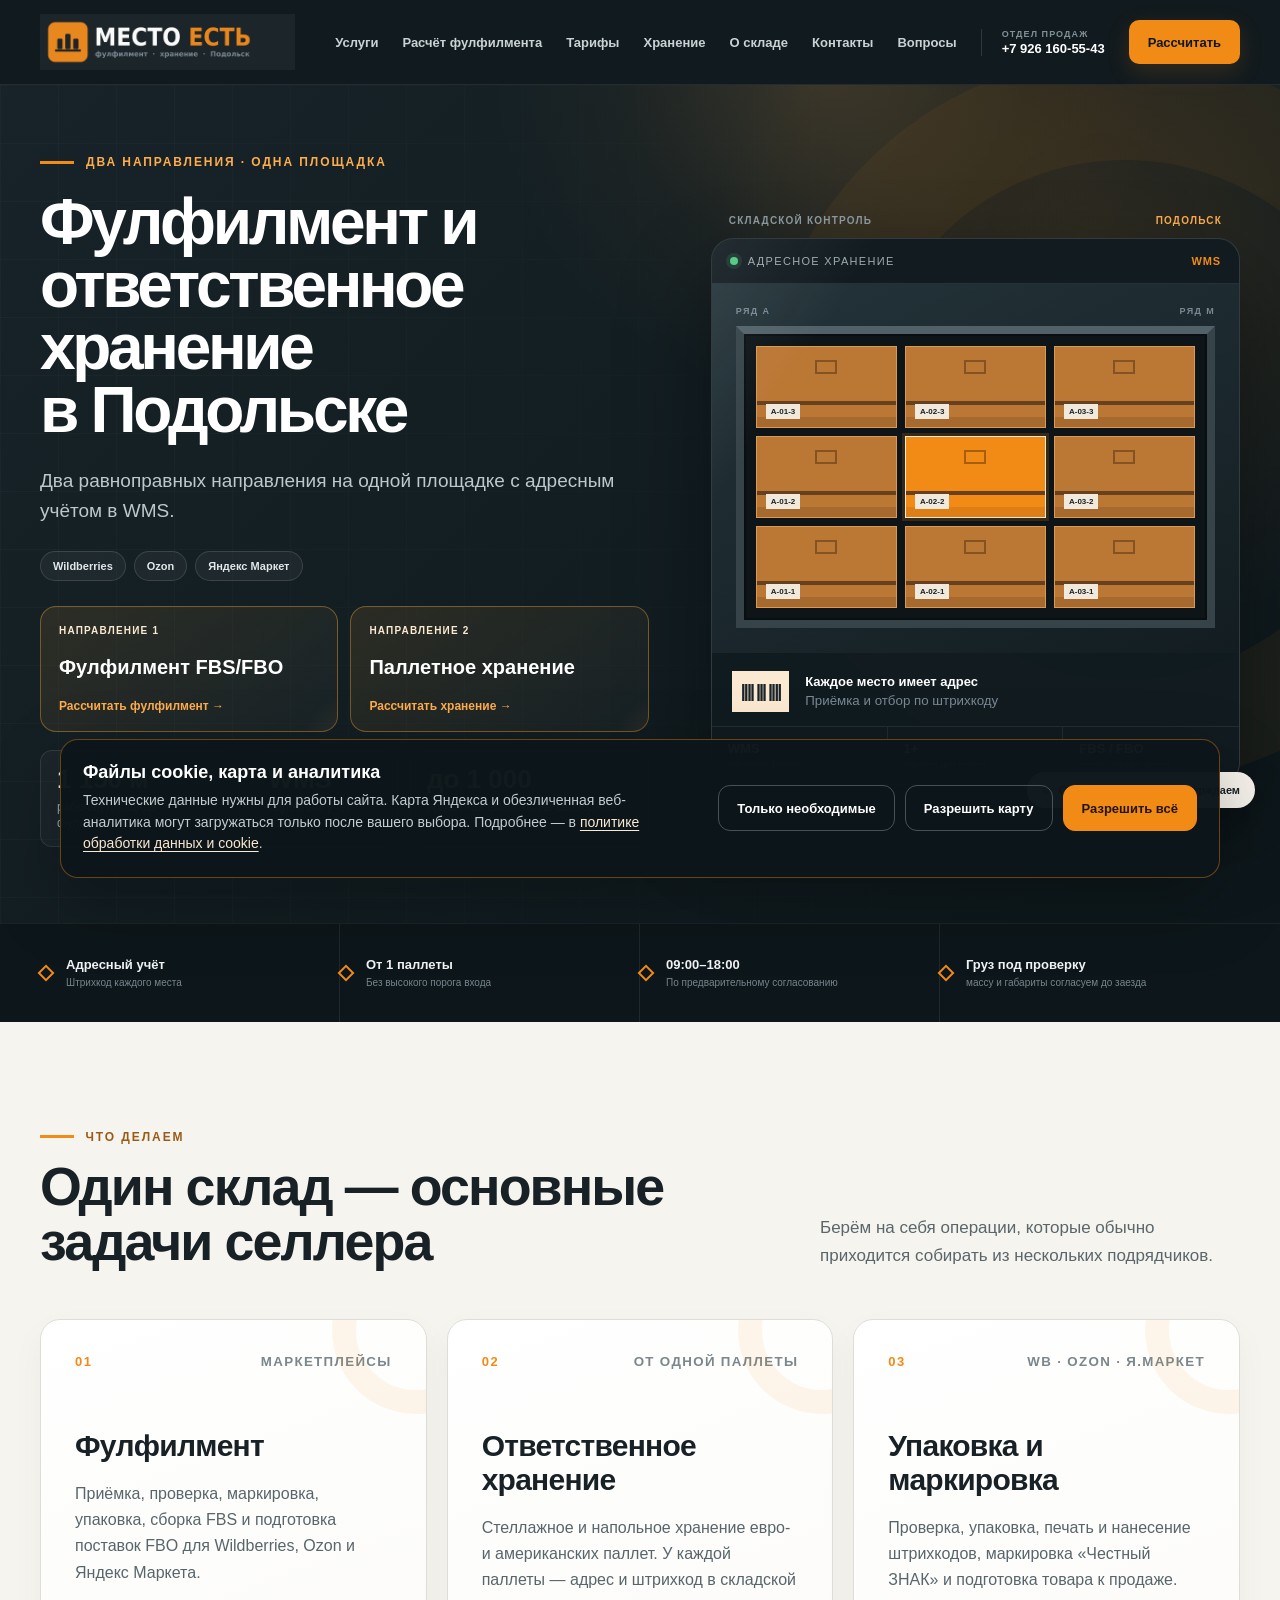
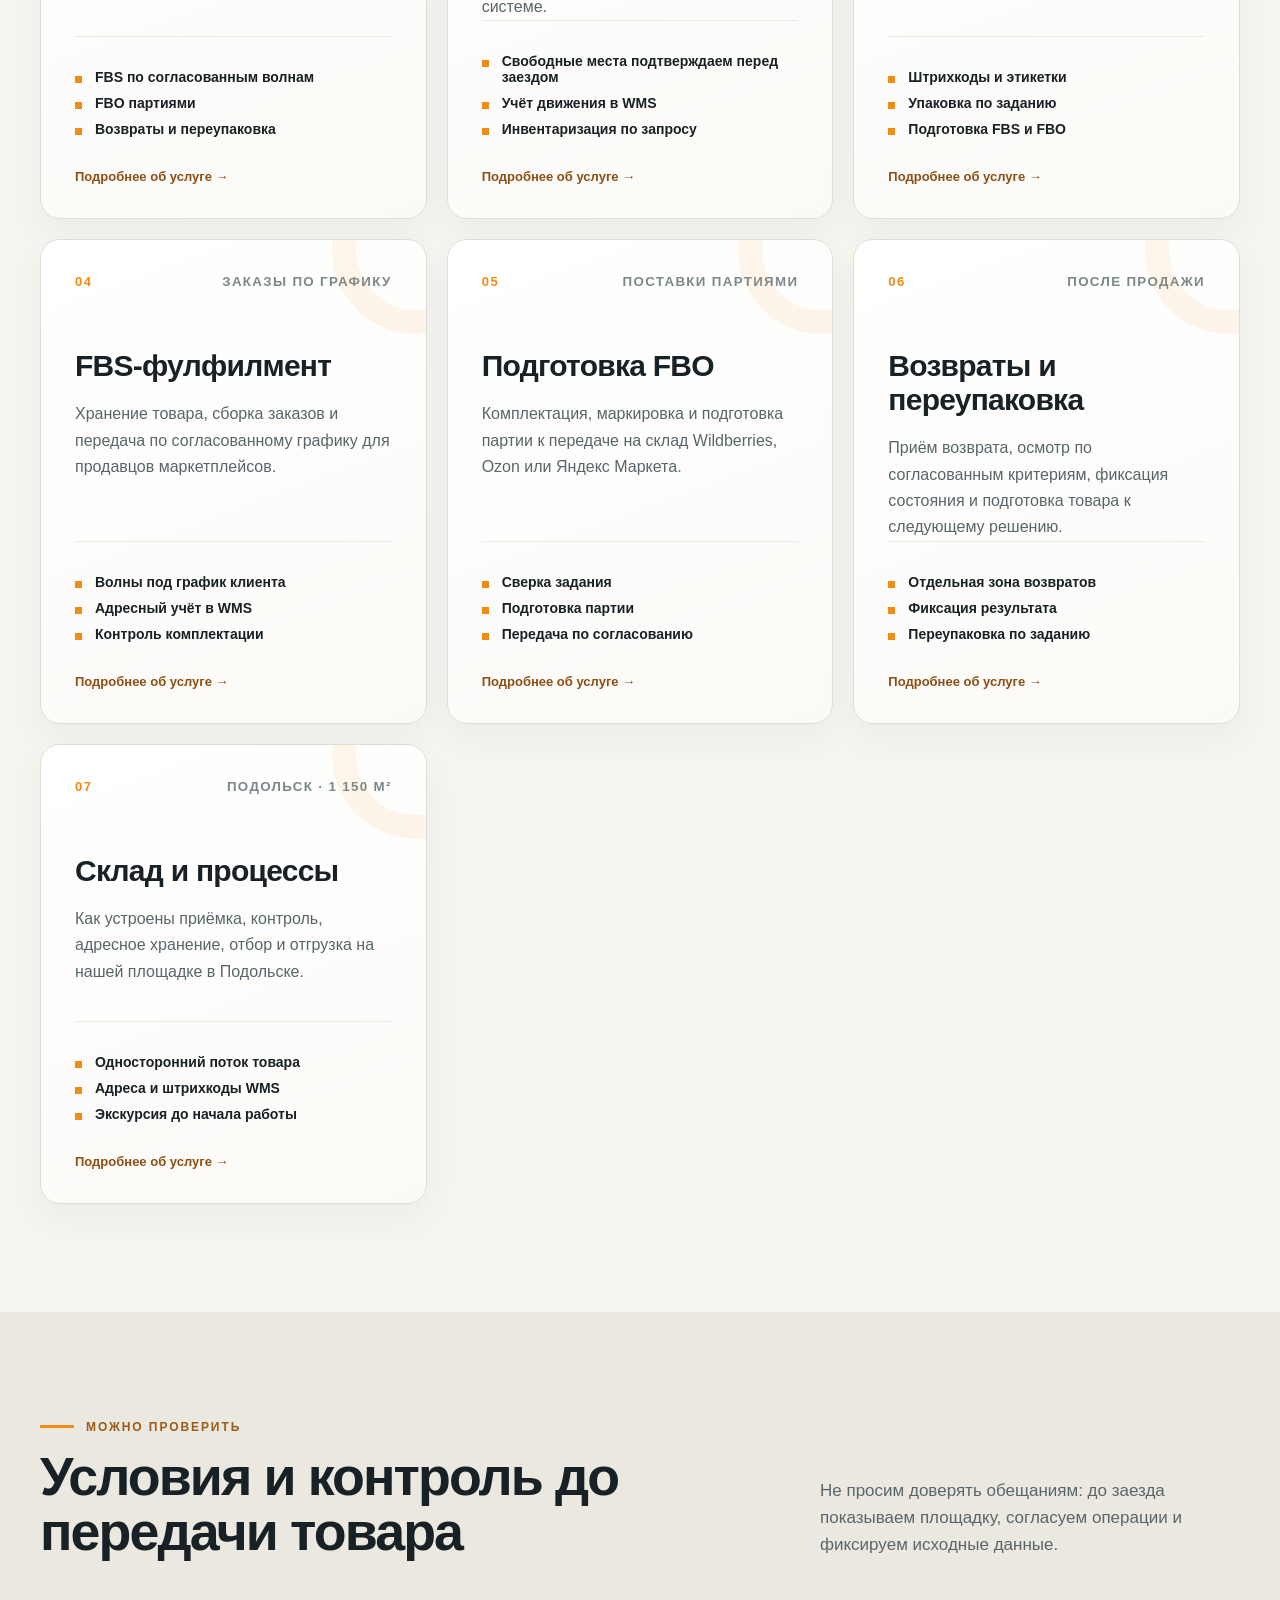
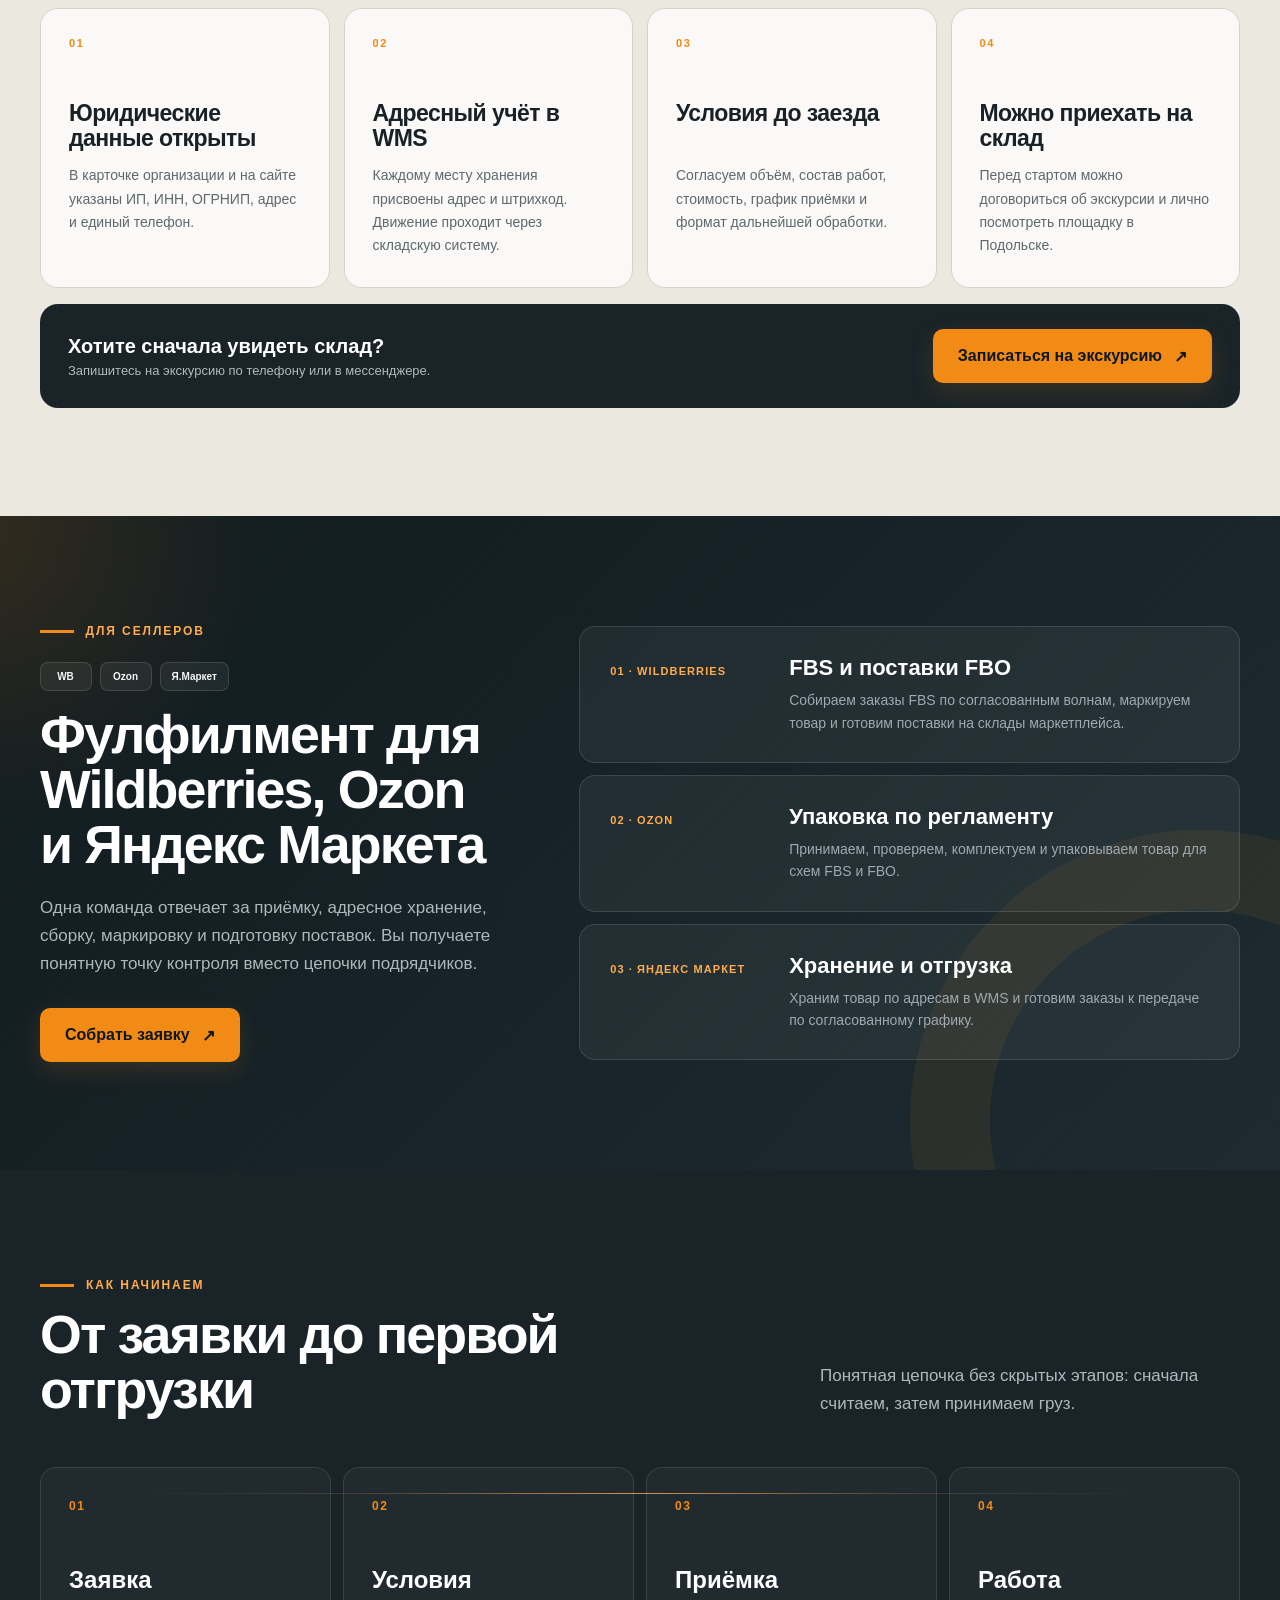
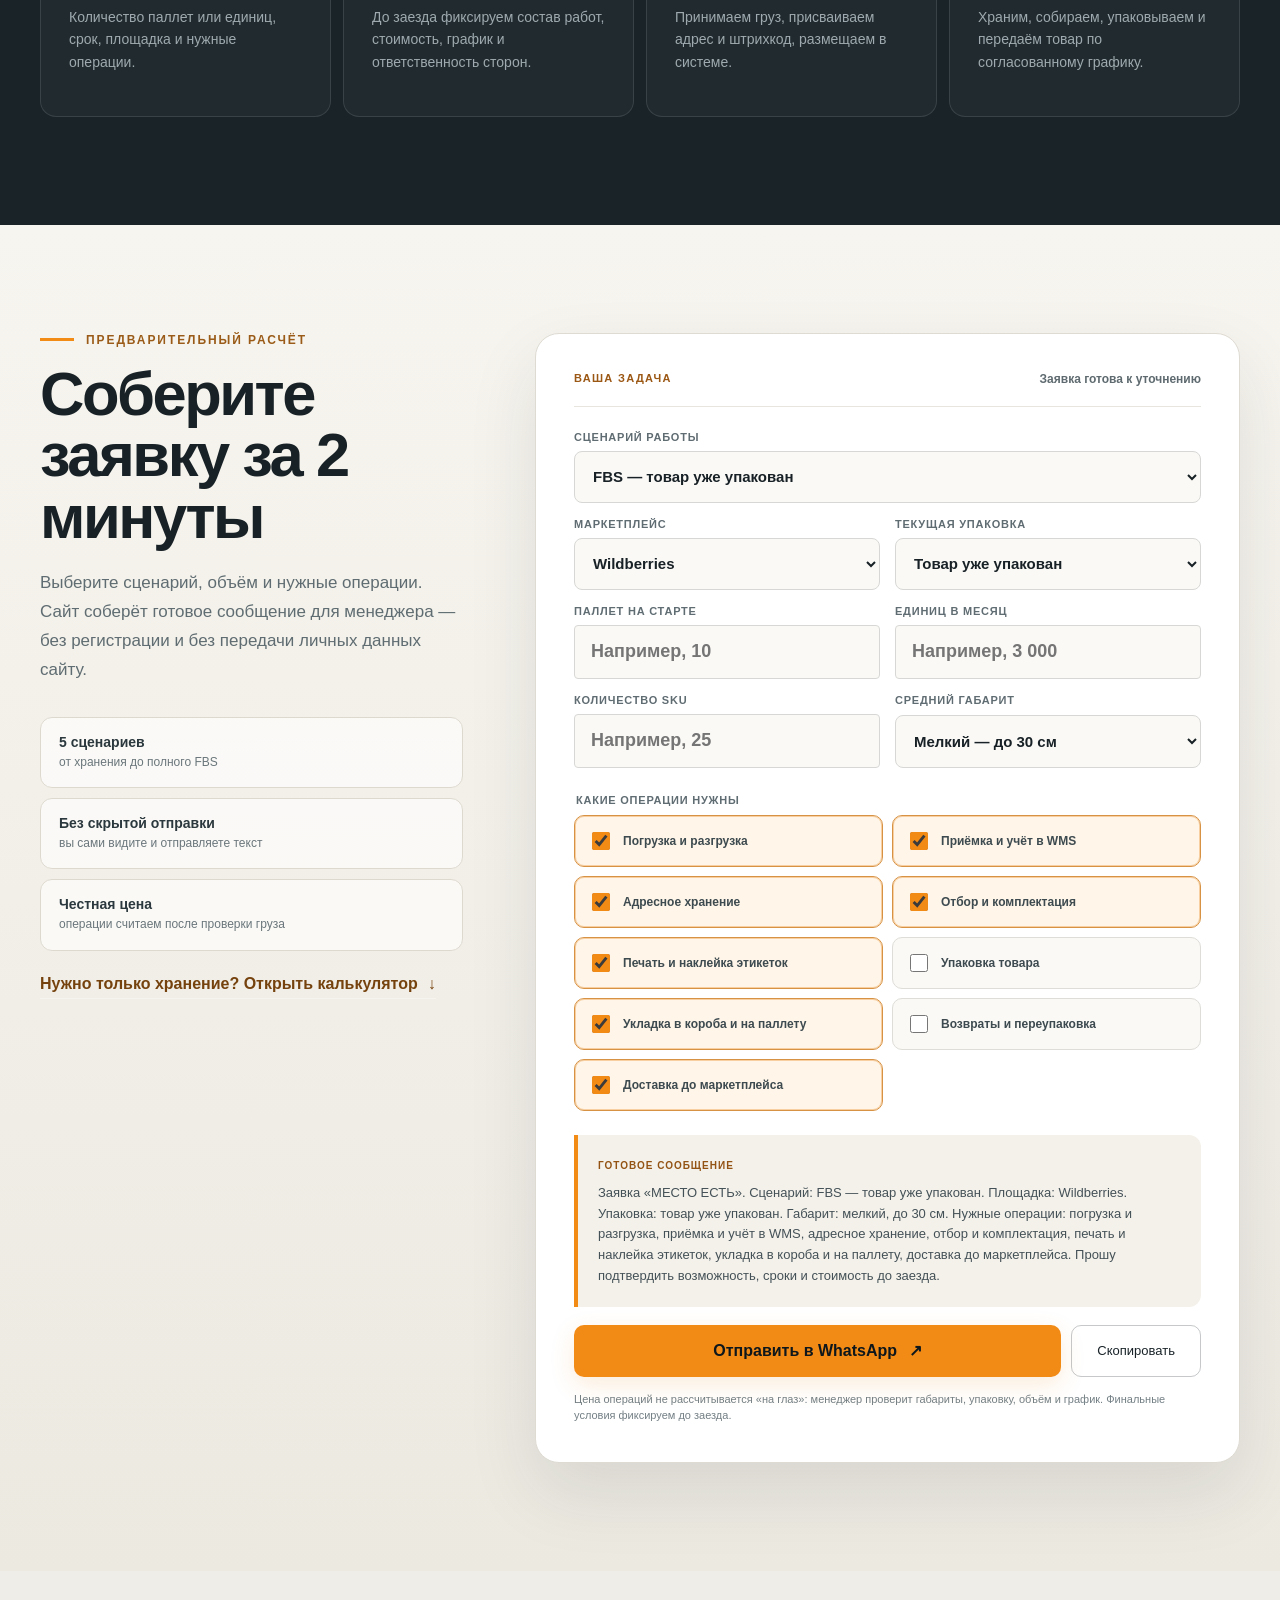
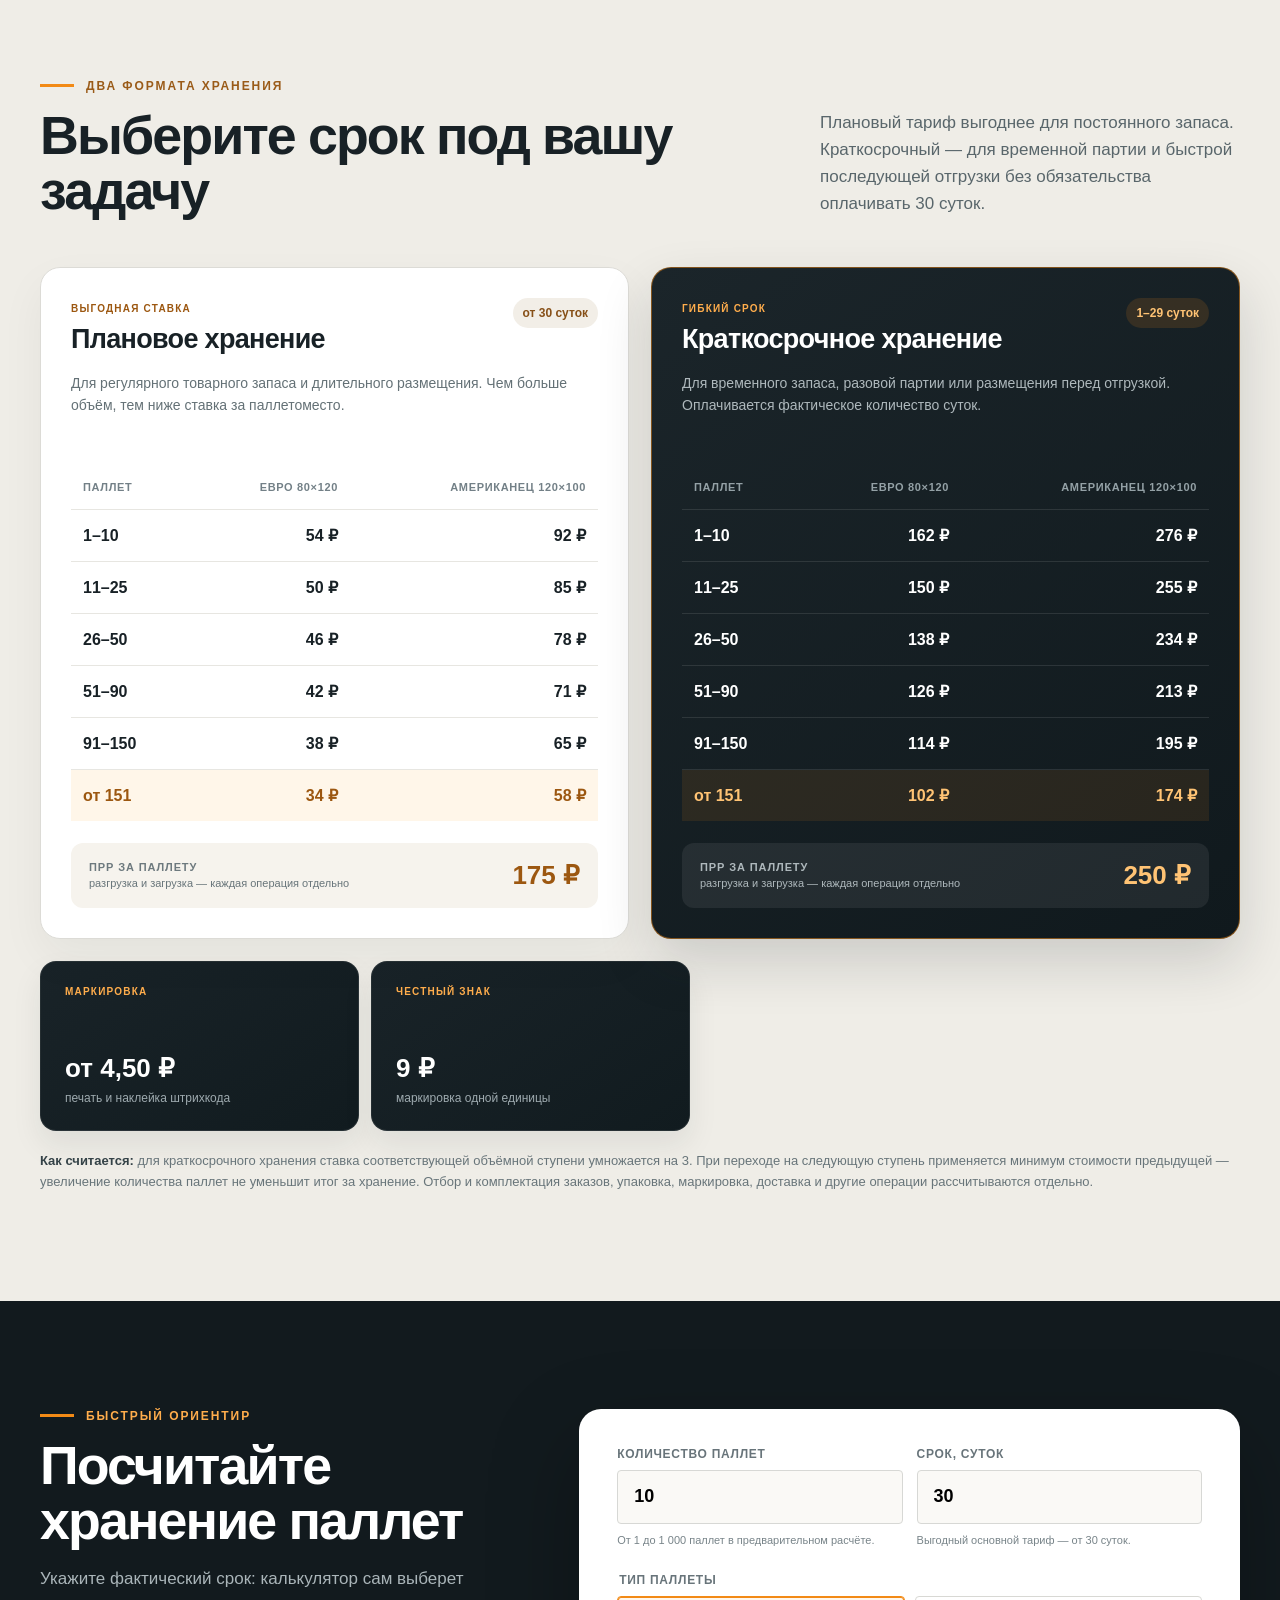
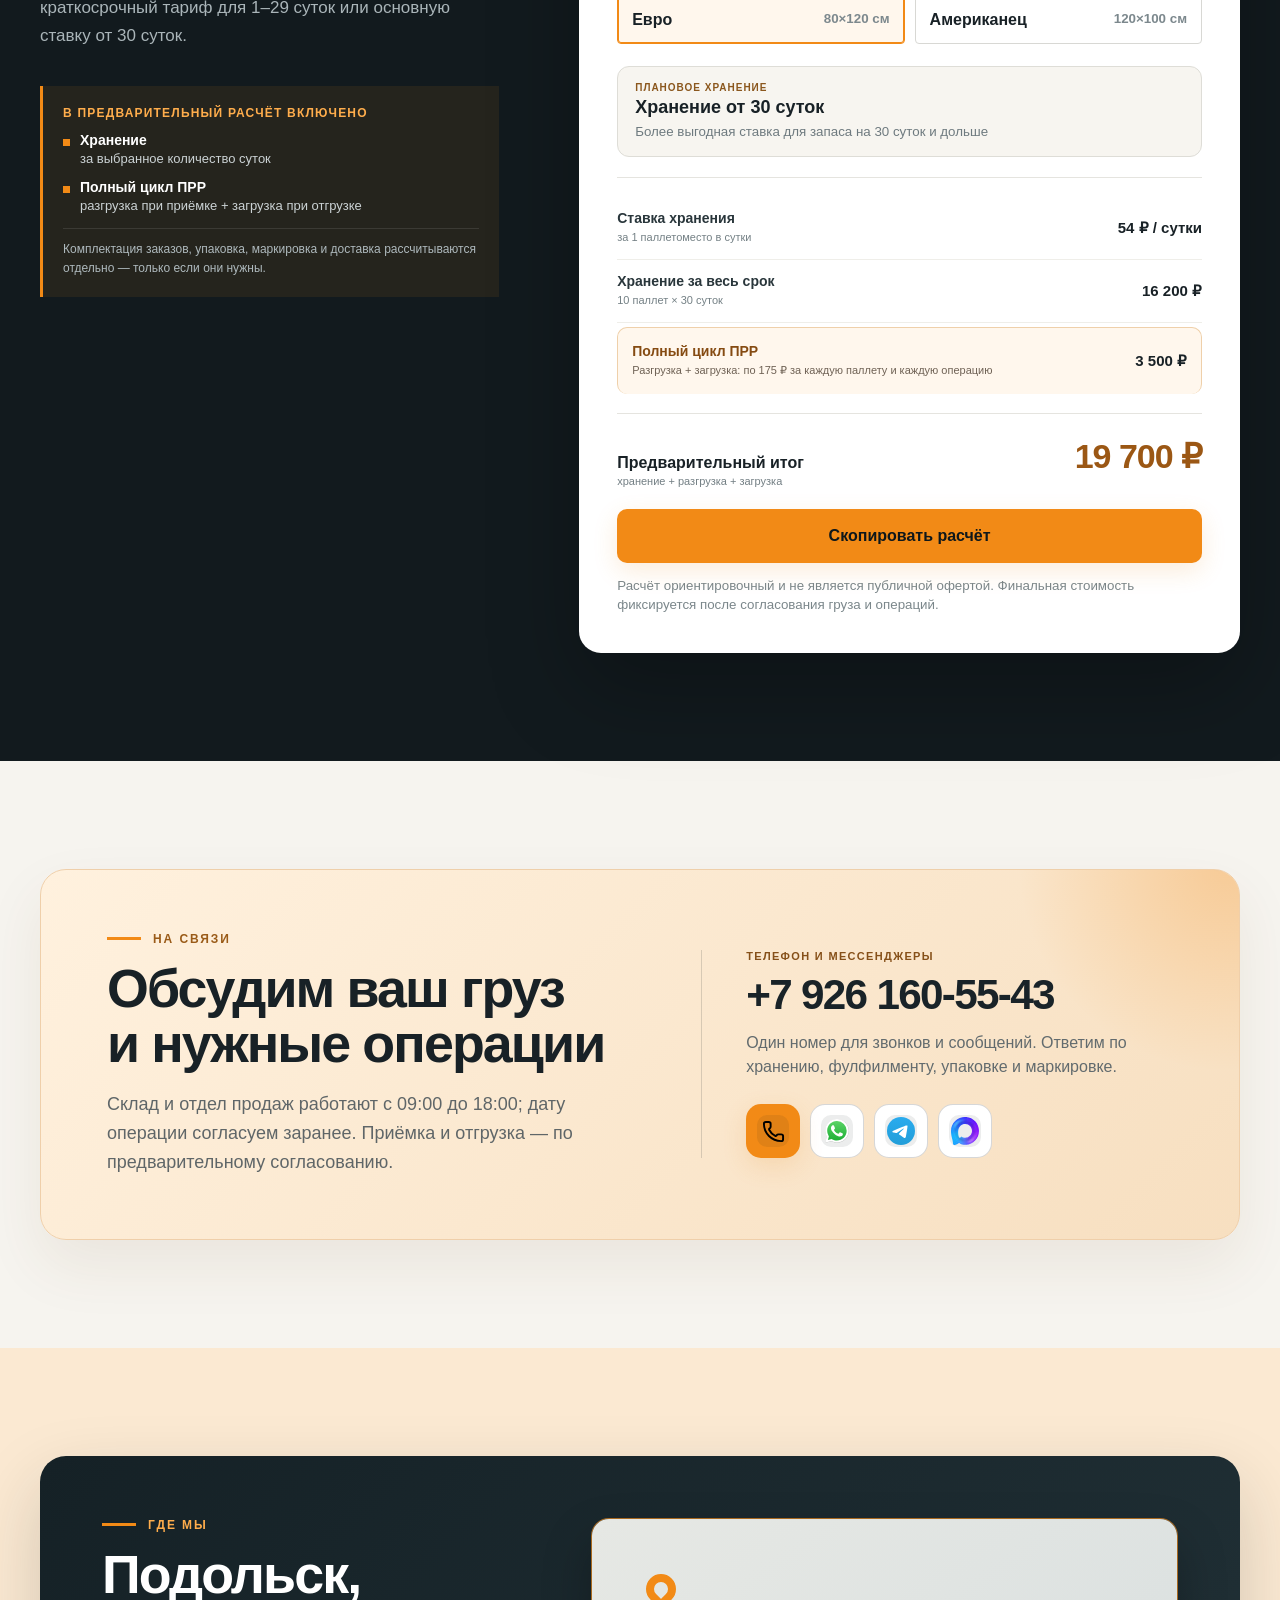
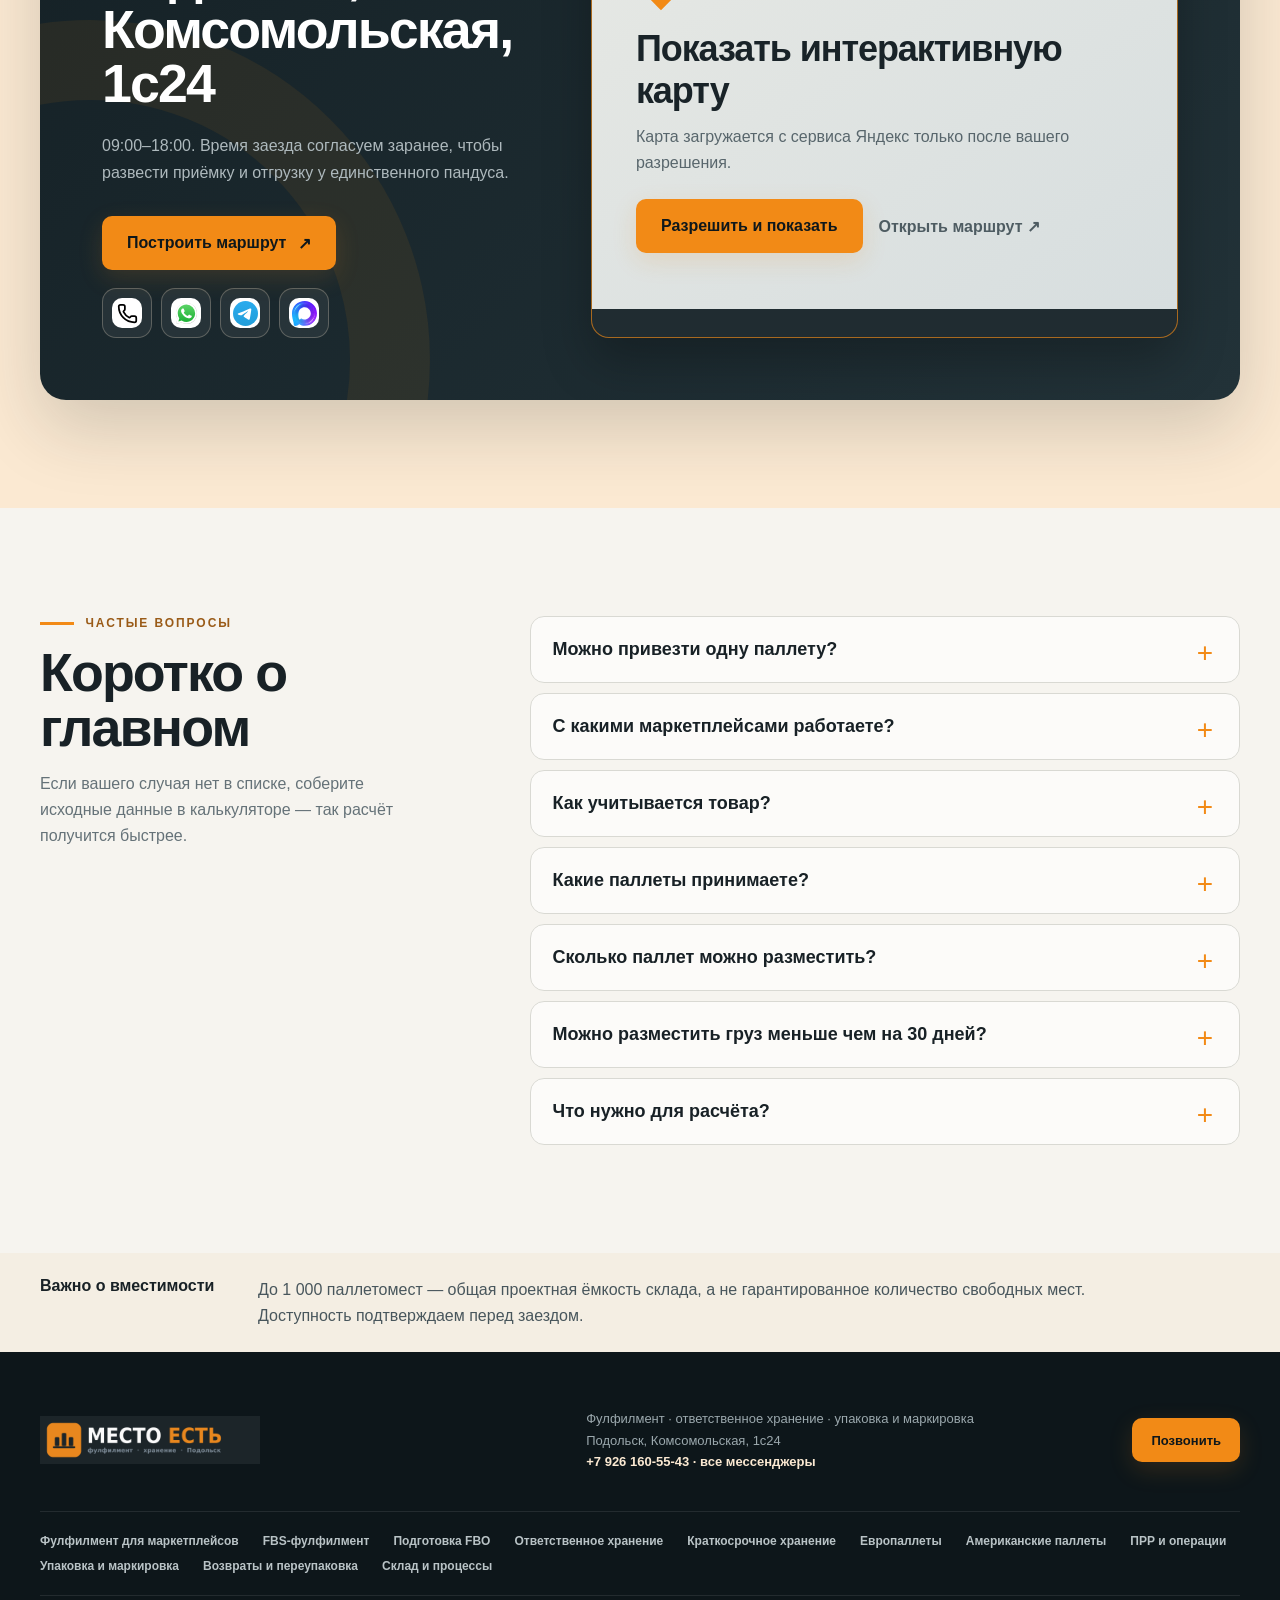
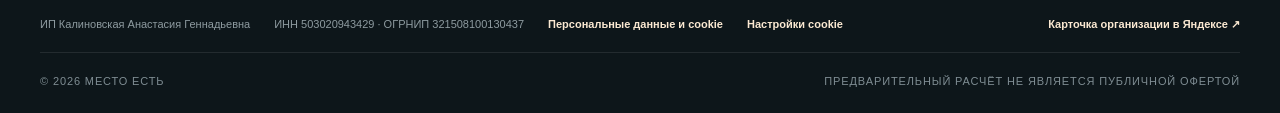
<file: index.html>
<!DOCTYPE html><html lang="ru"><head><meta charSet="utf-8"/><meta name="viewport" content="width=device-width, initial-scale=1"/><meta name="google-site-verification" content="fll9gPbKZuLawHREcNfsQ7qzjZknRpzVXAbEZnQur54"/><link rel="icon" href="/favicon.ico?v=20260806-2" sizes="any"/><link rel="icon" href="/favicon-32x32.png?v=20260806-2" type="image/png" sizes="32x32"/><link rel="shortcut icon" href="/favicon.ico?v=20260806-2"/><link rel="apple-touch-icon" href="/apple-touch-icon.png?v=20260806-2" sizes="180x180"/><meta name="theme-color" content="#1c2529"/>
<script type="application/ld+json" nonce="mestoest-static">{"@context":"https://schema.org","@graph":[{"@type":["LocalBusiness","Organization"],"@id":"https://mestoest-ff.ru/#organization","name":"МЕСТО ЕСТЬ","legalName":"Индивидуальный предприниматель Калиновская Анастасия Геннадьевна","taxID":"503020943429","url":"https://mestoest-ff.ru/","logo":"https://mestoest-ff.ru/logo-dark.png","image":"https://mestoest-ff.ru/og.png","telephone":"+79261605543","description":"Фулфилмент FBS/FBO и ответственное паллетное хранение в Подольске: WMS-учёт, приёмка, упаковка, маркировка, ПРР и отгрузка по согласованию.","address":{"@type":"PostalAddress","streetAddress":"Комсомольская улица, 1, стр. 24, Подольск, Московская область","addressLocality":"Подольск","addressRegion":"Московская область","addressCountry":"RU"},"geo":{"@type":"GeoCoordinates","latitude":55.427126,"longitude":37.550154},"areaServed":["Подольск","Москва","Московская область"],"sameAs":["https://yandex.ru/maps/org/31745698352"],"contactPoint":{"@type":"ContactPoint","telephone":"+79261605543","contactType":"sales","availableLanguage":"Russian"}},{"@type":"WebSite","@id":"https://mestoest-ff.ru/#website","url":"https://mestoest-ff.ru/","name":"МЕСТО ЕСТЬ","inLanguage":"ru-RU","publisher":{"@id":"https://mestoest-ff.ru/#organization"}},{"@type":"Service","@id":"https://mestoest-ff.ru/#fulfillment","name":"Фулфилмент для маркетплейсов в Подольске","provider":{"@id":"https://mestoest-ff.ru/#organization"},"areaServed":["Москва","Московская область"],"serviceType":["FBS","FBO","Ответственное хранение","Маркировка","Упаковка","Обработка возвратов"],"hasOfferCatalog":{"@type":"OfferCatalog","name":"Услуги фулфилмента и хранения","itemListElement":[{"@type":"Offer","itemOffered":{"@type":"Service","name":"Фулфилмент для маркетплейсов","url":"https://mestoest-ff.ru/fulfillment.html"}},{"@type":"Offer","itemOffered":{"@type":"Service","name":"FBS-фулфилмент","url":"https://mestoest-ff.ru/fbs-fulfillment.html"}},{"@type":"Offer","itemOffered":{"@type":"Service","name":"Подготовка поставок FBO","url":"https://mestoest-ff.ru/fbo-fulfillment.html"}},{"@type":"Offer","itemOffered":{"@type":"Service","name":"Ответственное хранение паллет","url":"https://mestoest-ff.ru/otvetstvennoe-hranenie.html"}},{"@type":"Offer","itemOffered":{"@type":"Service","name":"Упаковка и маркировка товара","url":"https://mestoest-ff.ru/upakovka-markirovka.html"}},{"@type":"Offer","itemOffered":{"@type":"Service","name":"Обработка возвратов","url":"https://mestoest-ff.ru/obrabotka-vozvratov.html"}},{"@type":"Offer","itemOffered":{"@type":"Service","name":"Склад фулфилмента в Подольске","url":"https://mestoest-ff.ru/sklad-podolsk.html"}}]}},{"@type":"FAQPage","mainEntity":[{"@type":"Question","name":"Можно привезти одну паллету?","acceptedAnswer":{"@type":"Answer","text":"Да. Ответственное хранение доступно от одной паллеты; ставка зависит от общего количества."}},{"@type":"Question","name":"С какими маркетплейсами работаете?","acceptedAnswer":{"@type":"Answer","text":"Готовим и обрабатываем товары для Wildberries, Ozon и Яндекс Маркета, включая FBS и FBO."}},{"@type":"Question","name":"Как учитывается товар?","acceptedAnswer":{"@type":"Answer","text":"Каждому месту хранения присваивается адрес и штрихкод в WMS. Движение паллеты проходит через складскую систему."}},{"@type":"Question","name":"Какие паллеты принимаете?","acceptedAnswer":{"@type":"Answer","text":"Европаллеты 80×120 см и американские паллеты 120×100 см. Массу, высоту и способ размещения согласуем до заезда."}},{"@type":"Question","name":"Сколько паллет можно разместить?","acceptedAnswer":{"@type":"Answer","text":"Рабочая площадка рассчитана на размещение до 1 000 паллето-мест. Это общая вместимость, а не число свободных мест: доступность подтверждаем перед каждым заездом."}},{"@type":"Question","name":"Можно разместить груз меньше чем на 30 дней?","acceptedAnswer":{"@type":"Answer","text":"Да. Для срока от 1 до 29 суток действует краткосрочный тариф: ставка соответствующей объёмной ступени умножается на 3, а разгрузка и загрузка стоят по 250 ₽ за паллету."}},{"@type":"Question","name":"Что нужно для расчёта?","acceptedAnswer":{"@type":"Answer","text":"Количество и тип паллет, срок хранения, частота отгрузок и список операций: приёмка, упаковка, маркировка или обработка FBS/FBO."}}]}]}</script><link rel="stylesheet" href="/site.css?v=0e9fbbaf1482"></head><body data-yandex-metrika-id="111877488"><main data-content-revision="default-2026-08-28"><header class="site-header"><div class="container header-inner"><a class="brand" href="#top" aria-label="Место Есть — на главную"><img src="/logo-dark.png" alt="Место Есть" width="320" height="80" loading="eager" fetchPriority="high" decoding="async" data-nimg="1"/></a><nav class="site-nav" aria-label="Основная навигация"><a href="#services" data-nav-target="services">Услуги</a><a href="#request" data-nav-target="request">Расчёт фулфилмента</a><a href="#prices" data-nav-target="prices">Тарифы</a><a href="#calculator" data-nav-target="calculator">Хранение</a><a href="/sklad-podolsk.html">О складе</a><a href="#contacts" data-nav-target="contacts">Контакты</a><a href="#faq" data-nav-target="faq">Вопросы</a></nav><details class="mobile-menu"><summary aria-label="Открыть меню"><span></span><span></span><span></span></summary><div><a href="#services" data-nav-target="services">Услуги</a><a href="#request" data-nav-target="request">Расчёт фулфилмента</a><a href="#prices" data-nav-target="prices">Тарифы</a><a href="#calculator" data-nav-target="calculator">Хранение</a><a href="/sklad-podolsk.html">О складе</a><a href="#contacts" data-nav-target="contacts">Контакты</a><a href="#faq" data-nav-target="faq">Вопросы</a></div></details><progress class="site-scroll-progress" max="100" value="0" aria-hidden="true" tabindex="-1"></progress><a class="header-phone" href="tel:+79261605543"><small>Отдел продаж</small><strong>+7 926 160-55-43</strong></a><a class="button button-small header-cta" href="#request">Рассчитать</a><a class="mobile-call" href="tel:+79261605543" aria-label="Позвонить в МЕСТО ЕСТЬ">☎</a></div></header><section class="hero" id="top"><div class="hero-grid" aria-hidden="true"></div><div class="container hero-inner"><div class="hero-copy" data-reveal="left"><div class="kicker"><span></span> <!-- -->Два направления · одна площадка</div><h1><span>Фулфилмент и ответственное хранение в Подольске</span></h1><p class="hero-lead">Два равноправных направления на одной площадке с адресным учётом в WMS.</p><div class="platform-row" aria-label="Маркетплейсы"><span>Wildberries</span><span>Ozon</span><span>Яндекс Маркет</span></div><div class="hero-directions" aria-label="Выберите направление"><a class="hero-direction" href="#request" data-track="direction_fulfillment"><small>Направление 1</small><strong>Фулфилмент FBS/FBO</strong><span>Рассчитать фулфилмент →</span></a><a class="hero-direction" href="#calculator" data-track="direction_storage"><small>Направление 2</small><strong>Паллетное хранение</strong><span>Рассчитать хранение →</span></a></div><div class="hero-facts" aria-label="Ключевые параметры склада"><div><strong>1 150<!-- --> м²</strong><span>рабочая площадь фулфилмента</span></div><div><strong>WMS</strong><span>адресный учёт товара</span></div><div><strong>до <!-- -->1 000</strong><span>проектная ёмкость, не свободные места</span></div></div></div><div class="warehouse-visual" data-warehouse-visual="true" data-reveal="right"><div class="warehouse-caption"><span>Складской контроль</span><b>Подольск</b></div><div class="warehouse-card" aria-label="Адресная система хранения"><div class="warehouse-card-head"><span class="status-dot"></span><span>АДРЕСНОЕ ХРАНЕНИЕ</span><b>WMS</b></div><div class="rack-scene"><div class="rack-labels"><span>РЯД A</span><span>РЯД M</span></div><div class="rack"><div class="pallet "><span class="box-mark"></span><small>A-01-3</small></div><div class="pallet "><span class="box-mark"></span><small>A-02-3</small></div><div class="pallet "><span class="box-mark"></span><small>A-03-3</small></div><div class="pallet "><span class="box-mark"></span><small>A-01-2</small></div><div class="pallet active"><span class="box-mark"></span><small>A-02-2</small></div><div class="pallet "><span class="box-mark"></span><small>A-03-2</small></div><div class="pallet "><span class="box-mark"></span><small>A-01-1</small></div><div class="pallet "><span class="box-mark"></span><small>A-02-1</small></div><div class="pallet "><span class="box-mark"></span><small>A-03-1</small></div></div></div><div class="scan-line"><span class="barcode">|||| ||| ||||</span><div><b>Каждое место имеет адрес</b><small>Приёмка и отбор по штрихкоду</small></div></div><div class="warehouse-summary" aria-label="Преимущества складского учёта"><span><b>WMS</b><small>движение товара</small></span><span><b>1+</b><small>паллета для старта</small></span><span><b>FBS / FBO</b><small>согласованные волны</small></span></div></div><div class="warehouse-chip"><span></span> Свободные места подтверждаем</div></div></div></section><section class="trust-strip" aria-label="Условия работы"><div class="container trust-grid"><div data-reveal="true"><b>Адресный учёт</b><small>Штрихкод каждого места</small></div><div data-reveal="true"><b>От 1 паллеты</b><small>Без высокого порога входа</small></div><div data-reveal="true"><b>09:00–18:00</b><small>По предварительному согласованию</small></div><div data-reveal="true"><b>Груз под проверку</b><small>массу и габариты согласуем до заезда</small></div></div></section><section class="section services" id="services"><div class="container"><div class="section-heading" data-reveal="true"><div><div class="kicker dark"><span></span> Что делаем</div><h2>Один склад — основные задачи селлера</h2></div><p>Берём на себя операции, которые обычно приходится собирать из нескольких подрядчиков.</p></div><div class="service-grid"><article class="service-card" data-reveal="true"><div class="service-top"><span>01</span><small>Маркетплейсы</small></div><h3>Фулфилмент</h3><p>Приёмка, проверка, маркировка, упаковка, сборка FBS и подготовка поставок FBO для Wildberries, Ozon и Яндекс Маркета.</p><ul><li>FBS по согласованным волнам</li><li>FBO партиями</li><li>Возвраты и переупаковка</li></ul><a href="/fulfillment.html" class="service-card-link">Подробнее об услуге <span>→</span></a></article><article class="service-card" data-reveal="true"><div class="service-top"><span>02</span><small>От одной паллеты</small></div><h3>Ответственное хранение</h3><p>Стеллажное и напольное хранение евро- и американских паллет. У каждой паллеты — адрес и штрихкод в складской системе.</p><ul><li>Свободные места подтверждаем перед заездом</li><li>Учёт движения в WMS</li><li>Инвентаризация по запросу</li></ul><a href="/otvetstvennoe-hranenie.html" class="service-card-link">Подробнее об услуге <span>→</span></a></article><article class="service-card" data-reveal="true"><div class="service-top"><span>03</span><small>WB · Ozon · Я.Маркет</small></div><h3>Упаковка и маркировка</h3><p>Проверка, упаковка, печать и нанесение штрихкодов, маркировка «Честный ЗНАК» и подготовка товара к продаже.</p><ul><li>Штрихкоды и этикетки</li><li>Упаковка по заданию</li><li>Подготовка FBS и FBO</li></ul><a href="/upakovka-markirovka.html" class="service-card-link">Подробнее об услуге <span>→</span></a></article><article class="service-card" data-reveal="true"><div class="service-top"><span>04</span><small>Заказы по графику</small></div><h3>FBS-фулфилмент</h3><p>Хранение товара, сборка заказов и передача по согласованному графику для продавцов маркетплейсов.</p><ul><li>Волны под график клиента</li><li>Адресный учёт в WMS</li><li>Контроль комплектации</li></ul><a href="/fbs-fulfillment.html" class="service-card-link">Подробнее об услуге <span>→</span></a></article><article class="service-card" data-reveal="true"><div class="service-top"><span>05</span><small>Поставки партиями</small></div><h3>Подготовка FBO</h3><p>Комплектация, маркировка и подготовка партии к передаче на склад Wildberries, Ozon или Яндекс Маркета.</p><ul><li>Сверка задания</li><li>Подготовка партии</li><li>Передача по согласованию</li></ul><a href="/fbo-fulfillment.html" class="service-card-link">Подробнее об услуге <span>→</span></a></article><article class="service-card" data-reveal="true"><div class="service-top"><span>06</span><small>После продажи</small></div><h3>Возвраты и переупаковка</h3><p>Приём возврата, осмотр по согласованным критериям, фиксация состояния и подготовка товара к следующему решению.</p><ul><li>Отдельная зона возвратов</li><li>Фиксация результата</li><li>Переупаковка по заданию</li></ul><a href="/obrabotka-vozvratov.html" class="service-card-link">Подробнее об услуге <span>→</span></a></article><article class="service-card" data-reveal="true"><div class="service-top"><span>07</span><small>Подольск · 1 150 м²</small></div><h3>Склад и процессы</h3><p>Как устроены приёмка, контроль, адресное хранение, отбор и отгрузка на нашей площадке в Подольске.</p><ul><li>Односторонний поток товара</li><li>Адреса и штрихкоды WMS</li><li>Экскурсия до начала работы</li></ul><a href="/sklad-podolsk.html" class="service-card-link">Подробнее об услуге <span>→</span></a></article></div></div></section><section class="section evidence-section" id="trust"><div class="container"><div class="section-heading" data-reveal="true"><div><div class="kicker dark"><span></span> Можно проверить</div><h2>Условия и контроль до передачи товара</h2></div><p>Не просим доверять обещаниям: до заезда показываем площадку, согласуем операции и фиксируем исходные данные.</p></div><div class="evidence-grid"><article data-reveal="true"><span>01</span><h3>Юридические данные открыты</h3><p>В карточке организации и на сайте указаны ИП, ИНН, ОГРНИП, адрес и единый телефон.</p></article><article data-reveal="true"><span>02</span><h3>Адресный учёт в WMS</h3><p>Каждому месту хранения присвоены адрес и штрихкод. Движение проходит через складскую систему.</p></article><article data-reveal="true"><span>03</span><h3>Условия до заезда</h3><p>Согласуем объём, состав работ, стоимость, график приёмки и формат дальнейшей обработки.</p></article><article data-reveal="true"><span>04</span><h3>Можно приехать на склад</h3><p>Перед стартом можно договориться об экскурсии и лично посмотреть площадку в Подольске.</p></article></div><div class="tour-cta"><div><b>Хотите сначала увидеть склад?</b><span>Запишитесь на экскурсию по телефону или в мессенджере.</span></div><a class="button" href="https://wa.me/79261605543?text=%D0%97%D0%B4%D1%80%D0%B0%D0%B2%D1%81%D1%82%D0%B2%D1%83%D0%B9%D1%82%D0%B5!%20%D0%A5%D0%BE%D1%87%D1%83%20%D1%83%D0%B7%D0%BD%D0%B0%D1%82%D1%8C%20%D1%83%D1%81%D0%BB%D0%BE%D0%B2%D0%B8%D1%8F%20%D1%84%D1%83%D0%BB%D1%84%D0%B8%D0%BB%D0%BC%D0%B5%D0%BD%D1%82%D0%B0%20%C2%AB%D0%9C%D0%95%D0%A1%D0%A2%D0%9E%20%D0%95%D0%A1%D0%A2%D0%AC%C2%BB." data-track="tour_open" target="_blank" rel="noopener noreferrer">Записаться на экскурсию <span>↗</span></a></div></div></section><section class="section marketplace-section" aria-labelledby="marketplace-heading"><div class="container marketplace-shell"><div class="marketplace-copy" data-reveal="left"><div class="kicker"><span></span> Для селлеров</div><div class="marketplace-badges" aria-label="Поддерживаемые маркетплейсы"><span>WB</span><span>Ozon</span><span>Я.Маркет</span></div><h2 id="marketplace-heading">Фулфилмент для Wildberries, Ozon и Яндекс Маркета</h2><p>Одна команда отвечает за приёмку, адресное хранение, сборку, маркировку и подготовку поставок. Вы получаете понятную точку контроля вместо цепочки подрядчиков.</p><a class="button" href="#request">Собрать заявку<!-- --> <span>↗</span></a></div><div class="marketplace-grid"><article class="marketplace-card" data-reveal="right"><span>0<!-- -->1<!-- --> · <!-- -->Wildberries</span><h3>FBS и поставки FBO</h3><p>Собираем заказы FBS по согласованным волнам, маркируем товар и готовим поставки на склады маркетплейса.</p></article><article class="marketplace-card" data-reveal="right"><span>0<!-- -->2<!-- --> · <!-- -->Ozon</span><h3>Упаковка по регламенту</h3><p>Принимаем, проверяем, комплектуем и упаковываем товар для схем FBS и FBO.</p></article><article class="marketplace-card" data-reveal="right"><span>0<!-- -->3<!-- --> · <!-- -->Яндекс Маркет</span><h3>Хранение и отгрузка</h3><p>Храним товар по адресам в WMS и готовим заказы к передаче по согласованному графику.</p></article></div></div></section><section class="section process-section"><div class="container"><div class="section-heading light" data-reveal="true"><div><div class="kicker"><span></span> Как начинаем</div><h2>От заявки до первой отгрузки</h2></div><p>Понятная цепочка без скрытых этапов: сначала считаем, затем принимаем груз.</p></div><div class="process-grid"><article class="process-step" data-reveal="true"><span>01</span><h3>Заявка</h3><p>Количество паллет или единиц, срок, площадка и нужные операции.</p></article><article class="process-step" data-reveal="true"><span>02</span><h3>Условия</h3><p>До заезда фиксируем состав работ, стоимость, график и ответственность сторон.</p></article><article class="process-step" data-reveal="true"><span>03</span><h3>Приёмка</h3><p>Принимаем груз, присваиваем адрес и штрихкод, размещаем в системе.</p></article><article class="process-step" data-reveal="true"><span>04</span><h3>Работа</h3><p>Храним, собираем, упаковываем и передаём товар по согласованному графику.</p></article></div></div></section><section class="section request-section" id="request" aria-labelledby="request-heading"><div class="container request-shell"><div class="request-intro"><div class="kicker dark"><span></span> Предварительный расчёт</div><h2 id="request-heading">Соберите заявку за 2 минуты</h2><p>Выберите сценарий, объём и нужные операции. Сайт соберёт готовое сообщение для менеджера — без регистрации и без передачи личных данных сайту.</p><div class="request-benefits"><div><strong>5 сценариев</strong><span>от хранения до полного FBS</span></div><div><strong>Без скрытой отправки</strong><span>вы сами видите и отправляете текст</span></div><div><strong>Честная цена</strong><span>операции считаем после проверки груза</span></div></div><a class="text-link request-storage-link" href="#calculator">Нужно только хранение? Открыть калькулятор <span>↓</span></a></div><form class="request-form" data-request-form="true" data-request-phone="79261605543"><div class="request-form-head"><span>Ваша задача</span><b data-request-step="true">Заявка готова к уточнению</b></div><div class="request-fields"><label class="request-field request-field-wide"><span>Сценарий работы</span><select name="scenario" data-request-input="scenario"><option value="storage">Только хранение</option><option value="fbo">Поставка FBO партиями</option><option value="fbs-ready" selected="">FBS — товар уже упакован</option><option value="fbs-full">FBS — полный цикл</option><option value="labeling">Маркировка или переупаковка</option></select></label><label class="request-field"><span>Маркетплейс</span><select name="marketplace" data-request-input="marketplace"><option value="wb" selected="">Wildberries</option><option value="ozon">Ozon</option><option value="ym">Yandex Market</option><option value="several">Несколько площадок</option><option value="none">Без маркетплейса</option></select></label><label class="request-field"><span>Текущая упаковка</span><select name="packaging" data-request-input="packaging"><option value="ready" selected="">Товар уже упакован</option><option value="needed">Нужна упаковка</option><option value="partial">Часть товара упакована</option><option value="unknown">Нужна проверка образца</option></select></label><label class="request-field"><span>Паллет на старте</span><input data-request-input="pallets" type="number" min="1" max="1000" inputMode="numeric" placeholder="Например, 10" name="pallets"/></label><label class="request-field"><span>Единиц в месяц</span><input data-request-input="units" type="number" min="1" inputMode="numeric" placeholder="Например, 3 000" name="units"/></label><label class="request-field"><span>Количество SKU</span><input data-request-input="sku" type="number" min="1" inputMode="numeric" placeholder="Например, 25" name="sku"/></label><label class="request-field"><span>Средний габарит</span><select name="size" data-request-input="size"><option value="small" selected="">Мелкий — до 30 см</option><option value="medium">Средний — 30–60 см</option><option value="large">Крупный — больше 60 см</option><option value="mixed">Разные габариты</option></select></label></div><fieldset class="request-services"><legend>Какие операции нужны</legend><div class="request-check-grid"><label><input type="checkbox" data-service-option="true" name="services" value="handling"/><span>Погрузка и разгрузка</span></label><label><input type="checkbox" data-service-option="true" name="services" value="receiving"/><span>Приёмка и учёт в WMS</span></label><label><input type="checkbox" data-service-option="true" name="services" value="storage"/><span>Адресное хранение</span></label><label><input type="checkbox" data-service-option="true" name="services" value="picking"/><span>Отбор и комплектация</span></label><label><input type="checkbox" data-service-option="true" name="services" value="labeling"/><span>Печать и наклейка этикеток</span></label><label><input type="checkbox" data-service-option="true" name="services" value="packing"/><span>Упаковка товара</span></label><label><input type="checkbox" data-service-option="true" name="services" value="consolidation"/><span>Укладка в короба и на паллету</span></label><label><input type="checkbox" data-service-option="true" name="services" value="returns"/><span>Возвраты и переупаковка</span></label><label><input type="checkbox" data-service-option="true" name="services" value="delivery"/><span>Доставка до маркетплейса</span></label></div></fieldset><div class="request-preview"><span>Готовое сообщение</span><p data-request-preview="true" aria-live="polite">Заявка «МЕСТО ЕСТЬ»: FBS — товар уже упакован, Wildberries. Нужен расчёт сроков и стоимости.</p></div><div class="request-actions"><a class="button request-send" data-request-whatsapp="true" href="https://wa.me/79261605543" target="_blank" rel="noopener noreferrer">Отправить в WhatsApp <span>↗</span></a><button class="button button-outline request-copy" type="button" data-request-copy="true">Скопировать</button></div><small class="request-disclaimer">Цена операций не рассчитывается «на глаз»: менеджер проверит габариты, упаковку, объём и график. Финальные условия фиксируем до заезда.</small></form></div></section><section class="section prices" id="prices" data-track-view="prices_view"><div class="container"><div class="section-heading" data-reveal="true"><div><div class="kicker dark"><span></span> Два формата хранения</div><h2>Выберите срок под вашу задачу</h2></div><p>Плановый тариф выгоднее для постоянного запаса. Краткосрочный — для временной партии и быстрой последующей отгрузки без обязательства оплачивать <!-- -->30<!-- --> суток.</p></div><div class="price-layout"><article class="rate-table-wrap tariff-card long-term-tariff" data-reveal="scale"><div class="tariff-card-head"><div><span class="tariff-pill">Выгодная ставка</span><h3>Плановое хранение</h3></div><b>от <!-- -->30<!-- --> суток</b></div><p class="tariff-copy">Для регулярного товарного запаса и длительного размещения. Чем больше объём, тем ниже ставка за паллетоместо.</p><table class="rate-table"><thead><tr><th>Паллет</th><th>Евро 80×120</th><th>Американец 120×100</th></tr></thead><tbody><tr><td>1–10</td><td>54 ₽</td><td>92 ₽</td></tr><tr><td>11–25</td><td>50 ₽</td><td>85 ₽</td></tr><tr><td>26–50</td><td>46 ₽</td><td>78 ₽</td></tr><tr><td>51–90</td><td>42 ₽</td><td>71 ₽</td></tr><tr><td>91–150</td><td>38 ₽</td><td>65 ₽</td></tr><tr><td>от 151</td><td>34 ₽</td><td>58 ₽</td></tr></tbody></table><div class="tariff-handling"><span>ПРР за паллету</span><strong>175<!-- --> ₽</strong><small>разгрузка и загрузка — каждая операция отдельно</small></div></article><article class="rate-table-wrap tariff-card short-term-tariff" data-reveal="scale"><div class="tariff-card-head"><div><span class="tariff-pill">Гибкий срок</span><h3>Краткосрочное хранение</h3></div><b>1–<!-- -->29<!-- --> суток</b></div><p class="tariff-copy">Для временного запаса, разовой партии или размещения перед отгрузкой. Оплачивается фактическое количество суток.</p><table class="rate-table"><thead><tr><th>Паллет</th><th>Евро 80×120</th><th>Американец 120×100</th></tr></thead><tbody><tr><td>1–10</td><td>162 ₽</td><td>276 ₽</td></tr><tr><td>11–25</td><td>150 ₽</td><td>255 ₽</td></tr><tr><td>26–50</td><td>138 ₽</td><td>234 ₽</td></tr><tr><td>51–90</td><td>126 ₽</td><td>213 ₽</td></tr><tr><td>91–150</td><td>114 ₽</td><td>195 ₽</td></tr><tr><td>от 151</td><td>102 ₽</td><td>174 ₽</td></tr></tbody></table><div class="tariff-handling"><span>ПРР за паллету</span><strong>250<!-- --> ₽</strong><small>разгрузка и загрузка — каждая операция отдельно</small></div></article></div><div class="quick-rates extra-rates"><article><span>Маркировка</span><strong>от 4,50 ₽</strong><p>печать и наклейка штрихкода</p></article><article><span>Честный ЗНАК</span><strong>9 ₽</strong><p>маркировка одной единицы</p></article></div><p class="price-note"><b>Как считается:</b> для краткосрочного хранения ставка соответствующей объёмной ступени умножается на <!-- -->3<!-- -->. При переходе на следующую ступень применяется минимум стоимости предыдущей — увеличение количества паллет не уменьшит итог за хранение. Отбор и комплектация заказов, упаковка, маркировка, доставка и другие операции рассчитываются отдельно.</p></div></section><section class="section calculator-section" id="calculator" data-track-view="storage_calculator_open"><div class="container calculator-shell"><div class="calculator-intro"><div class="kicker"><span></span> Быстрый ориентир</div><h2>Посчитайте хранение паллет</h2><p>Укажите фактический срок: калькулятор сам выберет краткосрочный тариф для 1–<!-- -->29<!-- --> суток или основную ставку от <!-- -->30<!-- --> суток.</p><div class="calculator-note"><b>В предварительный расчёт включено</b><ul><li><strong>Хранение</strong><span>за выбранное количество суток</span></li><li><strong>Полный цикл ПРР</strong><span>разгрузка при приёмке + загрузка при отгрузке</span></li></ul><p>Комплектация заказов, упаковка, маркировка и доставка рассчитываются отдельно — только если они нужны.</p></div></div><div class="calculator-panel"><div class="field-grid"><label><span>Количество паллет</span><input type="number" data-calculator-input="count" min="1" max="1000" step="1" inputMode="numeric" aria-invalid="false" aria-describedby="count-hint" value="10"/><small id="count-hint" class="field-hint " aria-live="polite">От 1 до 1000 паллет в предварительном расчёте.</small></label><label><span>Срок, суток</span><input type="number" data-calculator-input="days" min="1" step="1" inputMode="numeric" aria-invalid="false" aria-describedby="days-hint" value="30"/><small id="days-hint" class="field-hint " aria-live="polite">Выгодный основной тариф — от 30 суток.</small></label></div><fieldset><legend>Тип паллеты</legend><div class="pallet-type-toggle"><label class="selected"><input type="radio" name="pallet-type" checked="" value="euro"/><span>Евро <small>80×120 см</small></span></label><label class=""><input type="radio" name="pallet-type" value="american"/><span>Американец <small>120×100 см</small></span></label></div></fieldset><div class="calculator-tariff is-long" aria-live="polite"><span data-result="tariff-kicker">Плановое хранение</span><b data-result="tariff">Хранение от 30 суток</b><small data-result="tariff-note">Более выгодная ставка для запаса на 30 суток и дольше</small></div><div class="calculation-lines"><div class="calculation-row"><span class="calculation-label"><strong>Ставка хранения</strong><small>за 1 паллетоместо в сутки</small></span><b data-result="rate">54<!-- --> ₽ / сутки</b></div><div class="calculation-row"><span class="calculation-label"><strong>Хранение за весь срок</strong><small data-result="storage-detail">10<!-- --> паллет × <!-- -->30<!-- --> суток</small></span><b data-result="storage">16 200<!-- --> ₽</b></div><div class="calculation-row calculation-floor is-hidden"><span class="calculation-label"><strong>Минимум предыдущей ступени</strong><small>защищает итог от снижения при росте объёма</small></span><b data-result="minimum">0<!-- --> ₽</b></div><div class="calculation-row calculation-handling"><span class="calculation-label"><strong>Полный цикл ПРР</strong><small data-result="handling-detail">Разгрузка + загрузка: по <!-- -->175<!-- --> ₽ за каждую паллету и каждую операцию</small></span><b data-result="handling">3 500<!-- --> ₽</b></div></div><div class="calculation-total"><span><b>Предварительный итог</b><small>хранение + разгрузка + загрузка</small></span><strong data-result="total">19 700<!-- --> ₽</strong></div><button class="button calculator-button" type="button">Скопировать расчёт</button><small class="disclaimer">Расчёт ориентировочный и не является публичной офертой. Финальная стоимость фиксируется после согласования груза и операций.</small></div></div></section><section class="section contact-section" id="contacts"><div class="container contact-card" data-reveal="scale"><div class="contact-copy"><div class="kicker dark"><span></span> На связи</div><h2>Обсудим ваш груз и нужные операции</h2><p>Склад и отдел продаж работают с 09:00 до 18:00; дату операции согласуем заранее.<!-- --> <!-- -->Приёмка и отгрузка — по предварительному согласованию.</p></div><div class="contact-details"><span class="contact-label">Телефон и мессенджеры</span><a class="contact-phone" href="tel:+79261605543">+7 926 160-55-43</a><p>Один номер для звонков и сообщений. Ответим по хранению, фулфилменту, упаковке и маркировке.</p><div class="messenger-actions" aria-label="Связаться с МЕСТО ЕСТЬ"><a class="button contact-action" href="tel:+79261605543" aria-label="Позвонить" title="Позвонить"><span class="action-icon-shell" aria-hidden="true"><img src="/phone.svg" alt="" width="30" height="30" loading="lazy" decoding="async" class="action-icon" data-nimg="1"/></span></a><a class="messenger-button whatsapp" href="https://wa.me/79261605543?text=%D0%97%D0%B4%D1%80%D0%B0%D0%B2%D1%81%D1%82%D0%B2%D1%83%D0%B9%D1%82%D0%B5!%20%D0%A5%D0%BE%D1%87%D1%83%20%D1%83%D0%B7%D0%BD%D0%B0%D1%82%D1%8C%20%D1%83%D1%81%D0%BB%D0%BE%D0%B2%D0%B8%D1%8F%20%D1%84%D1%83%D0%BB%D1%84%D0%B8%D0%BB%D0%BC%D0%B5%D0%BD%D1%82%D0%B0%20%C2%AB%D0%9C%D0%95%D0%A1%D0%A2%D0%9E%20%D0%95%D0%A1%D0%A2%D0%AC%C2%BB." target="_blank" rel="noopener noreferrer" aria-label="Написать в WhatsApp" title="WhatsApp"><span class="action-icon-shell" aria-hidden="true"><img src="/whatsapp.svg" alt="" width="30" height="30" loading="lazy" decoding="async" class="action-icon" data-nimg="1"/></span></a><a class="messenger-button telegram" href="https://t.me/+79261605543?text=%D0%97%D0%B4%D1%80%D0%B0%D0%B2%D1%81%D1%82%D0%B2%D1%83%D0%B9%D1%82%D0%B5!%20%D0%A5%D0%BE%D1%87%D1%83%20%D1%83%D0%B7%D0%BD%D0%B0%D1%82%D1%8C%20%D1%83%D1%81%D0%BB%D0%BE%D0%B2%D0%B8%D1%8F%20%D1%84%D1%83%D0%BB%D1%84%D0%B8%D0%BB%D0%BC%D0%B5%D0%BD%D1%82%D0%B0%20%C2%AB%D0%9C%D0%95%D0%A1%D0%A2%D0%9E%20%D0%95%D0%A1%D0%A2%D0%AC%C2%BB." target="_blank" rel="noopener noreferrer" aria-label="Написать в Telegram" title="Telegram"><span class="action-icon-shell" aria-hidden="true"><img src="/telegram.svg" alt="" width="30" height="30" loading="lazy" decoding="async" class="action-icon" data-nimg="1"/></span></a><a class="messenger-button max" href="https://max.ru/u/f9LHodD0cOIG47hMp2xjmu6pSffCd8nLOTj83M1FBpXTJO8uJIqgu84ixJ0" target="_blank" rel="noopener noreferrer" aria-label="Написать в MAX" title="MAX"><span class="action-icon-shell" aria-hidden="true"><img src="/max.svg" alt="" width="30" height="30" loading="lazy" decoding="async" class="action-icon" data-nimg="1"/></span></a></div></div></div></section><section class="section location-section"><div class="container location-card" data-reveal="true"><div><div class="kicker"><span></span> Где мы</div><h2>Подольск, Комсомольская, 1с24</h2><p>09:00–18:00<!-- -->. Время заезда согласуем заранее, чтобы развести приёмку и отгрузку у единственного пандуса.</p><div class="location-actions"><a class="button" href="https://yandex.ru/maps/10747/podolsk/?ll=37.550154%2C55.427126&amp;mode=routes&amp;rtext=~55.427126%2C37.550154&amp;rtt=auto&amp;z=16" target="_blank" rel="noopener noreferrer">Построить маршрут <span>↗</span></a><div class="location-contact-grid" aria-label="Телефон и мессенджеры"><a class="location-contact" href="tel:+79261605543" aria-label="Позвонить" title="Позвонить"><span class="action-icon-shell" aria-hidden="true"><img src="/phone.svg" alt="" width="26" height="26" loading="lazy" decoding="async" class="action-icon" data-nimg="1"/></span></a><a class="location-contact" href="https://wa.me/79261605543?text=%D0%97%D0%B4%D1%80%D0%B0%D0%B2%D1%81%D1%82%D0%B2%D1%83%D0%B9%D1%82%D0%B5!%20%D0%A5%D0%BE%D1%87%D1%83%20%D1%83%D0%B7%D0%BD%D0%B0%D1%82%D1%8C%20%D1%83%D1%81%D0%BB%D0%BE%D0%B2%D0%B8%D1%8F%20%D1%84%D1%83%D0%BB%D1%84%D0%B8%D0%BB%D0%BC%D0%B5%D0%BD%D1%82%D0%B0%20%C2%AB%D0%9C%D0%95%D0%A1%D0%A2%D0%9E%20%D0%95%D0%A1%D0%A2%D0%AC%C2%BB." target="_blank" rel="noopener noreferrer" aria-label="Написать в WhatsApp" title="WhatsApp"><span class="action-icon-shell" aria-hidden="true"><img src="/whatsapp.svg" alt="" width="26" height="26" loading="lazy" decoding="async" class="action-icon" data-nimg="1"/></span></a><a class="location-contact" href="https://t.me/+79261605543?text=%D0%97%D0%B4%D1%80%D0%B0%D0%B2%D1%81%D1%82%D0%B2%D1%83%D0%B9%D1%82%D0%B5!%20%D0%A5%D0%BE%D1%87%D1%83%20%D1%83%D0%B7%D0%BD%D0%B0%D1%82%D1%8C%20%D1%83%D1%81%D0%BB%D0%BE%D0%B2%D0%B8%D1%8F%20%D1%84%D1%83%D0%BB%D1%84%D0%B8%D0%BB%D0%BC%D0%B5%D0%BD%D1%82%D0%B0%20%C2%AB%D0%9C%D0%95%D0%A1%D0%A2%D0%9E%20%D0%95%D0%A1%D0%A2%D0%AC%C2%BB." target="_blank" rel="noopener noreferrer" aria-label="Написать в Telegram" title="Telegram"><span class="action-icon-shell" aria-hidden="true"><img src="/telegram.svg" alt="" width="26" height="26" loading="lazy" decoding="async" class="action-icon" data-nimg="1"/></span></a><a class="location-contact" href="https://max.ru/u/f9LHodD0cOIG47hMp2xjmu6pSffCd8nLOTj83M1FBpXTJO8uJIqgu84ixJ0" target="_blank" rel="noopener noreferrer" aria-label="Написать в MAX" title="MAX"><span class="action-icon-shell" aria-hidden="true"><img src="/max.svg" alt="" width="26" height="26" loading="lazy" decoding="async" class="action-icon" data-nimg="1"/></span></a></div></div></div><div class="map-embed-shell"><div class="map-consent" data-map-placeholder="true"><span class="route-pin" aria-hidden="true"></span><strong>Показать интерактивную карту</strong><p>Карта загружается с сервиса Яндекс только после вашего разрешения.</p><div><button class="button" type="button" data-cookie-enable-map="true">Разрешить и показать</button><a href="https://yandex.ru/maps/10747/podolsk/?ll=37.550154%2C55.427126&amp;mode=routes&amp;rtext=~55.427126%2C37.550154&amp;rtt=auto&amp;z=16" target="_blank" rel="noopener noreferrer">Открыть маршрут ↗</a></div></div><iframe class="map-embed" data-cookie-service="yandex-map" data-src="https://yandex.ru/map-widget/v1/?ll=37.550154%2C55.427126&amp;pt=37.550154%2C55.427126%2Cpm2or&amp;z=19" title="Фулфилмент МЕСТО ЕСТЬ — ворота приёмки и отгрузки" loading="lazy" allowFullScreen="" hidden=""></iframe><a class="map-route-button" href="https://yandex.ru/maps/10747/podolsk/?ll=37.550154%2C55.427126&amp;mode=routes&amp;rtext=~55.427126%2C37.550154&amp;rtt=auto&amp;z=16" target="_blank" rel="noopener noreferrer" aria-label="Построить маршрут к воротам Фулфилмент МЕСТО ЕСТЬ" data-map-overlay="true" hidden=""><span class="route-pin" aria-hidden="true"></span><span><b>МЕСТО ЕСТЬ</b><small>Маршрут к воротам</small></span><strong>↗</strong></a></div></div></section><section class="section faq" id="faq"><div class="container faq-layout" data-reveal="true"><div><div class="kicker dark"><span></span> Частые вопросы</div><h2>Коротко о главном</h2><p>Если вашего случая нет в списке, соберите исходные данные в калькуляторе — так расчёт получится быстрее.</p></div><div class="faq-list"><details><summary>Можно привезти одну паллету?</summary><p>Да. Ответственное хранение доступно от одной паллеты; ставка зависит от общего количества.</p></details><details><summary>С какими маркетплейсами работаете?</summary><p>Готовим и обрабатываем товары для Wildberries, Ozon и Яндекс Маркета, включая FBS и FBO.</p></details><details><summary>Как учитывается товар?</summary><p>Каждому месту хранения присваивается адрес и штрихкод в WMS. Движение паллеты проходит через складскую систему.</p></details><details><summary>Какие паллеты принимаете?</summary><p>Европаллеты 80×120 см и американские паллеты 120×100 см. Массу, высоту и способ размещения согласуем до заезда.</p></details><details><summary>Сколько паллет можно разместить?</summary><p>Рабочая площадка рассчитана на размещение до 1 000 паллето-мест. Это общая вместимость, а не число свободных мест: доступность подтверждаем перед каждым заездом.</p></details><details><summary>Можно разместить груз меньше чем на 30 дней?</summary><p>Да. Для срока от 1 до 29 суток действует краткосрочный тариф: ставка соответствующей объёмной ступени умножается на 3, а разгрузка и загрузка стоят по 250 ₽ за паллету.</p></details><details><summary>Что нужно для расчёта?</summary><p>Количество и тип паллет, срок хранения, частота отгрузок и список операций: приёмка, упаковка, маркировка или обработка FBS/FBO.</p></details></div></div></section><section class="capacity-note" aria-label="Пояснение о вместимости"><div class="container"><strong>Важно о вместимости</strong><p>До 1 000 паллетомест — общая проектная ёмкость склада, а не гарантированное количество свободных мест. Доступность подтверждаем перед заездом.</p></div></section><footer><div class="container footer-top"><img src="/logo-dark.png" alt="Место Есть" width="240" height="60" loading="lazy" decoding="async" data-nimg="1"/><p>Фулфилмент · ответственное хранение · упаковка и маркировка<br/>Подольск, Комсомольская, 1с24<br/><a href="tel:+79261605543">+7 926 160-55-43<!-- --> · все мессенджеры</a></p><a class="button button-small" href="tel:+79261605543">Позвонить</a></div><div class="container footer-service-links"><a href="/fulfillment.html">Фулфилмент для маркетплейсов</a><a href="/fbs-fulfillment.html">FBS-фулфилмент</a><a href="/fbo-fulfillment.html">Подготовка FBO</a><a href="/otvetstvennoe-hranenie.html">Ответственное хранение</a><a href="/kratkosrochnoe-hranenie.html">Краткосрочное хранение</a><a href="/hranenie-evropallet.html">Европаллеты</a><a href="/hranenie-amerikanskih-pallet.html">Американские паллеты</a><a href="/prr-i-skladskie-operacii.html">ПРР и операции</a><a href="/upakovka-markirovka.html">Упаковка и маркировка</a><a href="/obrabotka-vozvratov.html">Возвраты и переупаковка</a><a href="/sklad-podolsk.html">Склад и процессы</a></div><div class="container footer-legal" id="requisites"><span>ИП Калиновская Анастасия Геннадьевна</span><span>ИНН 503020943429 · ОГРНИП 321508100130437</span><a href="/privacy.html">Персональные данные и cookie</a><button type="button" data-cookie-settings="true">Настройки cookie</button><a href="https://yandex.ru/maps/org/31745698352" target="_blank" rel="noopener noreferrer">Карточка организации в Яндексе ↗</a></div><div class="container footer-bottom"><span>© 2026 МЕСТО ЕСТЬ</span><span>Предварительный расчёт не является публичной офертой</span></div></footer></main><!--$--><!--/$--><aside class="cookie-banner" data-cookie-banner="true" hidden="" aria-labelledby="cookie-banner-title"><div class="cookie-banner-copy"><strong id="cookie-banner-title">Файлы cookie, карта и аналитика</strong><p>Технические данные нужны для работы сайта. Карта Яндекса и обезличенная веб-аналитика могут загружаться только после вашего выбора. Подробнее — в<!-- --> <a href="/privacy.html">политике обработки данных и cookie</a>.</p></div><div class="cookie-banner-actions"><button class="cookie-button cookie-button-secondary" type="button" data-cookie-essential="true">Только необходимые</button><button class="cookie-button cookie-button-secondary" type="button" data-cookie-map="true">Разрешить карту</button><button class="cookie-button" type="button" data-cookie-accept="true">Разрешить всё</button></div></aside><div hidden=""><!--$?--><template id="B:0"></template><!--/$--></div><div hidden id="S:0"><div hidden=""><title>Фулфилмент и ответственное хранение в Подольске — МЕСТО ЕСТЬ</title><meta name="description" content="Фулфилмент FBS/FBO и ответственное паллетное хранение в Подольске: WMS-учёт, приёмка, упаковка, маркировка, ПРР и отгрузка по согласованию."><meta name="application-name" content="МЕСТО ЕСТЬ"><meta name="keywords" content="фулфилмент Подольск,фулфилмент для Wildberries,фулфилмент для Ozon,фулфилмент для Яндекс Маркета,ответственное хранение Подольск,хранение паллет Московская область,FBS фулфилмент,FBO поставки,упаковка товара для Wildberries,упаковка товара для Ozon,маркировка товара для маркетплейсов,паллетное хранение Подольск,обработка возвратов маркетплейсов"><meta name="category" content="Логистика и складские услуги"><meta name="robots" content="index, follow"><meta name="googlebot" content="index, follow, max-image-preview:large"><meta property="og:title" content="Фулфилмент и ответственное хранение в Подольске — МЕСТО ЕСТЬ"><meta property="og:description" content="Фулфилмент FBS/FBO и ответственное паллетное хранение в Подольске: WMS-учёт, приёмка, упаковка, маркировка, ПРР и отгрузка по согласованию."><meta name="twitter:card" content="summary"><meta name="twitter:title" content="Фулфилмент и ответственное хранение в Подольске — МЕСТО ЕСТЬ"><meta name="twitter:description" content="Фулфилмент FBS/FBO и ответственное паллетное хранение в Подольске: WMS-учёт, приёмка, упаковка, маркировка, ПРР и отгрузка по согласованию."><link rel="manifest" href="/site.webmanifest"><link rel="canonical" href="https://mestoest-ff.ru"></div></div><script src="/calculator.js?v=0e9fbbaf1482" defer></script><script src="/site-motion.js?v=0e9fbbaf1482" defer></script><script src="/analytics.js?v=0e9fbbaf1482" defer></script><script src="/request.js?v=0e9fbbaf1482" defer></script><script src="/cookie-consent.js?v=0e9fbbaf1482" defer></script></body></html>
</file>
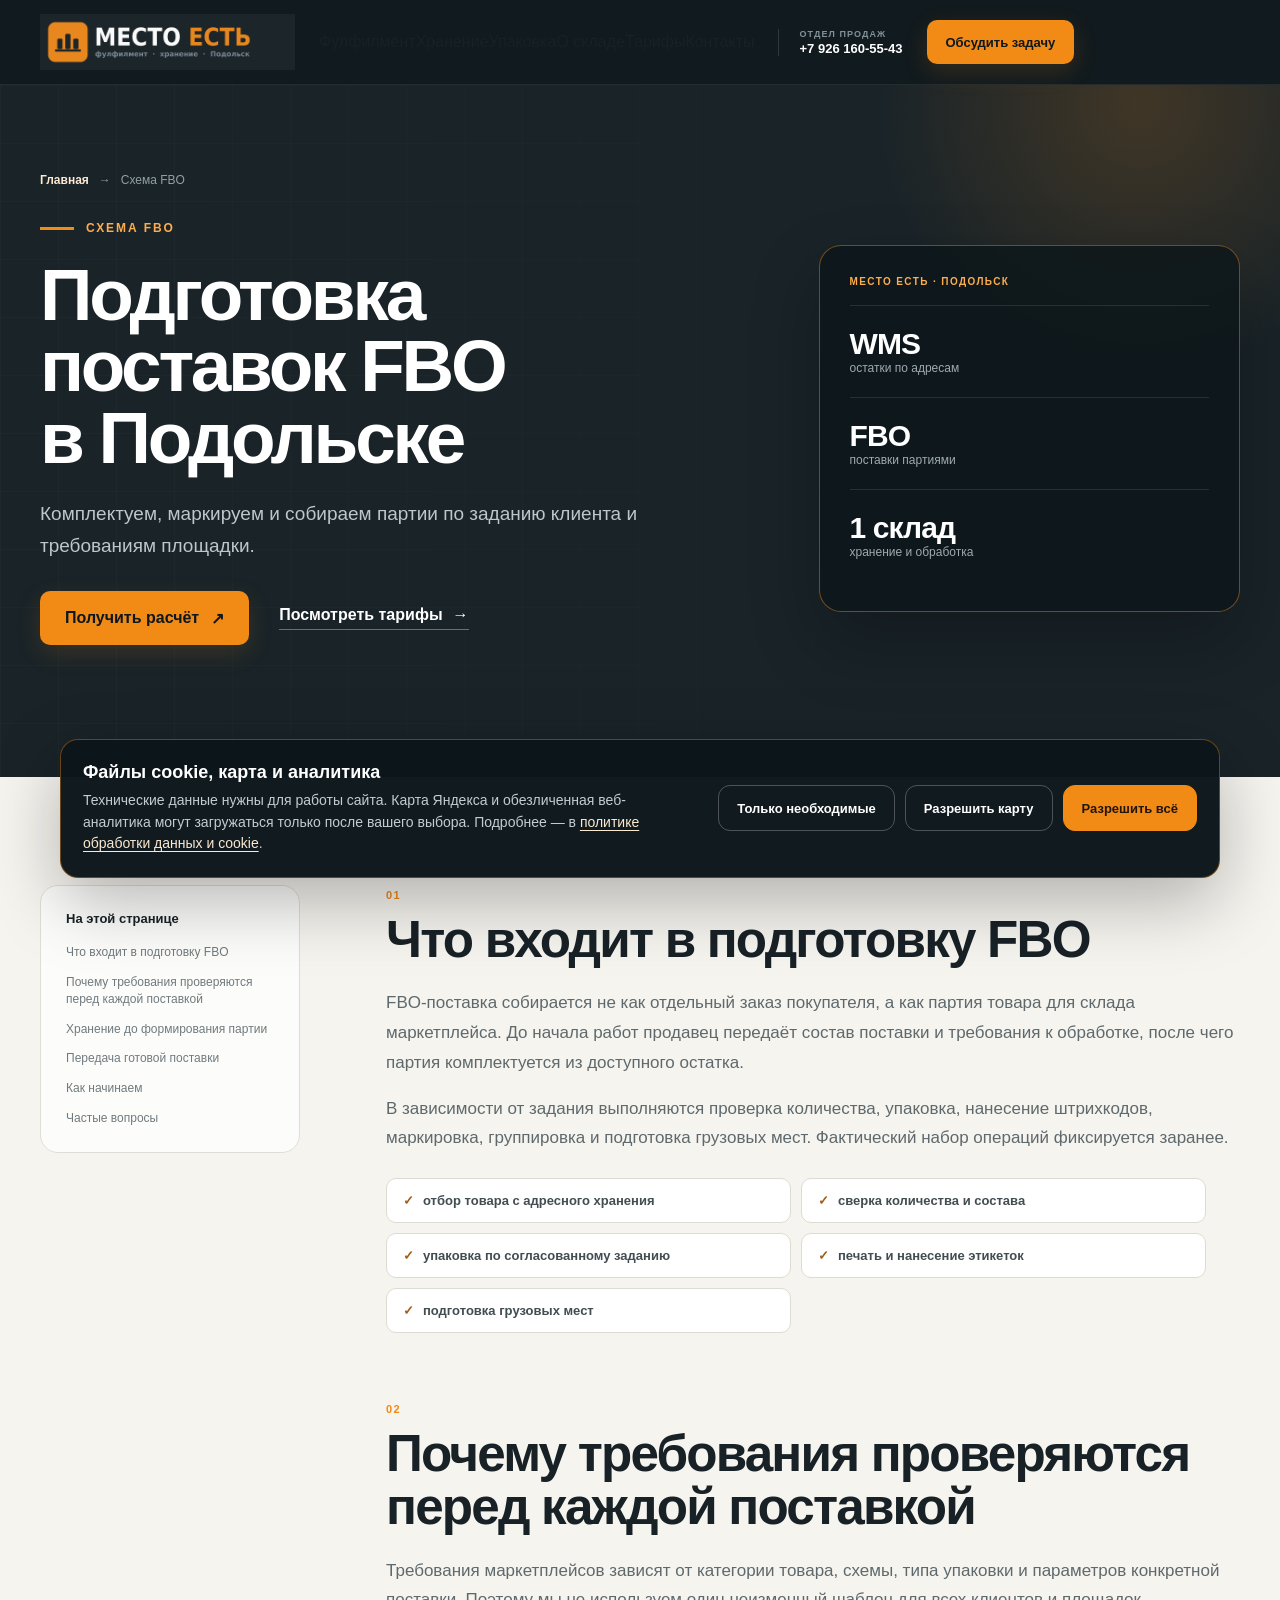
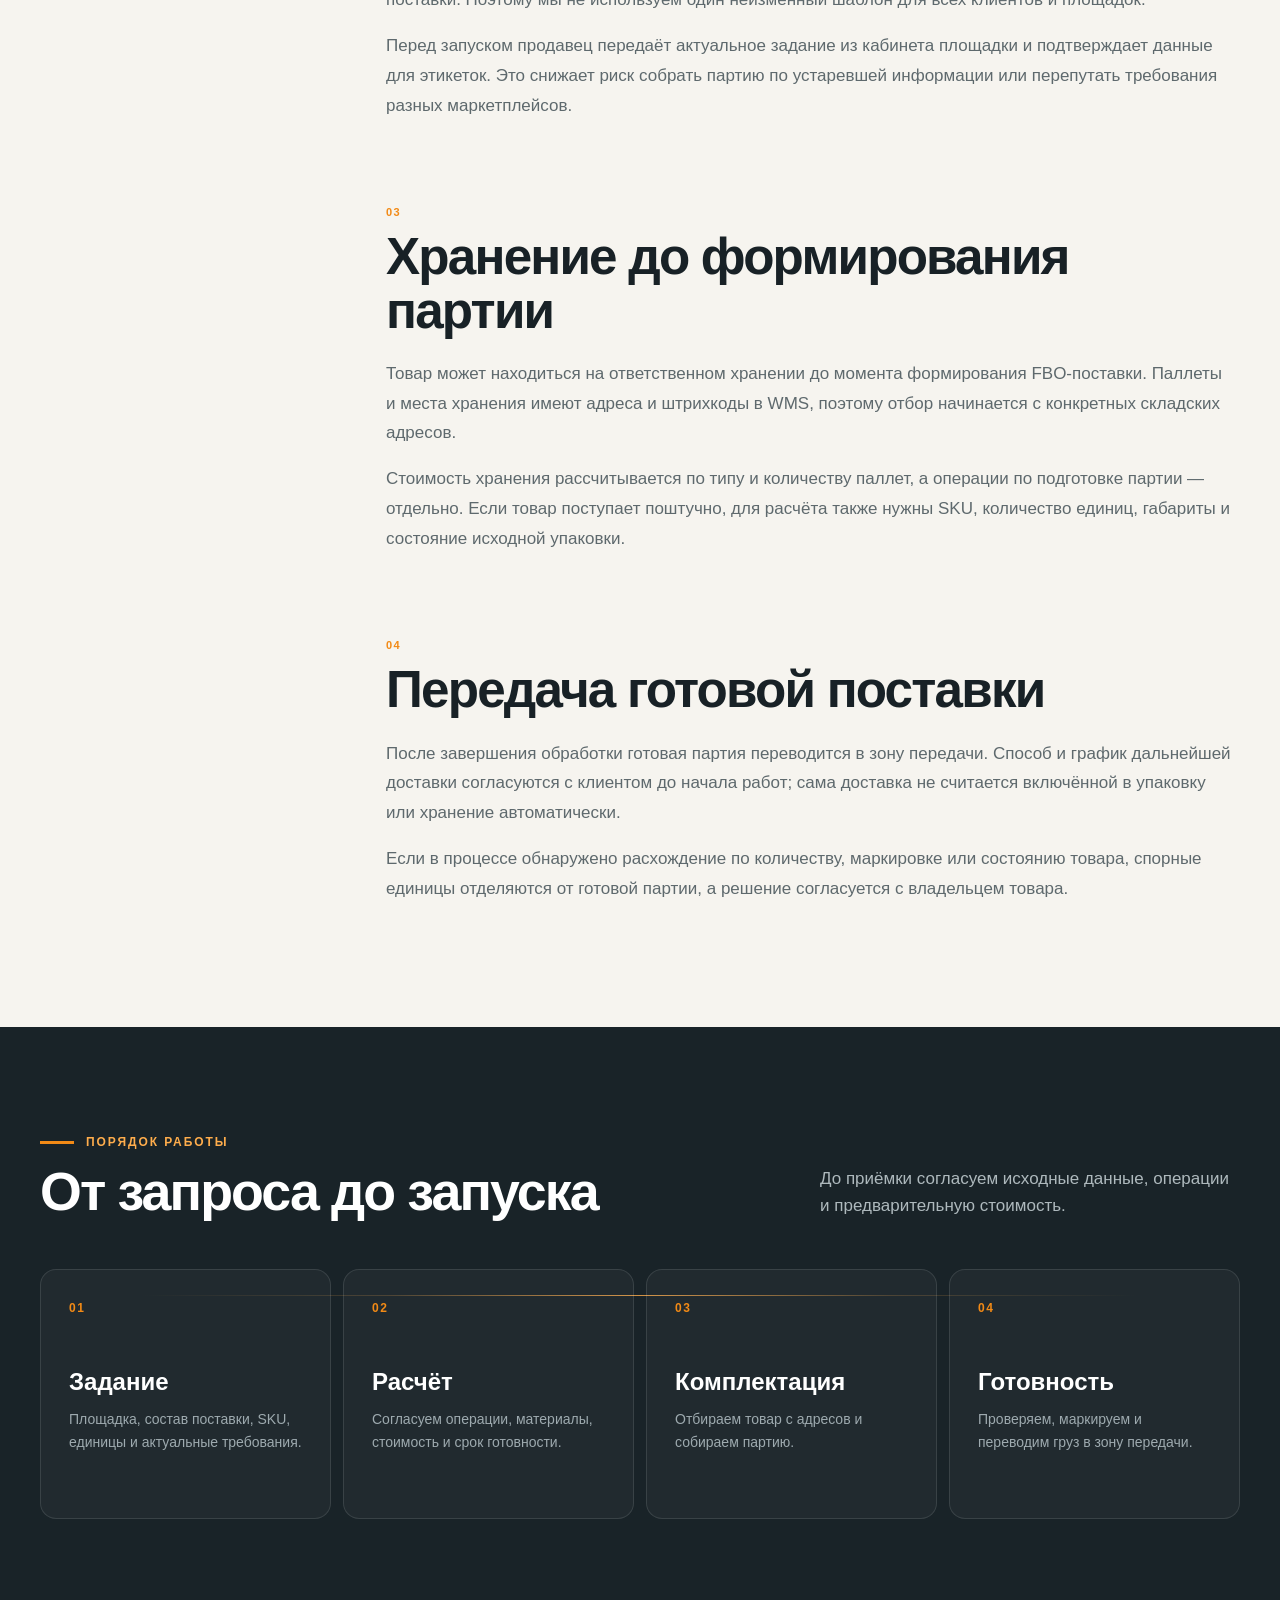
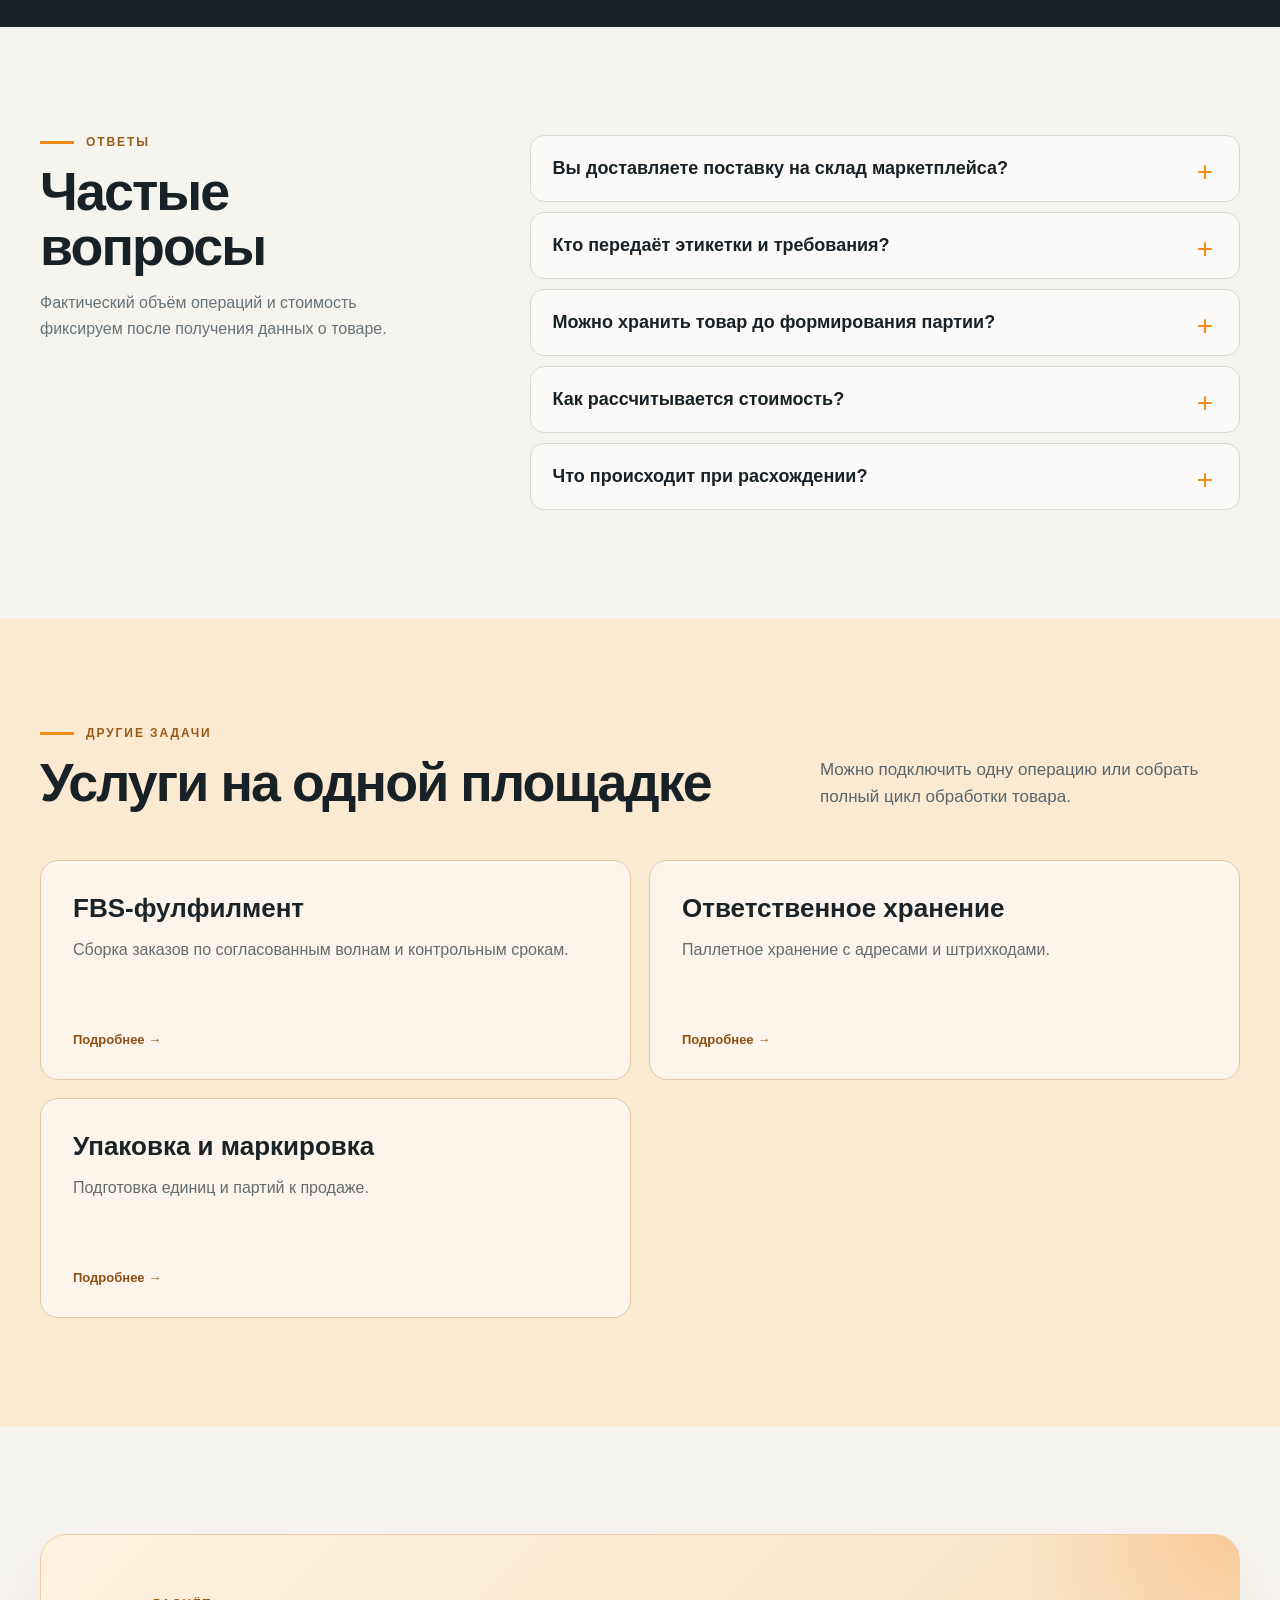
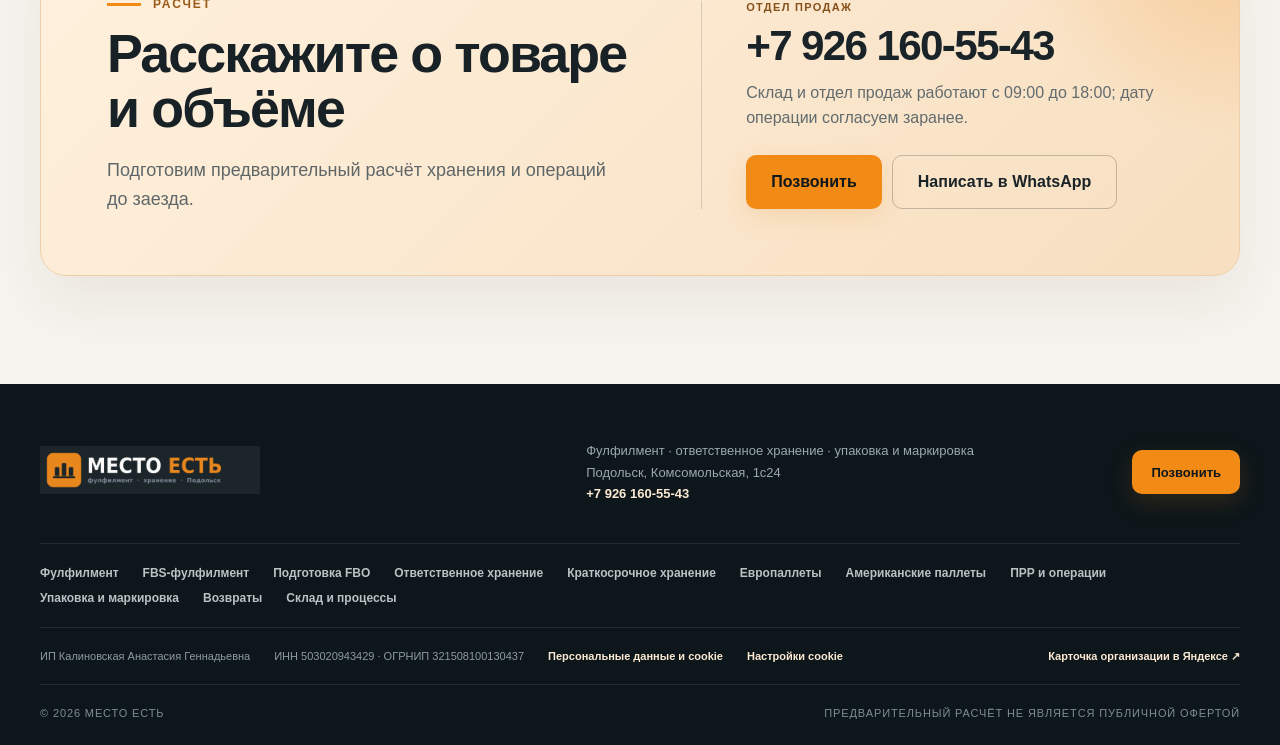
<file: fbo-fulfillment.html>
<!DOCTYPE html><html lang="ru"><head><meta charSet="utf-8"/><meta name="viewport" content="width=device-width, initial-scale=1"/><meta name="google-site-verification" content="fll9gPbKZuLawHREcNfsQ7qzjZknRpzVXAbEZnQur54"/><link rel="icon" href="/favicon.ico?v=20260806-2" sizes="any"/><link rel="icon" href="/favicon-32x32.png?v=20260806-2" type="image/png" sizes="32x32"/><link rel="shortcut icon" href="/favicon.ico?v=20260806-2"/><link rel="apple-touch-icon" href="/apple-touch-icon.png?v=20260806-2" sizes="180x180"/><meta name="theme-color" content="#1c2529"/>
<script type="application/ld+json" nonce="mestoest-static">{"@context":"https://schema.org","@graph":[{"@type":"BreadcrumbList","itemListElement":[{"@type":"ListItem","position":1,"name":"Главная","item":"https://mestoest-ff.ru/"},{"@type":"ListItem","position":2,"name":"Подготовка поставок FBO в Подольске","item":"https://mestoest-ff.ru/fbo-fulfillment.html"}]},{"@type":"Service","@id":"https://mestoest-ff.ru/fbo-fulfillment.html#service","name":"Подготовка поставок FBO в Подольске","url":"https://mestoest-ff.ru/fbo-fulfillment.html","serviceType":["FBO-фулфилмент","Подготовка поставок","Комплектация партии","Упаковка","Маркировка"],"provider":{"@id":"https://mestoest-ff.ru/#organization"},"areaServed":["Подольск","Москва","Московская область"],"availableChannel":{"@type":"ServiceChannel","servicePhone":{"@type":"ContactPoint","telephone":"+79261605543","contactType":"sales"}}},{"@type":"FAQPage","mainEntity":[{"@type":"Question","name":"Вы доставляете поставку на склад маркетплейса?","acceptedAnswer":{"@type":"Answer","text":"Способ доставки и график согласуются отдельно. Подготовка партии сама по себе не включает доставку автоматически."}},{"@type":"Question","name":"Кто передаёт этикетки и требования?","acceptedAnswer":{"@type":"Answer","text":"Продавец передаёт актуальное задание и данные из кабинета площадки и подтверждает их соответствие товару."}},{"@type":"Question","name":"Можно хранить товар до формирования партии?","acceptedAnswer":{"@type":"Answer","text":"Да. Можно совместить ответственное хранение в WMS и периодическую подготовку FBO-поставок."}},{"@type":"Question","name":"Как рассчитывается стоимость?","acceptedAnswer":{"@type":"Answer","text":"По количеству единиц и SKU, составу операций, материалам, сроку хранения и параметрам партии."}},{"@type":"Question","name":"Что происходит при расхождении?","acceptedAnswer":{"@type":"Answer","text":"Спорные единицы отделяются от готовой партии, результат фиксируется и передаётся клиенту для решения."}}]}]}</script><link rel="stylesheet" href="/site.css?v=0e9fbbaf1482"></head><body data-yandex-metrika-id="111877488"><main class="service-landing" data-content-revision="default-2026-08-28"><header class="site-header"><div class="container header-inner"><a href="/" class="brand" aria-label="Место Есть — на главную"><img src="/logo-dark.png" alt="Место Есть" width="320" height="80" loading="eager" fetchPriority="high" decoding="async" data-nimg="1"/></a><nav aria-label="Основная навигация"><a href="/fulfillment.html">Фулфилмент</a><a href="/otvetstvennoe-hranenie.html">Хранение</a><a href="/upakovka-markirovka.html">Упаковка</a><a href="/sklad-podolsk.html">О складе</a><a href="/#prices">Тарифы</a><a href="/#contacts">Контакты</a></nav><a class="header-phone" href="tel:+79261605543"><small>Отдел продаж</small><strong>+7 926 160-55-43</strong></a><a class="button button-small header-cta" href="tel:+79261605543">Обсудить задачу</a><details class="mobile-menu"><summary aria-label="Открыть меню"><span></span><span></span><span></span></summary><div><a href="/fulfillment.html">Фулфилмент</a><a href="/fbs-fulfillment.html">FBS</a><a href="/fbo-fulfillment.html">FBO</a><a href="/sklad-podolsk.html">О складе</a><a href="/#prices">Тарифы</a><a href="/#contacts">Контакты</a></div></details><a class="mobile-call" href="tel:+79261605543" aria-label="Позвонить в МЕСТО ЕСТЬ">☎</a></div></header><section class="service-hero"><div class="hero-grid" aria-hidden="true"></div><div class="container service-hero-inner"><div><div class="breadcrumbs" aria-label="Хлебные крошки"><a href="/">Главная</a><span>→</span><span>Схема FBO</span></div><div class="kicker"><span></span> <!-- -->Схема FBO</div><h1>Подготовка поставок FBO в Подольске</h1><p class="service-lead">Комплектуем, маркируем и собираем партии по заданию клиента и требованиям площадки.</p><div class="hero-actions"><a class="button" href="tel:+79261605543">Получить расчёт <span>↗</span></a><a href="/#prices" class="text-link">Посмотреть тарифы <span>→</span></a></div></div><aside class="service-hero-card" aria-label="Параметры услуги"><span class="service-hero-card-label">МЕСТО ЕСТЬ · Подольск</span><div><strong>WMS</strong><span>остатки по адресам</span></div><div><strong>FBO</strong><span>поставки партиями</span></div><div><strong>1 склад</strong><span>хранение и обработка</span></div></aside></div></section><section class="section service-detail-section"><div class="container service-detail-layout"><aside class="service-nav" aria-label="Содержание страницы"><b>На этой странице</b><a href="#section-1">Что входит в подготовку FBO</a><a href="#section-2">Почему требования проверяются перед каждой поставкой</a><a href="#section-3">Хранение до формирования партии</a><a href="#section-4">Передача готовой поставки</a><a href="#how-it-works">Как начинаем</a><a href="#questions">Частые вопросы</a></aside><div class="service-article"><article id="section-1"><span class="article-number">0<!-- -->1</span><h2>Что входит в подготовку FBO</h2><p>FBO-поставка собирается не как отдельный заказ покупателя, а как партия товара для склада маркетплейса. До начала работ продавец передаёт состав поставки и требования к обработке, после чего партия комплектуется из доступного остатка.</p><p>В зависимости от задания выполняются проверка количества, упаковка, нанесение штрихкодов, маркировка, группировка и подготовка грузовых мест. Фактический набор операций фиксируется заранее.</p><ul><li>отбор товара с адресного хранения</li><li>сверка количества и состава</li><li>упаковка по согласованному заданию</li><li>печать и нанесение этикеток</li><li>подготовка грузовых мест</li></ul></article><article id="section-2"><span class="article-number">0<!-- -->2</span><h2>Почему требования проверяются перед каждой поставкой</h2><p>Требования маркетплейсов зависят от категории товара, схемы, типа упаковки и параметров конкретной поставки. Поэтому мы не используем один неизменный шаблон для всех клиентов и площадок.</p><p>Перед запуском продавец передаёт актуальное задание из кабинета площадки и подтверждает данные для этикеток. Это снижает риск собрать партию по устаревшей информации или перепутать требования разных маркетплейсов.</p></article><article id="section-3"><span class="article-number">0<!-- -->3</span><h2>Хранение до формирования партии</h2><p>Товар может находиться на ответственном хранении до момента формирования FBO-поставки. Паллеты и места хранения имеют адреса и штрихкоды в WMS, поэтому отбор начинается с конкретных складских адресов.</p><p>Стоимость хранения рассчитывается по типу и количеству паллет, а операции по подготовке партии — отдельно. Если товар поступает поштучно, для расчёта также нужны SKU, количество единиц, габариты и состояние исходной упаковки.</p></article><article id="section-4"><span class="article-number">0<!-- -->4</span><h2>Передача готовой поставки</h2><p>После завершения обработки готовая партия переводится в зону передачи. Способ и график дальнейшей доставки согласуются с клиентом до начала работ; сама доставка не считается включённой в упаковку или хранение автоматически.</p><p>Если в процессе обнаружено расхождение по количеству, маркировке или состоянию товара, спорные единицы отделяются от готовой партии, а решение согласуется с владельцем товара.</p></article></div></div></section><section class="section process-section service-process" id="how-it-works"><div class="container"><div class="section-heading light"><div><div class="kicker"><span></span> Порядок работы</div><h2>От запроса до запуска</h2></div><p>До приёмки согласуем исходные данные, операции и предварительную стоимость.</p></div><div class="process-grid"><article class="process-step"><span>01</span><h3>Задание</h3><p>Площадка, состав поставки, SKU, единицы и актуальные требования.</p></article><article class="process-step"><span>02</span><h3>Расчёт</h3><p>Согласуем операции, материалы, стоимость и срок готовности.</p></article><article class="process-step"><span>03</span><h3>Комплектация</h3><p>Отбираем товар с адресов и собираем партию.</p></article><article class="process-step"><span>04</span><h3>Готовность</h3><p>Проверяем, маркируем и переводим груз в зону передачи.</p></article></div></div></section><section class="section faq" id="questions"><div class="container faq-layout"><div><div class="kicker dark"><span></span> Ответы</div><h2>Частые вопросы</h2><p>Фактический объём операций и стоимость фиксируем после получения данных о товаре.</p></div><div class="faq-list"><details><summary>Вы доставляете поставку на склад маркетплейса?</summary><p>Способ доставки и график согласуются отдельно. Подготовка партии сама по себе не включает доставку автоматически.</p></details><details><summary>Кто передаёт этикетки и требования?</summary><p>Продавец передаёт актуальное задание и данные из кабинета площадки и подтверждает их соответствие товару.</p></details><details><summary>Можно хранить товар до формирования партии?</summary><p>Да. Можно совместить ответственное хранение в WMS и периодическую подготовку FBO-поставок.</p></details><details><summary>Как рассчитывается стоимость?</summary><p>По количеству единиц и SKU, составу операций, материалам, сроку хранения и параметрам партии.</p></details><details><summary>Что происходит при расхождении?</summary><p>Спорные единицы отделяются от готовой партии, результат фиксируется и передаётся клиенту для решения.</p></details></div></div></section><section class="section related-section"><div class="container"><div class="section-heading"><div><div class="kicker dark"><span></span> Другие задачи</div><h2>Услуги на одной площадке</h2></div><p>Можно подключить одну операцию или собрать полный цикл обработки товара.</p></div><div class="related-grid"><a href="/fbs-fulfillment.html" class="related-card"><h3>FBS-фулфилмент</h3><p>Сборка заказов по согласованным волнам и контрольным срокам.</p><span>Подробнее →</span></a><a href="/otvetstvennoe-hranenie.html" class="related-card"><h3>Ответственное хранение</h3><p>Паллетное хранение с адресами и штрихкодами.</p><span>Подробнее →</span></a><a href="/upakovka-markirovka.html" class="related-card"><h3>Упаковка и маркировка</h3><p>Подготовка единиц и партий к продаже.</p><span>Подробнее →</span></a></div></div></section><section class="section service-final-cta"><div class="container contact-card"><div class="contact-copy"><div class="kicker dark"><span></span> Расчёт</div><h2>Расскажите о товаре и объёме</h2><p>Подготовим предварительный расчёт хранения и операций до заезда.</p></div><div class="contact-details"><span class="contact-label">Отдел продаж</span><a class="contact-phone" href="tel:+79261605543">+7 926 160-55-43</a><p>Склад и отдел продаж работают с 09:00 до 18:00; дату операции согласуем заранее.</p><div class="service-contact-actions"><a class="button" href="tel:+79261605543">Позвонить</a><a class="button button-outline" href="https://wa.me/79261605543?text=%D0%97%D0%B4%D1%80%D0%B0%D0%B2%D1%81%D1%82%D0%B2%D1%83%D0%B9%D1%82%D0%B5!%20%D0%A5%D0%BE%D1%87%D1%83%20%D1%80%D0%B0%D1%81%D1%81%D1%87%D0%B8%D1%82%D0%B0%D1%82%D1%8C%20%D1%83%D1%81%D0%BB%D1%83%D0%B3%D0%B8%20%D1%84%D1%83%D0%BB%D1%84%D0%B8%D0%BB%D0%BC%D0%B5%D0%BD%D1%82%D0%B0%20%C2%AB%D0%9C%D0%95%D0%A1%D0%A2%D0%9E%20%D0%95%D0%A1%D0%A2%D0%AC%C2%BB." target="_blank" rel="noopener noreferrer">Написать в WhatsApp</a></div></div></div></section><footer><div class="container footer-top"><a href="/"><img src="/logo-dark.png" alt="Место Есть" width="240" height="60" loading="lazy" decoding="async" data-nimg="1"/></a><p>Фулфилмент · ответственное хранение · упаковка и маркировка<br/>Подольск, Комсомольская, 1с24<br/><a href="tel:+79261605543">+7 926 160-55-43</a></p><a class="button button-small" href="tel:+79261605543">Позвонить</a></div><div class="container footer-service-links"><a href="/fulfillment.html">Фулфилмент</a><a href="/fbs-fulfillment.html">FBS-фулфилмент</a><a href="/fbo-fulfillment.html">Подготовка FBO</a><a href="/otvetstvennoe-hranenie.html">Ответственное хранение</a><a href="/kratkosrochnoe-hranenie.html">Краткосрочное хранение</a><a href="/hranenie-evropallet.html">Европаллеты</a><a href="/hranenie-amerikanskih-pallet.html">Американские паллеты</a><a href="/prr-i-skladskie-operacii.html">ПРР и операции</a><a href="/upakovka-markirovka.html">Упаковка и маркировка</a><a href="/obrabotka-vozvratov.html">Возвраты</a><a href="/sklad-podolsk.html">Склад и процессы</a></div><div class="container footer-legal"><span>ИП Калиновская Анастасия Геннадьевна</span><span>ИНН 503020943429 · ОГРНИП 321508100130437</span><a href="/privacy.html">Персональные данные и cookie</a><button type="button" data-cookie-settings="true">Настройки cookie</button><a href="https://yandex.ru/maps/org/31745698352" target="_blank" rel="noopener noreferrer">Карточка организации в Яндексе ↗</a></div><div class="container footer-bottom"><span>© 2026 МЕСТО ЕСТЬ</span><span>Предварительный расчёт не является публичной офертой</span></div></footer></main><!--$--><!--/$--><aside class="cookie-banner" data-cookie-banner="true" hidden="" aria-labelledby="cookie-banner-title"><div class="cookie-banner-copy"><strong id="cookie-banner-title">Файлы cookie, карта и аналитика</strong><p>Технические данные нужны для работы сайта. Карта Яндекса и обезличенная веб-аналитика могут загружаться только после вашего выбора. Подробнее — в<!-- --> <a href="/privacy.html">политике обработки данных и cookie</a>.</p></div><div class="cookie-banner-actions"><button class="cookie-button cookie-button-secondary" type="button" data-cookie-essential="true">Только необходимые</button><button class="cookie-button cookie-button-secondary" type="button" data-cookie-map="true">Разрешить карту</button><button class="cookie-button" type="button" data-cookie-accept="true">Разрешить всё</button></div></aside><div hidden=""><!--$?--><template id="B:0"></template><!--/$--></div><div hidden id="S:0"><div hidden=""><title>Подготовка поставок FBO в Подольске — МЕСТО ЕСТЬ</title><meta name="description" content="Комплектация, маркировка, упаковка и подготовка партий FBO для Wildberries, Ozon и Яндекс Маркета."><meta name="application-name" content="МЕСТО ЕСТЬ"><meta name="keywords" content="фулфилмент Подольск,фулфилмент для Wildberries,фулфилмент для Ozon,фулфилмент для Яндекс Маркета,ответственное хранение Подольск,хранение паллет Московская область,FBS фулфилмент,FBO поставки,упаковка товара для Wildberries,упаковка товара для Ozon,маркировка товара для маркетплейсов,паллетное хранение Подольск,обработка возвратов маркетплейсов"><meta name="category" content="Логистика и складские услуги"><meta name="robots" content="index, follow"><meta property="og:title" content="Подготовка поставок FBO в Подольске — МЕСТО ЕСТЬ"><meta property="og:description" content="Комплектация, маркировка, упаковка и подготовка партий FBO для Wildberries, Ozon и Яндекс Маркета."><meta property="og:url" content="https://mestoest-ff.ru/fbo-fulfillment.html"><meta name="twitter:card" content="summary"><meta name="twitter:title" content="Подготовка поставок FBO в Подольске — МЕСТО ЕСТЬ"><meta name="twitter:description" content="Комплектация, маркировка, упаковка и подготовка партий FBO для Wildberries, Ozon и Яндекс Маркета."><link rel="manifest" href="/site.webmanifest"><link rel="canonical" href="https://mestoest-ff.ru/fbo-fulfillment.html"></div></div><script src="/calculator.js?v=0e9fbbaf1482" defer></script><script src="/site-motion.js?v=0e9fbbaf1482" defer></script><script src="/analytics.js?v=0e9fbbaf1482" defer></script><script src="/request.js?v=0e9fbbaf1482" defer></script><script src="/cookie-consent.js?v=0e9fbbaf1482" defer></script></body></html>
</file>
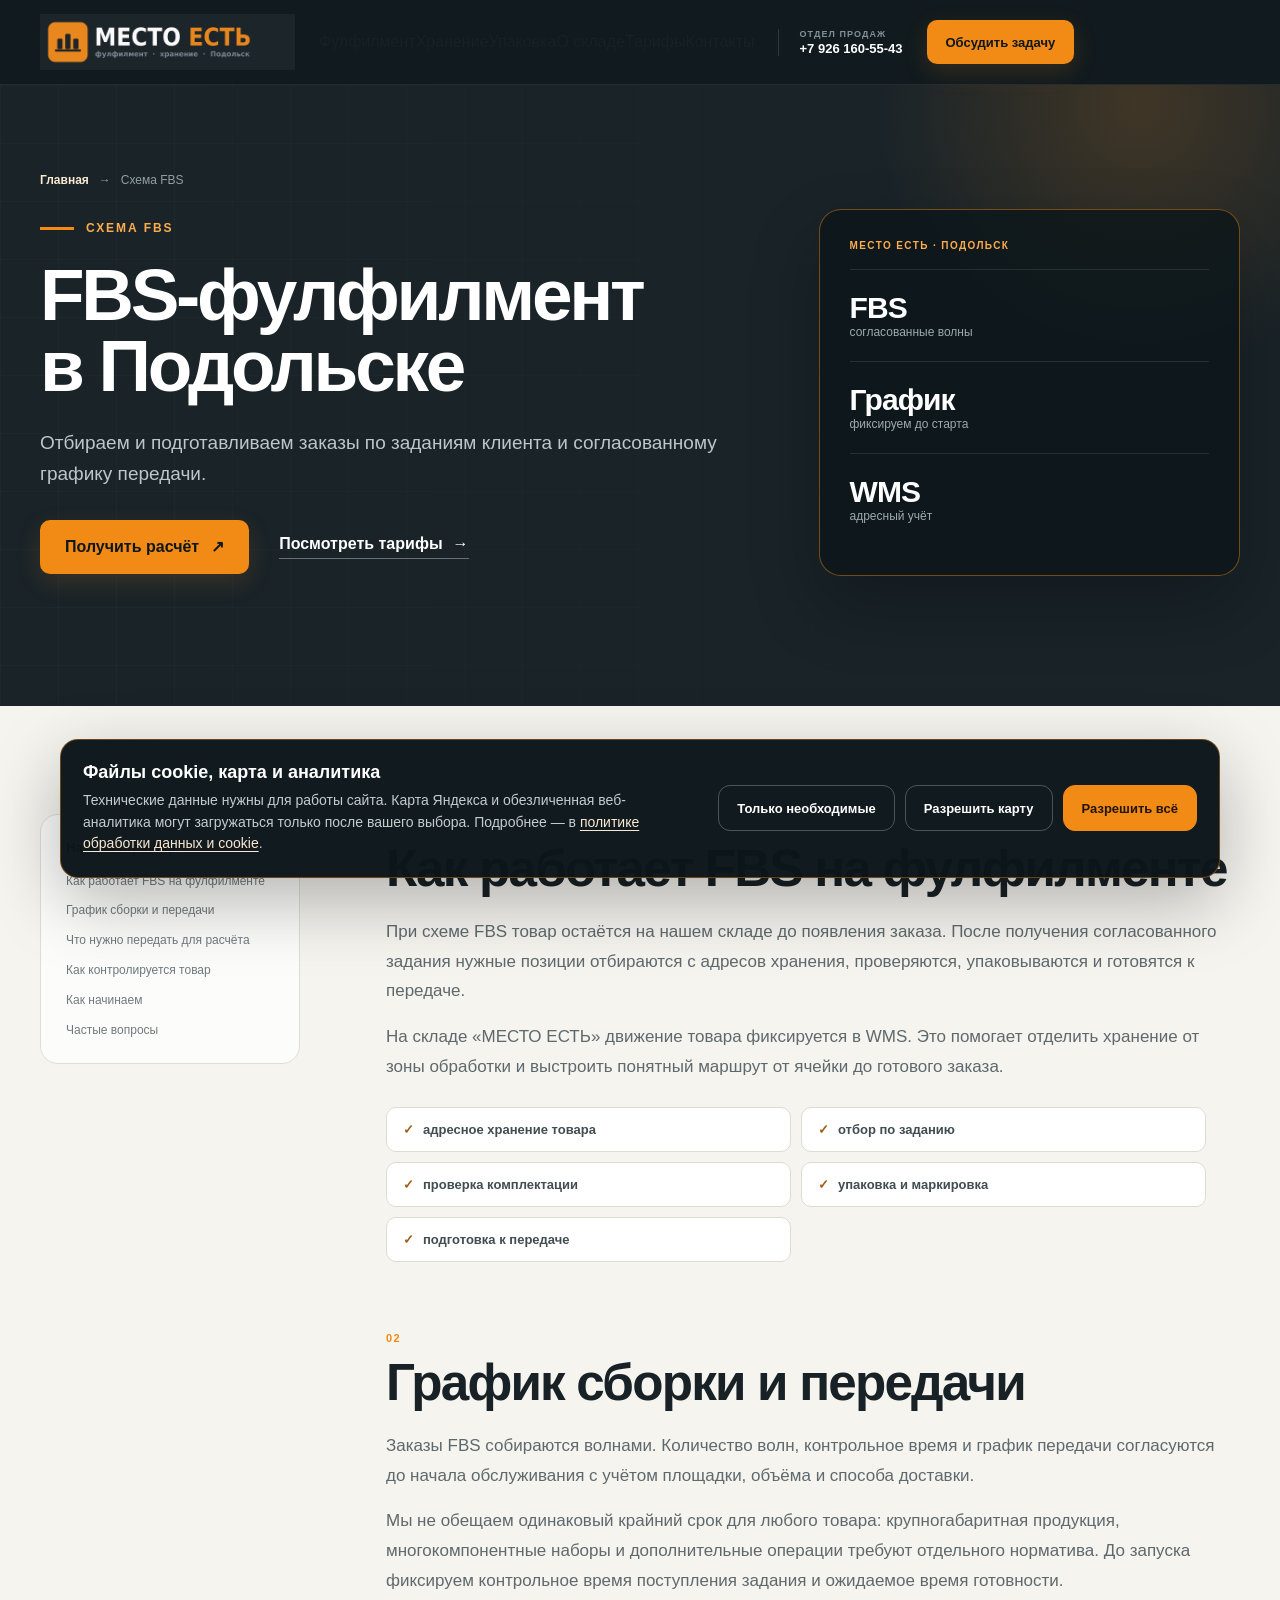
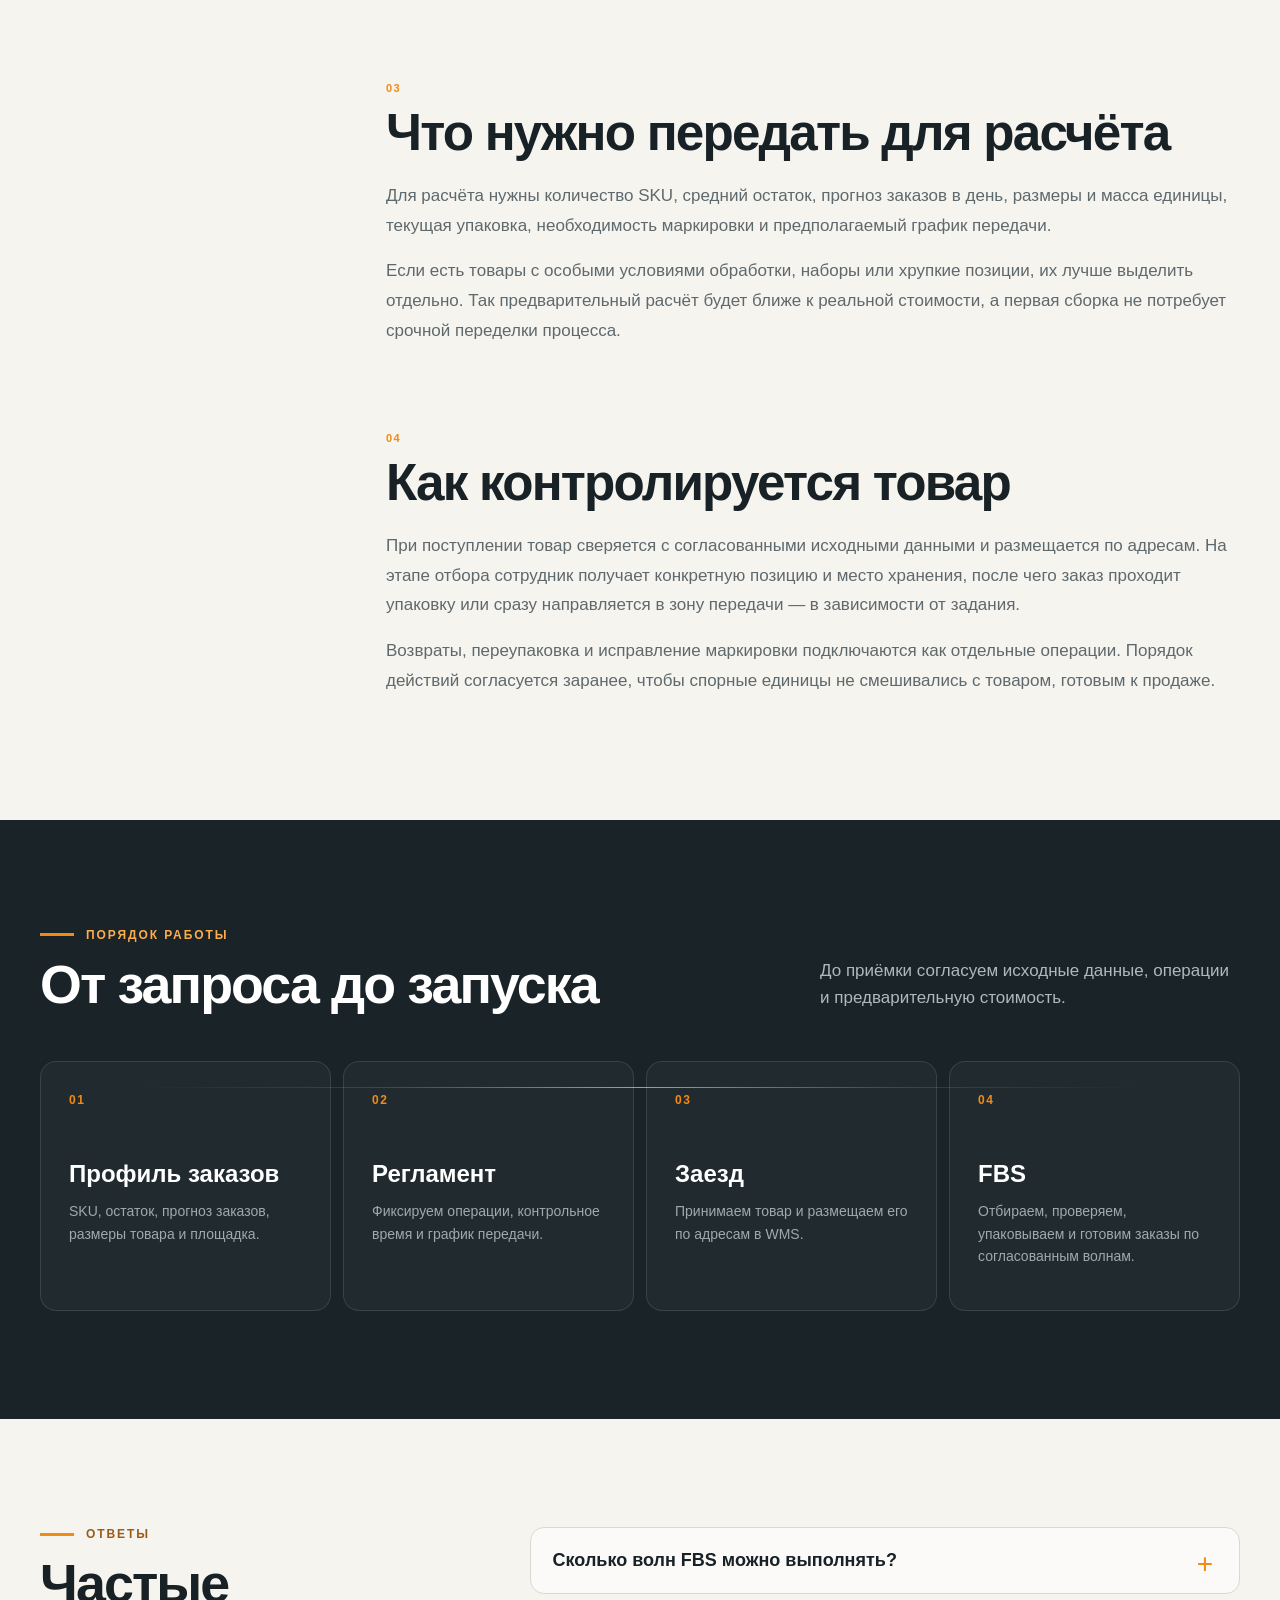
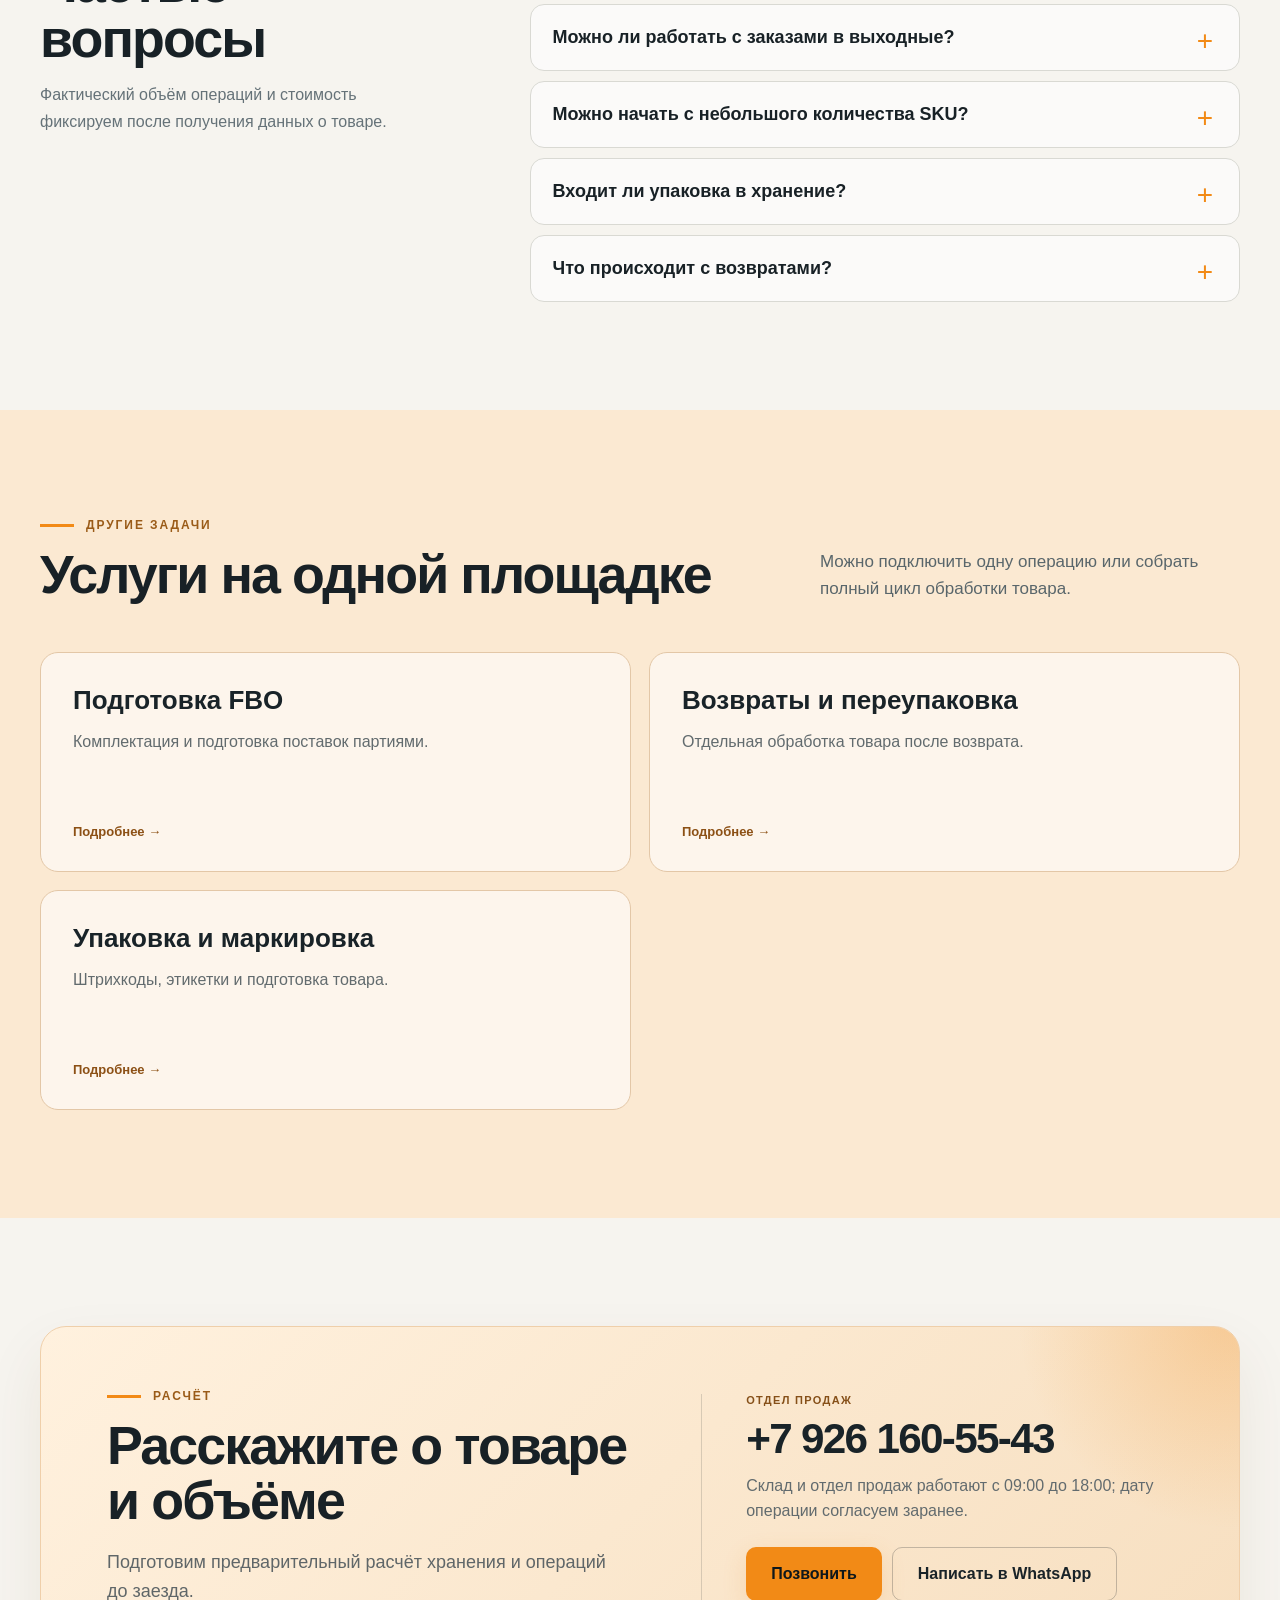
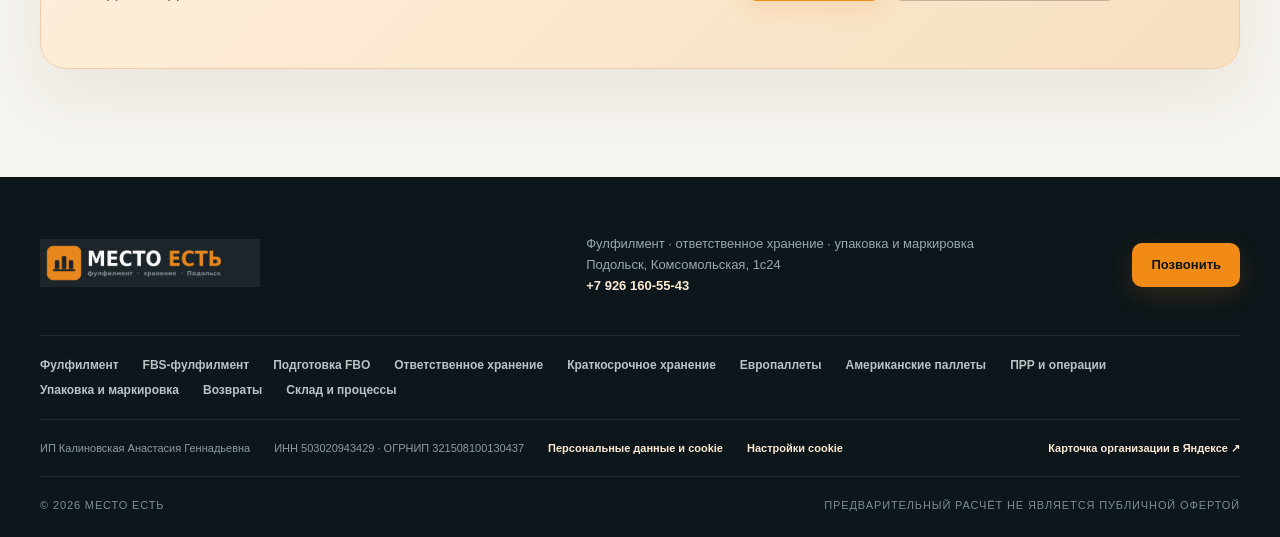
<file: fbs-fulfillment.html>
<!DOCTYPE html><html lang="ru"><head><meta charSet="utf-8"/><meta name="viewport" content="width=device-width, initial-scale=1"/><meta name="google-site-verification" content="fll9gPbKZuLawHREcNfsQ7qzjZknRpzVXAbEZnQur54"/><link rel="icon" href="/favicon.ico?v=20260806-2" sizes="any"/><link rel="icon" href="/favicon-32x32.png?v=20260806-2" type="image/png" sizes="32x32"/><link rel="shortcut icon" href="/favicon.ico?v=20260806-2"/><link rel="apple-touch-icon" href="/apple-touch-icon.png?v=20260806-2" sizes="180x180"/><meta name="theme-color" content="#1c2529"/>
<script type="application/ld+json" nonce="mestoest-static">{"@context":"https://schema.org","@graph":[{"@type":"BreadcrumbList","itemListElement":[{"@type":"ListItem","position":1,"name":"Главная","item":"https://mestoest-ff.ru/"},{"@type":"ListItem","position":2,"name":"FBS-фулфилмент в Подольске","item":"https://mestoest-ff.ru/fbs-fulfillment.html"}]},{"@type":"Service","@id":"https://mestoest-ff.ru/fbs-fulfillment.html#service","name":"FBS-фулфилмент в Подольске","url":"https://mestoest-ff.ru/fbs-fulfillment.html","serviceType":["FBS-фулфилмент","Сборка заказов","Хранение для маркетплейсов","Упаковка","Маркировка"],"provider":{"@id":"https://mestoest-ff.ru/#organization"},"areaServed":["Подольск","Москва","Московская область"],"availableChannel":{"@type":"ServiceChannel","servicePhone":{"@type":"ContactPoint","telephone":"+79261605543","contactType":"sales"}}},{"@type":"FAQPage","mainEntity":[{"@type":"Question","name":"Сколько волн FBS можно выполнять?","acceptedAnswer":{"@type":"Answer","text":"Количество волн, контрольное время и график передачи определяем после оценки потока заказов и фиксируем до запуска."}},{"@type":"Question","name":"Можно ли работать с заказами в выходные?","acceptedAnswer":{"@type":"Answer","text":"Рабочие дни и контрольные сроки нужно согласовать до запуска. На сайте не обещаем режим, который не закреплён в договорённостях."}},{"@type":"Question","name":"Можно начать с небольшого количества SKU?","acceptedAnswer":{"@type":"Answer","text":"Да. Для расчёта нужно указать количество SKU, единиц, ожидаемый поток заказов и необходимые операции."}},{"@type":"Question","name":"Входит ли упаковка в хранение?","acceptedAnswer":{"@type":"Answer","text":"Нет. Хранение и операции считаются отдельно, потому что их объём зависит от товара и заказа."}},{"@type":"Question","name":"Что происходит с возвратами?","acceptedAnswer":{"@type":"Answer","text":"Возвраты принимаются и обрабатываются по отдельному согласованному заданию: осмотр, фиксация состояния и переупаковка при необходимости."}}]}]}</script><link rel="stylesheet" href="/site.css?v=0e9fbbaf1482"></head><body data-yandex-metrika-id="111877488"><main class="service-landing" data-content-revision="default-2026-08-28"><header class="site-header"><div class="container header-inner"><a href="/" class="brand" aria-label="Место Есть — на главную"><img src="/logo-dark.png" alt="Место Есть" width="320" height="80" loading="eager" fetchPriority="high" decoding="async" data-nimg="1"/></a><nav aria-label="Основная навигация"><a href="/fulfillment.html">Фулфилмент</a><a href="/otvetstvennoe-hranenie.html">Хранение</a><a href="/upakovka-markirovka.html">Упаковка</a><a href="/sklad-podolsk.html">О складе</a><a href="/#prices">Тарифы</a><a href="/#contacts">Контакты</a></nav><a class="header-phone" href="tel:+79261605543"><small>Отдел продаж</small><strong>+7 926 160-55-43</strong></a><a class="button button-small header-cta" href="tel:+79261605543">Обсудить задачу</a><details class="mobile-menu"><summary aria-label="Открыть меню"><span></span><span></span><span></span></summary><div><a href="/fulfillment.html">Фулфилмент</a><a href="/fbs-fulfillment.html">FBS</a><a href="/fbo-fulfillment.html">FBO</a><a href="/sklad-podolsk.html">О складе</a><a href="/#prices">Тарифы</a><a href="/#contacts">Контакты</a></div></details><a class="mobile-call" href="tel:+79261605543" aria-label="Позвонить в МЕСТО ЕСТЬ">☎</a></div></header><section class="service-hero"><div class="hero-grid" aria-hidden="true"></div><div class="container service-hero-inner"><div><div class="breadcrumbs" aria-label="Хлебные крошки"><a href="/">Главная</a><span>→</span><span>Схема FBS</span></div><div class="kicker"><span></span> <!-- -->Схема FBS</div><h1>FBS-фулфилмент в Подольске</h1><p class="service-lead">Отбираем и подготавливаем заказы по заданиям клиента и согласованному графику передачи.</p><div class="hero-actions"><a class="button" href="tel:+79261605543">Получить расчёт <span>↗</span></a><a href="/#prices" class="text-link">Посмотреть тарифы <span>→</span></a></div></div><aside class="service-hero-card" aria-label="Параметры услуги"><span class="service-hero-card-label">МЕСТО ЕСТЬ · Подольск</span><div><strong>FBS</strong><span>согласованные волны</span></div><div><strong>График</strong><span>фиксируем до старта</span></div><div><strong>WMS</strong><span>адресный учёт</span></div></aside></div></section><section class="section service-detail-section"><div class="container service-detail-layout"><aside class="service-nav" aria-label="Содержание страницы"><b>На этой странице</b><a href="#section-1">Как работает FBS на фулфилменте</a><a href="#section-2">График сборки и передачи</a><a href="#section-3">Что нужно передать для расчёта</a><a href="#section-4">Как контролируется товар</a><a href="#how-it-works">Как начинаем</a><a href="#questions">Частые вопросы</a></aside><div class="service-article"><article id="section-1"><span class="article-number">0<!-- -->1</span><h2>Как работает FBS на фулфилменте</h2><p>При схеме FBS товар остаётся на нашем складе до появления заказа. После получения согласованного задания нужные позиции отбираются с адресов хранения, проверяются, упаковываются и готовятся к передаче.</p><p>На складе «МЕСТО ЕСТЬ» движение товара фиксируется в WMS. Это помогает отделить хранение от зоны обработки и выстроить понятный маршрут от ячейки до готового заказа.</p><ul><li>адресное хранение товара</li><li>отбор по заданию</li><li>проверка комплектации</li><li>упаковка и маркировка</li><li>подготовка к передаче</li></ul></article><article id="section-2"><span class="article-number">0<!-- -->2</span><h2>График сборки и передачи</h2><p>Заказы FBS собираются волнами. Количество волн, контрольное время и график передачи согласуются до начала обслуживания с учётом площадки, объёма и способа доставки.</p><p>Мы не обещаем одинаковый крайний срок для любого товара: крупногабаритная продукция, многокомпонентные наборы и дополнительные операции требуют отдельного норматива. До запуска фиксируем контрольное время поступления задания и ожидаемое время готовности.</p></article><article id="section-3"><span class="article-number">0<!-- -->3</span><h2>Что нужно передать для расчёта</h2><p>Для расчёта нужны количество SKU, средний остаток, прогноз заказов в день, размеры и масса единицы, текущая упаковка, необходимость маркировки и предполагаемый график передачи.</p><p>Если есть товары с особыми условиями обработки, наборы или хрупкие позиции, их лучше выделить отдельно. Так предварительный расчёт будет ближе к реальной стоимости, а первая сборка не потребует срочной переделки процесса.</p></article><article id="section-4"><span class="article-number">0<!-- -->4</span><h2>Как контролируется товар</h2><p>При поступлении товар сверяется с согласованными исходными данными и размещается по адресам. На этапе отбора сотрудник получает конкретную позицию и место хранения, после чего заказ проходит упаковку или сразу направляется в зону передачи — в зависимости от задания.</p><p>Возвраты, переупаковка и исправление маркировки подключаются как отдельные операции. Порядок действий согласуется заранее, чтобы спорные единицы не смешивались с товаром, готовым к продаже.</p></article></div></div></section><section class="section process-section service-process" id="how-it-works"><div class="container"><div class="section-heading light"><div><div class="kicker"><span></span> Порядок работы</div><h2>От запроса до запуска</h2></div><p>До приёмки согласуем исходные данные, операции и предварительную стоимость.</p></div><div class="process-grid"><article class="process-step"><span>01</span><h3>Профиль заказов</h3><p>SKU, остаток, прогноз заказов, размеры товара и площадка.</p></article><article class="process-step"><span>02</span><h3>Регламент</h3><p>Фиксируем операции, контрольное время и график передачи.</p></article><article class="process-step"><span>03</span><h3>Заезд</h3><p>Принимаем товар и размещаем его по адресам в WMS.</p></article><article class="process-step"><span>04</span><h3>FBS</h3><p>Отбираем, проверяем, упаковываем и готовим заказы по согласованным волнам.</p></article></div></div></section><section class="section faq" id="questions"><div class="container faq-layout"><div><div class="kicker dark"><span></span> Ответы</div><h2>Частые вопросы</h2><p>Фактический объём операций и стоимость фиксируем после получения данных о товаре.</p></div><div class="faq-list"><details><summary>Сколько волн FBS можно выполнять?</summary><p>Количество волн, контрольное время и график передачи определяем после оценки потока заказов и фиксируем до запуска.</p></details><details><summary>Можно ли работать с заказами в выходные?</summary><p>Рабочие дни и контрольные сроки нужно согласовать до запуска. На сайте не обещаем режим, который не закреплён в договорённостях.</p></details><details><summary>Можно начать с небольшого количества SKU?</summary><p>Да. Для расчёта нужно указать количество SKU, единиц, ожидаемый поток заказов и необходимые операции.</p></details><details><summary>Входит ли упаковка в хранение?</summary><p>Нет. Хранение и операции считаются отдельно, потому что их объём зависит от товара и заказа.</p></details><details><summary>Что происходит с возвратами?</summary><p>Возвраты принимаются и обрабатываются по отдельному согласованному заданию: осмотр, фиксация состояния и переупаковка при необходимости.</p></details></div></div></section><section class="section related-section"><div class="container"><div class="section-heading"><div><div class="kicker dark"><span></span> Другие задачи</div><h2>Услуги на одной площадке</h2></div><p>Можно подключить одну операцию или собрать полный цикл обработки товара.</p></div><div class="related-grid"><a href="/fbo-fulfillment.html" class="related-card"><h3>Подготовка FBO</h3><p>Комплектация и подготовка поставок партиями.</p><span>Подробнее →</span></a><a href="/obrabotka-vozvratov.html" class="related-card"><h3>Возвраты и переупаковка</h3><p>Отдельная обработка товара после возврата.</p><span>Подробнее →</span></a><a href="/upakovka-markirovka.html" class="related-card"><h3>Упаковка и маркировка</h3><p>Штрихкоды, этикетки и подготовка товара.</p><span>Подробнее →</span></a></div></div></section><section class="section service-final-cta"><div class="container contact-card"><div class="contact-copy"><div class="kicker dark"><span></span> Расчёт</div><h2>Расскажите о товаре и объёме</h2><p>Подготовим предварительный расчёт хранения и операций до заезда.</p></div><div class="contact-details"><span class="contact-label">Отдел продаж</span><a class="contact-phone" href="tel:+79261605543">+7 926 160-55-43</a><p>Склад и отдел продаж работают с 09:00 до 18:00; дату операции согласуем заранее.</p><div class="service-contact-actions"><a class="button" href="tel:+79261605543">Позвонить</a><a class="button button-outline" href="https://wa.me/79261605543?text=%D0%97%D0%B4%D1%80%D0%B0%D0%B2%D1%81%D1%82%D0%B2%D1%83%D0%B9%D1%82%D0%B5!%20%D0%A5%D0%BE%D1%87%D1%83%20%D1%80%D0%B0%D1%81%D1%81%D1%87%D0%B8%D1%82%D0%B0%D1%82%D1%8C%20%D1%83%D1%81%D0%BB%D1%83%D0%B3%D0%B8%20%D1%84%D1%83%D0%BB%D1%84%D0%B8%D0%BB%D0%BC%D0%B5%D0%BD%D1%82%D0%B0%20%C2%AB%D0%9C%D0%95%D0%A1%D0%A2%D0%9E%20%D0%95%D0%A1%D0%A2%D0%AC%C2%BB." target="_blank" rel="noopener noreferrer">Написать в WhatsApp</a></div></div></div></section><footer><div class="container footer-top"><a href="/"><img src="/logo-dark.png" alt="Место Есть" width="240" height="60" loading="lazy" decoding="async" data-nimg="1"/></a><p>Фулфилмент · ответственное хранение · упаковка и маркировка<br/>Подольск, Комсомольская, 1с24<br/><a href="tel:+79261605543">+7 926 160-55-43</a></p><a class="button button-small" href="tel:+79261605543">Позвонить</a></div><div class="container footer-service-links"><a href="/fulfillment.html">Фулфилмент</a><a href="/fbs-fulfillment.html">FBS-фулфилмент</a><a href="/fbo-fulfillment.html">Подготовка FBO</a><a href="/otvetstvennoe-hranenie.html">Ответственное хранение</a><a href="/kratkosrochnoe-hranenie.html">Краткосрочное хранение</a><a href="/hranenie-evropallet.html">Европаллеты</a><a href="/hranenie-amerikanskih-pallet.html">Американские паллеты</a><a href="/prr-i-skladskie-operacii.html">ПРР и операции</a><a href="/upakovka-markirovka.html">Упаковка и маркировка</a><a href="/obrabotka-vozvratov.html">Возвраты</a><a href="/sklad-podolsk.html">Склад и процессы</a></div><div class="container footer-legal"><span>ИП Калиновская Анастасия Геннадьевна</span><span>ИНН 503020943429 · ОГРНИП 321508100130437</span><a href="/privacy.html">Персональные данные и cookie</a><button type="button" data-cookie-settings="true">Настройки cookie</button><a href="https://yandex.ru/maps/org/31745698352" target="_blank" rel="noopener noreferrer">Карточка организации в Яндексе ↗</a></div><div class="container footer-bottom"><span>© 2026 МЕСТО ЕСТЬ</span><span>Предварительный расчёт не является публичной офертой</span></div></footer></main><!--$--><!--/$--><aside class="cookie-banner" data-cookie-banner="true" hidden="" aria-labelledby="cookie-banner-title"><div class="cookie-banner-copy"><strong id="cookie-banner-title">Файлы cookie, карта и аналитика</strong><p>Технические данные нужны для работы сайта. Карта Яндекса и обезличенная веб-аналитика могут загружаться только после вашего выбора. Подробнее — в<!-- --> <a href="/privacy.html">политике обработки данных и cookie</a>.</p></div><div class="cookie-banner-actions"><button class="cookie-button cookie-button-secondary" type="button" data-cookie-essential="true">Только необходимые</button><button class="cookie-button cookie-button-secondary" type="button" data-cookie-map="true">Разрешить карту</button><button class="cookie-button" type="button" data-cookie-accept="true">Разрешить всё</button></div></aside><div hidden=""><!--$?--><template id="B:0"></template><!--/$--></div><div hidden id="S:0"><div hidden=""><title>FBS-фулфилмент в Подольске для маркетплейсов — МЕСТО ЕСТЬ</title><meta name="description" content="Хранение, отбор, маркировка, контроль и подготовка FBS-заказов для маркетплейсов по согласованному графику."><meta name="application-name" content="МЕСТО ЕСТЬ"><meta name="keywords" content="фулфилмент Подольск,фулфилмент для Wildberries,фулфилмент для Ozon,фулфилмент для Яндекс Маркета,ответственное хранение Подольск,хранение паллет Московская область,FBS фулфилмент,FBO поставки,упаковка товара для Wildberries,упаковка товара для Ozon,маркировка товара для маркетплейсов,паллетное хранение Подольск,обработка возвратов маркетплейсов"><meta name="category" content="Логистика и складские услуги"><meta name="robots" content="index, follow"><meta property="og:title" content="FBS-фулфилмент в Подольске для маркетплейсов — МЕСТО ЕСТЬ"><meta property="og:description" content="Хранение, отбор, маркировка, контроль и подготовка FBS-заказов для маркетплейсов по согласованному графику."><meta property="og:url" content="https://mestoest-ff.ru/fbs-fulfillment.html"><meta name="twitter:card" content="summary"><meta name="twitter:title" content="FBS-фулфилмент в Подольске для маркетплейсов — МЕСТО ЕСТЬ"><meta name="twitter:description" content="Хранение, отбор, маркировка, контроль и подготовка FBS-заказов для маркетплейсов по согласованному графику."><link rel="manifest" href="/site.webmanifest"><link rel="canonical" href="https://mestoest-ff.ru/fbs-fulfillment.html"></div></div><script src="/calculator.js?v=0e9fbbaf1482" defer></script><script src="/site-motion.js?v=0e9fbbaf1482" defer></script><script src="/analytics.js?v=0e9fbbaf1482" defer></script><script src="/request.js?v=0e9fbbaf1482" defer></script><script src="/cookie-consent.js?v=0e9fbbaf1482" defer></script></body></html>
</file>
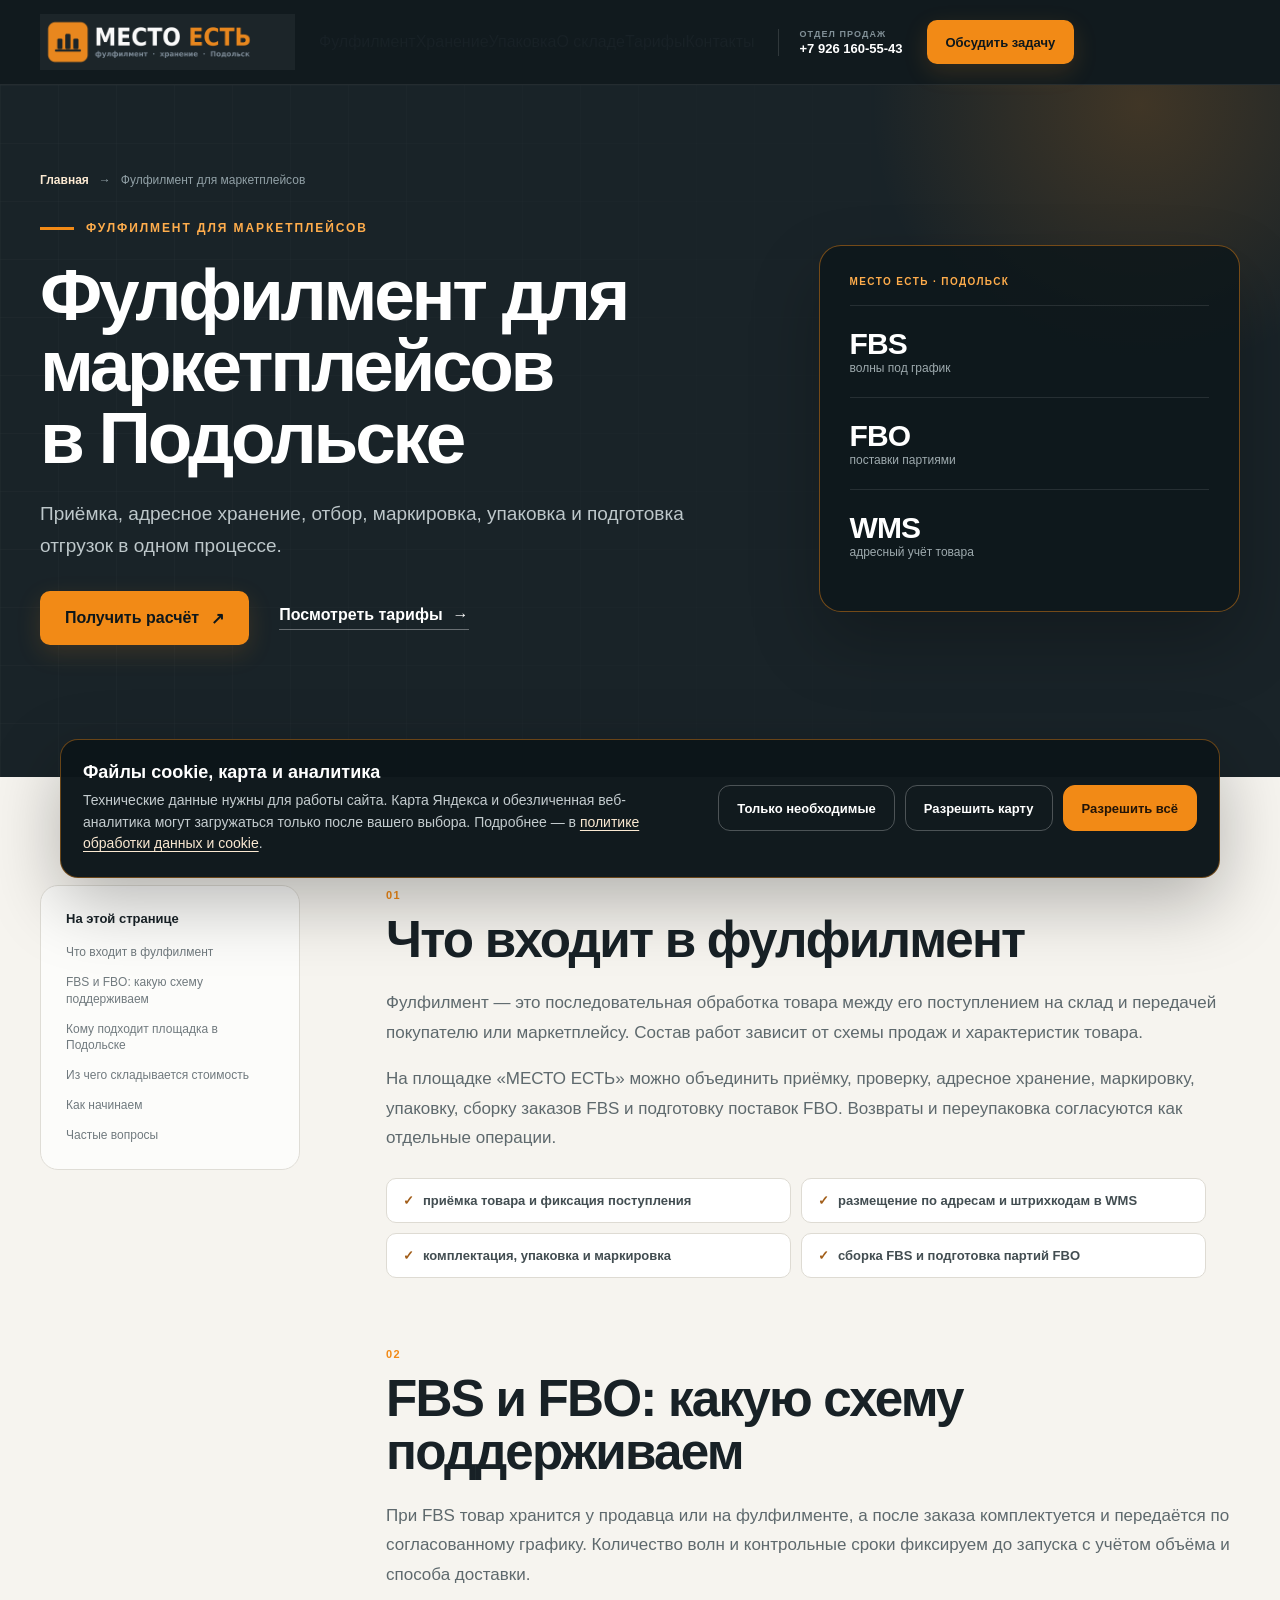
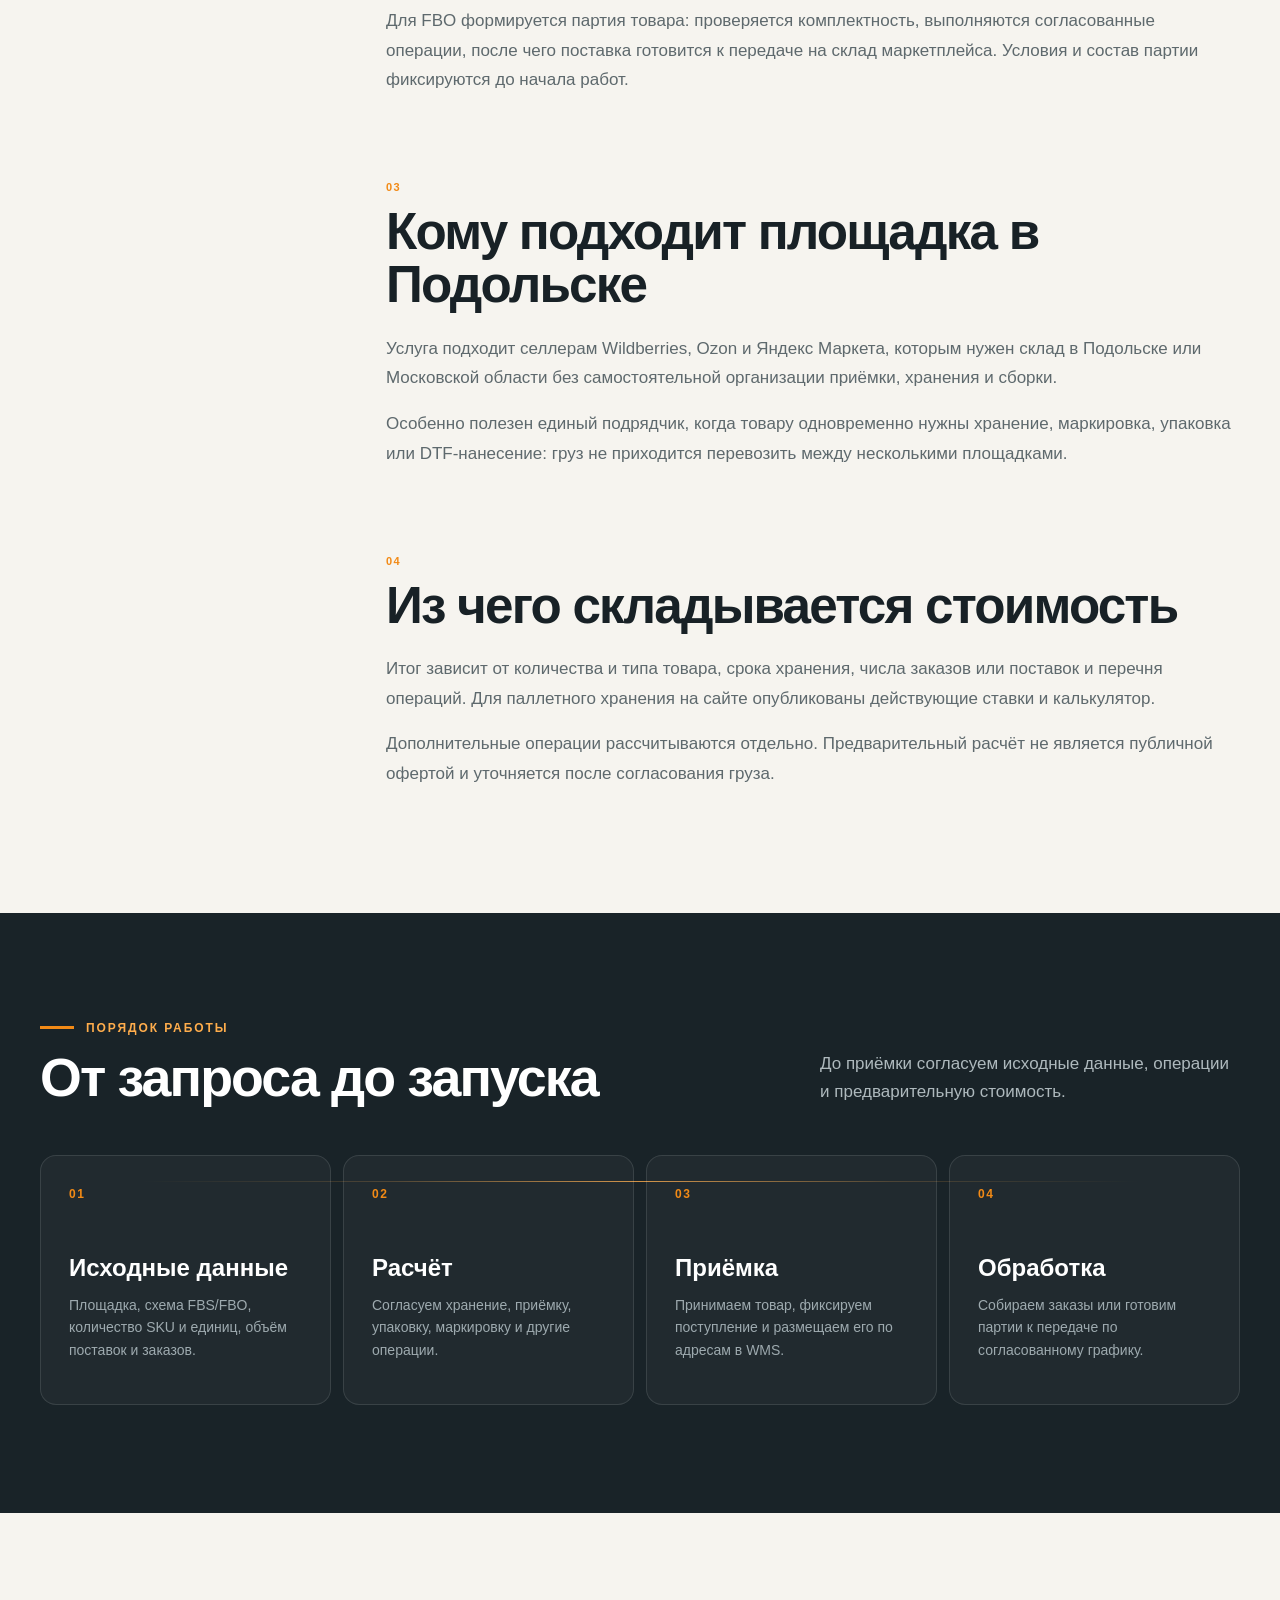
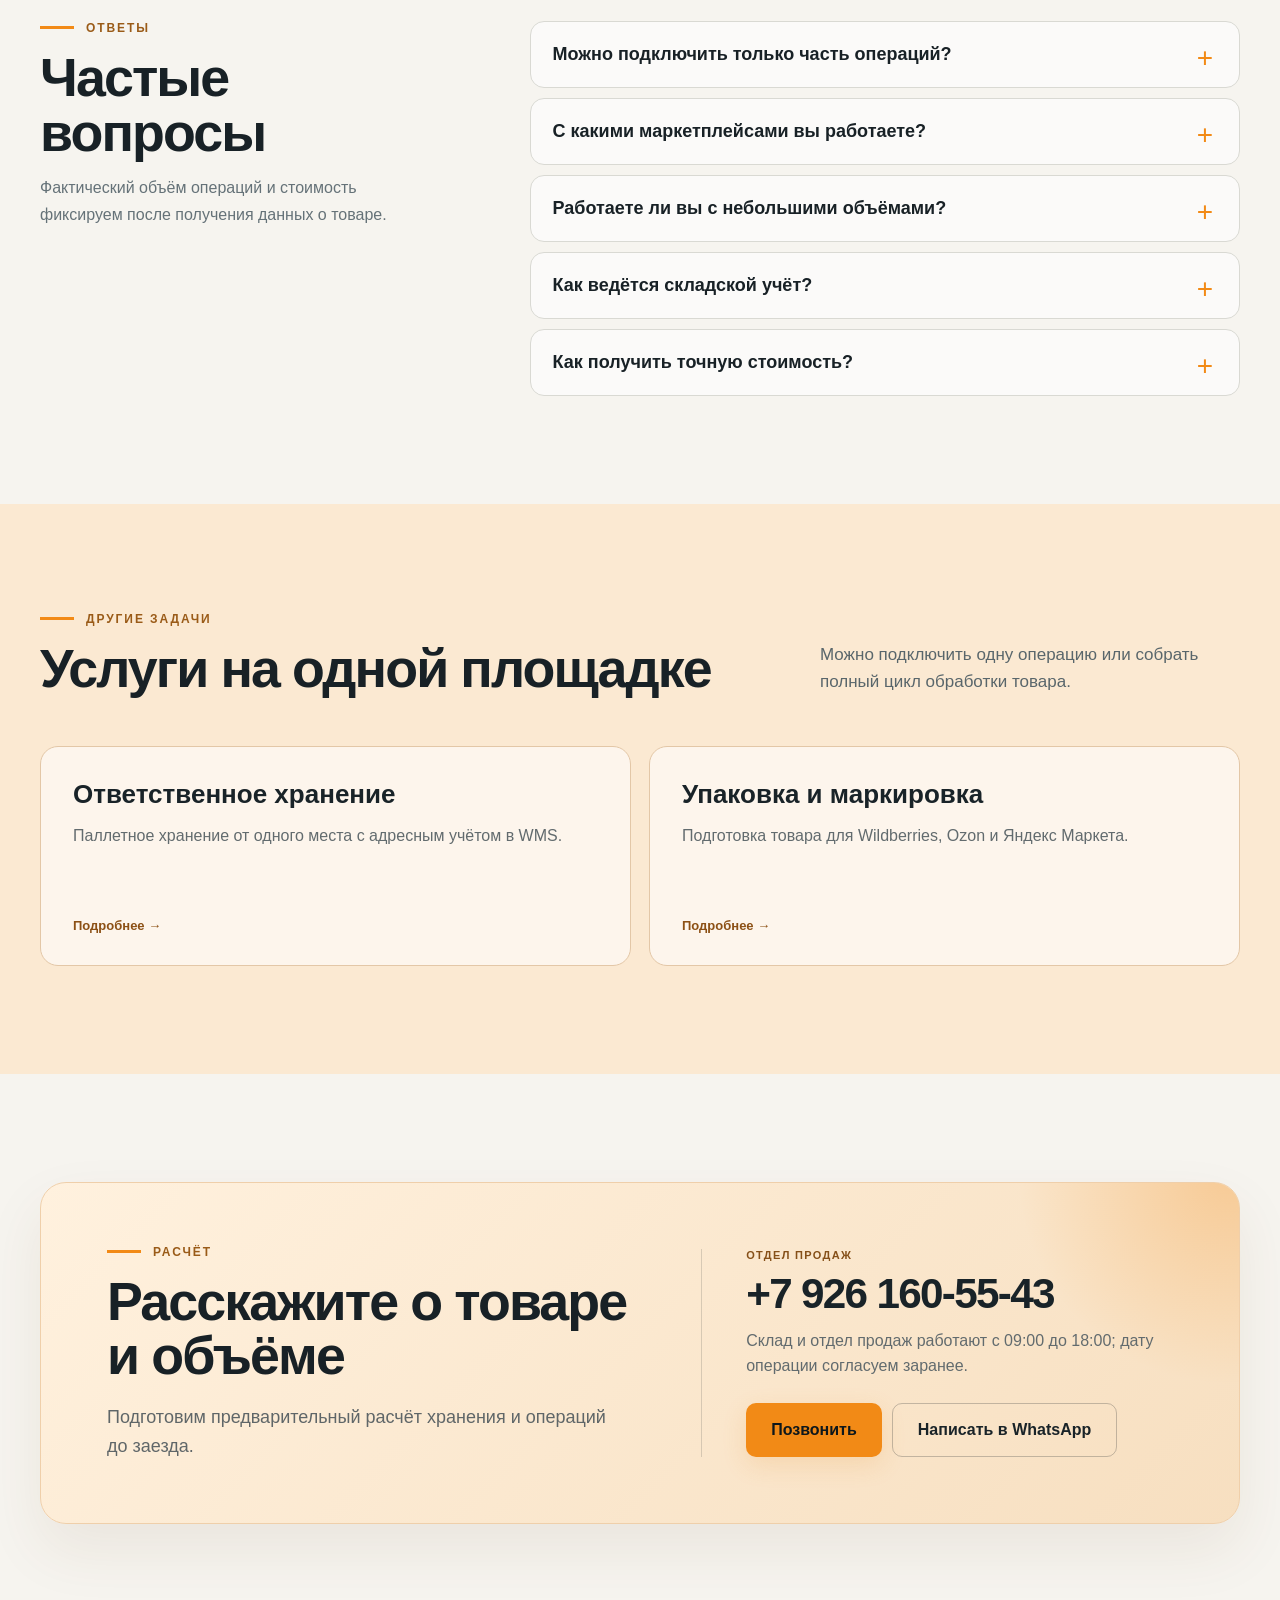
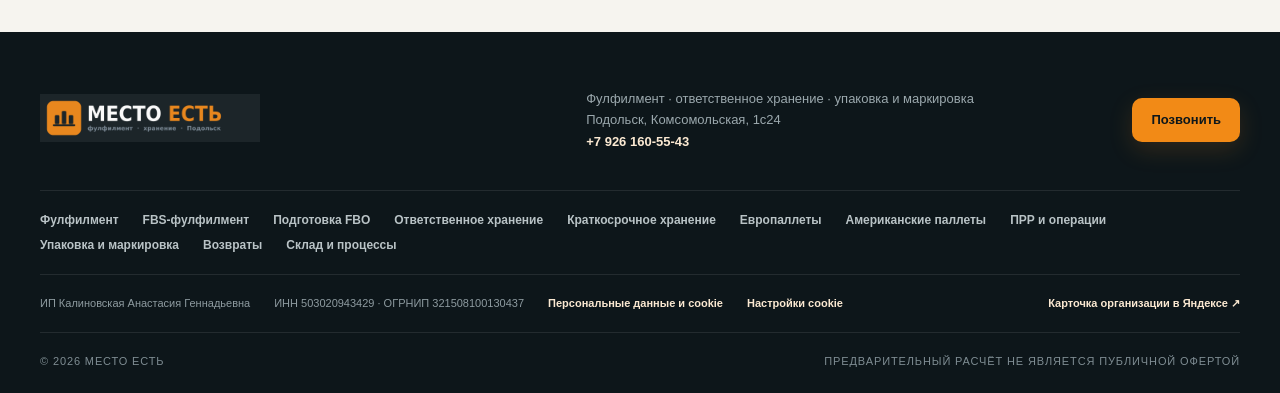
<file: fulfillment.html>
<!DOCTYPE html><html lang="ru"><head><meta charSet="utf-8"/><meta name="viewport" content="width=device-width, initial-scale=1"/><meta name="google-site-verification" content="fll9gPbKZuLawHREcNfsQ7qzjZknRpzVXAbEZnQur54"/><link rel="icon" href="/favicon.ico?v=20260806-2" sizes="any"/><link rel="icon" href="/favicon-32x32.png?v=20260806-2" type="image/png" sizes="32x32"/><link rel="shortcut icon" href="/favicon.ico?v=20260806-2"/><link rel="apple-touch-icon" href="/apple-touch-icon.png?v=20260806-2" sizes="180x180"/><meta name="theme-color" content="#1c2529"/>
<script type="application/ld+json" nonce="mestoest-static">{"@context":"https://schema.org","@graph":[{"@type":"BreadcrumbList","itemListElement":[{"@type":"ListItem","position":1,"name":"Главная","item":"https://mestoest-ff.ru/"},{"@type":"ListItem","position":2,"name":"Фулфилмент для маркетплейсов в Подольске","item":"https://mestoest-ff.ru/fulfillment.html"}]},{"@type":"Service","@id":"https://mestoest-ff.ru/fulfillment.html#service","name":"Фулфилмент для маркетплейсов в Подольске","url":"https://mestoest-ff.ru/fulfillment.html","serviceType":["Фулфилмент для маркетплейсов","FBS","FBO","Хранение","Упаковка","Маркировка"],"provider":{"@id":"https://mestoest-ff.ru/#organization"},"areaServed":["Подольск","Москва","Московская область"],"availableChannel":{"@type":"ServiceChannel","servicePhone":{"@type":"ContactPoint","telephone":"+79261605543","contactType":"sales"}}},{"@type":"FAQPage","mainEntity":[{"@type":"Question","name":"Можно подключить только часть операций?","acceptedAnswer":{"@type":"Answer","text":"Да. Можно согласовать хранение без полного цикла или добавить только нужные операции: приёмку, упаковку, маркировку, FBS или подготовку FBO."}},{"@type":"Question","name":"С какими маркетплейсами вы работаете?","acceptedAnswer":{"@type":"Answer","text":"С Wildberries, Ozon и Яндекс Маркетом. Конкретная схема и требования к партии уточняются до начала работ."}},{"@type":"Question","name":"Работаете ли вы с небольшими объёмами?","acceptedAnswer":{"@type":"Answer","text":"Да. Паллетное хранение доступно от одной паллеты; для штучного товара расчёт зависит от количества SKU, единиц и операций."}},{"@type":"Question","name":"Как ведётся складской учёт?","acceptedAnswer":{"@type":"Answer","text":"Места хранения имеют адреса и штрихкоды в WMS. Это позволяет фиксировать размещение и движение товара на складе."}},{"@type":"Question","name":"Как получить точную стоимость?","acceptedAnswer":{"@type":"Answer","text":"Передайте количество SKU и единиц, схему FBS/FBO, предполагаемый объём заказов или поставок и перечень операций."}}]}]}</script><link rel="stylesheet" href="/site.css?v=0e9fbbaf1482"></head><body data-yandex-metrika-id="111877488"><main class="service-landing" data-content-revision="default-2026-08-28"><header class="site-header"><div class="container header-inner"><a href="/" class="brand" aria-label="Место Есть — на главную"><img src="/logo-dark.png" alt="Место Есть" width="320" height="80" loading="eager" fetchPriority="high" decoding="async" data-nimg="1"/></a><nav aria-label="Основная навигация"><a href="/fulfillment.html">Фулфилмент</a><a href="/otvetstvennoe-hranenie.html">Хранение</a><a href="/upakovka-markirovka.html">Упаковка</a><a href="/sklad-podolsk.html">О складе</a><a href="/#prices">Тарифы</a><a href="/#contacts">Контакты</a></nav><a class="header-phone" href="tel:+79261605543"><small>Отдел продаж</small><strong>+7 926 160-55-43</strong></a><a class="button button-small header-cta" href="tel:+79261605543">Обсудить задачу</a><details class="mobile-menu"><summary aria-label="Открыть меню"><span></span><span></span><span></span></summary><div><a href="/fulfillment.html">Фулфилмент</a><a href="/fbs-fulfillment.html">FBS</a><a href="/fbo-fulfillment.html">FBO</a><a href="/sklad-podolsk.html">О складе</a><a href="/#prices">Тарифы</a><a href="/#contacts">Контакты</a></div></details><a class="mobile-call" href="tel:+79261605543" aria-label="Позвонить в МЕСТО ЕСТЬ">☎</a></div></header><section class="service-hero"><div class="hero-grid" aria-hidden="true"></div><div class="container service-hero-inner"><div><div class="breadcrumbs" aria-label="Хлебные крошки"><a href="/">Главная</a><span>→</span><span>Фулфилмент для маркетплейсов</span></div><div class="kicker"><span></span> <!-- -->Фулфилмент для маркетплейсов</div><h1>Фулфилмент для маркетплейсов в Подольске</h1><p class="service-lead">Приёмка, адресное хранение, отбор, маркировка, упаковка и подготовка отгрузок в одном процессе.</p><div class="hero-actions"><a class="button" href="tel:+79261605543">Получить расчёт <span>↗</span></a><a href="/#prices" class="text-link">Посмотреть тарифы <span>→</span></a></div></div><aside class="service-hero-card" aria-label="Параметры услуги"><span class="service-hero-card-label">МЕСТО ЕСТЬ · Подольск</span><div><strong>FBS</strong><span>волны под график</span></div><div><strong>FBO</strong><span>поставки партиями</span></div><div><strong>WMS</strong><span>адресный учёт товара</span></div></aside></div></section><section class="section service-detail-section"><div class="container service-detail-layout"><aside class="service-nav" aria-label="Содержание страницы"><b>На этой странице</b><a href="#section-1">Что входит в фулфилмент</a><a href="#section-2">FBS и FBO: какую схему поддерживаем</a><a href="#section-3">Кому подходит площадка в Подольске</a><a href="#section-4">Из чего складывается стоимость</a><a href="#how-it-works">Как начинаем</a><a href="#questions">Частые вопросы</a></aside><div class="service-article"><article id="section-1"><span class="article-number">0<!-- -->1</span><h2>Что входит в фулфилмент</h2><p>Фулфилмент — это последовательная обработка товара между его поступлением на склад и передачей покупателю или маркетплейсу. Состав работ зависит от схемы продаж и характеристик товара.</p><p>На площадке «МЕСТО ЕСТЬ» можно объединить приёмку, проверку, адресное хранение, маркировку, упаковку, сборку заказов FBS и подготовку поставок FBO. Возвраты и переупаковка согласуются как отдельные операции.</p><ul><li>приёмка товара и фиксация поступления</li><li>размещение по адресам и штрихкодам в WMS</li><li>комплектация, упаковка и маркировка</li><li>сборка FBS и подготовка партий FBO</li></ul></article><article id="section-2"><span class="article-number">0<!-- -->2</span><h2>FBS и FBO: какую схему поддерживаем</h2><p>При FBS товар хранится у продавца или на фулфилменте, а после заказа комплектуется и передаётся по согласованному графику. Количество волн и контрольные сроки фиксируем до запуска с учётом объёма и способа доставки.</p><p>Для FBO формируется партия товара: проверяется комплектность, выполняются согласованные операции, после чего поставка готовится к передаче на склад маркетплейса. Условия и состав партии фиксируются до начала работ.</p></article><article id="section-3"><span class="article-number">0<!-- -->3</span><h2>Кому подходит площадка в Подольске</h2><p>Услуга подходит селлерам Wildberries, Ozon и Яндекс Маркета, которым нужен склад в Подольске или Московской области без самостоятельной организации приёмки, хранения и сборки.</p><p>Особенно полезен единый подрядчик, когда товару одновременно нужны хранение, маркировка, упаковка или DTF-нанесение: груз не приходится перевозить между несколькими площадками.</p></article><article id="section-4"><span class="article-number">0<!-- -->4</span><h2>Из чего складывается стоимость</h2><p>Итог зависит от количества и типа товара, срока хранения, числа заказов или поставок и перечня операций. Для паллетного хранения на сайте опубликованы действующие ставки и калькулятор.</p><p>Дополнительные операции рассчитываются отдельно. Предварительный расчёт не является публичной офертой и уточняется после согласования груза.</p></article></div></div></section><section class="section process-section service-process" id="how-it-works"><div class="container"><div class="section-heading light"><div><div class="kicker"><span></span> Порядок работы</div><h2>От запроса до запуска</h2></div><p>До приёмки согласуем исходные данные, операции и предварительную стоимость.</p></div><div class="process-grid"><article class="process-step"><span>01</span><h3>Исходные данные</h3><p>Площадка, схема FBS/FBO, количество SKU и единиц, объём поставок и заказов.</p></article><article class="process-step"><span>02</span><h3>Расчёт</h3><p>Согласуем хранение, приёмку, упаковку, маркировку и другие операции.</p></article><article class="process-step"><span>03</span><h3>Приёмка</h3><p>Принимаем товар, фиксируем поступление и размещаем его по адресам в WMS.</p></article><article class="process-step"><span>04</span><h3>Обработка</h3><p>Собираем заказы или готовим партии к передаче по согласованному графику.</p></article></div></div></section><section class="section faq" id="questions"><div class="container faq-layout"><div><div class="kicker dark"><span></span> Ответы</div><h2>Частые вопросы</h2><p>Фактический объём операций и стоимость фиксируем после получения данных о товаре.</p></div><div class="faq-list"><details><summary>Можно подключить только часть операций?</summary><p>Да. Можно согласовать хранение без полного цикла или добавить только нужные операции: приёмку, упаковку, маркировку, FBS или подготовку FBO.</p></details><details><summary>С какими маркетплейсами вы работаете?</summary><p>С Wildberries, Ozon и Яндекс Маркетом. Конкретная схема и требования к партии уточняются до начала работ.</p></details><details><summary>Работаете ли вы с небольшими объёмами?</summary><p>Да. Паллетное хранение доступно от одной паллеты; для штучного товара расчёт зависит от количества SKU, единиц и операций.</p></details><details><summary>Как ведётся складской учёт?</summary><p>Места хранения имеют адреса и штрихкоды в WMS. Это позволяет фиксировать размещение и движение товара на складе.</p></details><details><summary>Как получить точную стоимость?</summary><p>Передайте количество SKU и единиц, схему FBS/FBO, предполагаемый объём заказов или поставок и перечень операций.</p></details></div></div></section><section class="section related-section"><div class="container"><div class="section-heading"><div><div class="kicker dark"><span></span> Другие задачи</div><h2>Услуги на одной площадке</h2></div><p>Можно подключить одну операцию или собрать полный цикл обработки товара.</p></div><div class="related-grid"><a href="/otvetstvennoe-hranenie.html" class="related-card"><h3>Ответственное хранение</h3><p>Паллетное хранение от одного места с адресным учётом в WMS.</p><span>Подробнее →</span></a><a href="/upakovka-markirovka.html" class="related-card"><h3>Упаковка и маркировка</h3><p>Подготовка товара для Wildberries, Ozon и Яндекс Маркета.</p><span>Подробнее →</span></a></div></div></section><section class="section service-final-cta"><div class="container contact-card"><div class="contact-copy"><div class="kicker dark"><span></span> Расчёт</div><h2>Расскажите о товаре и объёме</h2><p>Подготовим предварительный расчёт хранения и операций до заезда.</p></div><div class="contact-details"><span class="contact-label">Отдел продаж</span><a class="contact-phone" href="tel:+79261605543">+7 926 160-55-43</a><p>Склад и отдел продаж работают с 09:00 до 18:00; дату операции согласуем заранее.</p><div class="service-contact-actions"><a class="button" href="tel:+79261605543">Позвонить</a><a class="button button-outline" href="https://wa.me/79261605543?text=%D0%97%D0%B4%D1%80%D0%B0%D0%B2%D1%81%D1%82%D0%B2%D1%83%D0%B9%D1%82%D0%B5!%20%D0%A5%D0%BE%D1%87%D1%83%20%D1%80%D0%B0%D1%81%D1%81%D1%87%D0%B8%D1%82%D0%B0%D1%82%D1%8C%20%D1%83%D1%81%D0%BB%D1%83%D0%B3%D0%B8%20%D1%84%D1%83%D0%BB%D1%84%D0%B8%D0%BB%D0%BC%D0%B5%D0%BD%D1%82%D0%B0%20%C2%AB%D0%9C%D0%95%D0%A1%D0%A2%D0%9E%20%D0%95%D0%A1%D0%A2%D0%AC%C2%BB." target="_blank" rel="noopener noreferrer">Написать в WhatsApp</a></div></div></div></section><footer><div class="container footer-top"><a href="/"><img src="/logo-dark.png" alt="Место Есть" width="240" height="60" loading="lazy" decoding="async" data-nimg="1"/></a><p>Фулфилмент · ответственное хранение · упаковка и маркировка<br/>Подольск, Комсомольская, 1с24<br/><a href="tel:+79261605543">+7 926 160-55-43</a></p><a class="button button-small" href="tel:+79261605543">Позвонить</a></div><div class="container footer-service-links"><a href="/fulfillment.html">Фулфилмент</a><a href="/fbs-fulfillment.html">FBS-фулфилмент</a><a href="/fbo-fulfillment.html">Подготовка FBO</a><a href="/otvetstvennoe-hranenie.html">Ответственное хранение</a><a href="/kratkosrochnoe-hranenie.html">Краткосрочное хранение</a><a href="/hranenie-evropallet.html">Европаллеты</a><a href="/hranenie-amerikanskih-pallet.html">Американские паллеты</a><a href="/prr-i-skladskie-operacii.html">ПРР и операции</a><a href="/upakovka-markirovka.html">Упаковка и маркировка</a><a href="/obrabotka-vozvratov.html">Возвраты</a><a href="/sklad-podolsk.html">Склад и процессы</a></div><div class="container footer-legal"><span>ИП Калиновская Анастасия Геннадьевна</span><span>ИНН 503020943429 · ОГРНИП 321508100130437</span><a href="/privacy.html">Персональные данные и cookie</a><button type="button" data-cookie-settings="true">Настройки cookie</button><a href="https://yandex.ru/maps/org/31745698352" target="_blank" rel="noopener noreferrer">Карточка организации в Яндексе ↗</a></div><div class="container footer-bottom"><span>© 2026 МЕСТО ЕСТЬ</span><span>Предварительный расчёт не является публичной офертой</span></div></footer></main><!--$--><!--/$--><aside class="cookie-banner" data-cookie-banner="true" hidden="" aria-labelledby="cookie-banner-title"><div class="cookie-banner-copy"><strong id="cookie-banner-title">Файлы cookie, карта и аналитика</strong><p>Технические данные нужны для работы сайта. Карта Яндекса и обезличенная веб-аналитика могут загружаться только после вашего выбора. Подробнее — в<!-- --> <a href="/privacy.html">политике обработки данных и cookie</a>.</p></div><div class="cookie-banner-actions"><button class="cookie-button cookie-button-secondary" type="button" data-cookie-essential="true">Только необходимые</button><button class="cookie-button cookie-button-secondary" type="button" data-cookie-map="true">Разрешить карту</button><button class="cookie-button" type="button" data-cookie-accept="true">Разрешить всё</button></div></aside><div hidden=""><!--$?--><template id="B:0"></template><!--/$--></div><div hidden id="S:0"><div hidden=""><title>Фулфилмент для маркетплейсов в Подольске — МЕСТО ЕСТЬ</title><meta name="description" content="Фулфилмент для Wildberries, Ozon и Яндекс Маркета в Подольске: FBS, FBO, приёмка, хранение, маркировка, упаковка и возвраты."><meta name="application-name" content="МЕСТО ЕСТЬ"><meta name="keywords" content="фулфилмент Подольск,фулфилмент для Wildberries,фулфилмент для Ozon,фулфилмент для Яндекс Маркета,ответственное хранение Подольск,хранение паллет Московская область,FBS фулфилмент,FBO поставки,упаковка товара для Wildberries,упаковка товара для Ozon,маркировка товара для маркетплейсов,паллетное хранение Подольск,обработка возвратов маркетплейсов"><meta name="category" content="Логистика и складские услуги"><meta name="robots" content="index, follow"><meta property="og:title" content="Фулфилмент для маркетплейсов в Подольске — МЕСТО ЕСТЬ"><meta property="og:description" content="Фулфилмент для Wildberries, Ozon и Яндекс Маркета в Подольске: FBS, FBO, приёмка, хранение, маркировка, упаковка и возвраты."><meta property="og:url" content="https://mestoest-ff.ru/fulfillment.html"><meta name="twitter:card" content="summary"><meta name="twitter:title" content="Фулфилмент для маркетплейсов в Подольске — МЕСТО ЕСТЬ"><meta name="twitter:description" content="Фулфилмент для Wildberries, Ozon и Яндекс Маркета в Подольске: FBS, FBO, приёмка, хранение, маркировка, упаковка и возвраты."><link rel="manifest" href="/site.webmanifest"><link rel="canonical" href="https://mestoest-ff.ru/fulfillment.html"></div></div><script src="/calculator.js?v=0e9fbbaf1482" defer></script><script src="/site-motion.js?v=0e9fbbaf1482" defer></script><script src="/analytics.js?v=0e9fbbaf1482" defer></script><script src="/request.js?v=0e9fbbaf1482" defer></script><script src="/cookie-consent.js?v=0e9fbbaf1482" defer></script></body></html>
</file>
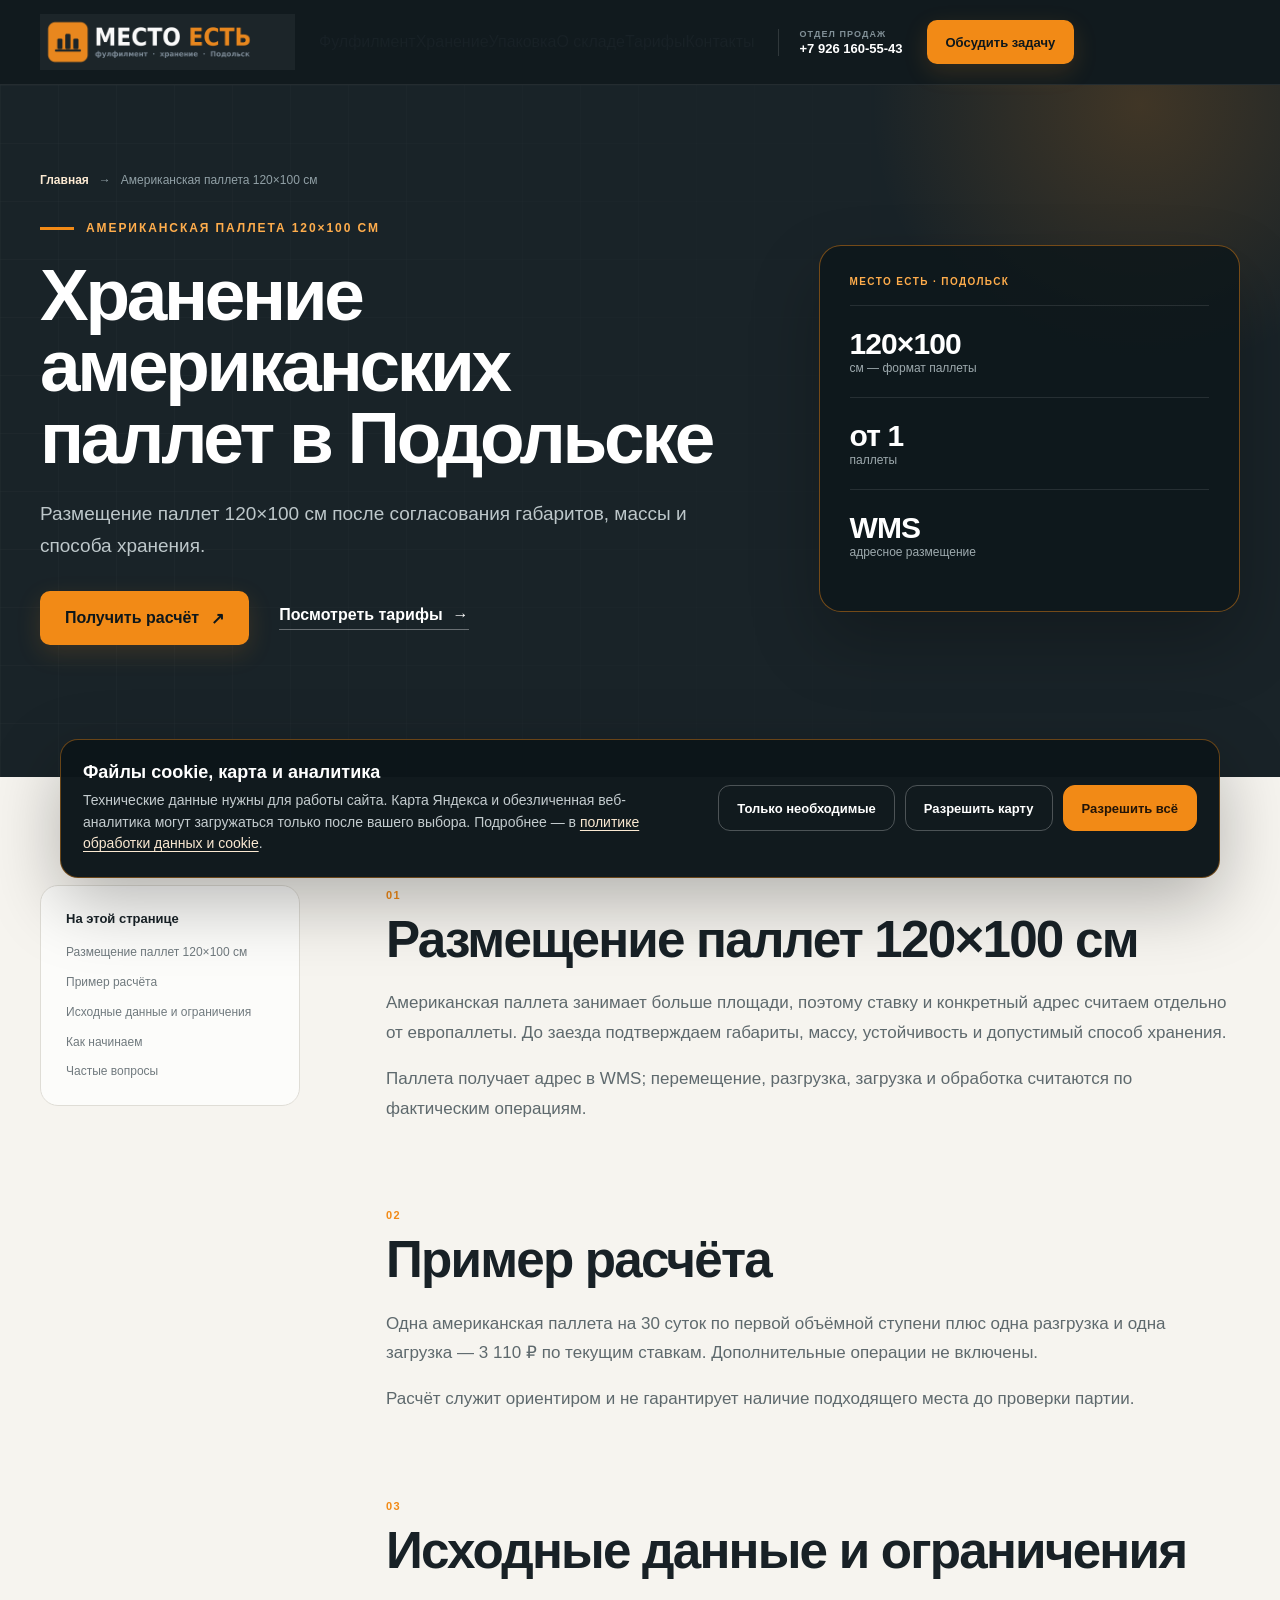
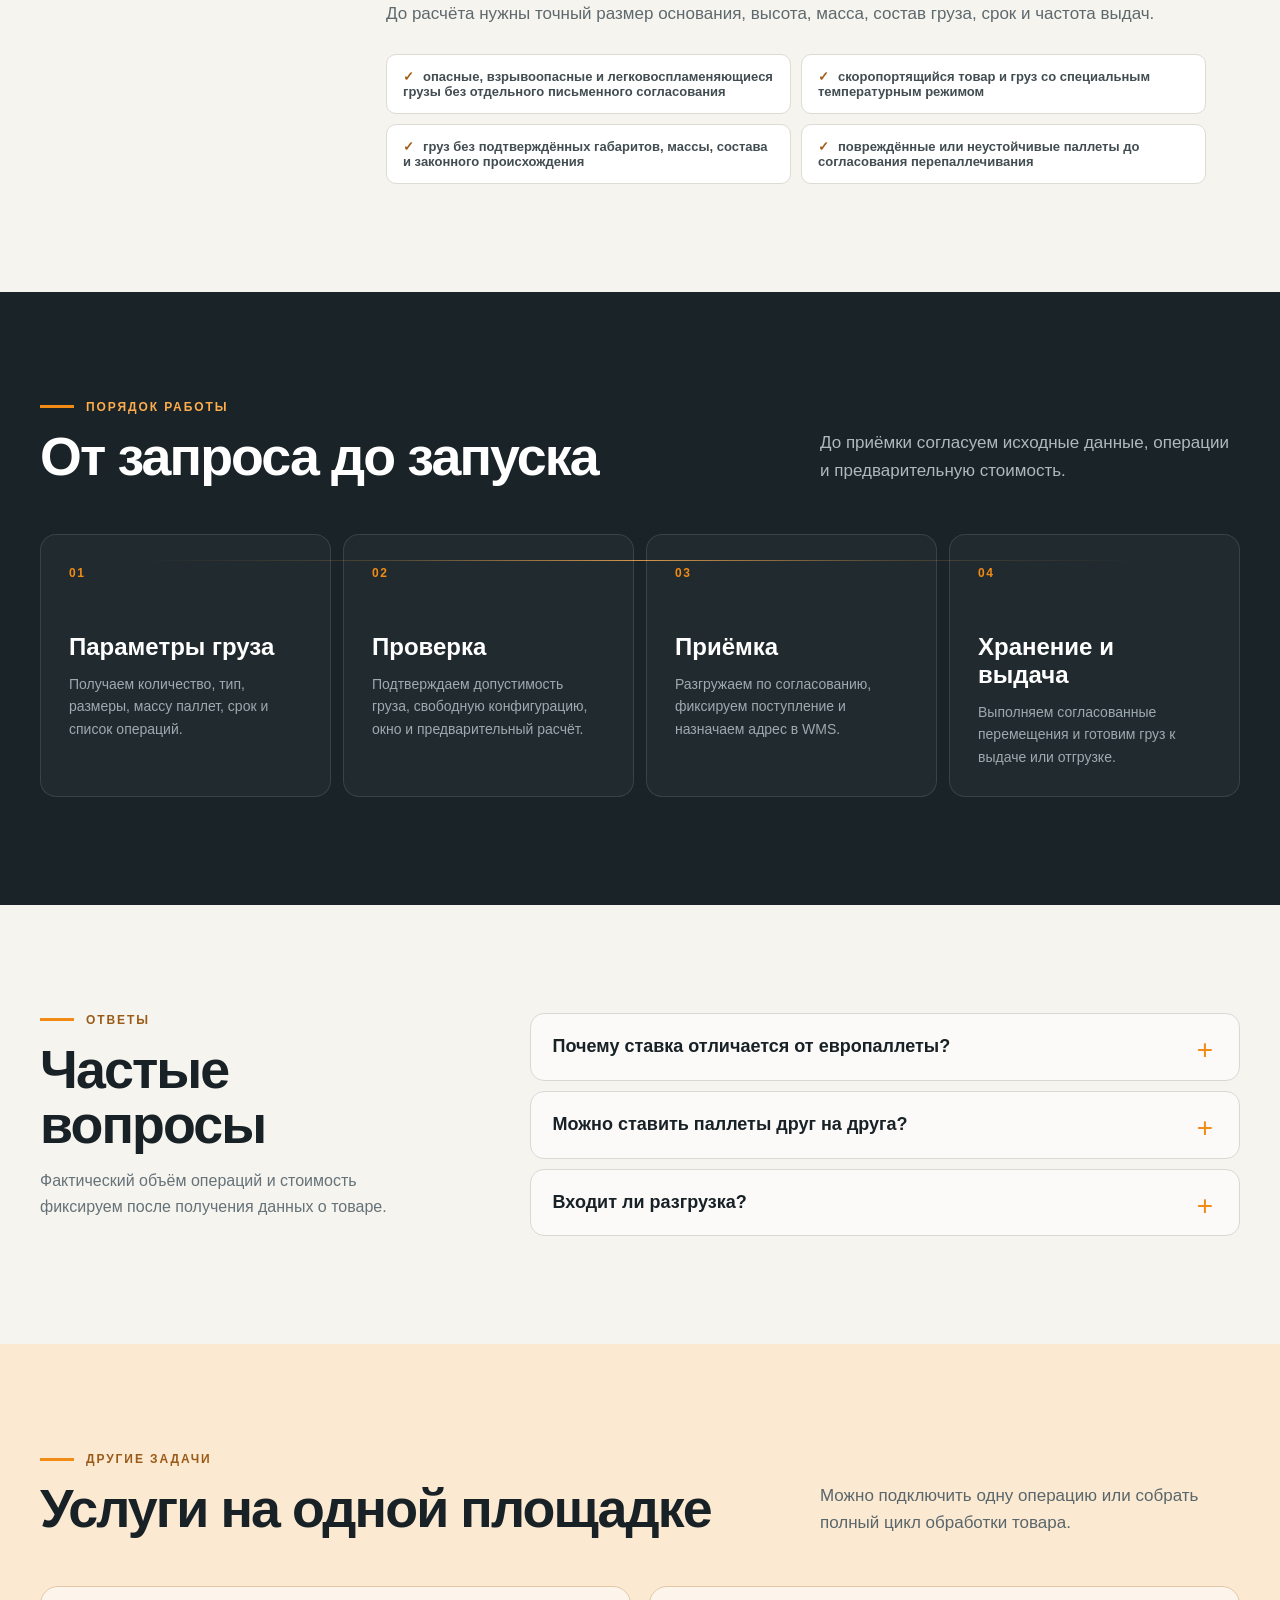
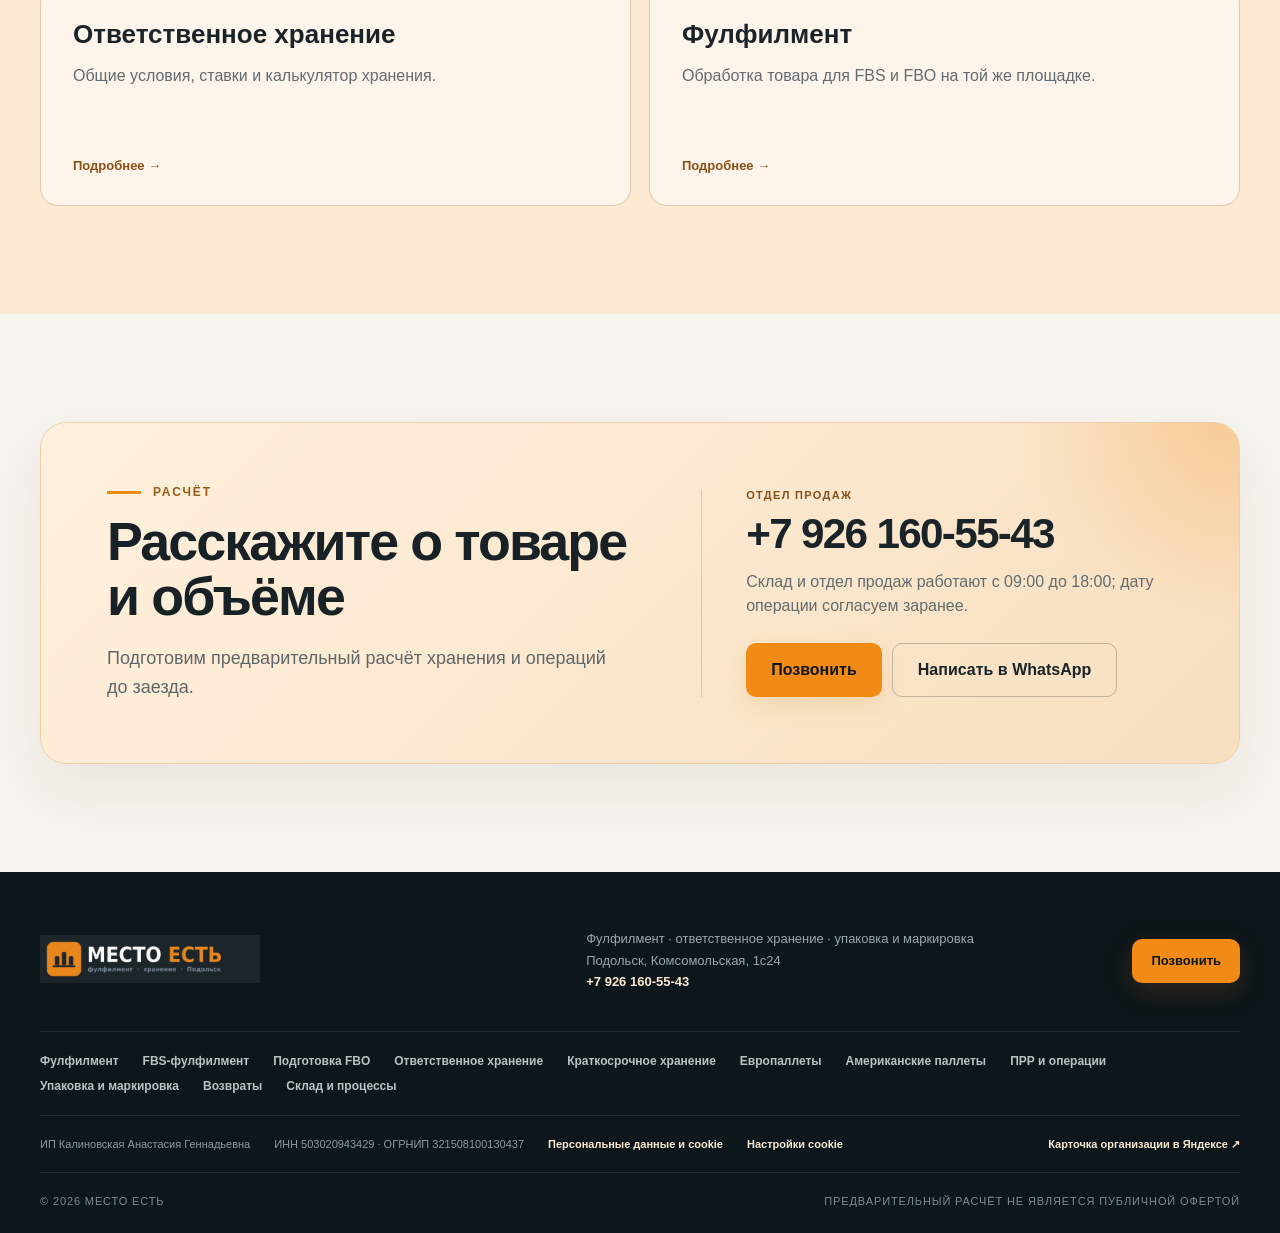
<file: hranenie-amerikanskih-pallet.html>
<!DOCTYPE html><html lang="ru"><head><meta charSet="utf-8"/><meta name="viewport" content="width=device-width, initial-scale=1"/><meta name="google-site-verification" content="fll9gPbKZuLawHREcNfsQ7qzjZknRpzVXAbEZnQur54"/><link rel="icon" href="/favicon.ico?v=20260806-2" sizes="any"/><link rel="icon" href="/favicon-32x32.png?v=20260806-2" type="image/png" sizes="32x32"/><link rel="shortcut icon" href="/favicon.ico?v=20260806-2"/><link rel="apple-touch-icon" href="/apple-touch-icon.png?v=20260806-2" sizes="180x180"/><meta name="theme-color" content="#1c2529"/>
<script type="application/ld+json" nonce="mestoest-static">{"@context":"https://schema.org","@graph":[{"@type":"BreadcrumbList","itemListElement":[{"@type":"ListItem","position":1,"name":"Главная","item":"https://mestoest-ff.ru/"},{"@type":"ListItem","position":2,"name":"Хранение американских паллет в Подольске","item":"https://mestoest-ff.ru/hranenie-amerikanskih-pallet.html"}]},{"@type":"Service","@id":"https://mestoest-ff.ru/hranenie-amerikanskih-pallet.html#service","name":"Хранение американских паллет в Подольске","url":"https://mestoest-ff.ru/hranenie-amerikanskih-pallet.html","serviceType":["Хранение американских паллет","Ответственное хранение","WMS"],"provider":{"@id":"https://mestoest-ff.ru/#organization"},"areaServed":["Подольск","Москва","Московская область"],"availableChannel":{"@type":"ServiceChannel","servicePhone":{"@type":"ContactPoint","telephone":"+79261605543","contactType":"sales"}}},{"@type":"FAQPage","mainEntity":[{"@type":"Question","name":"Почему ставка отличается от европаллеты?","acceptedAnswer":{"@type":"Answer","text":"Американская паллета 120×100 см занимает больше площади и требует другой конфигурации адреса."}},{"@type":"Question","name":"Можно ставить паллеты друг на друга?","acceptedAnswer":{"@type":"Answer","text":"Только после подтверждения свойств груза, упаковки, допустимой нагрузки и безопасной схемы."}},{"@type":"Question","name":"Входит ли разгрузка?","acceptedAnswer":{"@type":"Answer","text":"Нет, ПРР считается отдельной операцией."}}]}]}</script><link rel="stylesheet" href="/site.css?v=0e9fbbaf1482"></head><body data-yandex-metrika-id="111877488"><main class="service-landing" data-content-revision="default-2026-08-28"><header class="site-header"><div class="container header-inner"><a href="/" class="brand" aria-label="Место Есть — на главную"><img src="/logo-dark.png" alt="Место Есть" width="320" height="80" loading="eager" fetchPriority="high" decoding="async" data-nimg="1"/></a><nav aria-label="Основная навигация"><a href="/fulfillment.html">Фулфилмент</a><a href="/otvetstvennoe-hranenie.html">Хранение</a><a href="/upakovka-markirovka.html">Упаковка</a><a href="/sklad-podolsk.html">О складе</a><a href="/#prices">Тарифы</a><a href="/#contacts">Контакты</a></nav><a class="header-phone" href="tel:+79261605543"><small>Отдел продаж</small><strong>+7 926 160-55-43</strong></a><a class="button button-small header-cta" href="tel:+79261605543">Обсудить задачу</a><details class="mobile-menu"><summary aria-label="Открыть меню"><span></span><span></span><span></span></summary><div><a href="/fulfillment.html">Фулфилмент</a><a href="/fbs-fulfillment.html">FBS</a><a href="/fbo-fulfillment.html">FBO</a><a href="/sklad-podolsk.html">О складе</a><a href="/#prices">Тарифы</a><a href="/#contacts">Контакты</a></div></details><a class="mobile-call" href="tel:+79261605543" aria-label="Позвонить в МЕСТО ЕСТЬ">☎</a></div></header><section class="service-hero"><div class="hero-grid" aria-hidden="true"></div><div class="container service-hero-inner"><div><div class="breadcrumbs" aria-label="Хлебные крошки"><a href="/">Главная</a><span>→</span><span>Американская паллета 120×100 см</span></div><div class="kicker"><span></span> <!-- -->Американская паллета 120×100 см</div><h1>Хранение американских паллет в Подольске</h1><p class="service-lead">Размещение паллет 120×100 см после согласования габаритов, массы и способа хранения.</p><div class="hero-actions"><a class="button" href="tel:+79261605543">Получить расчёт <span>↗</span></a><a href="/#prices" class="text-link">Посмотреть тарифы <span>→</span></a></div></div><aside class="service-hero-card" aria-label="Параметры услуги"><span class="service-hero-card-label">МЕСТО ЕСТЬ · Подольск</span><div><strong>120×100</strong><span>см — формат паллеты</span></div><div><strong>от 1</strong><span>паллеты</span></div><div><strong>WMS</strong><span>адресное размещение</span></div></aside></div></section><section class="section service-detail-section"><div class="container service-detail-layout"><aside class="service-nav" aria-label="Содержание страницы"><b>На этой странице</b><a href="#section-1">Размещение паллет 120×100 см</a><a href="#section-2">Пример расчёта</a><a href="#section-3">Исходные данные и ограничения</a><a href="#how-it-works">Как начинаем</a><a href="#questions">Частые вопросы</a></aside><div class="service-article"><article id="section-1"><span class="article-number">0<!-- -->1</span><h2>Размещение паллет 120×100 см</h2><p>Американская паллета занимает больше площади, поэтому ставку и конкретный адрес считаем отдельно от европаллеты. До заезда подтверждаем габариты, массу, устойчивость и допустимый способ хранения.</p><p>Паллета получает адрес в WMS; перемещение, разгрузка, загрузка и обработка считаются по фактическим операциям.</p></article><article id="section-2"><span class="article-number">0<!-- -->2</span><h2>Пример расчёта</h2><p>Одна американская паллета на 30 суток по первой объёмной ступени плюс одна разгрузка и одна загрузка — 3 110 ₽ по текущим ставкам. Дополнительные операции не включены.</p><p>Расчёт служит ориентиром и не гарантирует наличие подходящего места до проверки партии.</p></article><article id="section-3"><span class="article-number">0<!-- -->3</span><h2>Исходные данные и ограничения</h2><p>До расчёта нужны точный размер основания, высота, масса, состав груза, срок и частота выдач.</p><ul><li>опасные, взрывоопасные и легковоспламеняющиеся грузы без отдельного письменного согласования</li><li>скоропортящийся товар и груз со специальным температурным режимом</li><li>груз без подтверждённых габаритов, массы, состава и законного происхождения</li><li>повреждённые или неустойчивые паллеты до согласования перепаллечивания</li></ul></article></div></div></section><section class="section process-section service-process" id="how-it-works"><div class="container"><div class="section-heading light"><div><div class="kicker"><span></span> Порядок работы</div><h2>От запроса до запуска</h2></div><p>До приёмки согласуем исходные данные, операции и предварительную стоимость.</p></div><div class="process-grid"><article class="process-step"><span>01</span><h3>Параметры груза</h3><p>Получаем количество, тип, размеры, массу паллет, срок и список операций.</p></article><article class="process-step"><span>02</span><h3>Проверка</h3><p>Подтверждаем допустимость груза, свободную конфигурацию, окно и предварительный расчёт.</p></article><article class="process-step"><span>03</span><h3>Приёмка</h3><p>Разгружаем по согласованию, фиксируем поступление и назначаем адрес в WMS.</p></article><article class="process-step"><span>04</span><h3>Хранение и выдача</h3><p>Выполняем согласованные перемещения и готовим груз к выдаче или отгрузке.</p></article></div></div></section><section class="section faq" id="questions"><div class="container faq-layout"><div><div class="kicker dark"><span></span> Ответы</div><h2>Частые вопросы</h2><p>Фактический объём операций и стоимость фиксируем после получения данных о товаре.</p></div><div class="faq-list"><details><summary>Почему ставка отличается от европаллеты?</summary><p>Американская паллета 120×100 см занимает больше площади и требует другой конфигурации адреса.</p></details><details><summary>Можно ставить паллеты друг на друга?</summary><p>Только после подтверждения свойств груза, упаковки, допустимой нагрузки и безопасной схемы.</p></details><details><summary>Входит ли разгрузка?</summary><p>Нет, ПРР считается отдельной операцией.</p></details></div></div></section><section class="section related-section"><div class="container"><div class="section-heading"><div><div class="kicker dark"><span></span> Другие задачи</div><h2>Услуги на одной площадке</h2></div><p>Можно подключить одну операцию или собрать полный цикл обработки товара.</p></div><div class="related-grid"><a href="/otvetstvennoe-hranenie.html" class="related-card"><h3>Ответственное хранение</h3><p>Общие условия, ставки и калькулятор хранения.</p><span>Подробнее →</span></a><a href="/fulfillment.html" class="related-card"><h3>Фулфилмент</h3><p>Обработка товара для FBS и FBO на той же площадке.</p><span>Подробнее →</span></a></div></div></section><section class="section service-final-cta"><div class="container contact-card"><div class="contact-copy"><div class="kicker dark"><span></span> Расчёт</div><h2>Расскажите о товаре и объёме</h2><p>Подготовим предварительный расчёт хранения и операций до заезда.</p></div><div class="contact-details"><span class="contact-label">Отдел продаж</span><a class="contact-phone" href="tel:+79261605543">+7 926 160-55-43</a><p>Склад и отдел продаж работают с 09:00 до 18:00; дату операции согласуем заранее.</p><div class="service-contact-actions"><a class="button" href="tel:+79261605543">Позвонить</a><a class="button button-outline" href="https://wa.me/79261605543?text=%D0%97%D0%B4%D1%80%D0%B0%D0%B2%D1%81%D1%82%D0%B2%D1%83%D0%B9%D1%82%D0%B5!%20%D0%A5%D0%BE%D1%87%D1%83%20%D1%80%D0%B0%D1%81%D1%81%D1%87%D0%B8%D1%82%D0%B0%D1%82%D1%8C%20%D1%83%D1%81%D0%BB%D1%83%D0%B3%D0%B8%20%D1%84%D1%83%D0%BB%D1%84%D0%B8%D0%BB%D0%BC%D0%B5%D0%BD%D1%82%D0%B0%20%C2%AB%D0%9C%D0%95%D0%A1%D0%A2%D0%9E%20%D0%95%D0%A1%D0%A2%D0%AC%C2%BB." target="_blank" rel="noopener noreferrer">Написать в WhatsApp</a></div></div></div></section><footer><div class="container footer-top"><a href="/"><img src="/logo-dark.png" alt="Место Есть" width="240" height="60" loading="lazy" decoding="async" data-nimg="1"/></a><p>Фулфилмент · ответственное хранение · упаковка и маркировка<br/>Подольск, Комсомольская, 1с24<br/><a href="tel:+79261605543">+7 926 160-55-43</a></p><a class="button button-small" href="tel:+79261605543">Позвонить</a></div><div class="container footer-service-links"><a href="/fulfillment.html">Фулфилмент</a><a href="/fbs-fulfillment.html">FBS-фулфилмент</a><a href="/fbo-fulfillment.html">Подготовка FBO</a><a href="/otvetstvennoe-hranenie.html">Ответственное хранение</a><a href="/kratkosrochnoe-hranenie.html">Краткосрочное хранение</a><a href="/hranenie-evropallet.html">Европаллеты</a><a href="/hranenie-amerikanskih-pallet.html">Американские паллеты</a><a href="/prr-i-skladskie-operacii.html">ПРР и операции</a><a href="/upakovka-markirovka.html">Упаковка и маркировка</a><a href="/obrabotka-vozvratov.html">Возвраты</a><a href="/sklad-podolsk.html">Склад и процессы</a></div><div class="container footer-legal"><span>ИП Калиновская Анастасия Геннадьевна</span><span>ИНН 503020943429 · ОГРНИП 321508100130437</span><a href="/privacy.html">Персональные данные и cookie</a><button type="button" data-cookie-settings="true">Настройки cookie</button><a href="https://yandex.ru/maps/org/31745698352" target="_blank" rel="noopener noreferrer">Карточка организации в Яндексе ↗</a></div><div class="container footer-bottom"><span>© 2026 МЕСТО ЕСТЬ</span><span>Предварительный расчёт не является публичной офертой</span></div></footer></main><!--$--><!--/$--><aside class="cookie-banner" data-cookie-banner="true" hidden="" aria-labelledby="cookie-banner-title"><div class="cookie-banner-copy"><strong id="cookie-banner-title">Файлы cookie, карта и аналитика</strong><p>Технические данные нужны для работы сайта. Карта Яндекса и обезличенная веб-аналитика могут загружаться только после вашего выбора. Подробнее — в<!-- --> <a href="/privacy.html">политике обработки данных и cookie</a>.</p></div><div class="cookie-banner-actions"><button class="cookie-button cookie-button-secondary" type="button" data-cookie-essential="true">Только необходимые</button><button class="cookie-button cookie-button-secondary" type="button" data-cookie-map="true">Разрешить карту</button><button class="cookie-button" type="button" data-cookie-accept="true">Разрешить всё</button></div></aside><div hidden=""><!--$?--><template id="B:0"></template><!--/$--></div><div hidden id="S:0"><div hidden=""><title>Хранение американских паллет 120×100 в Подольске — МЕСТО ЕСТЬ</title><meta name="description" content="Ответственное хранение американских паллет 120×100 см в Подольске: WMS-адресация, ПРР и согласованные операции."><meta name="application-name" content="МЕСТО ЕСТЬ"><meta name="keywords" content="фулфилмент Подольск,фулфилмент для Wildberries,фулфилмент для Ozon,фулфилмент для Яндекс Маркета,ответственное хранение Подольск,хранение паллет Московская область,FBS фулфилмент,FBO поставки,упаковка товара для Wildberries,упаковка товара для Ozon,маркировка товара для маркетплейсов,паллетное хранение Подольск,обработка возвратов маркетплейсов"><meta name="category" content="Логистика и складские услуги"><meta name="robots" content="index, follow"><meta property="og:title" content="Хранение американских паллет 120×100 в Подольске — МЕСТО ЕСТЬ"><meta property="og:description" content="Ответственное хранение американских паллет 120×100 см в Подольске: WMS-адресация, ПРР и согласованные операции."><meta property="og:url" content="https://mestoest-ff.ru/hranenie-amerikanskih-pallet.html"><meta name="twitter:card" content="summary"><meta name="twitter:title" content="Хранение американских паллет 120×100 в Подольске — МЕСТО ЕСТЬ"><meta name="twitter:description" content="Ответственное хранение американских паллет 120×100 см в Подольске: WMS-адресация, ПРР и согласованные операции."><link rel="manifest" href="/site.webmanifest"><link rel="canonical" href="https://mestoest-ff.ru/hranenie-amerikanskih-pallet.html"></div></div><script src="/calculator.js?v=0e9fbbaf1482" defer></script><script src="/site-motion.js?v=0e9fbbaf1482" defer></script><script src="/analytics.js?v=0e9fbbaf1482" defer></script><script src="/request.js?v=0e9fbbaf1482" defer></script><script src="/cookie-consent.js?v=0e9fbbaf1482" defer></script></body></html>
</file>
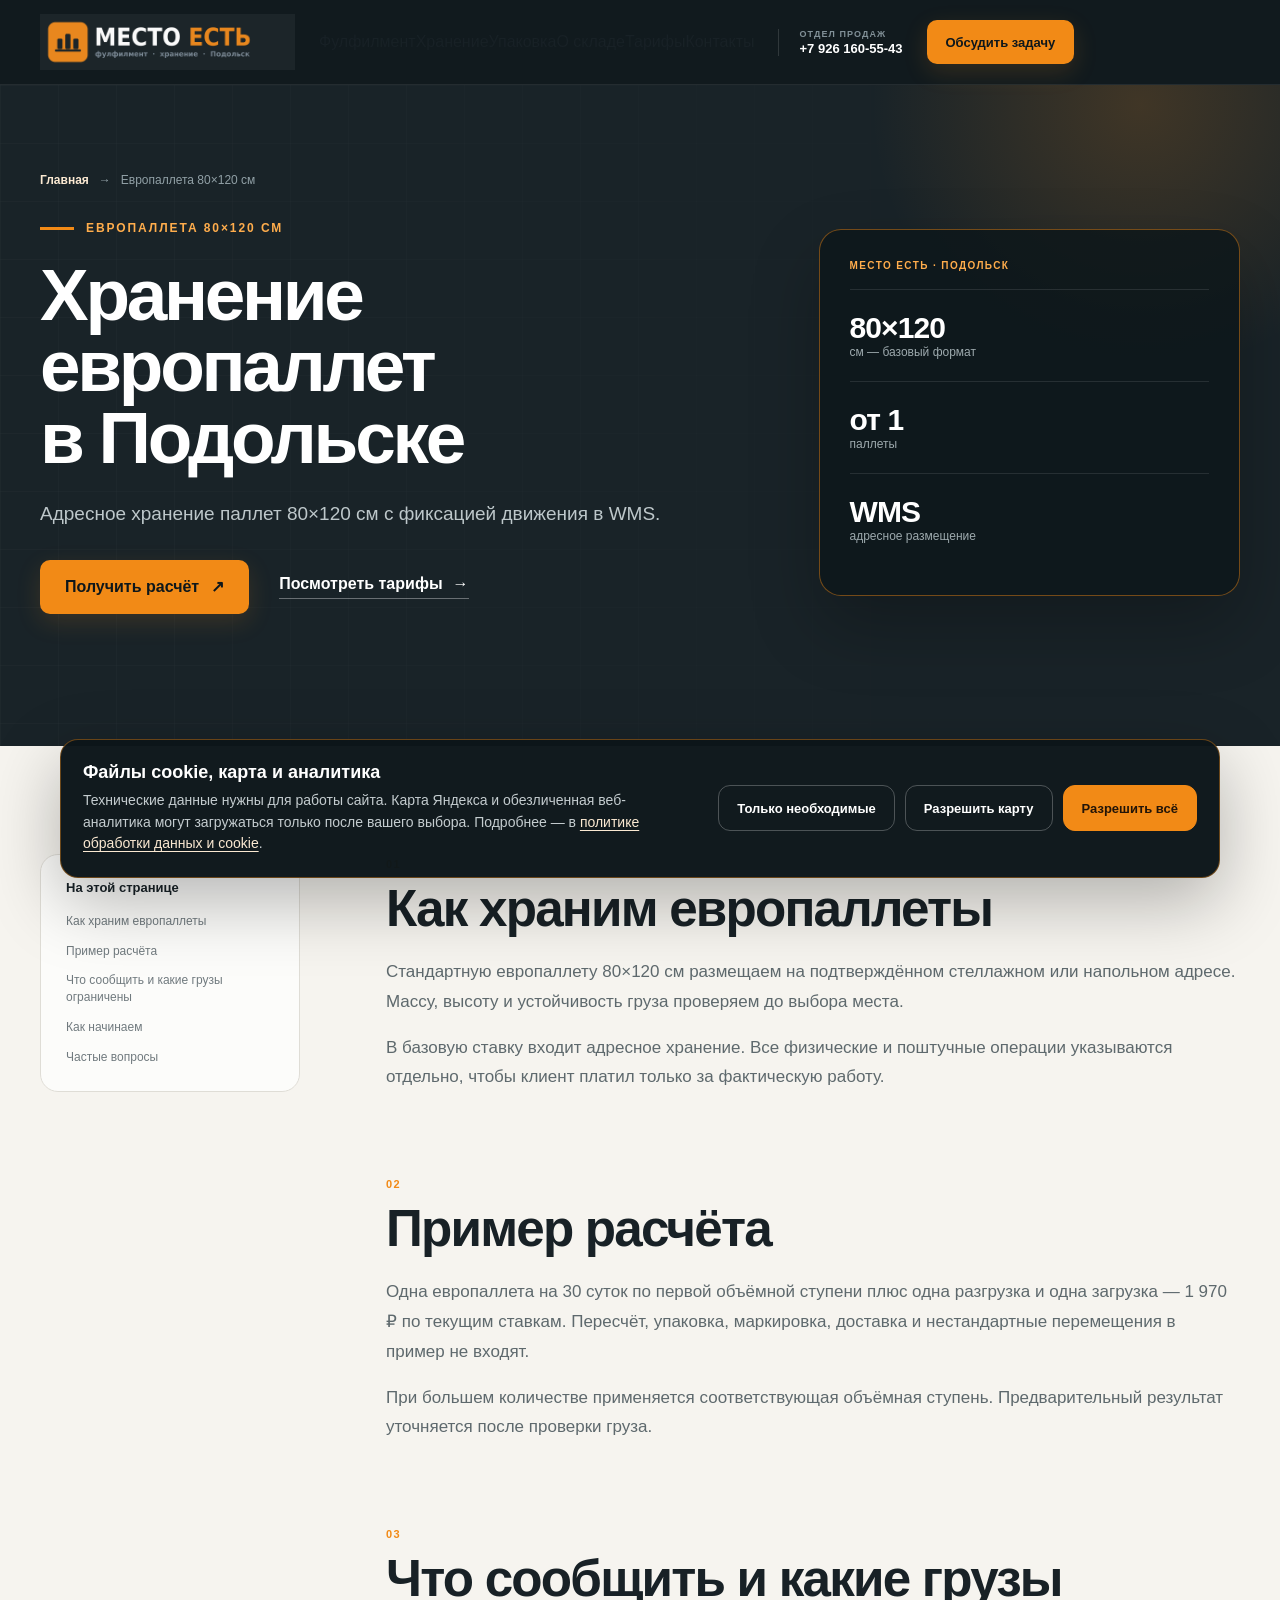
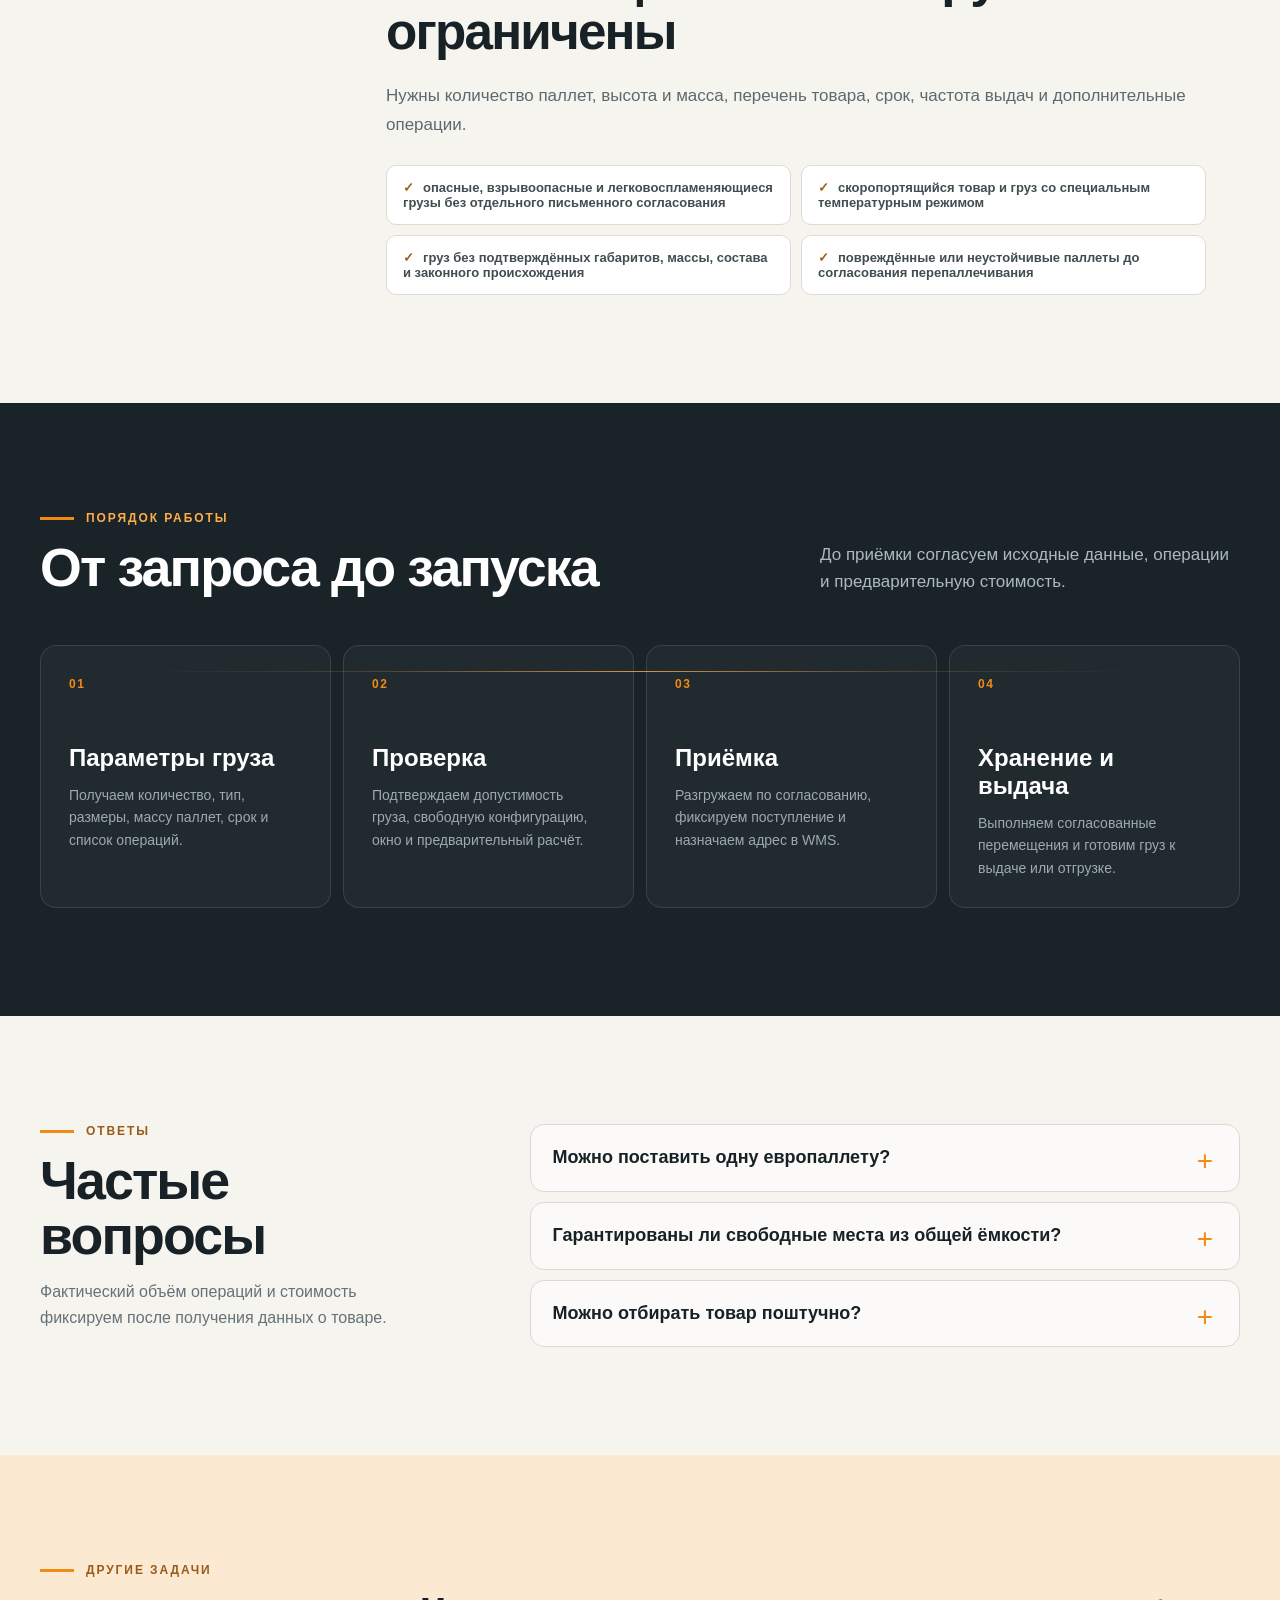
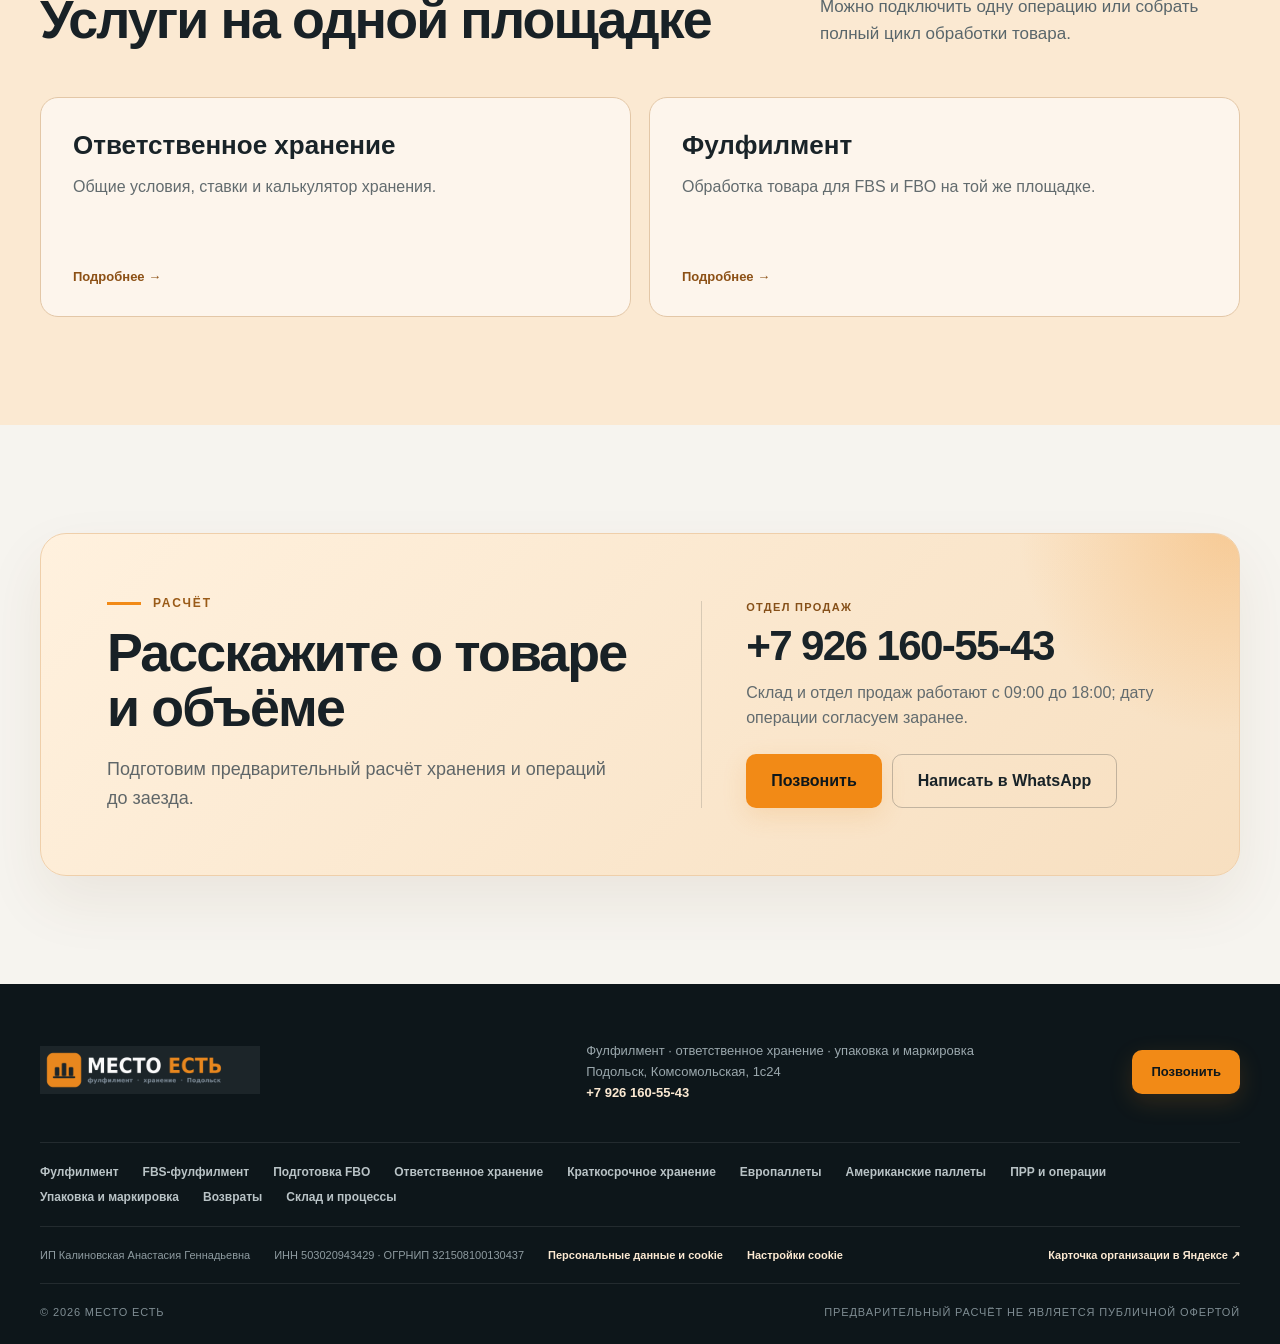
<file: hranenie-evropallet.html>
<!DOCTYPE html><html lang="ru"><head><meta charSet="utf-8"/><meta name="viewport" content="width=device-width, initial-scale=1"/><meta name="google-site-verification" content="fll9gPbKZuLawHREcNfsQ7qzjZknRpzVXAbEZnQur54"/><link rel="icon" href="/favicon.ico?v=20260806-2" sizes="any"/><link rel="icon" href="/favicon-32x32.png?v=20260806-2" type="image/png" sizes="32x32"/><link rel="shortcut icon" href="/favicon.ico?v=20260806-2"/><link rel="apple-touch-icon" href="/apple-touch-icon.png?v=20260806-2" sizes="180x180"/><meta name="theme-color" content="#1c2529"/>
<script type="application/ld+json" nonce="mestoest-static">{"@context":"https://schema.org","@graph":[{"@type":"BreadcrumbList","itemListElement":[{"@type":"ListItem","position":1,"name":"Главная","item":"https://mestoest-ff.ru/"},{"@type":"ListItem","position":2,"name":"Хранение европаллет в Подольске","item":"https://mestoest-ff.ru/hranenie-evropallet.html"}]},{"@type":"Service","@id":"https://mestoest-ff.ru/hranenie-evropallet.html#service","name":"Хранение европаллет в Подольске","url":"https://mestoest-ff.ru/hranenie-evropallet.html","serviceType":["Хранение европаллет","Ответственное хранение","WMS"],"provider":{"@id":"https://mestoest-ff.ru/#organization"},"areaServed":["Подольск","Москва","Московская область"],"availableChannel":{"@type":"ServiceChannel","servicePhone":{"@type":"ContactPoint","telephone":"+79261605543","contactType":"sales"}}},{"@type":"FAQPage","mainEntity":[{"@type":"Question","name":"Можно поставить одну европаллету?","acceptedAnswer":{"@type":"Answer","text":"Да, после подтверждения характеристик и свободного места."}},{"@type":"Question","name":"Гарантированы ли свободные места из общей ёмкости?","acceptedAnswer":{"@type":"Answer","text":"Нет. До 1 000 паллетомест — проектная ёмкость, а доступность подтверждается перед заездом."}},{"@type":"Question","name":"Можно отбирать товар поштучно?","acceptedAnswer":{"@type":"Answer","text":"Да, если заранее согласованы WMS-карточки, единицы учёта, частота и тариф операции."}}]}]}</script><link rel="stylesheet" href="/site.css?v=0e9fbbaf1482"></head><body data-yandex-metrika-id="111877488"><main class="service-landing" data-content-revision="default-2026-08-28"><header class="site-header"><div class="container header-inner"><a href="/" class="brand" aria-label="Место Есть — на главную"><img src="/logo-dark.png" alt="Место Есть" width="320" height="80" loading="eager" fetchPriority="high" decoding="async" data-nimg="1"/></a><nav aria-label="Основная навигация"><a href="/fulfillment.html">Фулфилмент</a><a href="/otvetstvennoe-hranenie.html">Хранение</a><a href="/upakovka-markirovka.html">Упаковка</a><a href="/sklad-podolsk.html">О складе</a><a href="/#prices">Тарифы</a><a href="/#contacts">Контакты</a></nav><a class="header-phone" href="tel:+79261605543"><small>Отдел продаж</small><strong>+7 926 160-55-43</strong></a><a class="button button-small header-cta" href="tel:+79261605543">Обсудить задачу</a><details class="mobile-menu"><summary aria-label="Открыть меню"><span></span><span></span><span></span></summary><div><a href="/fulfillment.html">Фулфилмент</a><a href="/fbs-fulfillment.html">FBS</a><a href="/fbo-fulfillment.html">FBO</a><a href="/sklad-podolsk.html">О складе</a><a href="/#prices">Тарифы</a><a href="/#contacts">Контакты</a></div></details><a class="mobile-call" href="tel:+79261605543" aria-label="Позвонить в МЕСТО ЕСТЬ">☎</a></div></header><section class="service-hero"><div class="hero-grid" aria-hidden="true"></div><div class="container service-hero-inner"><div><div class="breadcrumbs" aria-label="Хлебные крошки"><a href="/">Главная</a><span>→</span><span>Европаллета 80×120 см</span></div><div class="kicker"><span></span> <!-- -->Европаллета 80×120 см</div><h1>Хранение европаллет в Подольске</h1><p class="service-lead">Адресное хранение паллет 80×120 см с фиксацией движения в WMS.</p><div class="hero-actions"><a class="button" href="tel:+79261605543">Получить расчёт <span>↗</span></a><a href="/#prices" class="text-link">Посмотреть тарифы <span>→</span></a></div></div><aside class="service-hero-card" aria-label="Параметры услуги"><span class="service-hero-card-label">МЕСТО ЕСТЬ · Подольск</span><div><strong>80×120</strong><span>см — базовый формат</span></div><div><strong>от 1</strong><span>паллеты</span></div><div><strong>WMS</strong><span>адресное размещение</span></div></aside></div></section><section class="section service-detail-section"><div class="container service-detail-layout"><aside class="service-nav" aria-label="Содержание страницы"><b>На этой странице</b><a href="#section-1">Как храним европаллеты</a><a href="#section-2">Пример расчёта</a><a href="#section-3">Что сообщить и какие грузы ограничены</a><a href="#how-it-works">Как начинаем</a><a href="#questions">Частые вопросы</a></aside><div class="service-article"><article id="section-1"><span class="article-number">0<!-- -->1</span><h2>Как храним европаллеты</h2><p>Стандартную европаллету 80×120 см размещаем на подтверждённом стеллажном или напольном адресе. Массу, высоту и устойчивость груза проверяем до выбора места.</p><p>В базовую ставку входит адресное хранение. Все физические и поштучные операции указываются отдельно, чтобы клиент платил только за фактическую работу.</p></article><article id="section-2"><span class="article-number">0<!-- -->2</span><h2>Пример расчёта</h2><p>Одна европаллета на 30 суток по первой объёмной ступени плюс одна разгрузка и одна загрузка — 1 970 ₽ по текущим ставкам. Пересчёт, упаковка, маркировка, доставка и нестандартные перемещения в пример не входят.</p><p>При большем количестве применяется соответствующая объёмная ступень. Предварительный результат уточняется после проверки груза.</p></article><article id="section-3"><span class="article-number">0<!-- -->3</span><h2>Что сообщить и какие грузы ограничены</h2><p>Нужны количество паллет, высота и масса, перечень товара, срок, частота выдач и дополнительные операции.</p><ul><li>опасные, взрывоопасные и легковоспламеняющиеся грузы без отдельного письменного согласования</li><li>скоропортящийся товар и груз со специальным температурным режимом</li><li>груз без подтверждённых габаритов, массы, состава и законного происхождения</li><li>повреждённые или неустойчивые паллеты до согласования перепаллечивания</li></ul></article></div></div></section><section class="section process-section service-process" id="how-it-works"><div class="container"><div class="section-heading light"><div><div class="kicker"><span></span> Порядок работы</div><h2>От запроса до запуска</h2></div><p>До приёмки согласуем исходные данные, операции и предварительную стоимость.</p></div><div class="process-grid"><article class="process-step"><span>01</span><h3>Параметры груза</h3><p>Получаем количество, тип, размеры, массу паллет, срок и список операций.</p></article><article class="process-step"><span>02</span><h3>Проверка</h3><p>Подтверждаем допустимость груза, свободную конфигурацию, окно и предварительный расчёт.</p></article><article class="process-step"><span>03</span><h3>Приёмка</h3><p>Разгружаем по согласованию, фиксируем поступление и назначаем адрес в WMS.</p></article><article class="process-step"><span>04</span><h3>Хранение и выдача</h3><p>Выполняем согласованные перемещения и готовим груз к выдаче или отгрузке.</p></article></div></div></section><section class="section faq" id="questions"><div class="container faq-layout"><div><div class="kicker dark"><span></span> Ответы</div><h2>Частые вопросы</h2><p>Фактический объём операций и стоимость фиксируем после получения данных о товаре.</p></div><div class="faq-list"><details><summary>Можно поставить одну европаллету?</summary><p>Да, после подтверждения характеристик и свободного места.</p></details><details><summary>Гарантированы ли свободные места из общей ёмкости?</summary><p>Нет. До 1 000 паллетомест — проектная ёмкость, а доступность подтверждается перед заездом.</p></details><details><summary>Можно отбирать товар поштучно?</summary><p>Да, если заранее согласованы WMS-карточки, единицы учёта, частота и тариф операции.</p></details></div></div></section><section class="section related-section"><div class="container"><div class="section-heading"><div><div class="kicker dark"><span></span> Другие задачи</div><h2>Услуги на одной площадке</h2></div><p>Можно подключить одну операцию или собрать полный цикл обработки товара.</p></div><div class="related-grid"><a href="/otvetstvennoe-hranenie.html" class="related-card"><h3>Ответственное хранение</h3><p>Общие условия, ставки и калькулятор хранения.</p><span>Подробнее →</span></a><a href="/fulfillment.html" class="related-card"><h3>Фулфилмент</h3><p>Обработка товара для FBS и FBO на той же площадке.</p><span>Подробнее →</span></a></div></div></section><section class="section service-final-cta"><div class="container contact-card"><div class="contact-copy"><div class="kicker dark"><span></span> Расчёт</div><h2>Расскажите о товаре и объёме</h2><p>Подготовим предварительный расчёт хранения и операций до заезда.</p></div><div class="contact-details"><span class="contact-label">Отдел продаж</span><a class="contact-phone" href="tel:+79261605543">+7 926 160-55-43</a><p>Склад и отдел продаж работают с 09:00 до 18:00; дату операции согласуем заранее.</p><div class="service-contact-actions"><a class="button" href="tel:+79261605543">Позвонить</a><a class="button button-outline" href="https://wa.me/79261605543?text=%D0%97%D0%B4%D1%80%D0%B0%D0%B2%D1%81%D1%82%D0%B2%D1%83%D0%B9%D1%82%D0%B5!%20%D0%A5%D0%BE%D1%87%D1%83%20%D1%80%D0%B0%D1%81%D1%81%D1%87%D0%B8%D1%82%D0%B0%D1%82%D1%8C%20%D1%83%D1%81%D0%BB%D1%83%D0%B3%D0%B8%20%D1%84%D1%83%D0%BB%D1%84%D0%B8%D0%BB%D0%BC%D0%B5%D0%BD%D1%82%D0%B0%20%C2%AB%D0%9C%D0%95%D0%A1%D0%A2%D0%9E%20%D0%95%D0%A1%D0%A2%D0%AC%C2%BB." target="_blank" rel="noopener noreferrer">Написать в WhatsApp</a></div></div></div></section><footer><div class="container footer-top"><a href="/"><img src="/logo-dark.png" alt="Место Есть" width="240" height="60" loading="lazy" decoding="async" data-nimg="1"/></a><p>Фулфилмент · ответственное хранение · упаковка и маркировка<br/>Подольск, Комсомольская, 1с24<br/><a href="tel:+79261605543">+7 926 160-55-43</a></p><a class="button button-small" href="tel:+79261605543">Позвонить</a></div><div class="container footer-service-links"><a href="/fulfillment.html">Фулфилмент</a><a href="/fbs-fulfillment.html">FBS-фулфилмент</a><a href="/fbo-fulfillment.html">Подготовка FBO</a><a href="/otvetstvennoe-hranenie.html">Ответственное хранение</a><a href="/kratkosrochnoe-hranenie.html">Краткосрочное хранение</a><a href="/hranenie-evropallet.html">Европаллеты</a><a href="/hranenie-amerikanskih-pallet.html">Американские паллеты</a><a href="/prr-i-skladskie-operacii.html">ПРР и операции</a><a href="/upakovka-markirovka.html">Упаковка и маркировка</a><a href="/obrabotka-vozvratov.html">Возвраты</a><a href="/sklad-podolsk.html">Склад и процессы</a></div><div class="container footer-legal"><span>ИП Калиновская Анастасия Геннадьевна</span><span>ИНН 503020943429 · ОГРНИП 321508100130437</span><a href="/privacy.html">Персональные данные и cookie</a><button type="button" data-cookie-settings="true">Настройки cookie</button><a href="https://yandex.ru/maps/org/31745698352" target="_blank" rel="noopener noreferrer">Карточка организации в Яндексе ↗</a></div><div class="container footer-bottom"><span>© 2026 МЕСТО ЕСТЬ</span><span>Предварительный расчёт не является публичной офертой</span></div></footer></main><!--$--><!--/$--><aside class="cookie-banner" data-cookie-banner="true" hidden="" aria-labelledby="cookie-banner-title"><div class="cookie-banner-copy"><strong id="cookie-banner-title">Файлы cookie, карта и аналитика</strong><p>Технические данные нужны для работы сайта. Карта Яндекса и обезличенная веб-аналитика могут загружаться только после вашего выбора. Подробнее — в<!-- --> <a href="/privacy.html">политике обработки данных и cookie</a>.</p></div><div class="cookie-banner-actions"><button class="cookie-button cookie-button-secondary" type="button" data-cookie-essential="true">Только необходимые</button><button class="cookie-button cookie-button-secondary" type="button" data-cookie-map="true">Разрешить карту</button><button class="cookie-button" type="button" data-cookie-accept="true">Разрешить всё</button></div></aside><div hidden=""><!--$?--><template id="B:0"></template><!--/$--></div><div hidden id="S:0"><div hidden=""><title>Хранение европаллет 80×120 в Подольске — МЕСТО ЕСТЬ</title><meta name="description" content="Стеллажное и напольное хранение европаллет 80×120 см в Подольске: WMS-учёт, ПРР и операции по заданию."><meta name="application-name" content="МЕСТО ЕСТЬ"><meta name="keywords" content="фулфилмент Подольск,фулфилмент для Wildberries,фулфилмент для Ozon,фулфилмент для Яндекс Маркета,ответственное хранение Подольск,хранение паллет Московская область,FBS фулфилмент,FBO поставки,упаковка товара для Wildberries,упаковка товара для Ozon,маркировка товара для маркетплейсов,паллетное хранение Подольск,обработка возвратов маркетплейсов"><meta name="category" content="Логистика и складские услуги"><meta name="robots" content="index, follow"><meta property="og:title" content="Хранение европаллет 80×120 в Подольске — МЕСТО ЕСТЬ"><meta property="og:description" content="Стеллажное и напольное хранение европаллет 80×120 см в Подольске: WMS-учёт, ПРР и операции по заданию."><meta property="og:url" content="https://mestoest-ff.ru/hranenie-evropallet.html"><meta name="twitter:card" content="summary"><meta name="twitter:title" content="Хранение европаллет 80×120 в Подольске — МЕСТО ЕСТЬ"><meta name="twitter:description" content="Стеллажное и напольное хранение европаллет 80×120 см в Подольске: WMS-учёт, ПРР и операции по заданию."><link rel="manifest" href="/site.webmanifest"><link rel="canonical" href="https://mestoest-ff.ru/hranenie-evropallet.html"></div></div><script src="/calculator.js?v=0e9fbbaf1482" defer></script><script src="/site-motion.js?v=0e9fbbaf1482" defer></script><script src="/analytics.js?v=0e9fbbaf1482" defer></script><script src="/request.js?v=0e9fbbaf1482" defer></script><script src="/cookie-consent.js?v=0e9fbbaf1482" defer></script></body></html>
</file>
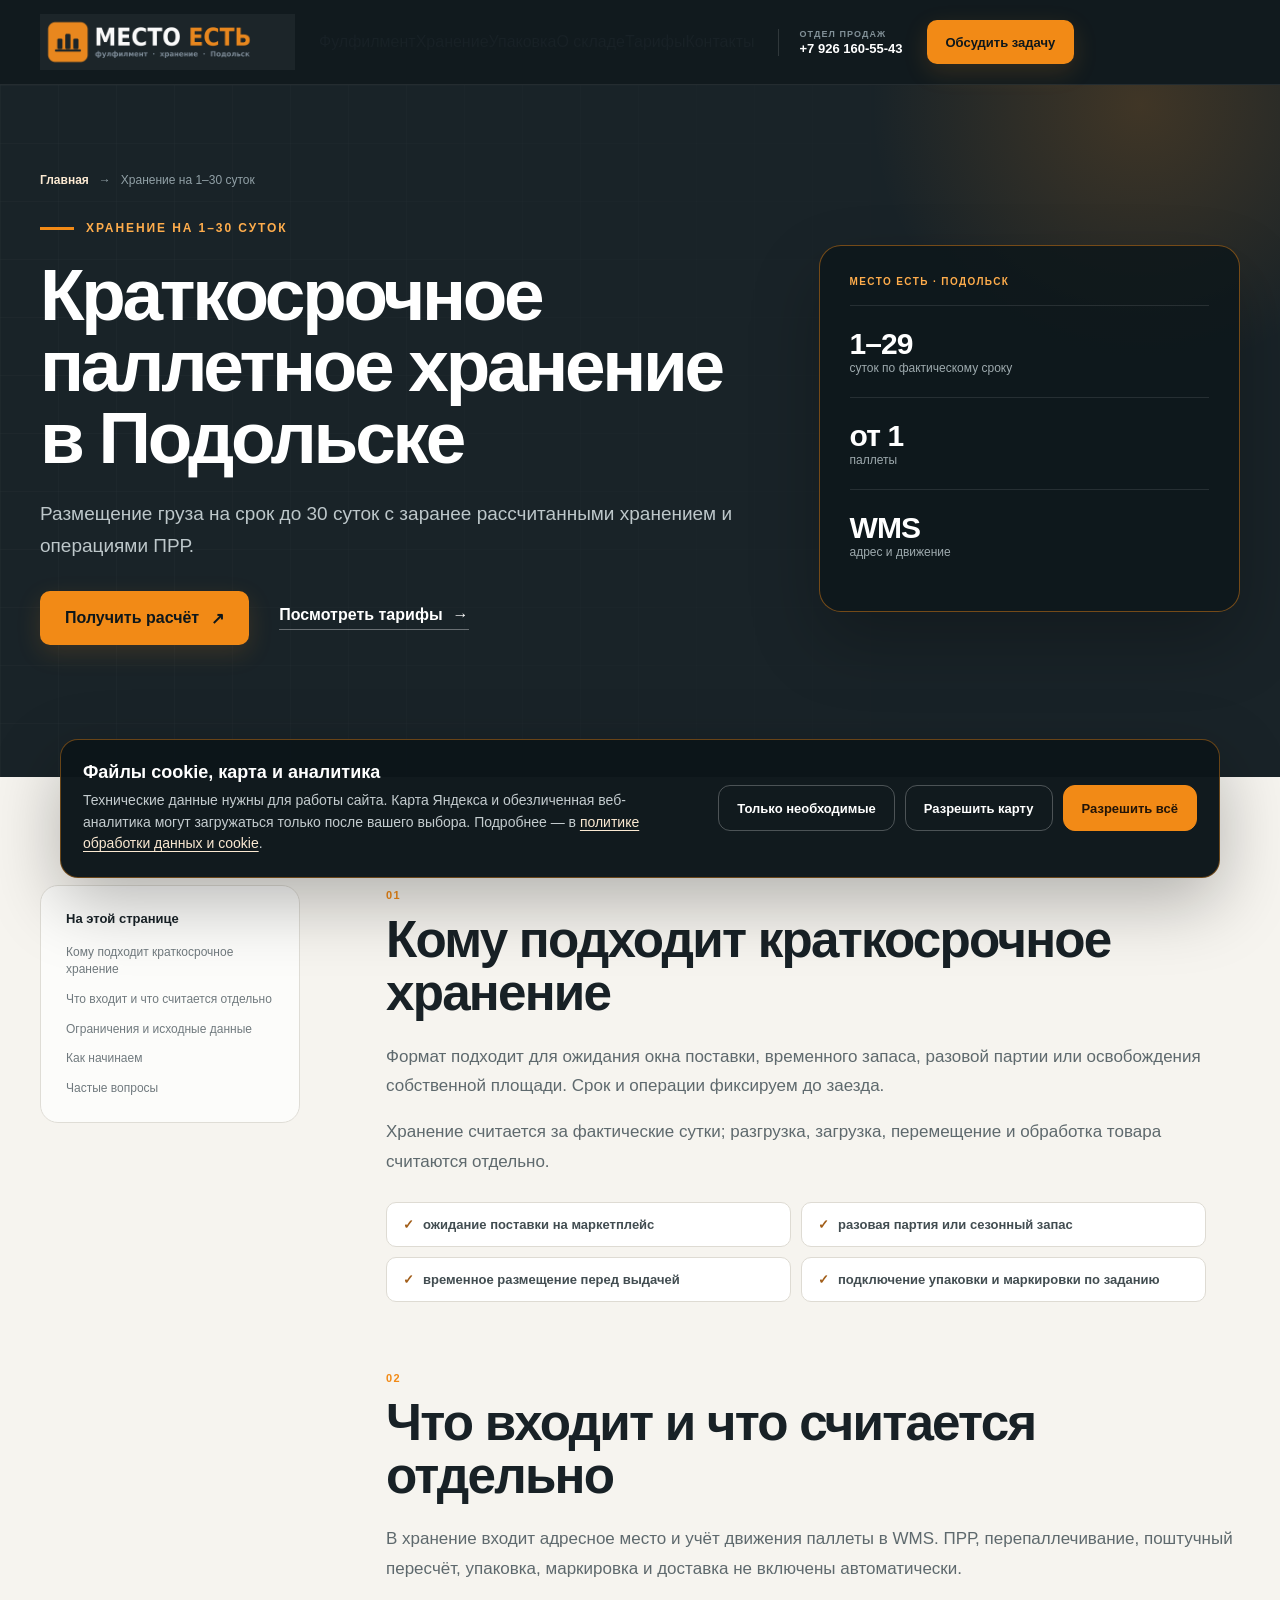
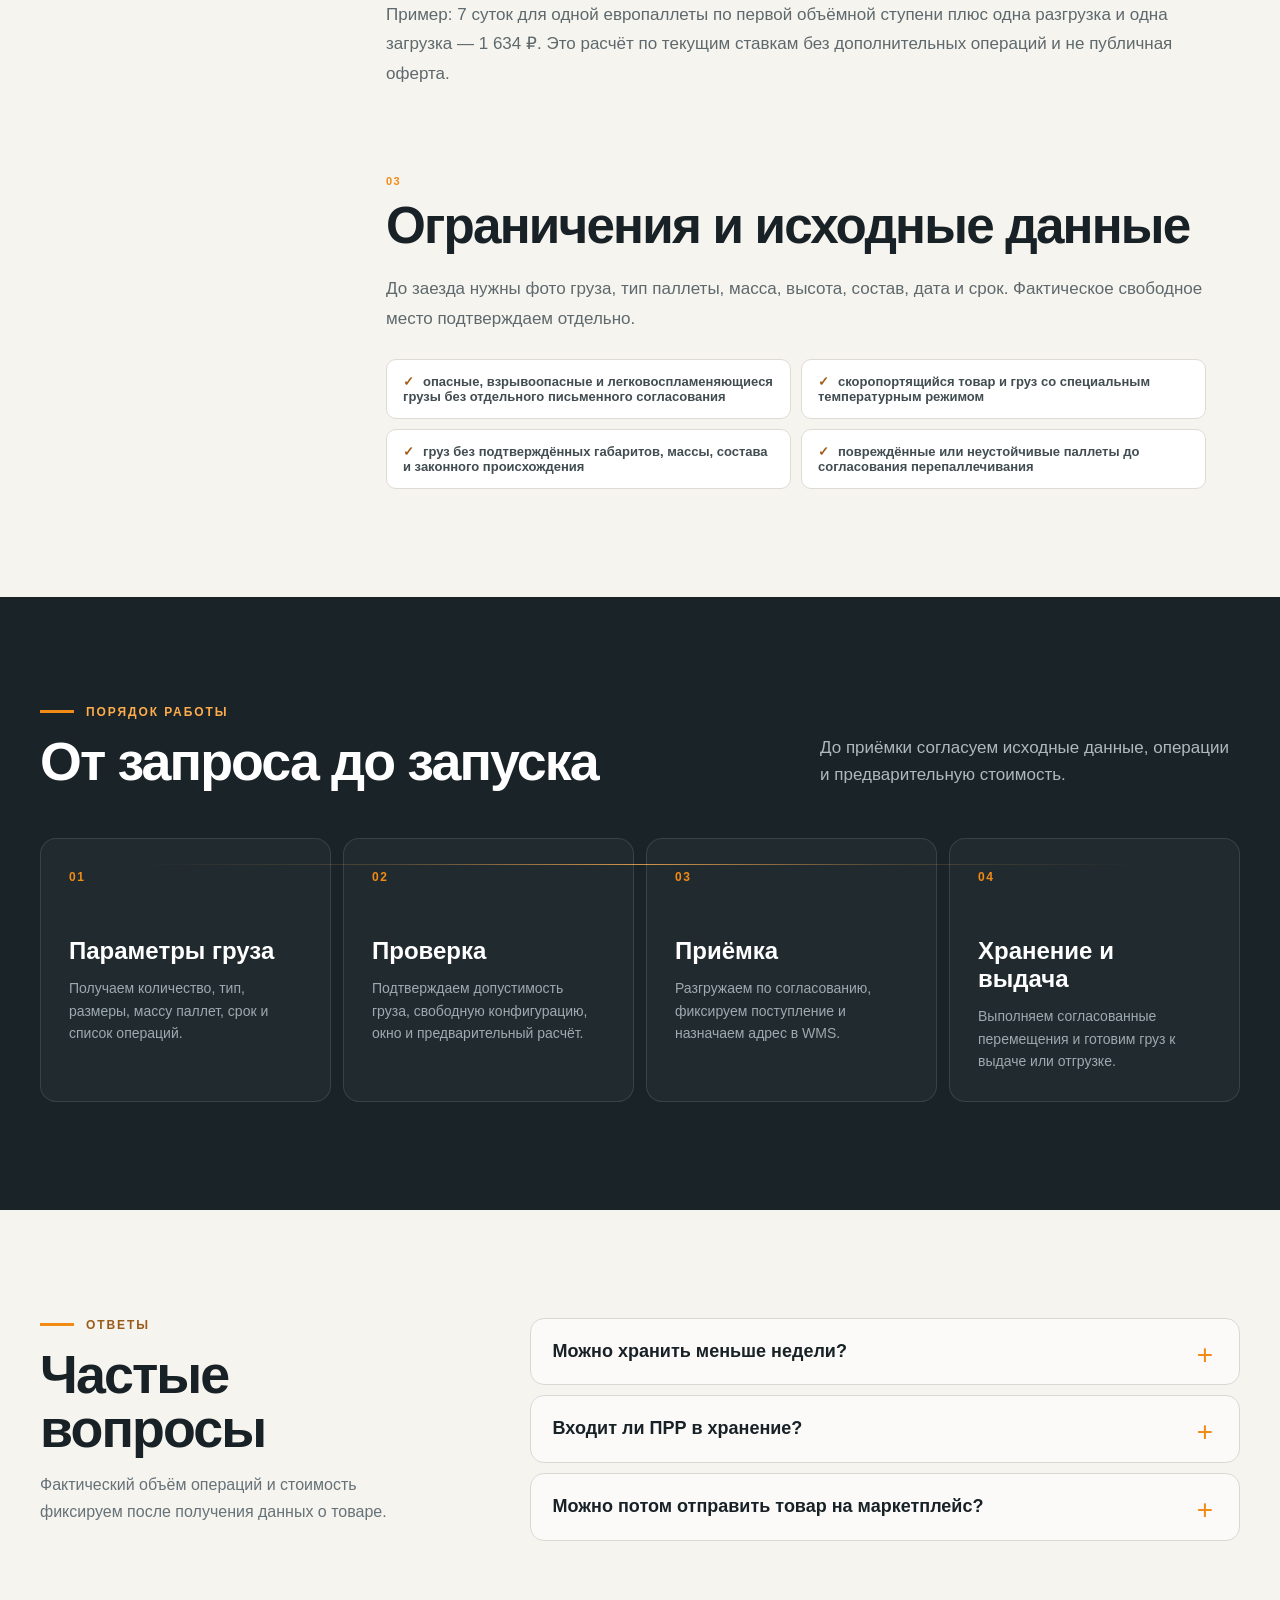
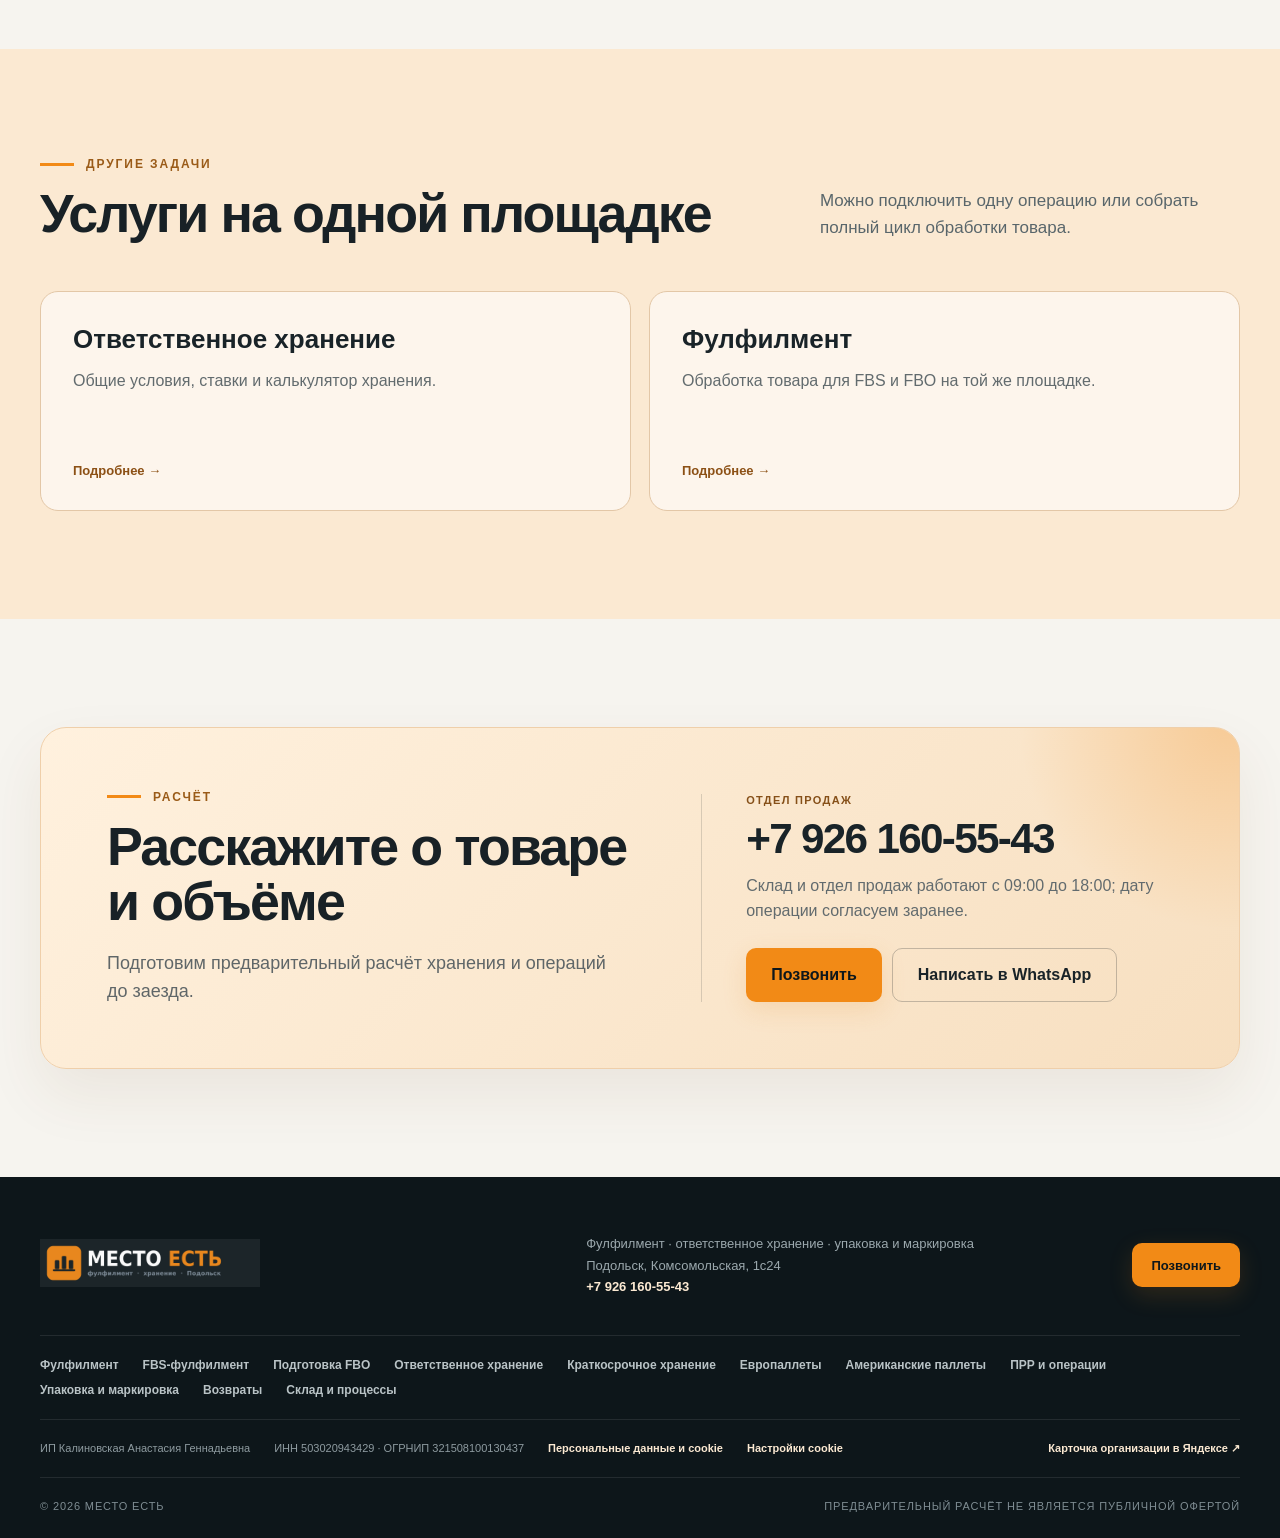
<file: kratkosrochnoe-hranenie.html>
<!DOCTYPE html><html lang="ru"><head><meta charSet="utf-8"/><meta name="viewport" content="width=device-width, initial-scale=1"/><meta name="google-site-verification" content="fll9gPbKZuLawHREcNfsQ7qzjZknRpzVXAbEZnQur54"/><link rel="icon" href="/favicon.ico?v=20260806-2" sizes="any"/><link rel="icon" href="/favicon-32x32.png?v=20260806-2" type="image/png" sizes="32x32"/><link rel="shortcut icon" href="/favicon.ico?v=20260806-2"/><link rel="apple-touch-icon" href="/apple-touch-icon.png?v=20260806-2" sizes="180x180"/><meta name="theme-color" content="#1c2529"/>
<script type="application/ld+json" nonce="mestoest-static">{"@context":"https://schema.org","@graph":[{"@type":"BreadcrumbList","itemListElement":[{"@type":"ListItem","position":1,"name":"Главная","item":"https://mestoest-ff.ru/"},{"@type":"ListItem","position":2,"name":"Краткосрочное паллетное хранение в Подольске","item":"https://mestoest-ff.ru/kratkosrochnoe-hranenie.html"}]},{"@type":"Service","@id":"https://mestoest-ff.ru/kratkosrochnoe-hranenie.html#service","name":"Краткосрочное паллетное хранение в Подольске","url":"https://mestoest-ff.ru/kratkosrochnoe-hranenie.html","serviceType":["Краткосрочное хранение","Паллетное хранение","WMS"],"provider":{"@id":"https://mestoest-ff.ru/#organization"},"areaServed":["Подольск","Москва","Московская область"],"availableChannel":{"@type":"ServiceChannel","servicePhone":{"@type":"ContactPoint","telephone":"+79261605543","contactType":"sales"}}},{"@type":"FAQPage","mainEntity":[{"@type":"Question","name":"Можно хранить меньше недели?","acceptedAnswer":{"@type":"Answer","text":"Да, если партия и свободное место подтверждены. Считаются фактические сутки и согласованные операции."}},{"@type":"Question","name":"Входит ли ПРР в хранение?","acceptedAnswer":{"@type":"Answer","text":"Нет. Разгрузка и загрузка считаются отдельными операциями."}},{"@type":"Question","name":"Можно потом отправить товар на маркетплейс?","acceptedAnswer":{"@type":"Answer","text":"Да, после отдельного согласования состава обработки, маркировки, комплектации и передачи."}}]}]}</script><link rel="stylesheet" href="/site.css?v=0e9fbbaf1482"></head><body data-yandex-metrika-id="111877488"><main class="service-landing" data-content-revision="default-2026-08-28"><header class="site-header"><div class="container header-inner"><a href="/" class="brand" aria-label="Место Есть — на главную"><img src="/logo-dark.png" alt="Место Есть" width="320" height="80" loading="eager" fetchPriority="high" decoding="async" data-nimg="1"/></a><nav aria-label="Основная навигация"><a href="/fulfillment.html">Фулфилмент</a><a href="/otvetstvennoe-hranenie.html">Хранение</a><a href="/upakovka-markirovka.html">Упаковка</a><a href="/sklad-podolsk.html">О складе</a><a href="/#prices">Тарифы</a><a href="/#contacts">Контакты</a></nav><a class="header-phone" href="tel:+79261605543"><small>Отдел продаж</small><strong>+7 926 160-55-43</strong></a><a class="button button-small header-cta" href="tel:+79261605543">Обсудить задачу</a><details class="mobile-menu"><summary aria-label="Открыть меню"><span></span><span></span><span></span></summary><div><a href="/fulfillment.html">Фулфилмент</a><a href="/fbs-fulfillment.html">FBS</a><a href="/fbo-fulfillment.html">FBO</a><a href="/sklad-podolsk.html">О складе</a><a href="/#prices">Тарифы</a><a href="/#contacts">Контакты</a></div></details><a class="mobile-call" href="tel:+79261605543" aria-label="Позвонить в МЕСТО ЕСТЬ">☎</a></div></header><section class="service-hero"><div class="hero-grid" aria-hidden="true"></div><div class="container service-hero-inner"><div><div class="breadcrumbs" aria-label="Хлебные крошки"><a href="/">Главная</a><span>→</span><span>Хранение на 1–30 суток</span></div><div class="kicker"><span></span> <!-- -->Хранение на 1–30 суток</div><h1>Краткосрочное паллетное хранение в Подольске</h1><p class="service-lead">Размещение груза на срок до 30 суток с заранее рассчитанными хранением и операциями ПРР.</p><div class="hero-actions"><a class="button" href="tel:+79261605543">Получить расчёт <span>↗</span></a><a href="/#prices" class="text-link">Посмотреть тарифы <span>→</span></a></div></div><aside class="service-hero-card" aria-label="Параметры услуги"><span class="service-hero-card-label">МЕСТО ЕСТЬ · Подольск</span><div><strong>1–29</strong><span>суток по фактическому сроку</span></div><div><strong>от 1</strong><span>паллеты</span></div><div><strong>WMS</strong><span>адрес и движение</span></div></aside></div></section><section class="section service-detail-section"><div class="container service-detail-layout"><aside class="service-nav" aria-label="Содержание страницы"><b>На этой странице</b><a href="#section-1">Кому подходит краткосрочное хранение</a><a href="#section-2">Что входит и что считается отдельно</a><a href="#section-3">Ограничения и исходные данные</a><a href="#how-it-works">Как начинаем</a><a href="#questions">Частые вопросы</a></aside><div class="service-article"><article id="section-1"><span class="article-number">0<!-- -->1</span><h2>Кому подходит краткосрочное хранение</h2><p>Формат подходит для ожидания окна поставки, временного запаса, разовой партии или освобождения собственной площади. Срок и операции фиксируем до заезда.</p><p>Хранение считается за фактические сутки; разгрузка, загрузка, перемещение и обработка товара считаются отдельно.</p><ul><li>ожидание поставки на маркетплейс</li><li>разовая партия или сезонный запас</li><li>временное размещение перед выдачей</li><li>подключение упаковки и маркировки по заданию</li></ul></article><article id="section-2"><span class="article-number">0<!-- -->2</span><h2>Что входит и что считается отдельно</h2><p>В хранение входит адресное место и учёт движения паллеты в WMS. ПРР, перепаллечивание, поштучный пересчёт, упаковка, маркировка и доставка не включены автоматически.</p><p>Пример: 7 суток для одной европаллеты по первой объёмной ступени плюс одна разгрузка и одна загрузка — 1 634 ₽. Это расчёт по текущим ставкам без дополнительных операций и не публичная оферта.</p></article><article id="section-3"><span class="article-number">0<!-- -->3</span><h2>Ограничения и исходные данные</h2><p>До заезда нужны фото груза, тип паллеты, масса, высота, состав, дата и срок. Фактическое свободное место подтверждаем отдельно.</p><ul><li>опасные, взрывоопасные и легковоспламеняющиеся грузы без отдельного письменного согласования</li><li>скоропортящийся товар и груз со специальным температурным режимом</li><li>груз без подтверждённых габаритов, массы, состава и законного происхождения</li><li>повреждённые или неустойчивые паллеты до согласования перепаллечивания</li></ul></article></div></div></section><section class="section process-section service-process" id="how-it-works"><div class="container"><div class="section-heading light"><div><div class="kicker"><span></span> Порядок работы</div><h2>От запроса до запуска</h2></div><p>До приёмки согласуем исходные данные, операции и предварительную стоимость.</p></div><div class="process-grid"><article class="process-step"><span>01</span><h3>Параметры груза</h3><p>Получаем количество, тип, размеры, массу паллет, срок и список операций.</p></article><article class="process-step"><span>02</span><h3>Проверка</h3><p>Подтверждаем допустимость груза, свободную конфигурацию, окно и предварительный расчёт.</p></article><article class="process-step"><span>03</span><h3>Приёмка</h3><p>Разгружаем по согласованию, фиксируем поступление и назначаем адрес в WMS.</p></article><article class="process-step"><span>04</span><h3>Хранение и выдача</h3><p>Выполняем согласованные перемещения и готовим груз к выдаче или отгрузке.</p></article></div></div></section><section class="section faq" id="questions"><div class="container faq-layout"><div><div class="kicker dark"><span></span> Ответы</div><h2>Частые вопросы</h2><p>Фактический объём операций и стоимость фиксируем после получения данных о товаре.</p></div><div class="faq-list"><details><summary>Можно хранить меньше недели?</summary><p>Да, если партия и свободное место подтверждены. Считаются фактические сутки и согласованные операции.</p></details><details><summary>Входит ли ПРР в хранение?</summary><p>Нет. Разгрузка и загрузка считаются отдельными операциями.</p></details><details><summary>Можно потом отправить товар на маркетплейс?</summary><p>Да, после отдельного согласования состава обработки, маркировки, комплектации и передачи.</p></details></div></div></section><section class="section related-section"><div class="container"><div class="section-heading"><div><div class="kicker dark"><span></span> Другие задачи</div><h2>Услуги на одной площадке</h2></div><p>Можно подключить одну операцию или собрать полный цикл обработки товара.</p></div><div class="related-grid"><a href="/otvetstvennoe-hranenie.html" class="related-card"><h3>Ответственное хранение</h3><p>Общие условия, ставки и калькулятор хранения.</p><span>Подробнее →</span></a><a href="/fulfillment.html" class="related-card"><h3>Фулфилмент</h3><p>Обработка товара для FBS и FBO на той же площадке.</p><span>Подробнее →</span></a></div></div></section><section class="section service-final-cta"><div class="container contact-card"><div class="contact-copy"><div class="kicker dark"><span></span> Расчёт</div><h2>Расскажите о товаре и объёме</h2><p>Подготовим предварительный расчёт хранения и операций до заезда.</p></div><div class="contact-details"><span class="contact-label">Отдел продаж</span><a class="contact-phone" href="tel:+79261605543">+7 926 160-55-43</a><p>Склад и отдел продаж работают с 09:00 до 18:00; дату операции согласуем заранее.</p><div class="service-contact-actions"><a class="button" href="tel:+79261605543">Позвонить</a><a class="button button-outline" href="https://wa.me/79261605543?text=%D0%97%D0%B4%D1%80%D0%B0%D0%B2%D1%81%D1%82%D0%B2%D1%83%D0%B9%D1%82%D0%B5!%20%D0%A5%D0%BE%D1%87%D1%83%20%D1%80%D0%B0%D1%81%D1%81%D1%87%D0%B8%D1%82%D0%B0%D1%82%D1%8C%20%D1%83%D1%81%D0%BB%D1%83%D0%B3%D0%B8%20%D1%84%D1%83%D0%BB%D1%84%D0%B8%D0%BB%D0%BC%D0%B5%D0%BD%D1%82%D0%B0%20%C2%AB%D0%9C%D0%95%D0%A1%D0%A2%D0%9E%20%D0%95%D0%A1%D0%A2%D0%AC%C2%BB." target="_blank" rel="noopener noreferrer">Написать в WhatsApp</a></div></div></div></section><footer><div class="container footer-top"><a href="/"><img src="/logo-dark.png" alt="Место Есть" width="240" height="60" loading="lazy" decoding="async" data-nimg="1"/></a><p>Фулфилмент · ответственное хранение · упаковка и маркировка<br/>Подольск, Комсомольская, 1с24<br/><a href="tel:+79261605543">+7 926 160-55-43</a></p><a class="button button-small" href="tel:+79261605543">Позвонить</a></div><div class="container footer-service-links"><a href="/fulfillment.html">Фулфилмент</a><a href="/fbs-fulfillment.html">FBS-фулфилмент</a><a href="/fbo-fulfillment.html">Подготовка FBO</a><a href="/otvetstvennoe-hranenie.html">Ответственное хранение</a><a href="/kratkosrochnoe-hranenie.html">Краткосрочное хранение</a><a href="/hranenie-evropallet.html">Европаллеты</a><a href="/hranenie-amerikanskih-pallet.html">Американские паллеты</a><a href="/prr-i-skladskie-operacii.html">ПРР и операции</a><a href="/upakovka-markirovka.html">Упаковка и маркировка</a><a href="/obrabotka-vozvratov.html">Возвраты</a><a href="/sklad-podolsk.html">Склад и процессы</a></div><div class="container footer-legal"><span>ИП Калиновская Анастасия Геннадьевна</span><span>ИНН 503020943429 · ОГРНИП 321508100130437</span><a href="/privacy.html">Персональные данные и cookie</a><button type="button" data-cookie-settings="true">Настройки cookie</button><a href="https://yandex.ru/maps/org/31745698352" target="_blank" rel="noopener noreferrer">Карточка организации в Яндексе ↗</a></div><div class="container footer-bottom"><span>© 2026 МЕСТО ЕСТЬ</span><span>Предварительный расчёт не является публичной офертой</span></div></footer></main><!--$--><!--/$--><aside class="cookie-banner" data-cookie-banner="true" hidden="" aria-labelledby="cookie-banner-title"><div class="cookie-banner-copy"><strong id="cookie-banner-title">Файлы cookie, карта и аналитика</strong><p>Технические данные нужны для работы сайта. Карта Яндекса и обезличенная веб-аналитика могут загружаться только после вашего выбора. Подробнее — в<!-- --> <a href="/privacy.html">политике обработки данных и cookie</a>.</p></div><div class="cookie-banner-actions"><button class="cookie-button cookie-button-secondary" type="button" data-cookie-essential="true">Только необходимые</button><button class="cookie-button cookie-button-secondary" type="button" data-cookie-map="true">Разрешить карту</button><button class="cookie-button" type="button" data-cookie-accept="true">Разрешить всё</button></div></aside><div hidden=""><!--$?--><template id="B:0"></template><!--/$--></div><div hidden id="S:0"><div hidden=""><title>Краткосрочное паллетное хранение в Подольске — МЕСТО ЕСТЬ</title><meta name="description" content="Краткосрочное хранение паллет в Подольске от одной паллеты: адресный WMS-учёт, разгрузка, хранение и загрузка."><meta name="application-name" content="МЕСТО ЕСТЬ"><meta name="keywords" content="фулфилмент Подольск,фулфилмент для Wildberries,фулфилмент для Ozon,фулфилмент для Яндекс Маркета,ответственное хранение Подольск,хранение паллет Московская область,FBS фулфилмент,FBO поставки,упаковка товара для Wildberries,упаковка товара для Ozon,маркировка товара для маркетплейсов,паллетное хранение Подольск,обработка возвратов маркетплейсов"><meta name="category" content="Логистика и складские услуги"><meta name="robots" content="index, follow"><meta property="og:title" content="Краткосрочное паллетное хранение в Подольске — МЕСТО ЕСТЬ"><meta property="og:description" content="Краткосрочное хранение паллет в Подольске от одной паллеты: адресный WMS-учёт, разгрузка, хранение и загрузка."><meta property="og:url" content="https://mestoest-ff.ru/kratkosrochnoe-hranenie.html"><meta name="twitter:card" content="summary"><meta name="twitter:title" content="Краткосрочное паллетное хранение в Подольске — МЕСТО ЕСТЬ"><meta name="twitter:description" content="Краткосрочное хранение паллет в Подольске от одной паллеты: адресный WMS-учёт, разгрузка, хранение и загрузка."><link rel="manifest" href="/site.webmanifest"><link rel="canonical" href="https://mestoest-ff.ru/kratkosrochnoe-hranenie.html"></div></div><script src="/calculator.js?v=0e9fbbaf1482" defer></script><script src="/site-motion.js?v=0e9fbbaf1482" defer></script><script src="/analytics.js?v=0e9fbbaf1482" defer></script><script src="/request.js?v=0e9fbbaf1482" defer></script><script src="/cookie-consent.js?v=0e9fbbaf1482" defer></script></body></html>
</file>
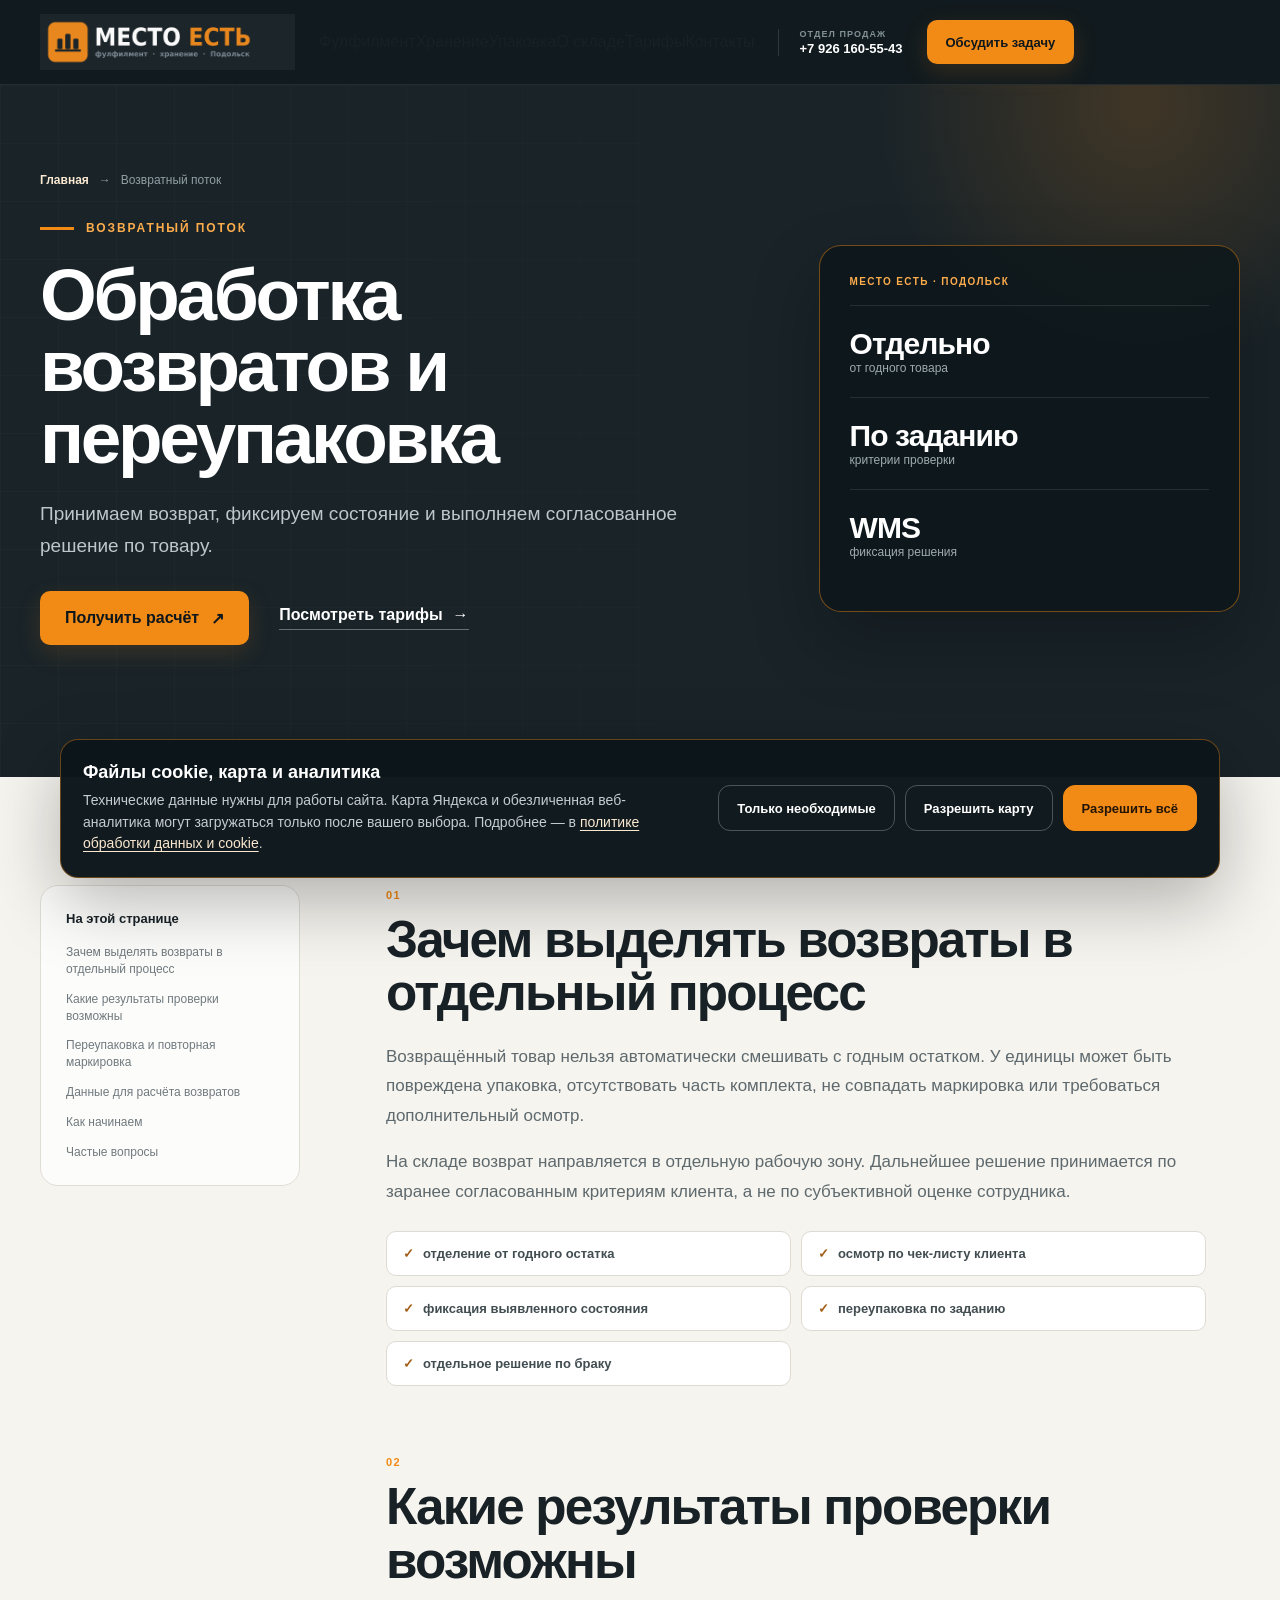
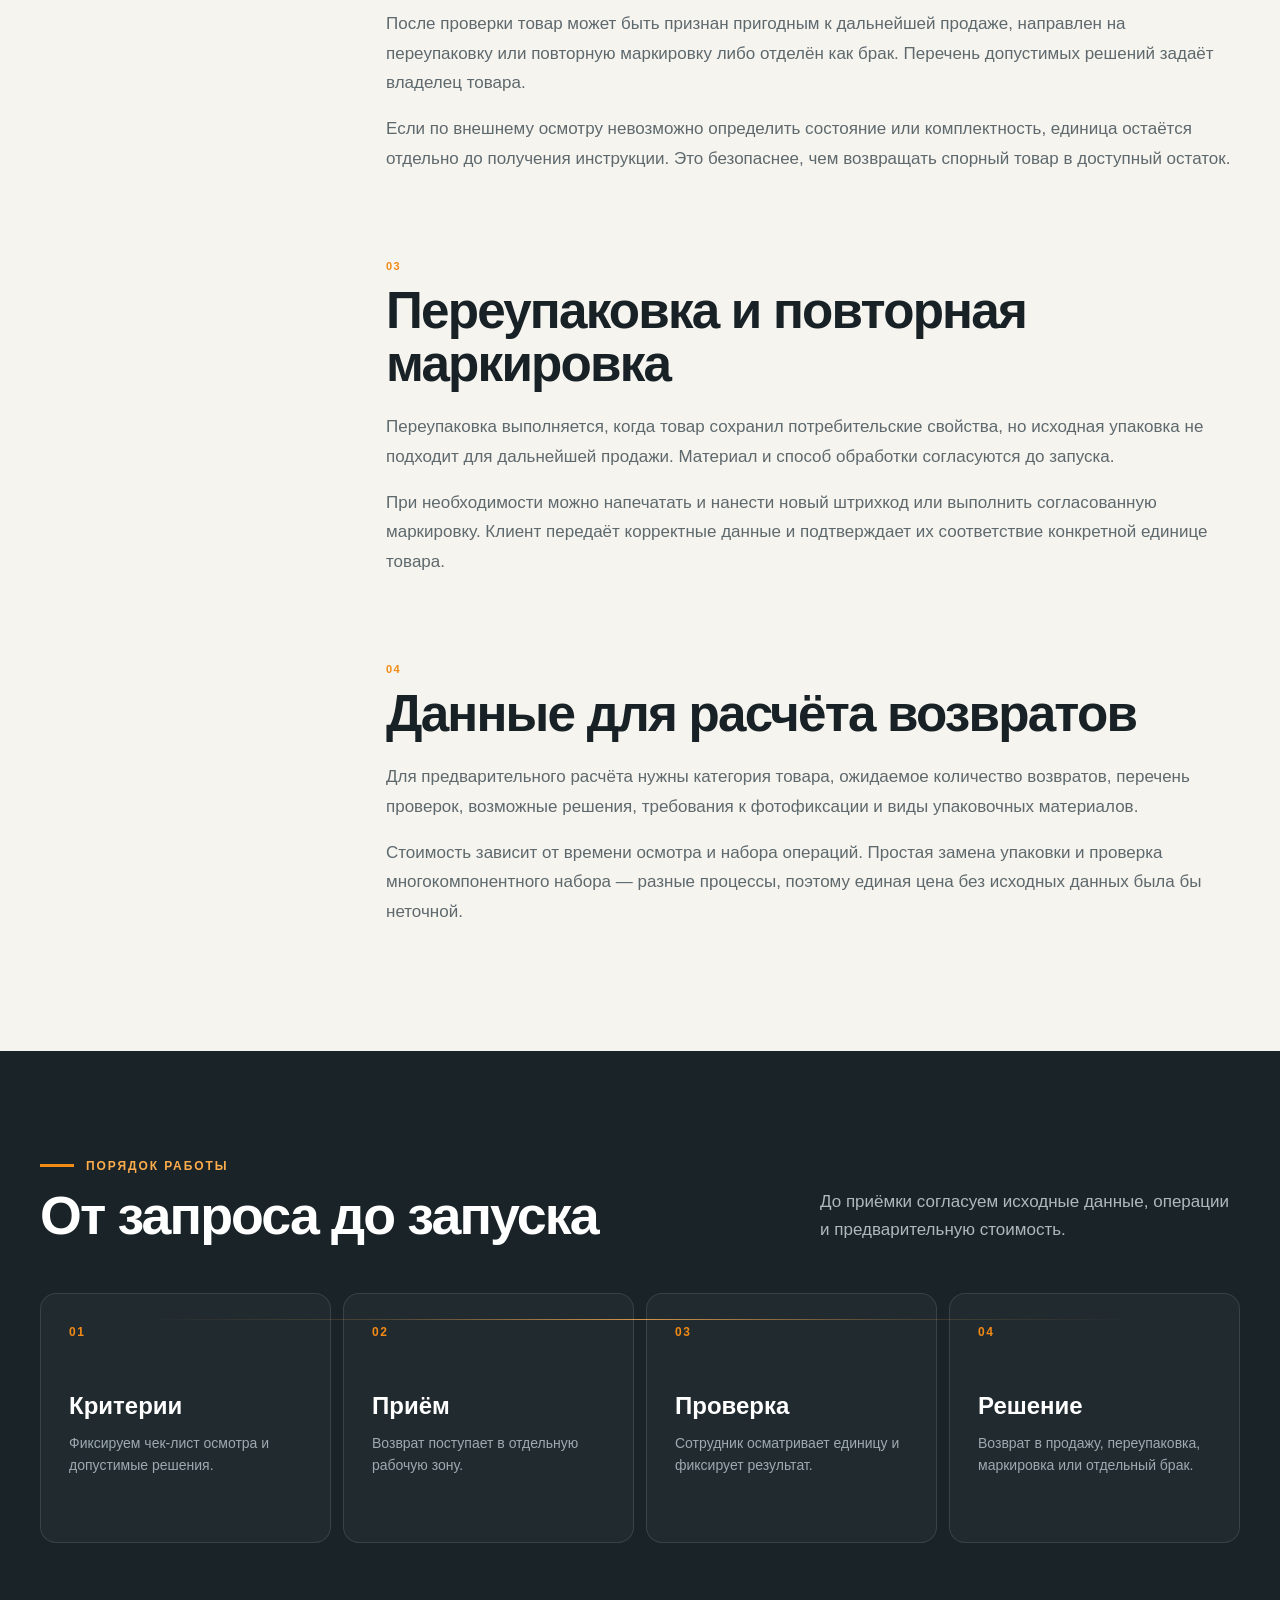
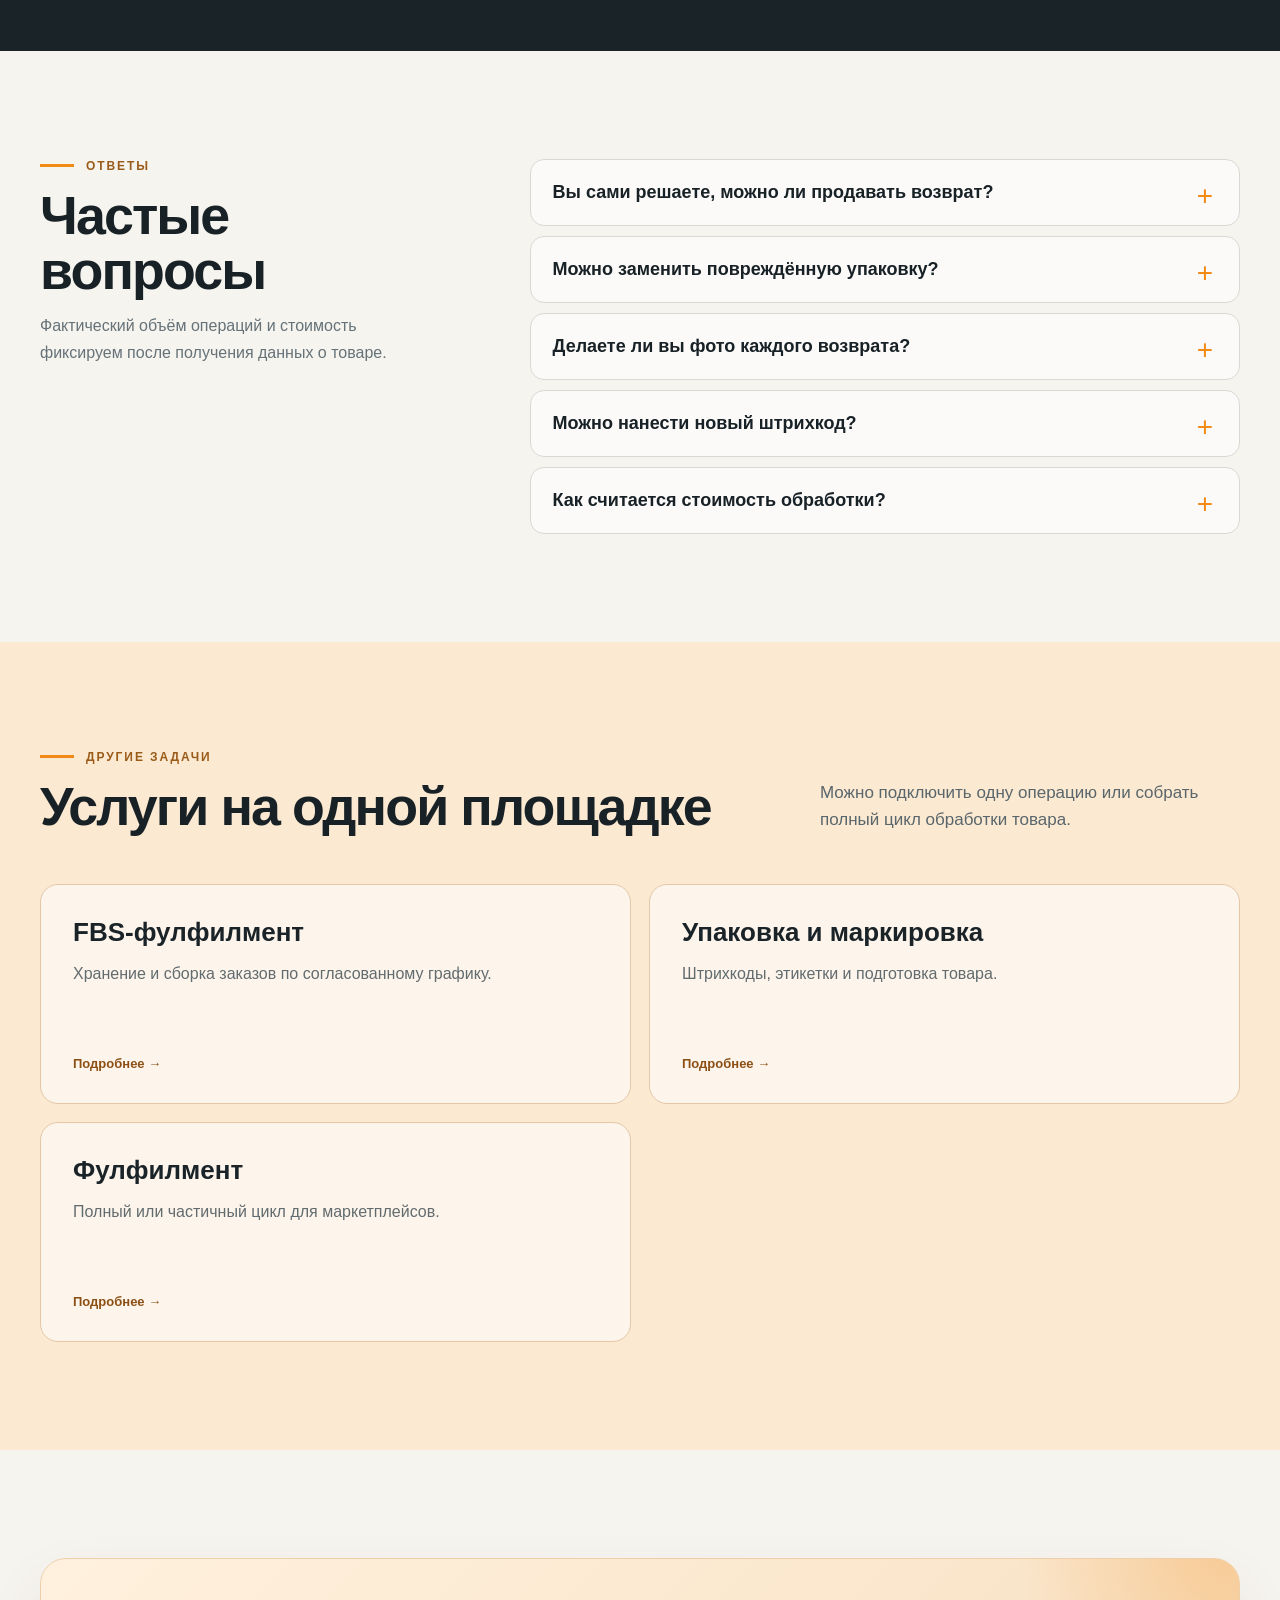
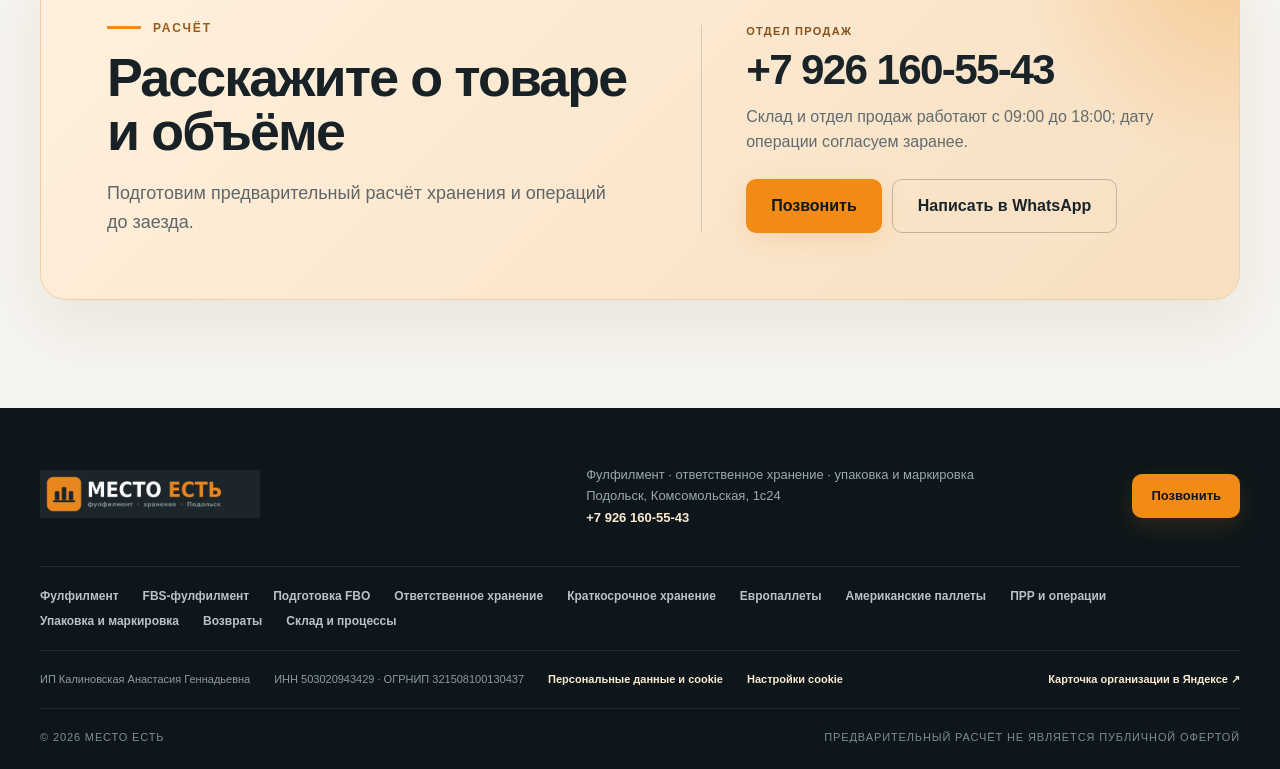
<file: obrabotka-vozvratov.html>
<!DOCTYPE html><html lang="ru"><head><meta charSet="utf-8"/><meta name="viewport" content="width=device-width, initial-scale=1"/><meta name="google-site-verification" content="fll9gPbKZuLawHREcNfsQ7qzjZknRpzVXAbEZnQur54"/><link rel="icon" href="/favicon.ico?v=20260806-2" sizes="any"/><link rel="icon" href="/favicon-32x32.png?v=20260806-2" type="image/png" sizes="32x32"/><link rel="shortcut icon" href="/favicon.ico?v=20260806-2"/><link rel="apple-touch-icon" href="/apple-touch-icon.png?v=20260806-2" sizes="180x180"/><meta name="theme-color" content="#1c2529"/>
<script type="application/ld+json" nonce="mestoest-static">{"@context":"https://schema.org","@graph":[{"@type":"BreadcrumbList","itemListElement":[{"@type":"ListItem","position":1,"name":"Главная","item":"https://mestoest-ff.ru/"},{"@type":"ListItem","position":2,"name":"Обработка возвратов и переупаковка","item":"https://mestoest-ff.ru/obrabotka-vozvratov.html"}]},{"@type":"Service","@id":"https://mestoest-ff.ru/obrabotka-vozvratov.html#service","name":"Обработка возвратов и переупаковка","url":"https://mestoest-ff.ru/obrabotka-vozvratov.html","serviceType":["Обработка возвратов","Переупаковка","Контроль состояния","Повторная маркировка"],"provider":{"@id":"https://mestoest-ff.ru/#organization"},"areaServed":["Подольск","Москва","Московская область"],"availableChannel":{"@type":"ServiceChannel","servicePhone":{"@type":"ContactPoint","telephone":"+79261605543","contactType":"sales"}}},{"@type":"FAQPage","mainEntity":[{"@type":"Question","name":"Вы сами решаете, можно ли продавать возврат?","acceptedAnswer":{"@type":"Answer","text":"Нет. Критерии и допустимые решения заранее задаёт владелец товара."}},{"@type":"Question","name":"Можно заменить повреждённую упаковку?","acceptedAnswer":{"@type":"Answer","text":"Да, если согласованы материал, способ упаковки и критерии пригодности товара."}},{"@type":"Question","name":"Делаете ли вы фото каждого возврата?","acceptedAnswer":{"@type":"Answer","text":"Фотофиксация может быть включена в задание. Её объём и ракурсы согласуются до запуска."}},{"@type":"Question","name":"Можно нанести новый штрихкод?","acceptedAnswer":{"@type":"Answer","text":"Да, по корректным данным, которые передаёт и подтверждает клиент."}},{"@type":"Question","name":"Как считается стоимость обработки?","acceptedAnswer":{"@type":"Answer","text":"По количеству возвратов, времени проверки, числу операций и расходным материалам."}}]}]}</script><link rel="stylesheet" href="/site.css?v=0e9fbbaf1482"></head><body data-yandex-metrika-id="111877488"><main class="service-landing" data-content-revision="default-2026-08-28"><header class="site-header"><div class="container header-inner"><a href="/" class="brand" aria-label="Место Есть — на главную"><img src="/logo-dark.png" alt="Место Есть" width="320" height="80" loading="eager" fetchPriority="high" decoding="async" data-nimg="1"/></a><nav aria-label="Основная навигация"><a href="/fulfillment.html">Фулфилмент</a><a href="/otvetstvennoe-hranenie.html">Хранение</a><a href="/upakovka-markirovka.html">Упаковка</a><a href="/sklad-podolsk.html">О складе</a><a href="/#prices">Тарифы</a><a href="/#contacts">Контакты</a></nav><a class="header-phone" href="tel:+79261605543"><small>Отдел продаж</small><strong>+7 926 160-55-43</strong></a><a class="button button-small header-cta" href="tel:+79261605543">Обсудить задачу</a><details class="mobile-menu"><summary aria-label="Открыть меню"><span></span><span></span><span></span></summary><div><a href="/fulfillment.html">Фулфилмент</a><a href="/fbs-fulfillment.html">FBS</a><a href="/fbo-fulfillment.html">FBO</a><a href="/sklad-podolsk.html">О складе</a><a href="/#prices">Тарифы</a><a href="/#contacts">Контакты</a></div></details><a class="mobile-call" href="tel:+79261605543" aria-label="Позвонить в МЕСТО ЕСТЬ">☎</a></div></header><section class="service-hero"><div class="hero-grid" aria-hidden="true"></div><div class="container service-hero-inner"><div><div class="breadcrumbs" aria-label="Хлебные крошки"><a href="/">Главная</a><span>→</span><span>Возвратный поток</span></div><div class="kicker"><span></span> <!-- -->Возвратный поток</div><h1>Обработка возвратов и переупаковка</h1><p class="service-lead">Принимаем возврат, фиксируем состояние и выполняем согласованное решение по товару.</p><div class="hero-actions"><a class="button" href="tel:+79261605543">Получить расчёт <span>↗</span></a><a href="/#prices" class="text-link">Посмотреть тарифы <span>→</span></a></div></div><aside class="service-hero-card" aria-label="Параметры услуги"><span class="service-hero-card-label">МЕСТО ЕСТЬ · Подольск</span><div><strong>Отдельно</strong><span>от годного товара</span></div><div><strong>По заданию</strong><span>критерии проверки</span></div><div><strong>WMS</strong><span>фиксация решения</span></div></aside></div></section><section class="section service-detail-section"><div class="container service-detail-layout"><aside class="service-nav" aria-label="Содержание страницы"><b>На этой странице</b><a href="#section-1">Зачем выделять возвраты в отдельный процесс</a><a href="#section-2">Какие результаты проверки возможны</a><a href="#section-3">Переупаковка и повторная маркировка</a><a href="#section-4">Данные для расчёта возвратов</a><a href="#how-it-works">Как начинаем</a><a href="#questions">Частые вопросы</a></aside><div class="service-article"><article id="section-1"><span class="article-number">0<!-- -->1</span><h2>Зачем выделять возвраты в отдельный процесс</h2><p>Возвращённый товар нельзя автоматически смешивать с годным остатком. У единицы может быть повреждена упаковка, отсутствовать часть комплекта, не совпадать маркировка или требоваться дополнительный осмотр.</p><p>На складе возврат направляется в отдельную рабочую зону. Дальнейшее решение принимается по заранее согласованным критериям клиента, а не по субъективной оценке сотрудника.</p><ul><li>отделение от годного остатка</li><li>осмотр по чек-листу клиента</li><li>фиксация выявленного состояния</li><li>переупаковка по заданию</li><li>отдельное решение по браку</li></ul></article><article id="section-2"><span class="article-number">0<!-- -->2</span><h2>Какие результаты проверки возможны</h2><p>После проверки товар может быть признан пригодным к дальнейшей продаже, направлен на переупаковку или повторную маркировку либо отделён как брак. Перечень допустимых решений задаёт владелец товара.</p><p>Если по внешнему осмотру невозможно определить состояние или комплектность, единица остаётся отдельно до получения инструкции. Это безопаснее, чем возвращать спорный товар в доступный остаток.</p></article><article id="section-3"><span class="article-number">0<!-- -->3</span><h2>Переупаковка и повторная маркировка</h2><p>Переупаковка выполняется, когда товар сохранил потребительские свойства, но исходная упаковка не подходит для дальнейшей продажи. Материал и способ обработки согласуются до запуска.</p><p>При необходимости можно напечатать и нанести новый штрихкод или выполнить согласованную маркировку. Клиент передаёт корректные данные и подтверждает их соответствие конкретной единице товара.</p></article><article id="section-4"><span class="article-number">0<!-- -->4</span><h2>Данные для расчёта возвратов</h2><p>Для предварительного расчёта нужны категория товара, ожидаемое количество возвратов, перечень проверок, возможные решения, требования к фотофиксации и виды упаковочных материалов.</p><p>Стоимость зависит от времени осмотра и набора операций. Простая замена упаковки и проверка многокомпонентного набора — разные процессы, поэтому единая цена без исходных данных была бы неточной.</p></article></div></div></section><section class="section process-section service-process" id="how-it-works"><div class="container"><div class="section-heading light"><div><div class="kicker"><span></span> Порядок работы</div><h2>От запроса до запуска</h2></div><p>До приёмки согласуем исходные данные, операции и предварительную стоимость.</p></div><div class="process-grid"><article class="process-step"><span>01</span><h3>Критерии</h3><p>Фиксируем чек-лист осмотра и допустимые решения.</p></article><article class="process-step"><span>02</span><h3>Приём</h3><p>Возврат поступает в отдельную рабочую зону.</p></article><article class="process-step"><span>03</span><h3>Проверка</h3><p>Сотрудник осматривает единицу и фиксирует результат.</p></article><article class="process-step"><span>04</span><h3>Решение</h3><p>Возврат в продажу, переупаковка, маркировка или отдельный брак.</p></article></div></div></section><section class="section faq" id="questions"><div class="container faq-layout"><div><div class="kicker dark"><span></span> Ответы</div><h2>Частые вопросы</h2><p>Фактический объём операций и стоимость фиксируем после получения данных о товаре.</p></div><div class="faq-list"><details><summary>Вы сами решаете, можно ли продавать возврат?</summary><p>Нет. Критерии и допустимые решения заранее задаёт владелец товара.</p></details><details><summary>Можно заменить повреждённую упаковку?</summary><p>Да, если согласованы материал, способ упаковки и критерии пригодности товара.</p></details><details><summary>Делаете ли вы фото каждого возврата?</summary><p>Фотофиксация может быть включена в задание. Её объём и ракурсы согласуются до запуска.</p></details><details><summary>Можно нанести новый штрихкод?</summary><p>Да, по корректным данным, которые передаёт и подтверждает клиент.</p></details><details><summary>Как считается стоимость обработки?</summary><p>По количеству возвратов, времени проверки, числу операций и расходным материалам.</p></details></div></div></section><section class="section related-section"><div class="container"><div class="section-heading"><div><div class="kicker dark"><span></span> Другие задачи</div><h2>Услуги на одной площадке</h2></div><p>Можно подключить одну операцию или собрать полный цикл обработки товара.</p></div><div class="related-grid"><a href="/fbs-fulfillment.html" class="related-card"><h3>FBS-фулфилмент</h3><p>Хранение и сборка заказов по согласованному графику.</p><span>Подробнее →</span></a><a href="/upakovka-markirovka.html" class="related-card"><h3>Упаковка и маркировка</h3><p>Штрихкоды, этикетки и подготовка товара.</p><span>Подробнее →</span></a><a href="/fulfillment.html" class="related-card"><h3>Фулфилмент</h3><p>Полный или частичный цикл для маркетплейсов.</p><span>Подробнее →</span></a></div></div></section><section class="section service-final-cta"><div class="container contact-card"><div class="contact-copy"><div class="kicker dark"><span></span> Расчёт</div><h2>Расскажите о товаре и объёме</h2><p>Подготовим предварительный расчёт хранения и операций до заезда.</p></div><div class="contact-details"><span class="contact-label">Отдел продаж</span><a class="contact-phone" href="tel:+79261605543">+7 926 160-55-43</a><p>Склад и отдел продаж работают с 09:00 до 18:00; дату операции согласуем заранее.</p><div class="service-contact-actions"><a class="button" href="tel:+79261605543">Позвонить</a><a class="button button-outline" href="https://wa.me/79261605543?text=%D0%97%D0%B4%D1%80%D0%B0%D0%B2%D1%81%D1%82%D0%B2%D1%83%D0%B9%D1%82%D0%B5!%20%D0%A5%D0%BE%D1%87%D1%83%20%D1%80%D0%B0%D1%81%D1%81%D1%87%D0%B8%D1%82%D0%B0%D1%82%D1%8C%20%D1%83%D1%81%D0%BB%D1%83%D0%B3%D0%B8%20%D1%84%D1%83%D0%BB%D1%84%D0%B8%D0%BB%D0%BC%D0%B5%D0%BD%D1%82%D0%B0%20%C2%AB%D0%9C%D0%95%D0%A1%D0%A2%D0%9E%20%D0%95%D0%A1%D0%A2%D0%AC%C2%BB." target="_blank" rel="noopener noreferrer">Написать в WhatsApp</a></div></div></div></section><footer><div class="container footer-top"><a href="/"><img src="/logo-dark.png" alt="Место Есть" width="240" height="60" loading="lazy" decoding="async" data-nimg="1"/></a><p>Фулфилмент · ответственное хранение · упаковка и маркировка<br/>Подольск, Комсомольская, 1с24<br/><a href="tel:+79261605543">+7 926 160-55-43</a></p><a class="button button-small" href="tel:+79261605543">Позвонить</a></div><div class="container footer-service-links"><a href="/fulfillment.html">Фулфилмент</a><a href="/fbs-fulfillment.html">FBS-фулфилмент</a><a href="/fbo-fulfillment.html">Подготовка FBO</a><a href="/otvetstvennoe-hranenie.html">Ответственное хранение</a><a href="/kratkosrochnoe-hranenie.html">Краткосрочное хранение</a><a href="/hranenie-evropallet.html">Европаллеты</a><a href="/hranenie-amerikanskih-pallet.html">Американские паллеты</a><a href="/prr-i-skladskie-operacii.html">ПРР и операции</a><a href="/upakovka-markirovka.html">Упаковка и маркировка</a><a href="/obrabotka-vozvratov.html">Возвраты</a><a href="/sklad-podolsk.html">Склад и процессы</a></div><div class="container footer-legal"><span>ИП Калиновская Анастасия Геннадьевна</span><span>ИНН 503020943429 · ОГРНИП 321508100130437</span><a href="/privacy.html">Персональные данные и cookie</a><button type="button" data-cookie-settings="true">Настройки cookie</button><a href="https://yandex.ru/maps/org/31745698352" target="_blank" rel="noopener noreferrer">Карточка организации в Яндексе ↗</a></div><div class="container footer-bottom"><span>© 2026 МЕСТО ЕСТЬ</span><span>Предварительный расчёт не является публичной офертой</span></div></footer></main><!--$--><!--/$--><aside class="cookie-banner" data-cookie-banner="true" hidden="" aria-labelledby="cookie-banner-title"><div class="cookie-banner-copy"><strong id="cookie-banner-title">Файлы cookie, карта и аналитика</strong><p>Технические данные нужны для работы сайта. Карта Яндекса и обезличенная веб-аналитика могут загружаться только после вашего выбора. Подробнее — в<!-- --> <a href="/privacy.html">политике обработки данных и cookie</a>.</p></div><div class="cookie-banner-actions"><button class="cookie-button cookie-button-secondary" type="button" data-cookie-essential="true">Только необходимые</button><button class="cookie-button cookie-button-secondary" type="button" data-cookie-map="true">Разрешить карту</button><button class="cookie-button" type="button" data-cookie-accept="true">Разрешить всё</button></div></aside><div hidden=""><!--$?--><template id="B:0"></template><!--/$--></div><div hidden id="S:0"><div hidden=""><title>Обработка возвратов и переупаковка в Подольске</title><meta name="description" content="Приём, осмотр, фиксация состояния, сортировка и переупаковка возвратов маркетплейсов по заданию клиента."><meta name="application-name" content="МЕСТО ЕСТЬ"><meta name="keywords" content="фулфилмент Подольск,фулфилмент для Wildberries,фулфилмент для Ozon,фулфилмент для Яндекс Маркета,ответственное хранение Подольск,хранение паллет Московская область,FBS фулфилмент,FBO поставки,упаковка товара для Wildberries,упаковка товара для Ozon,маркировка товара для маркетплейсов,паллетное хранение Подольск,обработка возвратов маркетплейсов"><meta name="category" content="Логистика и складские услуги"><meta name="robots" content="index, follow"><meta property="og:title" content="Обработка возвратов и переупаковка в Подольске"><meta property="og:description" content="Приём, осмотр, фиксация состояния, сортировка и переупаковка возвратов маркетплейсов по заданию клиента."><meta property="og:url" content="https://mestoest-ff.ru/obrabotka-vozvratov.html"><meta name="twitter:card" content="summary"><meta name="twitter:title" content="Обработка возвратов и переупаковка в Подольске"><meta name="twitter:description" content="Приём, осмотр, фиксация состояния, сортировка и переупаковка возвратов маркетплейсов по заданию клиента."><link rel="manifest" href="/site.webmanifest"><link rel="canonical" href="https://mestoest-ff.ru/obrabotka-vozvratov.html"></div></div><script src="/calculator.js?v=0e9fbbaf1482" defer></script><script src="/site-motion.js?v=0e9fbbaf1482" defer></script><script src="/analytics.js?v=0e9fbbaf1482" defer></script><script src="/request.js?v=0e9fbbaf1482" defer></script><script src="/cookie-consent.js?v=0e9fbbaf1482" defer></script></body></html>
</file>
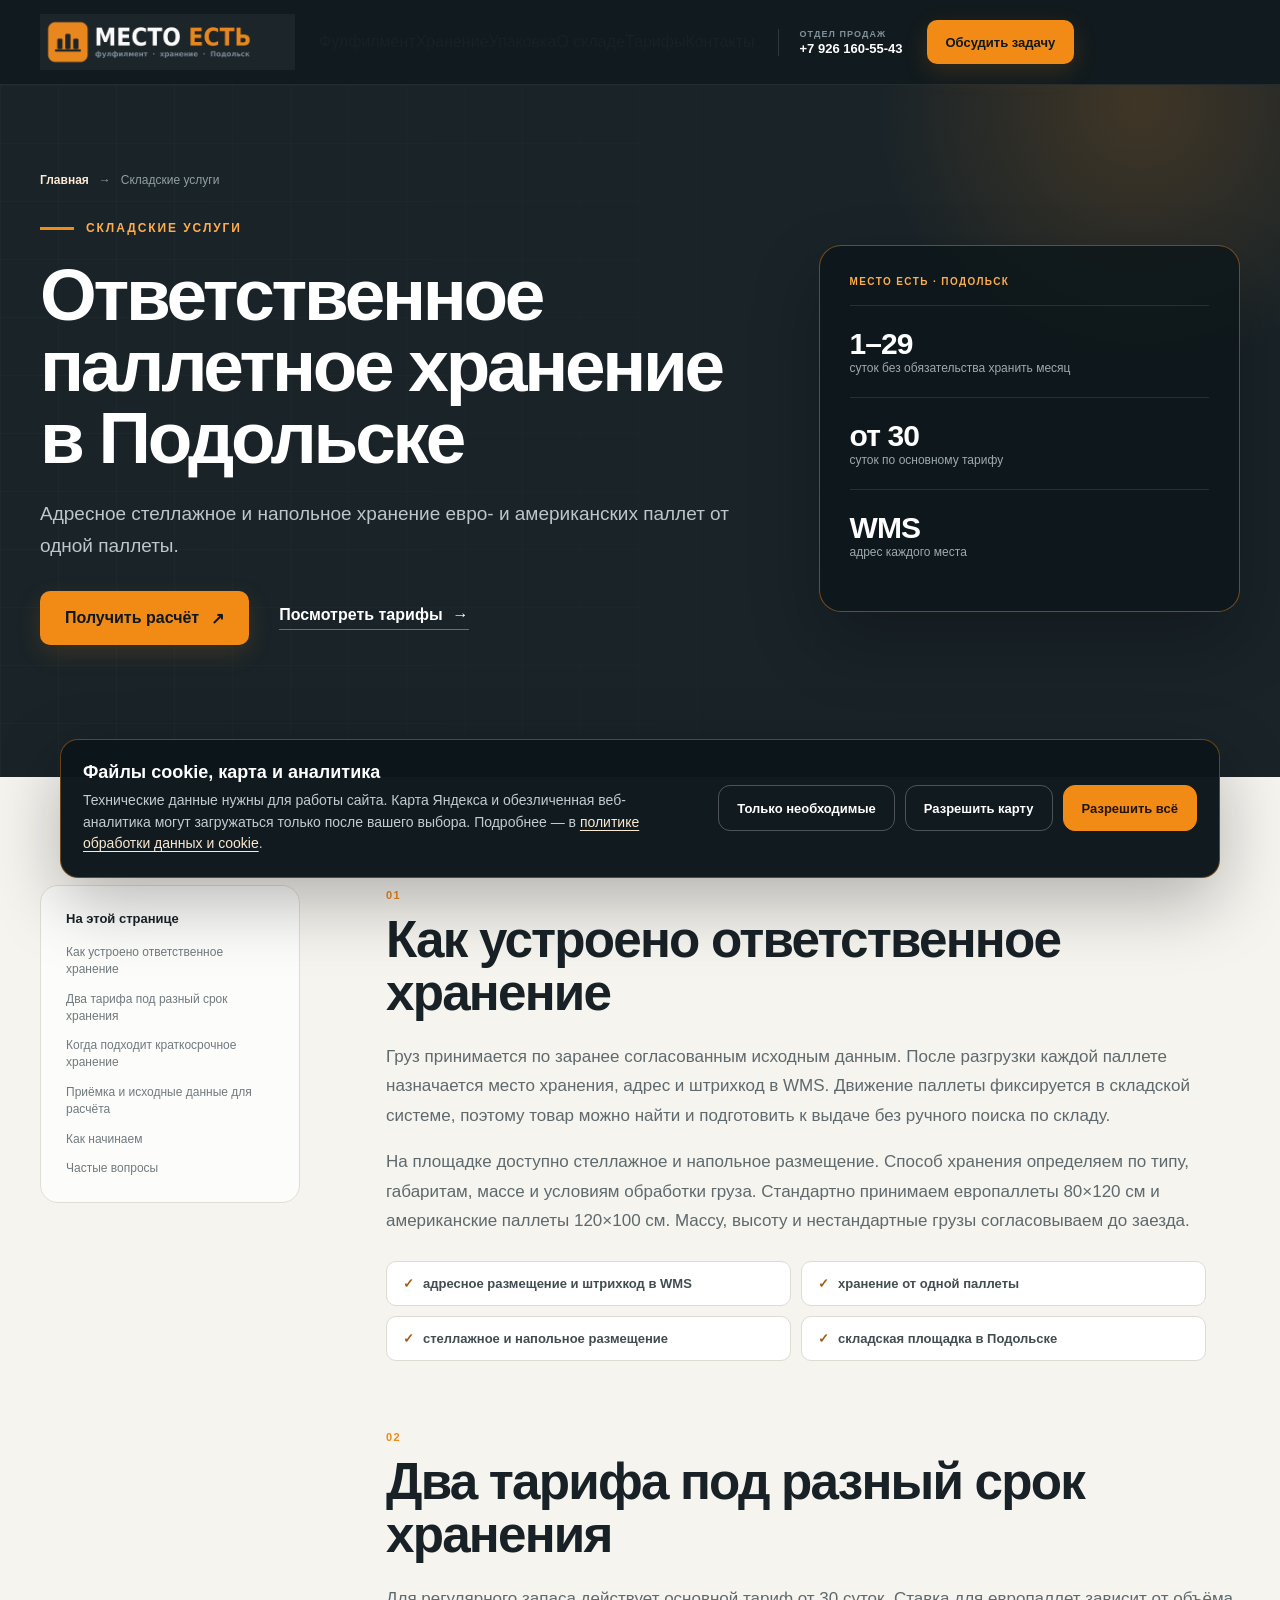
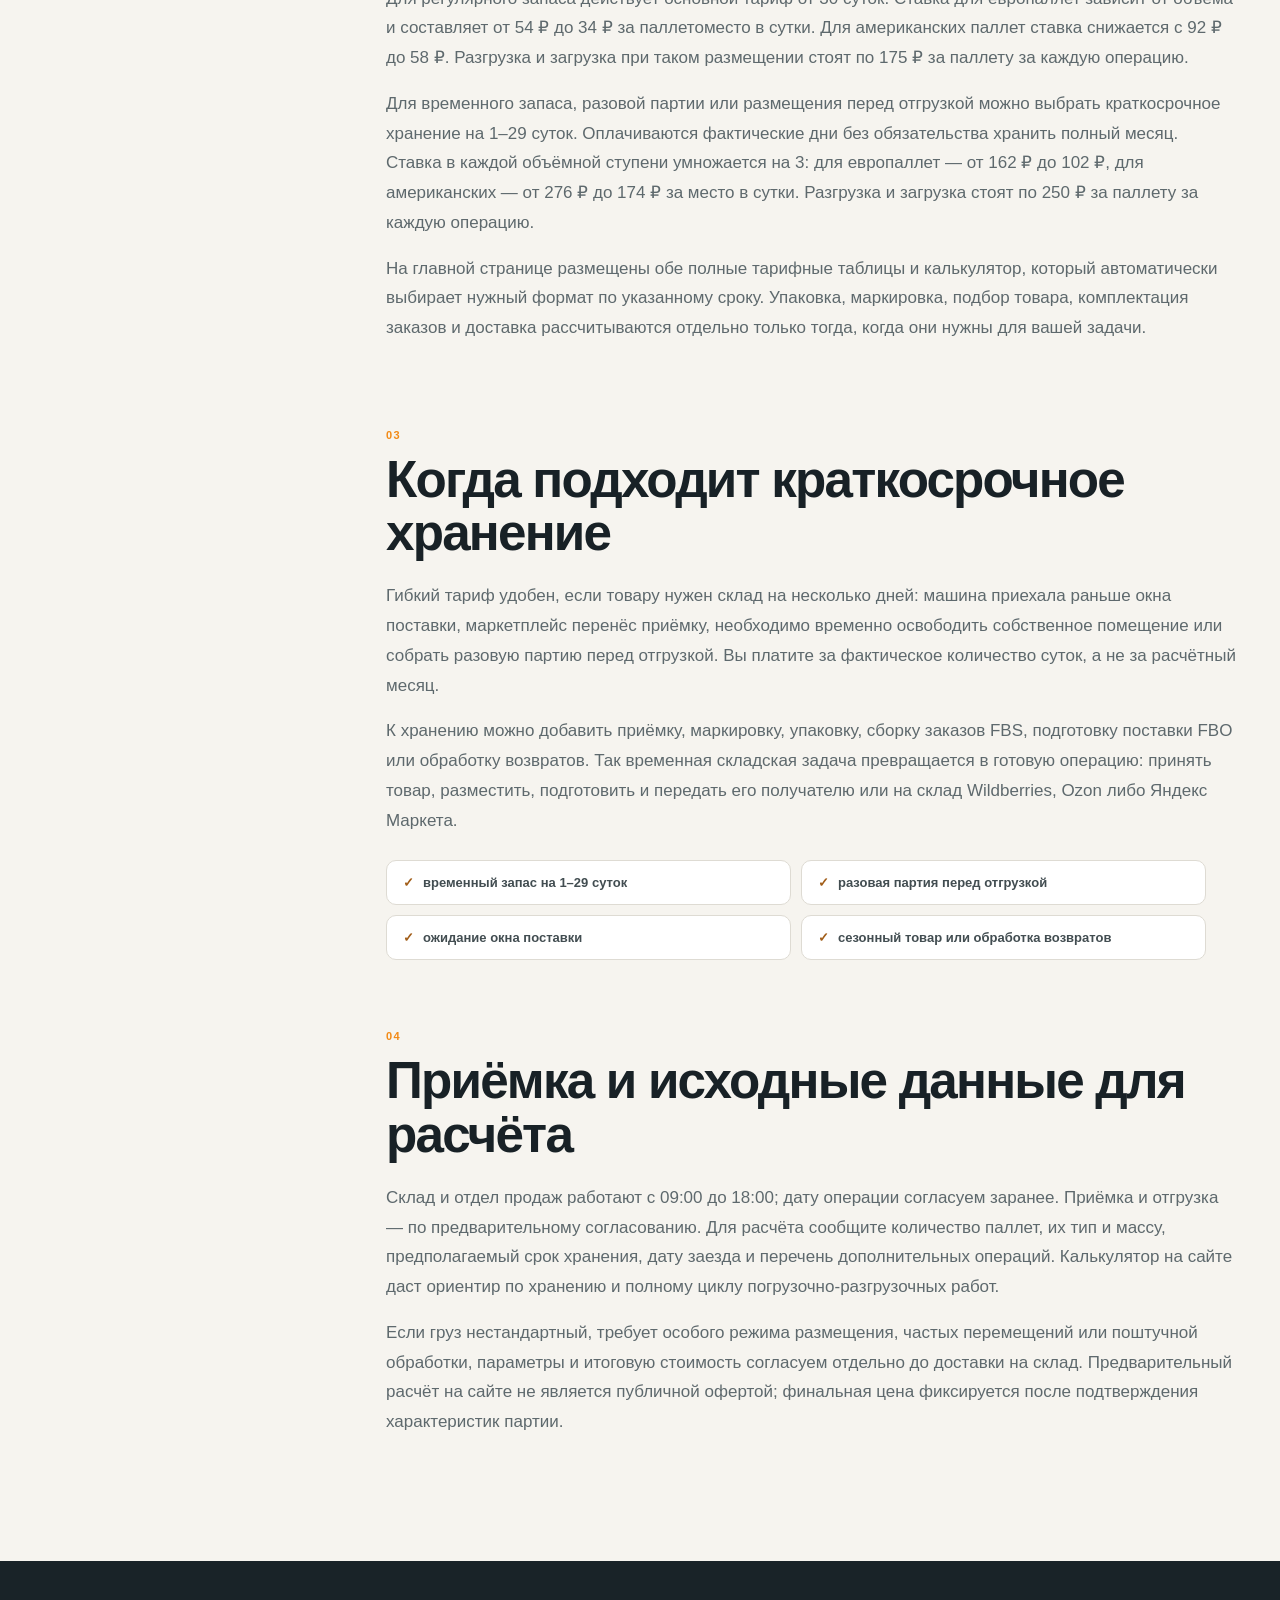
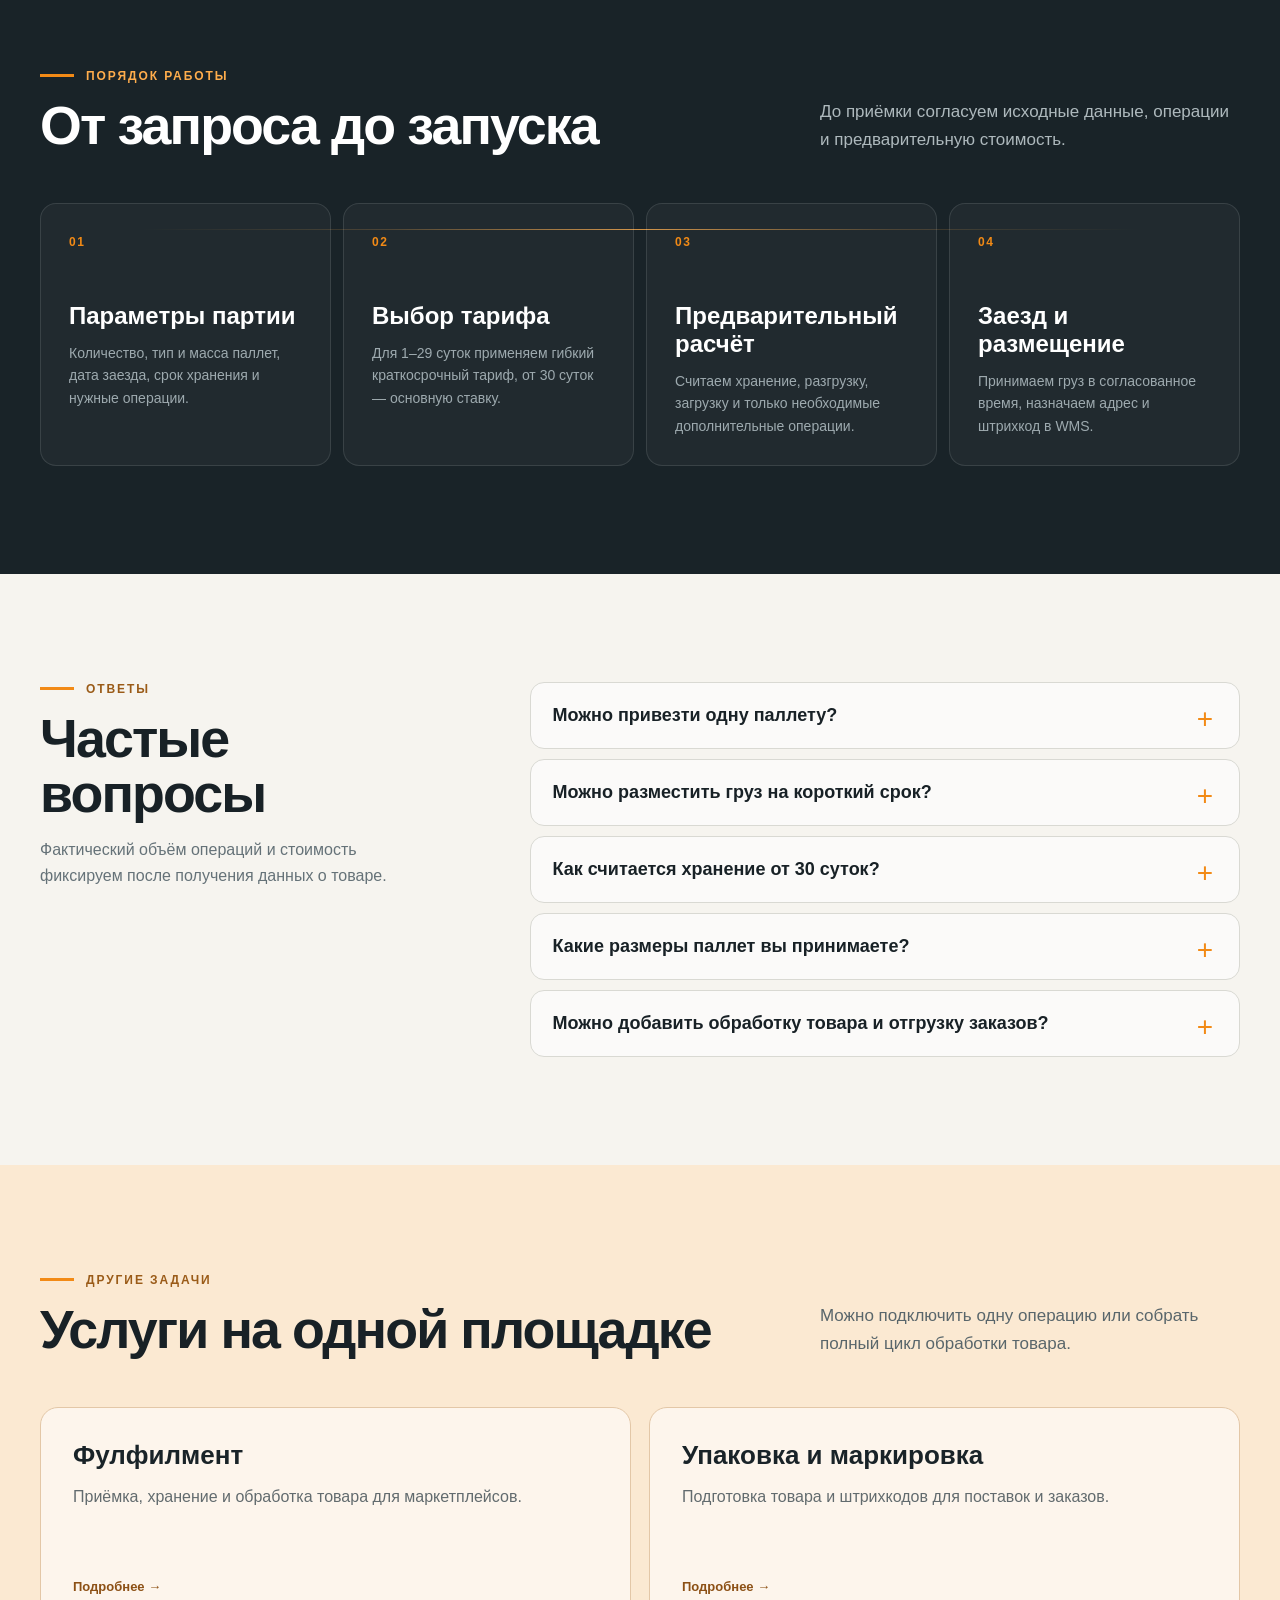
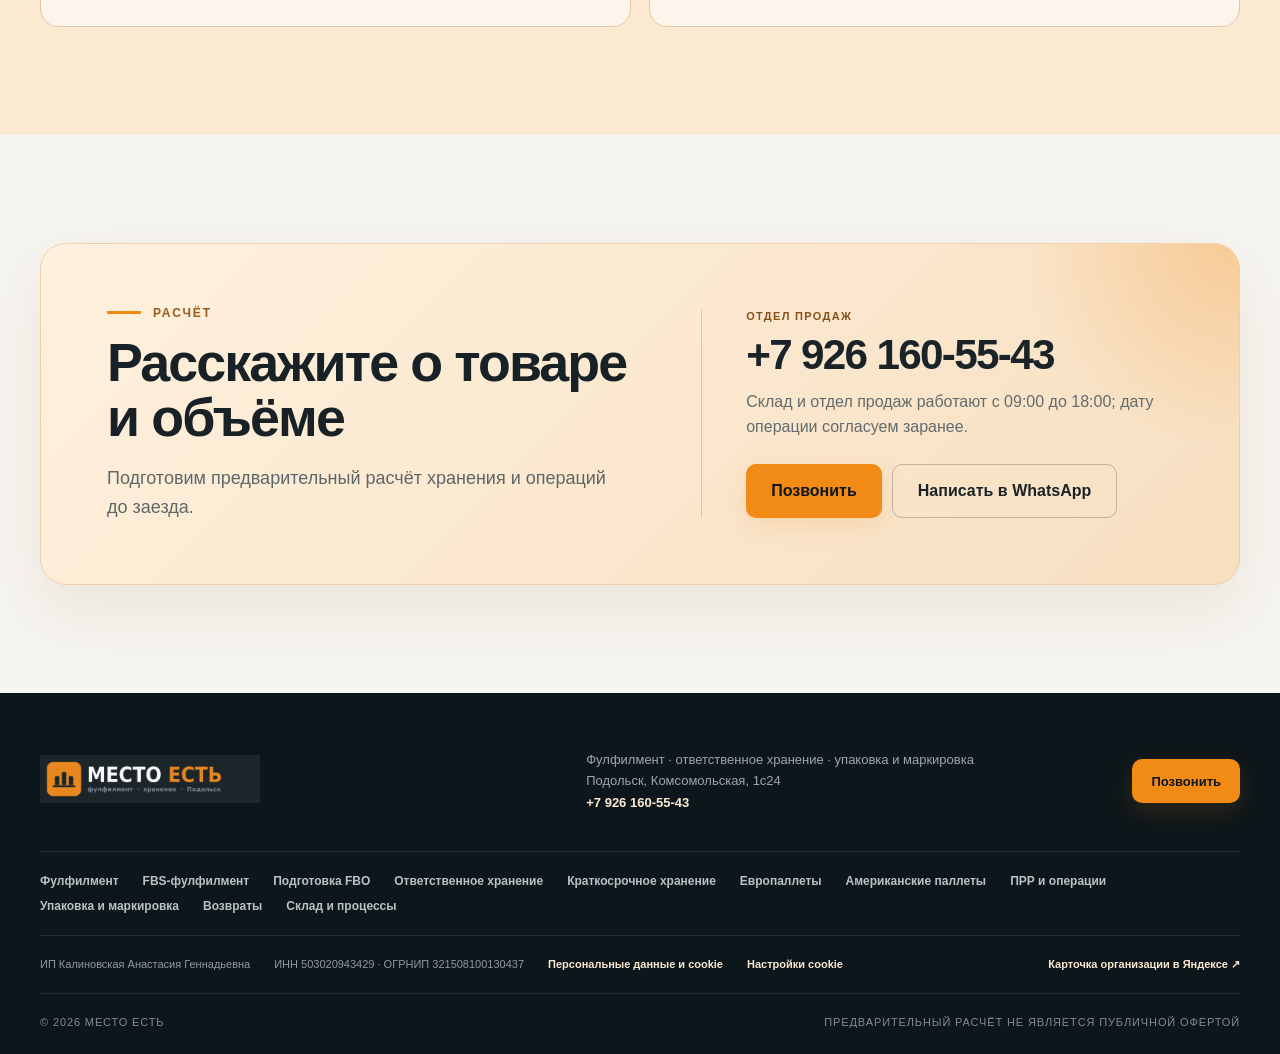
<file: otvetstvennoe-hranenie.html>
<!DOCTYPE html><html lang="ru"><head><meta charSet="utf-8"/><meta name="viewport" content="width=device-width, initial-scale=1"/><meta name="google-site-verification" content="fll9gPbKZuLawHREcNfsQ7qzjZknRpzVXAbEZnQur54"/><link rel="icon" href="/favicon.ico?v=20260806-2" sizes="any"/><link rel="icon" href="/favicon-32x32.png?v=20260806-2" type="image/png" sizes="32x32"/><link rel="shortcut icon" href="/favicon.ico?v=20260806-2"/><link rel="apple-touch-icon" href="/apple-touch-icon.png?v=20260806-2" sizes="180x180"/><meta name="theme-color" content="#1c2529"/>
<script type="application/ld+json" nonce="mestoest-static">{"@context":"https://schema.org","@graph":[{"@type":"BreadcrumbList","itemListElement":[{"@type":"ListItem","position":1,"name":"Главная","item":"https://mestoest-ff.ru/"},{"@type":"ListItem","position":2,"name":"Ответственное паллетное хранение в Подольске","item":"https://mestoest-ff.ru/otvetstvennoe-hranenie.html"}]},{"@type":"Service","@id":"https://mestoest-ff.ru/otvetstvennoe-hranenie.html#service","name":"Ответственное паллетное хранение в Подольске","url":"https://mestoest-ff.ru/otvetstvennoe-hranenie.html","serviceType":["Краткосрочное хранение","Ответственное хранение","Паллетное хранение","Складское хранение","WMS"],"provider":{"@id":"https://mestoest-ff.ru/#organization"},"areaServed":["Подольск","Москва","Московская область"],"availableChannel":{"@type":"ServiceChannel","servicePhone":{"@type":"ContactPoint","telephone":"+79261605543","contactType":"sales"}}},{"@type":"FAQPage","mainEntity":[{"@type":"Question","name":"Можно привезти одну паллету?","acceptedAnswer":{"@type":"Answer","text":"Да. Ответственное и краткосрочное хранение доступно от одной паллеты."}},{"@type":"Question","name":"Можно разместить груз на короткий срок?","acceptedAnswer":{"@type":"Answer","text":"Да. Для срока от 1 до 29 суток действует краткосрочный тариф без обязательства оплачивать полный месяц. Ставка умножается на 3, ПРР — по 250 ₽ за паллету за каждую операцию."}},{"@type":"Question","name":"Как считается хранение от 30 суток?","acceptedAnswer":{"@type":"Answer","text":"Ставка зависит от типа и общего количества паллет. Для европаллет она составляет от 54 ₽ до 34 ₽, для американских — от 92 ₽ до 58 ₽ за место в сутки. ПРР при таком сроке — по 175 ₽ за паллету за каждую операцию."}},{"@type":"Question","name":"Какие размеры паллет вы принимаете?","acceptedAnswer":{"@type":"Answer","text":"Европаллеты 80×120 см и американские паллеты 120×100 см. Массу, высоту и способ размещения подтверждаем до заезда. Нестандартный груз нужно согласовать отдельно."}},{"@type":"Question","name":"Можно добавить обработку товара и отгрузку заказов?","acceptedAnswer":{"@type":"Answer","text":"Да. Можно согласовать упаковку, маркировку, сборку заказов FBS, подготовку поставок FBO, обработку возвратов и другие доступные операции. Они рассчитываются отдельно."}}]}]}</script><link rel="stylesheet" href="/site.css?v=0e9fbbaf1482"></head><body data-yandex-metrika-id="111877488"><main class="service-landing" data-content-revision="default-2026-08-28"><header class="site-header"><div class="container header-inner"><a href="/" class="brand" aria-label="Место Есть — на главную"><img src="/logo-dark.png" alt="Место Есть" width="320" height="80" loading="eager" fetchPriority="high" decoding="async" data-nimg="1"/></a><nav aria-label="Основная навигация"><a href="/fulfillment.html">Фулфилмент</a><a href="/otvetstvennoe-hranenie.html">Хранение</a><a href="/upakovka-markirovka.html">Упаковка</a><a href="/sklad-podolsk.html">О складе</a><a href="/#prices">Тарифы</a><a href="/#contacts">Контакты</a></nav><a class="header-phone" href="tel:+79261605543"><small>Отдел продаж</small><strong>+7 926 160-55-43</strong></a><a class="button button-small header-cta" href="tel:+79261605543">Обсудить задачу</a><details class="mobile-menu"><summary aria-label="Открыть меню"><span></span><span></span><span></span></summary><div><a href="/fulfillment.html">Фулфилмент</a><a href="/fbs-fulfillment.html">FBS</a><a href="/fbo-fulfillment.html">FBO</a><a href="/sklad-podolsk.html">О складе</a><a href="/#prices">Тарифы</a><a href="/#contacts">Контакты</a></div></details><a class="mobile-call" href="tel:+79261605543" aria-label="Позвонить в МЕСТО ЕСТЬ">☎</a></div></header><section class="service-hero"><div class="hero-grid" aria-hidden="true"></div><div class="container service-hero-inner"><div><div class="breadcrumbs" aria-label="Хлебные крошки"><a href="/">Главная</a><span>→</span><span>Складские услуги</span></div><div class="kicker"><span></span> <!-- -->Складские услуги</div><h1>Ответственное паллетное хранение в Подольске</h1><p class="service-lead">Адресное стеллажное и напольное хранение евро- и американских паллет от одной паллеты.</p><div class="hero-actions"><a class="button" href="tel:+79261605543">Получить расчёт <span>↗</span></a><a href="/#prices" class="text-link">Посмотреть тарифы <span>→</span></a></div></div><aside class="service-hero-card" aria-label="Параметры услуги"><span class="service-hero-card-label">МЕСТО ЕСТЬ · Подольск</span><div><strong>1–29</strong><span>суток без обязательства хранить месяц</span></div><div><strong>от 30</strong><span>суток по основному тарифу</span></div><div><strong>WMS</strong><span>адрес каждого места</span></div></aside></div></section><section class="section service-detail-section"><div class="container service-detail-layout"><aside class="service-nav" aria-label="Содержание страницы"><b>На этой странице</b><a href="#section-1">Как устроено ответственное хранение</a><a href="#section-2">Два тарифа под разный срок хранения</a><a href="#section-3">Когда подходит краткосрочное хранение</a><a href="#section-4">Приёмка и исходные данные для расчёта</a><a href="#how-it-works">Как начинаем</a><a href="#questions">Частые вопросы</a></aside><div class="service-article"><article id="section-1"><span class="article-number">0<!-- -->1</span><h2>Как устроено ответственное хранение</h2><p>Груз принимается по заранее согласованным исходным данным. После разгрузки каждой паллете назначается место хранения, адрес и штрихкод в WMS. Движение паллеты фиксируется в складской системе, поэтому товар можно найти и подготовить к выдаче без ручного поиска по складу.</p><p>На площадке доступно стеллажное и напольное размещение. Способ хранения определяем по типу, габаритам, массе и условиям обработки груза. Стандартно принимаем европаллеты 80×120 см и американские паллеты 120×100 см. Массу, высоту и нестандартные грузы согласовываем до заезда.</p><ul><li>адресное размещение и штрихкод в WMS</li><li>хранение от одной паллеты</li><li>стеллажное и напольное размещение</li><li>складская площадка в Подольске</li></ul></article><article id="section-2"><span class="article-number">0<!-- -->2</span><h2>Два тарифа под разный срок хранения</h2><p>Для регулярного запаса действует основной тариф от 30 суток. Ставка для европаллет зависит от объёма и составляет от 54 ₽ до 34 ₽ за паллетоместо в сутки. Для американских паллет ставка снижается с 92 ₽ до 58 ₽. Разгрузка и загрузка при таком размещении стоят по 175 ₽ за паллету за каждую операцию.</p><p>Для временного запаса, разовой партии или размещения перед отгрузкой можно выбрать краткосрочное хранение на 1–29 суток. Оплачиваются фактические дни без обязательства хранить полный месяц. Ставка в каждой объёмной ступени умножается на 3: для европаллет — от 162 ₽ до 102 ₽, для американских — от 276 ₽ до 174 ₽ за место в сутки. Разгрузка и загрузка стоят по 250 ₽ за паллету за каждую операцию.</p><p>На главной странице размещены обе полные тарифные таблицы и калькулятор, который автоматически выбирает нужный формат по указанному сроку. Упаковка, маркировка, подбор товара, комплектация заказов и доставка рассчитываются отдельно только тогда, когда они нужны для вашей задачи.</p></article><article id="section-3"><span class="article-number">0<!-- -->3</span><h2>Когда подходит краткосрочное хранение</h2><p>Гибкий тариф удобен, если товару нужен склад на несколько дней: машина приехала раньше окна поставки, маркетплейс перенёс приёмку, необходимо временно освободить собственное помещение или собрать разовую партию перед отгрузкой. Вы платите за фактическое количество суток, а не за расчётный месяц.</p><p>К хранению можно добавить приёмку, маркировку, упаковку, сборку заказов FBS, подготовку поставки FBO или обработку возвратов. Так временная складская задача превращается в готовую операцию: принять товар, разместить, подготовить и передать его получателю или на склад Wildberries, Ozon либо Яндекс Маркета.</p><ul><li>временный запас на 1–29 суток</li><li>разовая партия перед отгрузкой</li><li>ожидание окна поставки</li><li>сезонный товар или обработка возвратов</li></ul></article><article id="section-4"><span class="article-number">0<!-- -->4</span><h2>Приёмка и исходные данные для расчёта</h2><p>Склад и отдел продаж работают с 09:00 до 18:00; дату операции согласуем заранее. Приёмка и отгрузка — по предварительному согласованию. Для расчёта сообщите количество паллет, их тип и массу, предполагаемый срок хранения, дату заезда и перечень дополнительных операций. Калькулятор на сайте даст ориентир по хранению и полному циклу погрузочно-разгрузочных работ.</p><p>Если груз нестандартный, требует особого режима размещения, частых перемещений или поштучной обработки, параметры и итоговую стоимость согласуем отдельно до доставки на склад. Предварительный расчёт на сайте не является публичной офертой; финальная цена фиксируется после подтверждения характеристик партии.</p></article></div></div></section><section class="section process-section service-process" id="how-it-works"><div class="container"><div class="section-heading light"><div><div class="kicker"><span></span> Порядок работы</div><h2>От запроса до запуска</h2></div><p>До приёмки согласуем исходные данные, операции и предварительную стоимость.</p></div><div class="process-grid"><article class="process-step"><span>01</span><h3>Параметры партии</h3><p>Количество, тип и масса паллет, дата заезда, срок хранения и нужные операции.</p></article><article class="process-step"><span>02</span><h3>Выбор тарифа</h3><p>Для 1–29 суток применяем гибкий краткосрочный тариф, от 30 суток — основную ставку.</p></article><article class="process-step"><span>03</span><h3>Предварительный расчёт</h3><p>Считаем хранение, разгрузку, загрузку и только необходимые дополнительные операции.</p></article><article class="process-step"><span>04</span><h3>Заезд и размещение</h3><p>Принимаем груз в согласованное время, назначаем адрес и штрихкод в WMS.</p></article></div></div></section><section class="section faq" id="questions"><div class="container faq-layout"><div><div class="kicker dark"><span></span> Ответы</div><h2>Частые вопросы</h2><p>Фактический объём операций и стоимость фиксируем после получения данных о товаре.</p></div><div class="faq-list"><details><summary>Можно привезти одну паллету?</summary><p>Да. Ответственное и краткосрочное хранение доступно от одной паллеты.</p></details><details><summary>Можно разместить груз на короткий срок?</summary><p>Да. Для срока от 1 до 29 суток действует краткосрочный тариф без обязательства оплачивать полный месяц. Ставка умножается на 3, ПРР — по 250 ₽ за паллету за каждую операцию.</p></details><details><summary>Как считается хранение от 30 суток?</summary><p>Ставка зависит от типа и общего количества паллет. Для европаллет она составляет от 54 ₽ до 34 ₽, для американских — от 92 ₽ до 58 ₽ за место в сутки. ПРР при таком сроке — по 175 ₽ за паллету за каждую операцию.</p></details><details><summary>Какие размеры паллет вы принимаете?</summary><p>Европаллеты 80×120 см и американские паллеты 120×100 см. Массу, высоту и способ размещения подтверждаем до заезда. Нестандартный груз нужно согласовать отдельно.</p></details><details><summary>Можно добавить обработку товара и отгрузку заказов?</summary><p>Да. Можно согласовать упаковку, маркировку, сборку заказов FBS, подготовку поставок FBO, обработку возвратов и другие доступные операции. Они рассчитываются отдельно.</p></details></div></div></section><section class="section related-section"><div class="container"><div class="section-heading"><div><div class="kicker dark"><span></span> Другие задачи</div><h2>Услуги на одной площадке</h2></div><p>Можно подключить одну операцию или собрать полный цикл обработки товара.</p></div><div class="related-grid"><a href="/fulfillment.html" class="related-card"><h3>Фулфилмент</h3><p>Приёмка, хранение и обработка товара для маркетплейсов.</p><span>Подробнее →</span></a><a href="/upakovka-markirovka.html" class="related-card"><h3>Упаковка и маркировка</h3><p>Подготовка товара и штрихкодов для поставок и заказов.</p><span>Подробнее →</span></a></div></div></section><section class="section service-final-cta"><div class="container contact-card"><div class="contact-copy"><div class="kicker dark"><span></span> Расчёт</div><h2>Расскажите о товаре и объёме</h2><p>Подготовим предварительный расчёт хранения и операций до заезда.</p></div><div class="contact-details"><span class="contact-label">Отдел продаж</span><a class="contact-phone" href="tel:+79261605543">+7 926 160-55-43</a><p>Склад и отдел продаж работают с 09:00 до 18:00; дату операции согласуем заранее.</p><div class="service-contact-actions"><a class="button" href="tel:+79261605543">Позвонить</a><a class="button button-outline" href="https://wa.me/79261605543?text=%D0%97%D0%B4%D1%80%D0%B0%D0%B2%D1%81%D1%82%D0%B2%D1%83%D0%B9%D1%82%D0%B5!%20%D0%A5%D0%BE%D1%87%D1%83%20%D1%80%D0%B0%D1%81%D1%81%D1%87%D0%B8%D1%82%D0%B0%D1%82%D1%8C%20%D1%83%D1%81%D0%BB%D1%83%D0%B3%D0%B8%20%D1%84%D1%83%D0%BB%D1%84%D0%B8%D0%BB%D0%BC%D0%B5%D0%BD%D1%82%D0%B0%20%C2%AB%D0%9C%D0%95%D0%A1%D0%A2%D0%9E%20%D0%95%D0%A1%D0%A2%D0%AC%C2%BB." target="_blank" rel="noopener noreferrer">Написать в WhatsApp</a></div></div></div></section><footer><div class="container footer-top"><a href="/"><img src="/logo-dark.png" alt="Место Есть" width="240" height="60" loading="lazy" decoding="async" data-nimg="1"/></a><p>Фулфилмент · ответственное хранение · упаковка и маркировка<br/>Подольск, Комсомольская, 1с24<br/><a href="tel:+79261605543">+7 926 160-55-43</a></p><a class="button button-small" href="tel:+79261605543">Позвонить</a></div><div class="container footer-service-links"><a href="/fulfillment.html">Фулфилмент</a><a href="/fbs-fulfillment.html">FBS-фулфилмент</a><a href="/fbo-fulfillment.html">Подготовка FBO</a><a href="/otvetstvennoe-hranenie.html">Ответственное хранение</a><a href="/kratkosrochnoe-hranenie.html">Краткосрочное хранение</a><a href="/hranenie-evropallet.html">Европаллеты</a><a href="/hranenie-amerikanskih-pallet.html">Американские паллеты</a><a href="/prr-i-skladskie-operacii.html">ПРР и операции</a><a href="/upakovka-markirovka.html">Упаковка и маркировка</a><a href="/obrabotka-vozvratov.html">Возвраты</a><a href="/sklad-podolsk.html">Склад и процессы</a></div><div class="container footer-legal"><span>ИП Калиновская Анастасия Геннадьевна</span><span>ИНН 503020943429 · ОГРНИП 321508100130437</span><a href="/privacy.html">Персональные данные и cookie</a><button type="button" data-cookie-settings="true">Настройки cookie</button><a href="https://yandex.ru/maps/org/31745698352" target="_blank" rel="noopener noreferrer">Карточка организации в Яндексе ↗</a></div><div class="container footer-bottom"><span>© 2026 МЕСТО ЕСТЬ</span><span>Предварительный расчёт не является публичной офертой</span></div></footer></main><!--$--><!--/$--><aside class="cookie-banner" data-cookie-banner="true" hidden="" aria-labelledby="cookie-banner-title"><div class="cookie-banner-copy"><strong id="cookie-banner-title">Файлы cookie, карта и аналитика</strong><p>Технические данные нужны для работы сайта. Карта Яндекса и обезличенная веб-аналитика могут загружаться только после вашего выбора. Подробнее — в<!-- --> <a href="/privacy.html">политике обработки данных и cookie</a>.</p></div><div class="cookie-banner-actions"><button class="cookie-button cookie-button-secondary" type="button" data-cookie-essential="true">Только необходимые</button><button class="cookie-button cookie-button-secondary" type="button" data-cookie-map="true">Разрешить карту</button><button class="cookie-button" type="button" data-cookie-accept="true">Разрешить всё</button></div></aside><div hidden=""><!--$?--><template id="B:0"></template><!--/$--></div><div hidden id="S:0"><div hidden=""><title>Ответственное паллетное хранение в Подольске — МЕСТО ЕСТЬ</title><meta name="description" content="Ответственное хранение европаллет и американских паллет в Подольске: WMS-адресация, ПРР и дополнительные операции."><meta name="application-name" content="МЕСТО ЕСТЬ"><meta name="keywords" content="фулфилмент Подольск,фулфилмент для Wildberries,фулфилмент для Ozon,фулфилмент для Яндекс Маркета,ответственное хранение Подольск,хранение паллет Московская область,FBS фулфилмент,FBO поставки,упаковка товара для Wildberries,упаковка товара для Ozon,маркировка товара для маркетплейсов,паллетное хранение Подольск,обработка возвратов маркетплейсов"><meta name="category" content="Логистика и складские услуги"><meta name="robots" content="index, follow"><meta property="og:title" content="Ответственное паллетное хранение в Подольске — МЕСТО ЕСТЬ"><meta property="og:description" content="Ответственное хранение европаллет и американских паллет в Подольске: WMS-адресация, ПРР и дополнительные операции."><meta property="og:url" content="https://mestoest-ff.ru/otvetstvennoe-hranenie.html"><meta name="twitter:card" content="summary"><meta name="twitter:title" content="Ответственное паллетное хранение в Подольске — МЕСТО ЕСТЬ"><meta name="twitter:description" content="Ответственное хранение европаллет и американских паллет в Подольске: WMS-адресация, ПРР и дополнительные операции."><link rel="manifest" href="/site.webmanifest"><link rel="canonical" href="https://mestoest-ff.ru/otvetstvennoe-hranenie.html"></div></div><script src="/calculator.js?v=0e9fbbaf1482" defer></script><script src="/site-motion.js?v=0e9fbbaf1482" defer></script><script src="/analytics.js?v=0e9fbbaf1482" defer></script><script src="/request.js?v=0e9fbbaf1482" defer></script><script src="/cookie-consent.js?v=0e9fbbaf1482" defer></script></body></html>
</file>
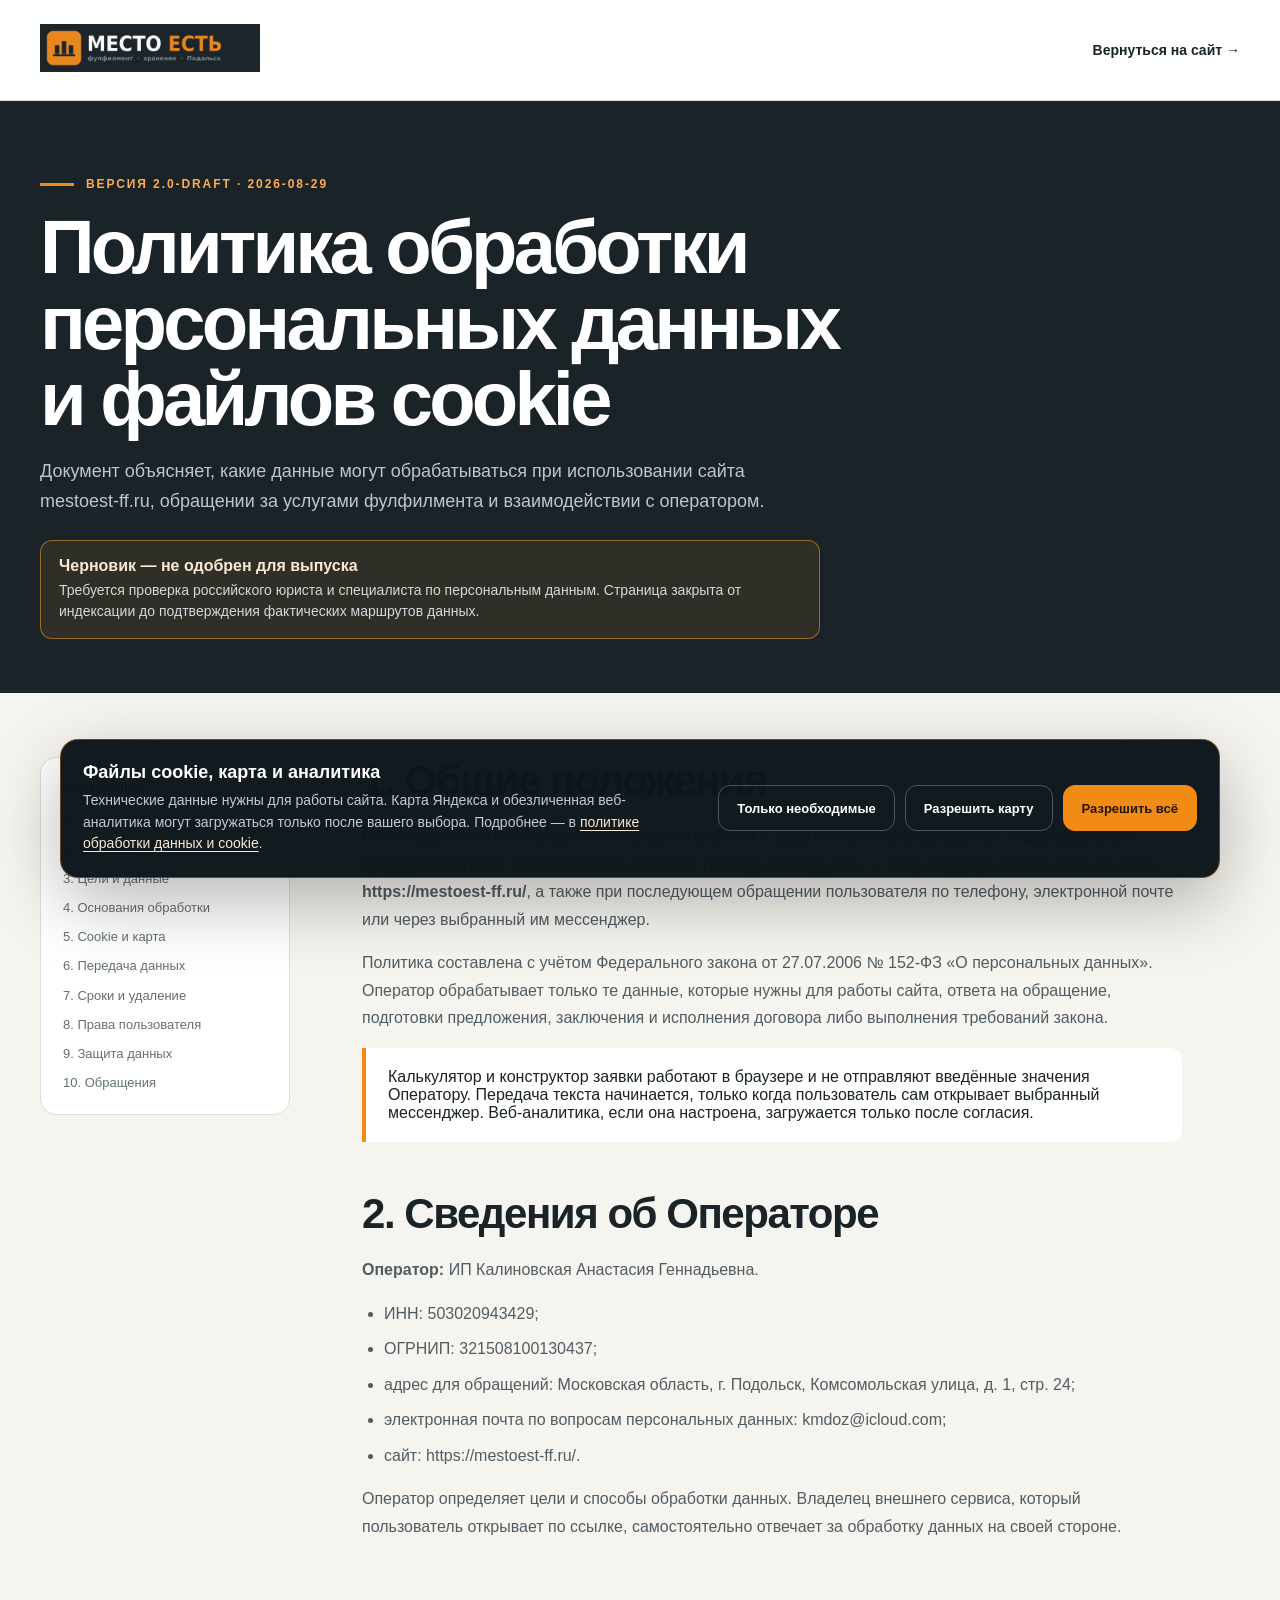
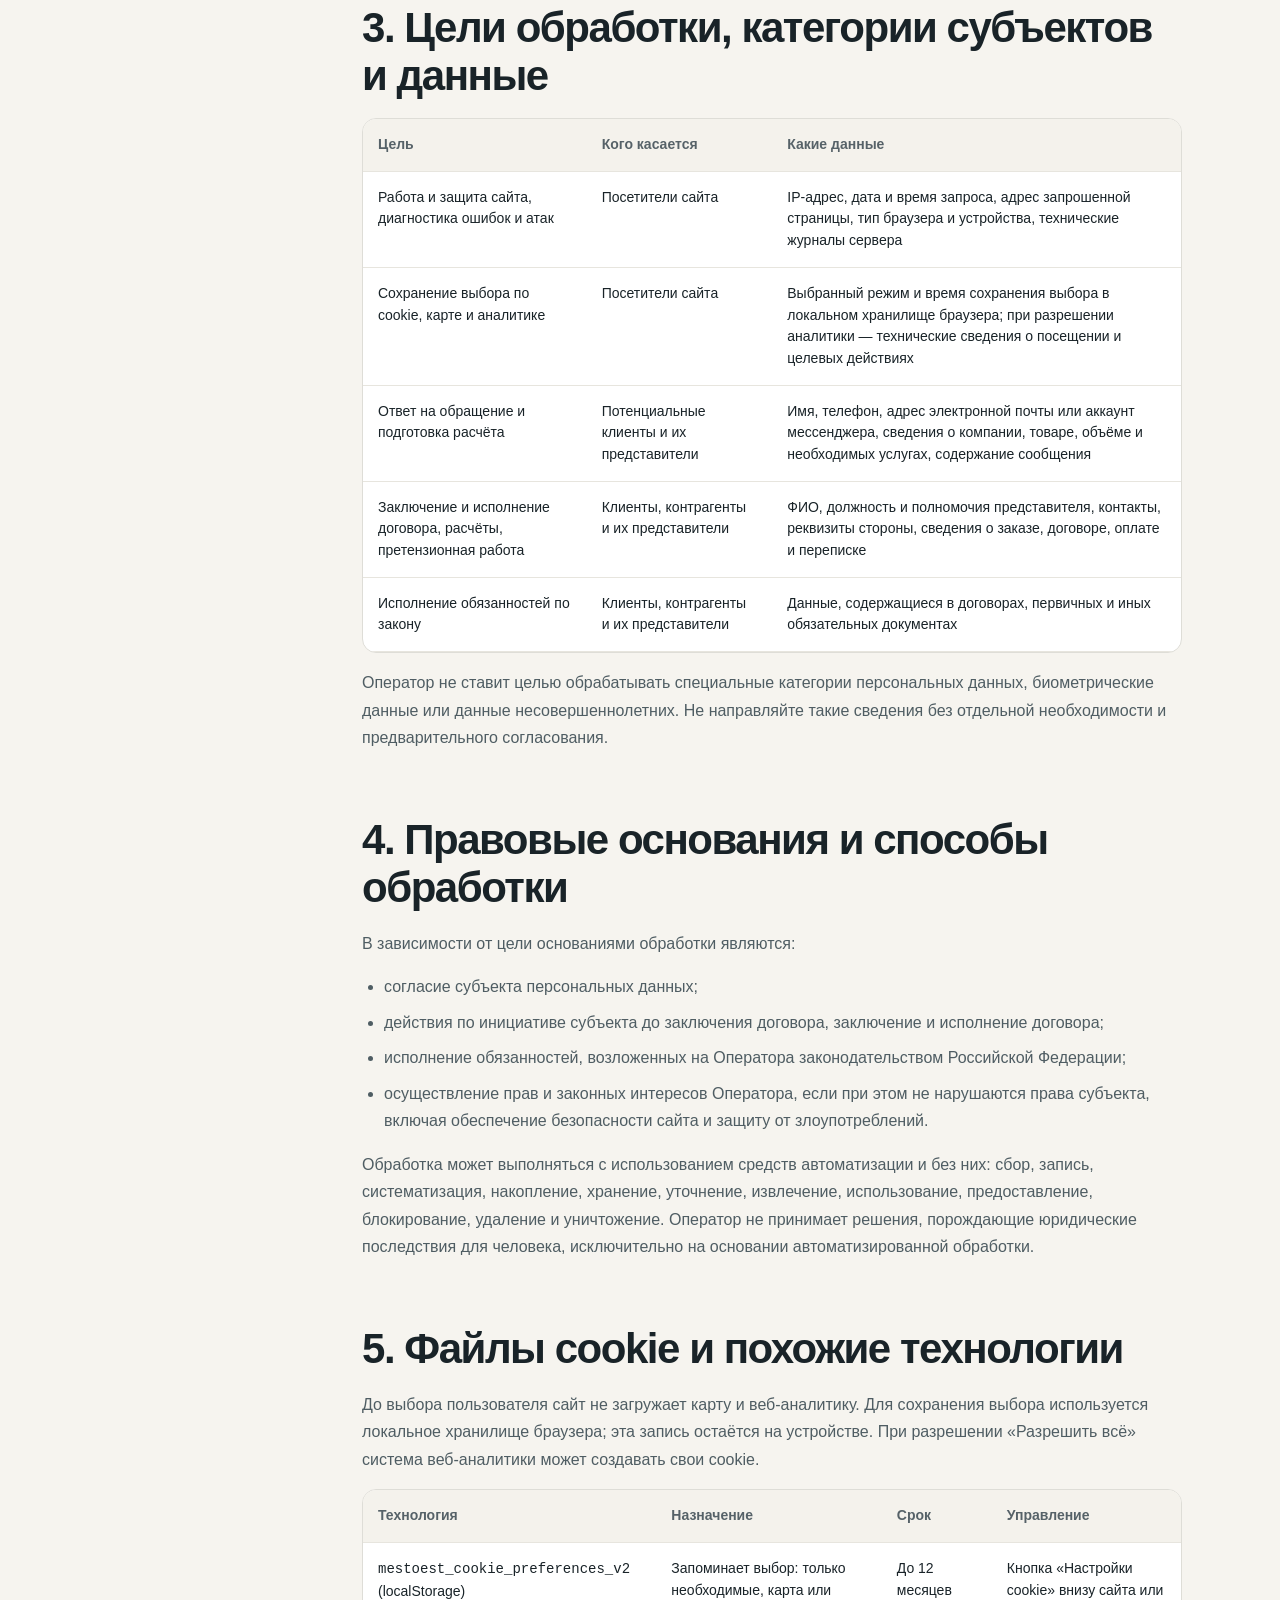
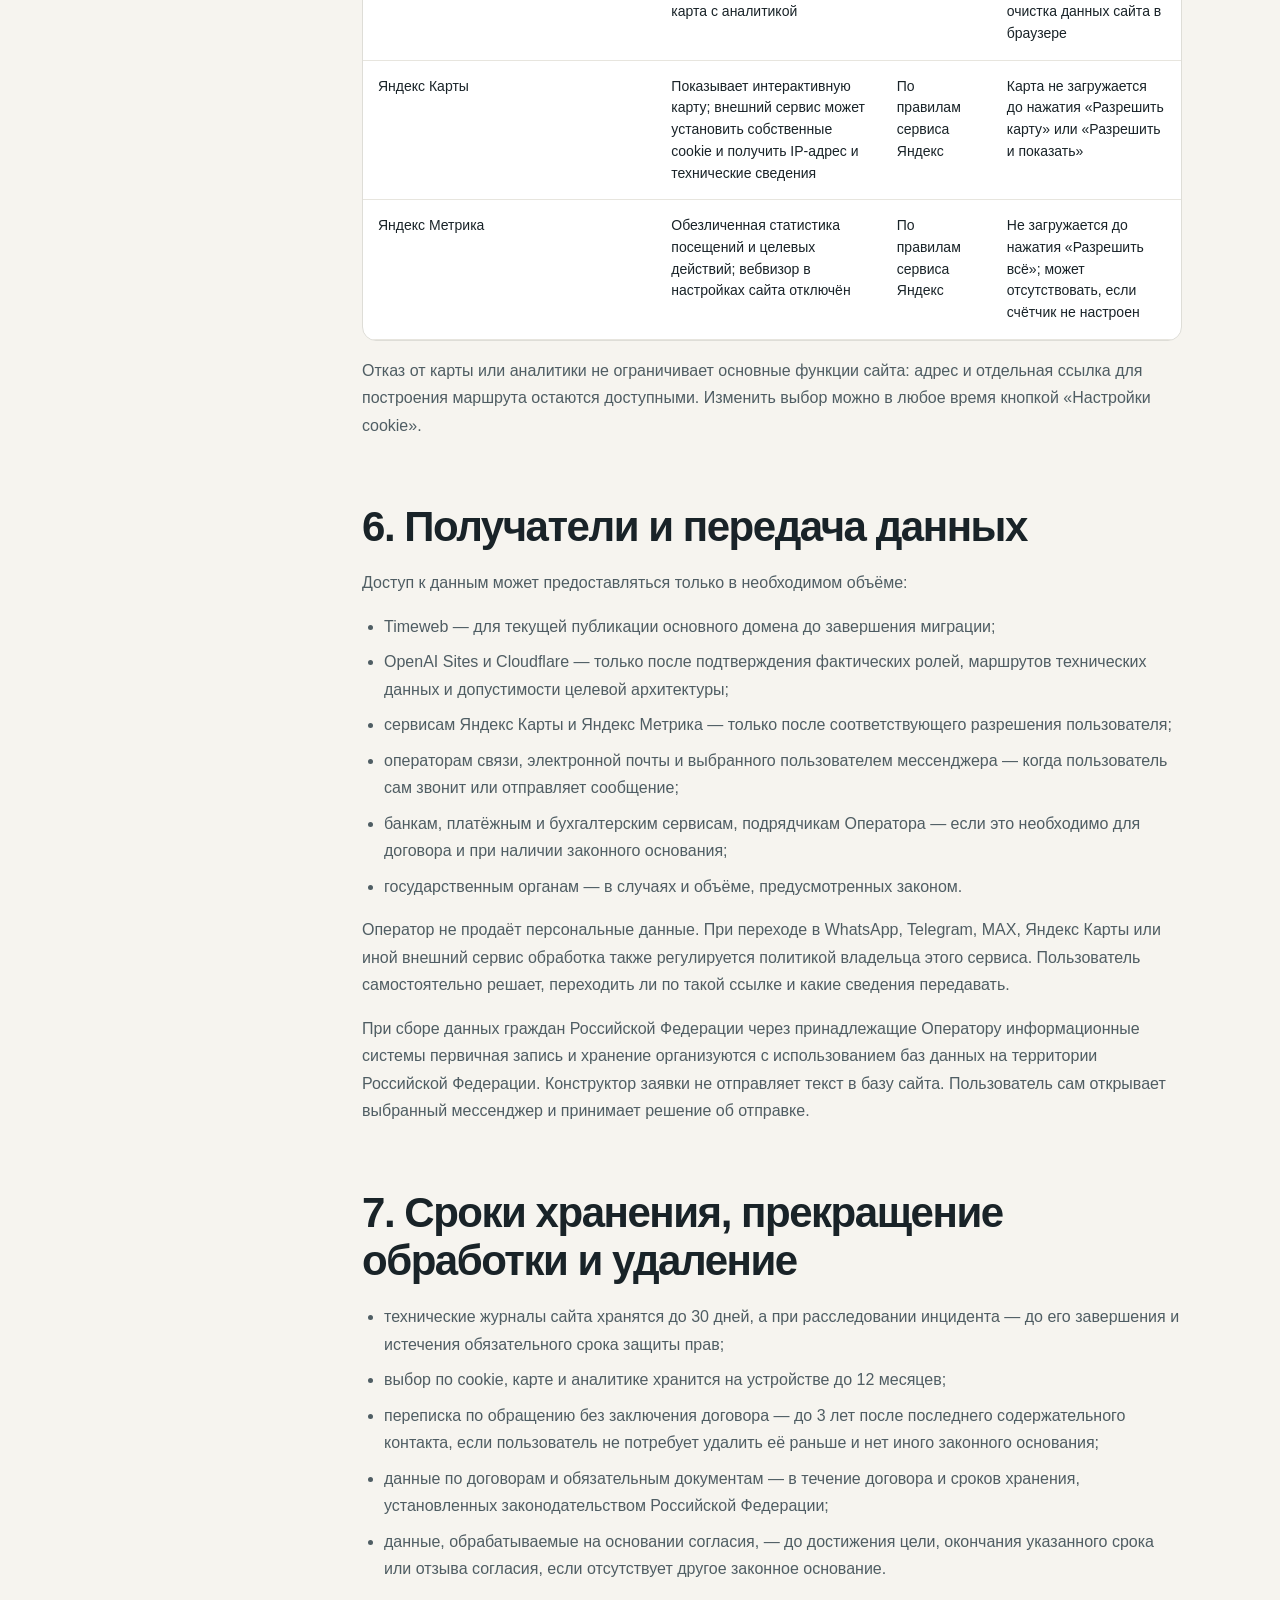
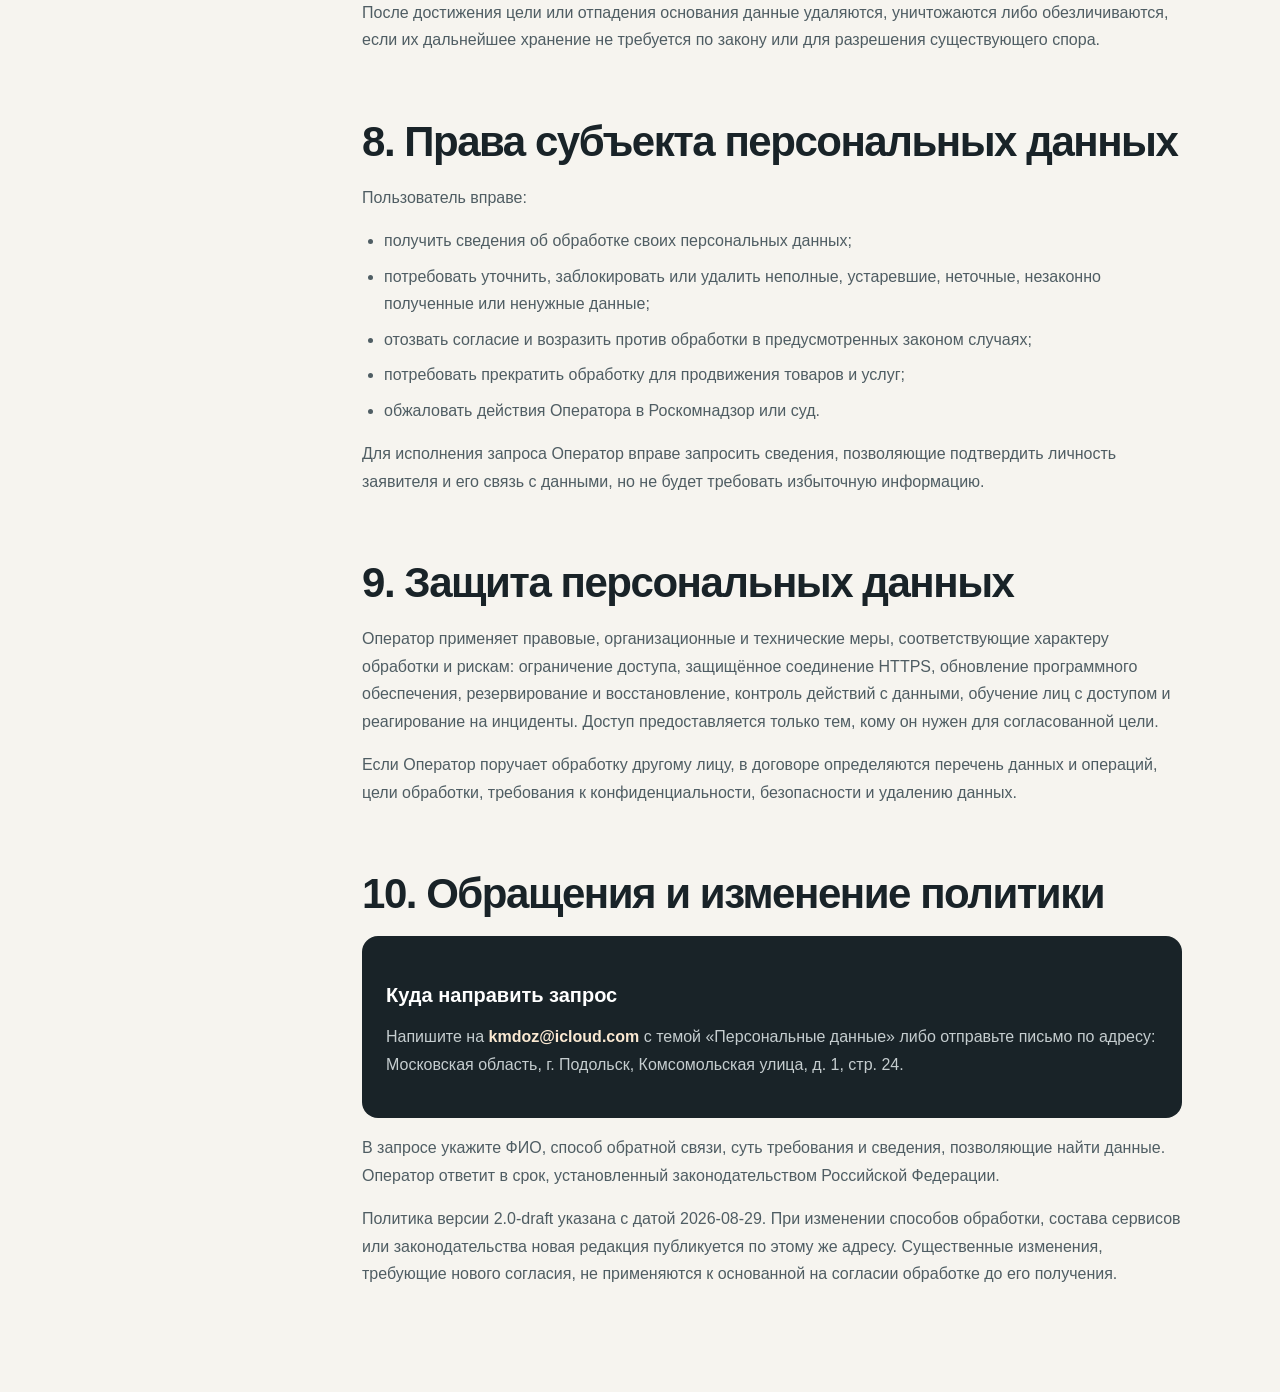
<file: privacy.html>
<!DOCTYPE html><html lang="ru"><head><meta charSet="utf-8"/><meta name="viewport" content="width=device-width, initial-scale=1"/><meta name="google-site-verification" content="fll9gPbKZuLawHREcNfsQ7qzjZknRpzVXAbEZnQur54"/><link rel="icon" href="/favicon.ico?v=20260806-2" sizes="any"/><link rel="icon" href="/favicon-32x32.png?v=20260806-2" type="image/png" sizes="32x32"/><link rel="shortcut icon" href="/favicon.ico?v=20260806-2"/><link rel="apple-touch-icon" href="/apple-touch-icon.png?v=20260806-2" sizes="180x180"/><meta name="theme-color" content="#1c2529"/>
<link rel="stylesheet" href="/site.css?v=0e9fbbaf1482"></head><body data-yandex-metrika-id="111877488"><main class="privacy-page"><header class="privacy-header"><div class="container"><a href="/" aria-label="Место Есть — на главную"><img src="/logo-dark.png" alt="Место Есть" width="240" height="60" loading="eager" fetchPriority="high" decoding="async" data-nimg="1"/></a><a href="/">Вернуться на сайт →</a></div></header><section class="privacy-hero"><div class="container"><div class="kicker"><span></span> Версия <!-- -->2.0-draft<!-- --> · <!-- -->2026-08-29</div><h1>Политика обработки персональных данных и файлов cookie</h1><p>Документ объясняет, какие данные могут обрабатываться при использовании сайта mestoest-ff.ru, обращении за услугами фулфилмента и взаимодействии с оператором.</p><div class="legal-draft-warning"><strong>Черновик — не одобрен для выпуска</strong><span>Требуется проверка российского юриста и специалиста по персональным данным<!-- -->. Страница закрыта от индексации до подтверждения фактических маршрутов данных.</span></div></div></section><div class="container privacy-layout"><nav class="privacy-nav" aria-label="Содержание политики"><strong>Содержание</strong><a href="#general">1. Общие положения</a><a href="#operator">2. Оператор</a><a href="#purposes">3. Цели и данные</a><a href="#grounds">4. Основания обработки</a><a href="#cookies">5. Cookie и карта</a><a href="#third-parties">6. Передача данных</a><a href="#terms">7. Сроки и удаление</a><a href="#rights">8. Права пользователя</a><a href="#security">9. Защита данных</a><a href="#contacts">10. Обращения</a></nav><article class="privacy-content"><section id="general"><h2>1. Общие положения</h2><p>Настоящая политика определяет порядок обработки и защиты персональных данных индивидуальным предпринимателем Калиновской Анастасией Геннадьевной (далее — Оператор) при использовании сайта<strong> https://mestoest-ff.ru/</strong>, а также при последующем обращении пользователя по телефону, электронной почте или через выбранный им мессенджер.</p><p>Политика составлена с учётом Федерального закона от 27.07.2006 № 152-ФЗ «О персональных данных». Оператор обрабатывает только те данные, которые нужны для работы сайта, ответа на обращение, подготовки предложения, заключения и исполнения договора либо выполнения требований закона.</p><div class="privacy-note">Калькулятор и конструктор заявки работают в браузере и не отправляют введённые значения Оператору. Передача текста начинается, только когда пользователь сам открывает выбранный мессенджер. Веб-аналитика, если она настроена, загружается только после согласия.</div></section><section id="operator"><h2>2. Сведения об Операторе</h2><p><strong>Оператор:</strong> ИП Калиновская Анастасия Геннадьевна.</p><ul><li>ИНН: 503020943429;</li><li>ОГРНИП: 321508100130437;</li><li>адрес для обращений: Московская область, г. Подольск, Комсомольская улица, д. 1, стр. 24;</li><li>электронная почта по вопросам персональных данных: <a href="mailto:kmdoz@icloud.com">kmdoz@icloud.com</a>;</li><li>сайт: <a href="https://mestoest-ff.ru/">https://mestoest-ff.ru/</a>.</li></ul><p>Оператор определяет цели и способы обработки данных. Владелец внешнего сервиса, который пользователь открывает по ссылке, самостоятельно отвечает за обработку данных на своей стороне.</p></section><section id="purposes"><h2>3. Цели обработки, категории субъектов и данные</h2><div class="privacy-table-wrap"><table class="privacy-table"><thead><tr><th>Цель</th><th>Кого касается</th><th>Какие данные</th></tr></thead><tbody><tr><td>Работа и защита сайта, диагностика ошибок и атак</td><td>Посетители сайта</td><td>IP-адрес, дата и время запроса, адрес запрошенной страницы, тип браузера и устройства, технические журналы сервера</td></tr><tr><td>Сохранение выбора по cookie, карте и аналитике</td><td>Посетители сайта</td><td>Выбранный режим и время сохранения выбора в локальном хранилище браузера; при разрешении аналитики — технические сведения о посещении и целевых действиях</td></tr><tr><td>Ответ на обращение и подготовка расчёта</td><td>Потенциальные клиенты и их представители</td><td>Имя, телефон, адрес электронной почты или аккаунт мессенджера, сведения о компании, товаре, объёме и необходимых услугах, содержание сообщения</td></tr><tr><td>Заключение и исполнение договора, расчёты, претензионная работа</td><td>Клиенты, контрагенты и их представители</td><td>ФИО, должность и полномочия представителя, контакты, реквизиты стороны, сведения о заказе, договоре, оплате и переписке</td></tr><tr><td>Исполнение обязанностей по закону</td><td>Клиенты, контрагенты и их представители</td><td>Данные, содержащиеся в договорах, первичных и иных обязательных документах</td></tr></tbody></table></div><p>Оператор не ставит целью обрабатывать специальные категории персональных данных, биометрические данные или данные несовершеннолетних. Не направляйте такие сведения без отдельной необходимости и предварительного согласования.</p></section><section id="grounds"><h2>4. Правовые основания и способы обработки</h2><p>В зависимости от цели основаниями обработки являются:</p><ul><li>согласие субъекта персональных данных;</li><li>действия по инициативе субъекта до заключения договора, заключение и исполнение договора;</li><li>исполнение обязанностей, возложенных на Оператора законодательством Российской Федерации;</li><li>осуществление прав и законных интересов Оператора, если при этом не нарушаются права субъекта, включая обеспечение безопасности сайта и защиту от злоупотреблений.</li></ul><p>Обработка может выполняться с использованием средств автоматизации и без них: сбор, запись, систематизация, накопление, хранение, уточнение, извлечение, использование, предоставление, блокирование, удаление и уничтожение. Оператор не принимает решения, порождающие юридические последствия для человека, исключительно на основании автоматизированной обработки.</p></section><section id="cookies"><h2>5. Файлы cookie и похожие технологии</h2><p>До выбора пользователя сайт не загружает карту и веб-аналитику. Для сохранения выбора используется локальное хранилище браузера; эта запись остаётся на устройстве. При разрешении «Разрешить всё» система веб-аналитики может создавать свои cookie.</p><div class="privacy-table-wrap"><table class="privacy-table"><thead><tr><th>Технология</th><th>Назначение</th><th>Срок</th><th>Управление</th></tr></thead><tbody><tr><td><code>mestoest_cookie_preferences_v2</code> (localStorage)</td><td>Запоминает выбор: только необходимые, карта или карта с аналитикой</td><td>До 12 месяцев</td><td>Кнопка «Настройки cookie» внизу сайта или очистка данных сайта в браузере</td></tr><tr><td>Яндекс Карты</td><td>Показывает интерактивную карту; внешний сервис может установить собственные cookie и получить IP-адрес и технические сведения</td><td>По правилам сервиса Яндекс</td><td>Карта не загружается до нажатия «Разрешить карту» или «Разрешить и показать»</td></tr><tr><td>Яндекс Метрика</td><td>Обезличенная статистика посещений и целевых действий; вебвизор в настройках сайта отключён</td><td>По правилам сервиса Яндекс</td><td>Не загружается до нажатия «Разрешить всё»; может отсутствовать, если счётчик не настроен</td></tr></tbody></table></div><p>Отказ от карты или аналитики не ограничивает основные функции сайта: адрес и отдельная ссылка для построения маршрута остаются доступными. Изменить выбор можно в любое время кнопкой «Настройки cookie».</p></section><section id="third-parties"><h2>6. Получатели и передача данных</h2><p>Доступ к данным может предоставляться только в необходимом объёме:</p><ul><li>Timeweb — для текущей публикации основного домена до завершения миграции;</li><li>OpenAI Sites и Cloudflare — только после подтверждения фактических ролей, маршрутов технических данных и допустимости целевой архитектуры;</li><li>сервисам Яндекс Карты и Яндекс Метрика — только после соответствующего разрешения пользователя;</li><li>операторам связи, электронной почты и выбранного пользователем мессенджера — когда пользователь сам звонит или отправляет сообщение;</li><li>банкам, платёжным и бухгалтерским сервисам, подрядчикам Оператора — если это необходимо для договора и при наличии законного основания;</li><li>государственным органам — в случаях и объёме, предусмотренных законом.</li></ul><p>Оператор не продаёт персональные данные. При переходе в WhatsApp, Telegram, MAX, Яндекс Карты или иной внешний сервис обработка также регулируется политикой владельца этого сервиса. Пользователь самостоятельно решает, переходить ли по такой ссылке и какие сведения передавать.</p><p>При сборе данных граждан Российской Федерации через принадлежащие Оператору информационные системы первичная запись и хранение организуются с использованием баз данных на территории Российской Федерации. Конструктор заявки не отправляет текст в базу сайта. Пользователь сам открывает выбранный мессенджер и принимает решение об отправке.</p></section><section id="terms"><h2>7. Сроки хранения, прекращение обработки и удаление</h2><ul><li>технические журналы сайта хранятся до 30 дней, а при расследовании инцидента — до его завершения и истечения обязательного срока защиты прав;</li><li>выбор по cookie, карте и аналитике хранится на устройстве до 12 месяцев;</li><li>переписка по обращению без заключения договора — до 3 лет после последнего содержательного контакта, если пользователь не потребует удалить её раньше и нет иного законного основания;</li><li>данные по договорам и обязательным документам — в течение договора и сроков хранения, установленных законодательством Российской Федерации;</li><li>данные, обрабатываемые на основании согласия, — до достижения цели, окончания указанного срока или отзыва согласия, если отсутствует другое законное основание.</li></ul><p>После достижения цели или отпадения основания данные удаляются, уничтожаются либо обезличиваются, если их дальнейшее хранение не требуется по закону или для разрешения существующего спора.</p></section><section id="rights"><h2>8. Права субъекта персональных данных</h2><p>Пользователь вправе:</p><ul><li>получить сведения об обработке своих персональных данных;</li><li>потребовать уточнить, заблокировать или удалить неполные, устаревшие, неточные, незаконно полученные или ненужные данные;</li><li>отозвать согласие и возразить против обработки в предусмотренных законом случаях;</li><li>потребовать прекратить обработку для продвижения товаров и услуг;</li><li>обжаловать действия Оператора в Роскомнадзор или суд.</li></ul><p>Для исполнения запроса Оператор вправе запросить сведения, позволяющие подтвердить личность заявителя и его связь с данными, но не будет требовать избыточную информацию.</p></section><section id="security"><h2>9. Защита персональных данных</h2><p>Оператор применяет правовые, организационные и технические меры, соответствующие характеру обработки и рискам: ограничение доступа, защищённое соединение HTTPS, обновление программного обеспечения, резервирование и восстановление, контроль действий с данными, обучение лиц с доступом и реагирование на инциденты. Доступ предоставляется только тем, кому он нужен для согласованной цели.</p><p>Если Оператор поручает обработку другому лицу, в договоре определяются перечень данных и операций, цели обработки, требования к конфиденциальности, безопасности и удалению данных.</p></section><section id="contacts"><h2>10. Обращения и изменение политики</h2><div class="privacy-contact"><h3>Куда направить запрос</h3><p>Напишите на <a href="mailto:kmdoz@icloud.com">kmdoz@icloud.com</a> с темой «Персональные данные» либо отправьте письмо по адресу: Московская область, г. Подольск, Комсомольская улица, д. 1, стр. 24.</p></div><p>В запросе укажите ФИО, способ обратной связи, суть требования и сведения, позволяющие найти данные. Оператор ответит в срок, установленный законодательством Российской Федерации.</p><p>Политика версии <!-- -->2.0-draft<!-- --> указана с датой <!-- -->2026-08-29<!-- -->. При изменении способов обработки, состава сервисов или законодательства новая редакция публикуется по этому же адресу. Существенные изменения, требующие нового согласия, не применяются к основанной на согласии обработке до его получения.</p></section></article></div></main><!--$--><!--/$--><aside class="cookie-banner" data-cookie-banner="true" hidden="" aria-labelledby="cookie-banner-title"><div class="cookie-banner-copy"><strong id="cookie-banner-title">Файлы cookie, карта и аналитика</strong><p>Технические данные нужны для работы сайта. Карта Яндекса и обезличенная веб-аналитика могут загружаться только после вашего выбора. Подробнее — в<!-- --> <a href="/privacy.html">политике обработки данных и cookie</a>.</p></div><div class="cookie-banner-actions"><button class="cookie-button cookie-button-secondary" type="button" data-cookie-essential="true">Только необходимые</button><button class="cookie-button cookie-button-secondary" type="button" data-cookie-map="true">Разрешить карту</button><button class="cookie-button" type="button" data-cookie-accept="true">Разрешить всё</button></div></aside><div hidden=""><!--$?--><template id="B:0"></template><!--/$--></div><div hidden id="S:0"><div hidden=""><title>Политика обработки персональных данных — МЕСТО ЕСТЬ</title><meta name="description" content="Политика ИП Калиновской Анастасии Геннадьевны в отношении обработки персональных данных на сайте mestoest-ff.ru."><meta name="application-name" content="МЕСТО ЕСТЬ"><meta name="keywords" content="фулфилмент Подольск,фулфилмент для Wildberries,фулфилмент для Ozon,фулфилмент для Яндекс Маркета,ответственное хранение Подольск,хранение паллет Московская область,FBS фулфилмент,FBO поставки,упаковка товара для Wildberries,упаковка товара для Ozon,маркировка товара для маркетплейсов,паллетное хранение Подольск,обработка возвратов маркетплейсов"><meta name="category" content="Логистика и складские услуги"><meta name="robots" content="noindex, nofollow, nocache"><meta property="og:title" content="Фулфилмент и хранение в Подольске — МЕСТО ЕСТЬ"><meta property="og:description" content="Два равноправных направления: FBS/FBO-фулфилмент и ответственное паллетное хранение с WMS-учётом."><meta property="og:url" content="https://mestoest-ff.ru"><meta property="og:site_name" content="МЕСТО ЕСТЬ"><meta property="og:type" content="website"><meta property="og:locale" content="ru_RU"><meta property="og:image" content="https://mestoest-ff.ru/og.png"><meta property="og:image:width" content="1733"><meta property="og:image:height" content="909"><meta property="og:image:alt" content="МЕСТО ЕСТЬ — фулфилмент, хранение, Подольск"><meta name="twitter:card" content="summary_large_image"><meta name="twitter:title" content="Фулфилмент и хранение в Подольске — МЕСТО ЕСТЬ"><meta name="twitter:description" content="FBS/FBO и адресное паллетное хранение от одной паллеты."><meta name="twitter:image" content="https://mestoest-ff.ru/og.png"><link rel="manifest" href="/site.webmanifest"><link rel="canonical" href="https://mestoest-ff.ru/privacy.html"></div></div><script src="/calculator.js?v=0e9fbbaf1482" defer></script><script src="/site-motion.js?v=0e9fbbaf1482" defer></script><script src="/analytics.js?v=0e9fbbaf1482" defer></script><script src="/request.js?v=0e9fbbaf1482" defer></script><script src="/cookie-consent.js?v=0e9fbbaf1482" defer></script></body></html>
</file>
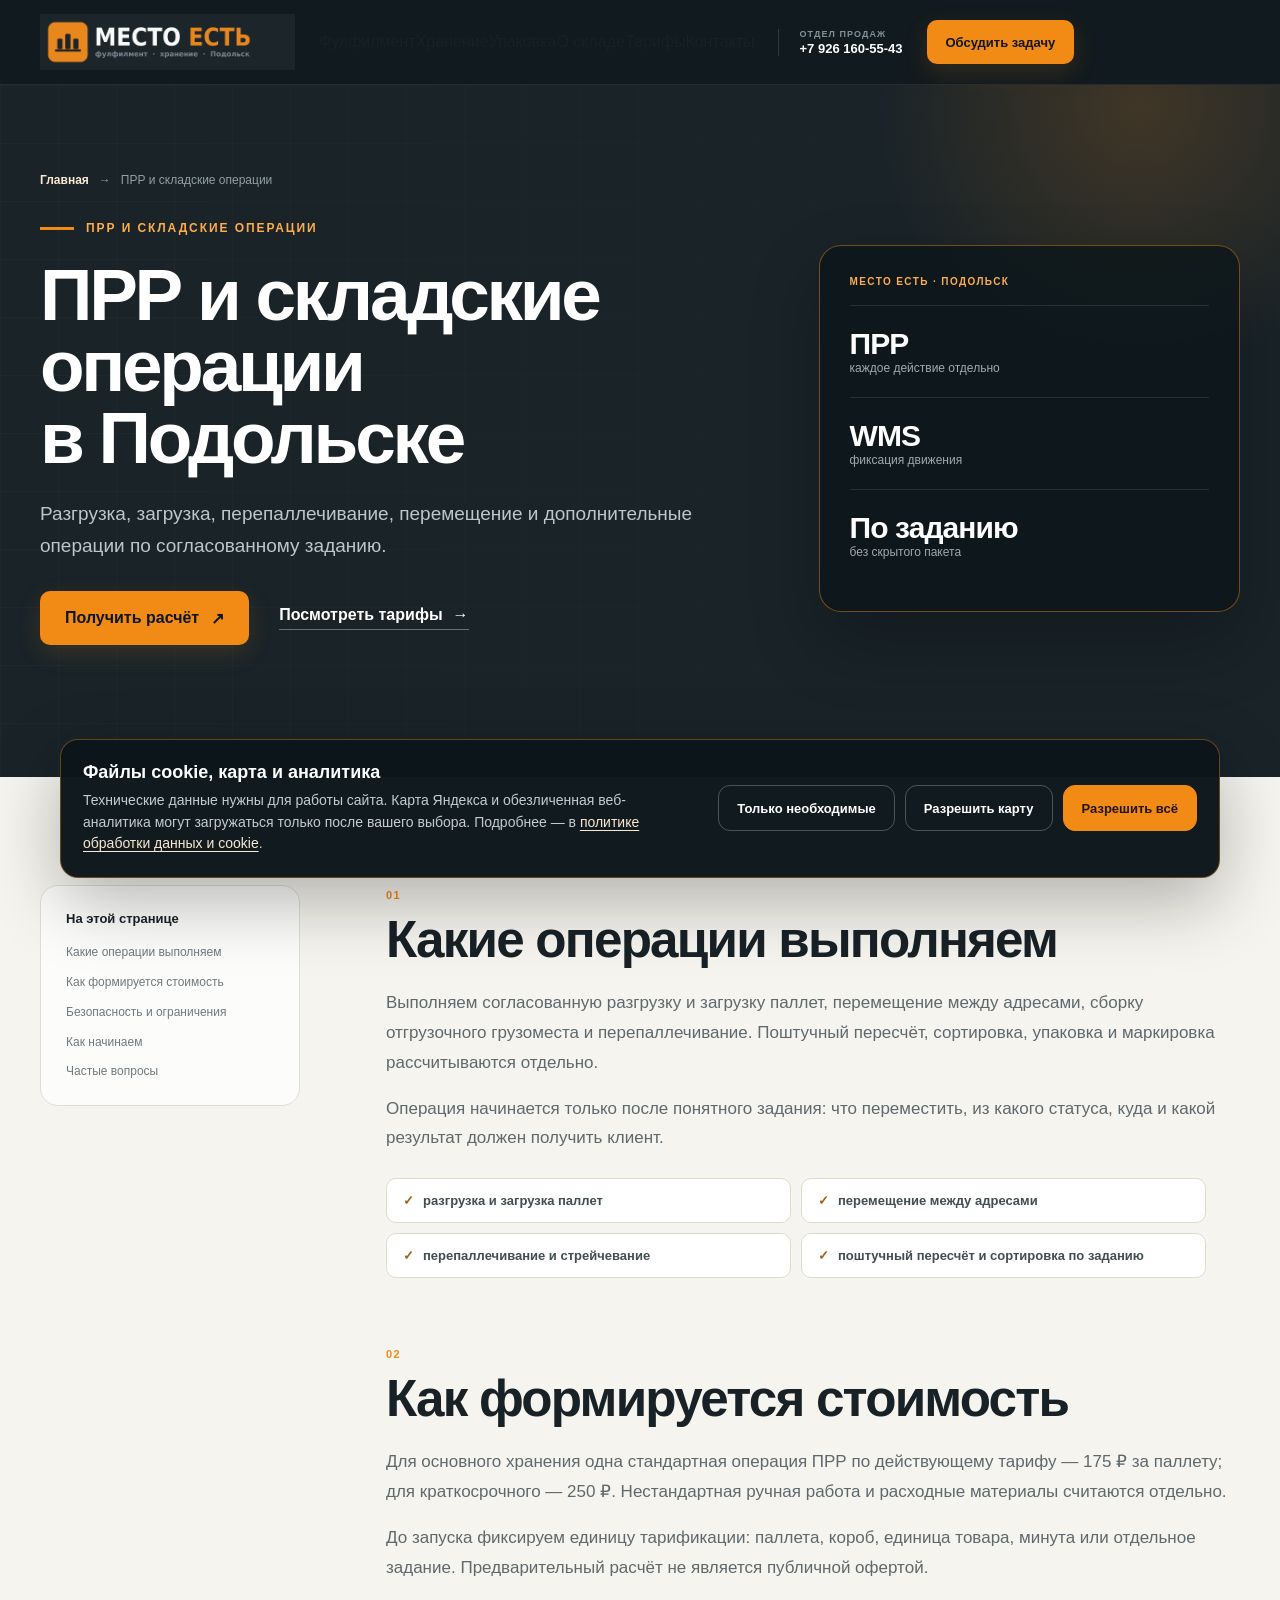
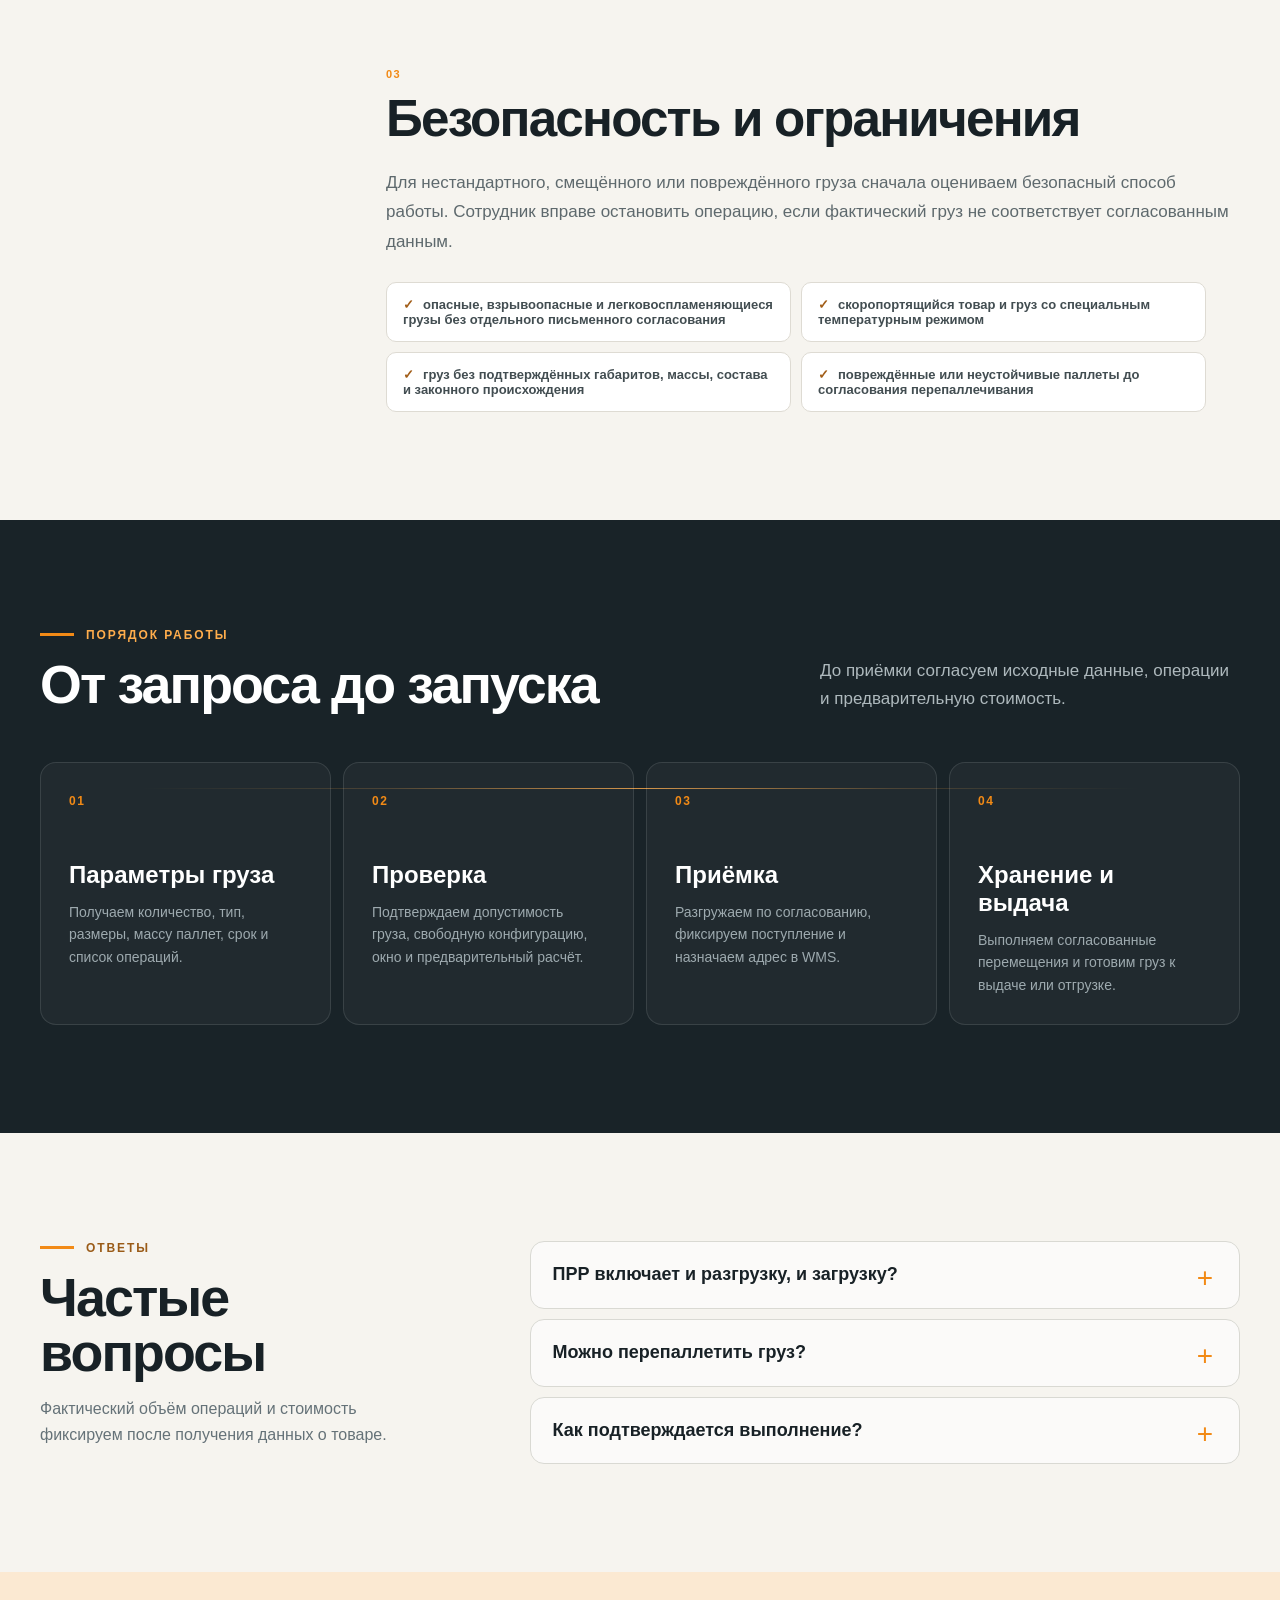
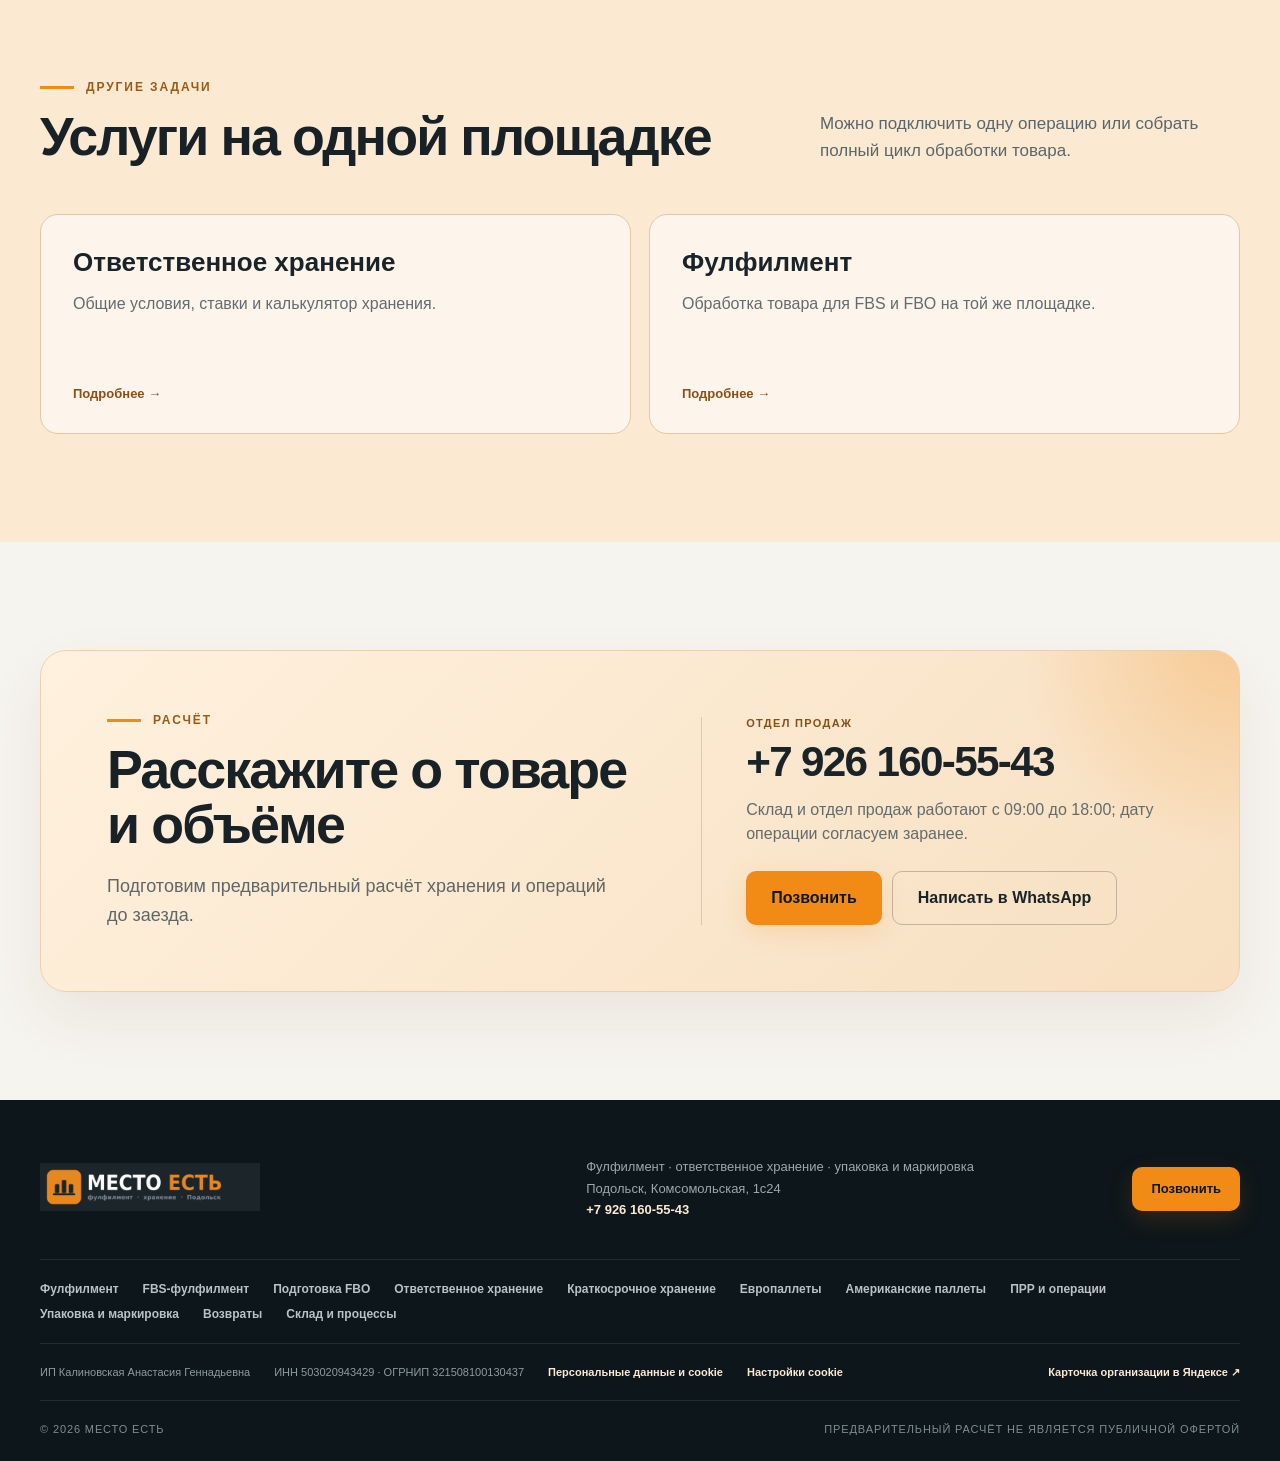
<file: prr-i-skladskie-operacii.html>
<!DOCTYPE html><html lang="ru"><head><meta charSet="utf-8"/><meta name="viewport" content="width=device-width, initial-scale=1"/><meta name="google-site-verification" content="fll9gPbKZuLawHREcNfsQ7qzjZknRpzVXAbEZnQur54"/><link rel="icon" href="/favicon.ico?v=20260806-2" sizes="any"/><link rel="icon" href="/favicon-32x32.png?v=20260806-2" type="image/png" sizes="32x32"/><link rel="shortcut icon" href="/favicon.ico?v=20260806-2"/><link rel="apple-touch-icon" href="/apple-touch-icon.png?v=20260806-2" sizes="180x180"/><meta name="theme-color" content="#1c2529"/>
<script type="application/ld+json" nonce="mestoest-static">{"@context":"https://schema.org","@graph":[{"@type":"BreadcrumbList","itemListElement":[{"@type":"ListItem","position":1,"name":"Главная","item":"https://mestoest-ff.ru/"},{"@type":"ListItem","position":2,"name":"ПРР и складские операции в Подольске","item":"https://mestoest-ff.ru/prr-i-skladskie-operacii.html"}]},{"@type":"Service","@id":"https://mestoest-ff.ru/prr-i-skladskie-operacii.html#service","name":"ПРР и складские операции в Подольске","url":"https://mestoest-ff.ru/prr-i-skladskie-operacii.html","serviceType":["ПРР","Перепаллечивание","Складские операции","WMS"],"provider":{"@id":"https://mestoest-ff.ru/#organization"},"areaServed":["Подольск","Москва","Московская область"],"availableChannel":{"@type":"ServiceChannel","servicePhone":{"@type":"ContactPoint","telephone":"+79261605543","contactType":"sales"}}},{"@type":"FAQPage","mainEntity":[{"@type":"Question","name":"ПРР включает и разгрузку, и загрузку?","acceptedAnswer":{"@type":"Answer","text":"Нет. Каждое физическое действие считается отдельной операцией, если в индивидуальном расчёте прямо не указано иное."}},{"@type":"Question","name":"Можно перепаллетить груз?","acceptedAnswer":{"@type":"Answer","text":"Да, после оценки груза и согласования новой паллеты, стрейча и ручной работы."}},{"@type":"Question","name":"Как подтверждается выполнение?","acceptedAnswer":{"@type":"Answer","text":"Движение адресного груза фиксируется в WMS; дополнительные подтверждения согласуются в задании."}}]}]}</script><link rel="stylesheet" href="/site.css?v=0e9fbbaf1482"></head><body data-yandex-metrika-id="111877488"><main class="service-landing" data-content-revision="default-2026-08-28"><header class="site-header"><div class="container header-inner"><a href="/" class="brand" aria-label="Место Есть — на главную"><img src="/logo-dark.png" alt="Место Есть" width="320" height="80" loading="eager" fetchPriority="high" decoding="async" data-nimg="1"/></a><nav aria-label="Основная навигация"><a href="/fulfillment.html">Фулфилмент</a><a href="/otvetstvennoe-hranenie.html">Хранение</a><a href="/upakovka-markirovka.html">Упаковка</a><a href="/sklad-podolsk.html">О складе</a><a href="/#prices">Тарифы</a><a href="/#contacts">Контакты</a></nav><a class="header-phone" href="tel:+79261605543"><small>Отдел продаж</small><strong>+7 926 160-55-43</strong></a><a class="button button-small header-cta" href="tel:+79261605543">Обсудить задачу</a><details class="mobile-menu"><summary aria-label="Открыть меню"><span></span><span></span><span></span></summary><div><a href="/fulfillment.html">Фулфилмент</a><a href="/fbs-fulfillment.html">FBS</a><a href="/fbo-fulfillment.html">FBO</a><a href="/sklad-podolsk.html">О складе</a><a href="/#prices">Тарифы</a><a href="/#contacts">Контакты</a></div></details><a class="mobile-call" href="tel:+79261605543" aria-label="Позвонить в МЕСТО ЕСТЬ">☎</a></div></header><section class="service-hero"><div class="hero-grid" aria-hidden="true"></div><div class="container service-hero-inner"><div><div class="breadcrumbs" aria-label="Хлебные крошки"><a href="/">Главная</a><span>→</span><span>ПРР и складские операции</span></div><div class="kicker"><span></span> <!-- -->ПРР и складские операции</div><h1>ПРР и складские операции в Подольске</h1><p class="service-lead">Разгрузка, загрузка, перепаллечивание, перемещение и дополнительные операции по согласованному заданию.</p><div class="hero-actions"><a class="button" href="tel:+79261605543">Получить расчёт <span>↗</span></a><a href="/#prices" class="text-link">Посмотреть тарифы <span>→</span></a></div></div><aside class="service-hero-card" aria-label="Параметры услуги"><span class="service-hero-card-label">МЕСТО ЕСТЬ · Подольск</span><div><strong>ПРР</strong><span>каждое действие отдельно</span></div><div><strong>WMS</strong><span>фиксация движения</span></div><div><strong>По заданию</strong><span>без скрытого пакета</span></div></aside></div></section><section class="section service-detail-section"><div class="container service-detail-layout"><aside class="service-nav" aria-label="Содержание страницы"><b>На этой странице</b><a href="#section-1">Какие операции выполняем</a><a href="#section-2">Как формируется стоимость</a><a href="#section-3">Безопасность и ограничения</a><a href="#how-it-works">Как начинаем</a><a href="#questions">Частые вопросы</a></aside><div class="service-article"><article id="section-1"><span class="article-number">0<!-- -->1</span><h2>Какие операции выполняем</h2><p>Выполняем согласованную разгрузку и загрузку паллет, перемещение между адресами, сборку отгрузочного грузоместа и перепаллечивание. Поштучный пересчёт, сортировка, упаковка и маркировка рассчитываются отдельно.</p><p>Операция начинается только после понятного задания: что переместить, из какого статуса, куда и какой результат должен получить клиент.</p><ul><li>разгрузка и загрузка паллет</li><li>перемещение между адресами</li><li>перепаллечивание и стрейчевание</li><li>поштучный пересчёт и сортировка по заданию</li></ul></article><article id="section-2"><span class="article-number">0<!-- -->2</span><h2>Как формируется стоимость</h2><p>Для основного хранения одна стандартная операция ПРР по действующему тарифу — 175 ₽ за паллету; для краткосрочного — 250 ₽. Нестандартная ручная работа и расходные материалы считаются отдельно.</p><p>До запуска фиксируем единицу тарификации: паллета, короб, единица товара, минута или отдельное задание. Предварительный расчёт не является публичной офертой.</p></article><article id="section-3"><span class="article-number">0<!-- -->3</span><h2>Безопасность и ограничения</h2><p>Для нестандартного, смещённого или повреждённого груза сначала оцениваем безопасный способ работы. Сотрудник вправе остановить операцию, если фактический груз не соответствует согласованным данным.</p><ul><li>опасные, взрывоопасные и легковоспламеняющиеся грузы без отдельного письменного согласования</li><li>скоропортящийся товар и груз со специальным температурным режимом</li><li>груз без подтверждённых габаритов, массы, состава и законного происхождения</li><li>повреждённые или неустойчивые паллеты до согласования перепаллечивания</li></ul></article></div></div></section><section class="section process-section service-process" id="how-it-works"><div class="container"><div class="section-heading light"><div><div class="kicker"><span></span> Порядок работы</div><h2>От запроса до запуска</h2></div><p>До приёмки согласуем исходные данные, операции и предварительную стоимость.</p></div><div class="process-grid"><article class="process-step"><span>01</span><h3>Параметры груза</h3><p>Получаем количество, тип, размеры, массу паллет, срок и список операций.</p></article><article class="process-step"><span>02</span><h3>Проверка</h3><p>Подтверждаем допустимость груза, свободную конфигурацию, окно и предварительный расчёт.</p></article><article class="process-step"><span>03</span><h3>Приёмка</h3><p>Разгружаем по согласованию, фиксируем поступление и назначаем адрес в WMS.</p></article><article class="process-step"><span>04</span><h3>Хранение и выдача</h3><p>Выполняем согласованные перемещения и готовим груз к выдаче или отгрузке.</p></article></div></div></section><section class="section faq" id="questions"><div class="container faq-layout"><div><div class="kicker dark"><span></span> Ответы</div><h2>Частые вопросы</h2><p>Фактический объём операций и стоимость фиксируем после получения данных о товаре.</p></div><div class="faq-list"><details><summary>ПРР включает и разгрузку, и загрузку?</summary><p>Нет. Каждое физическое действие считается отдельной операцией, если в индивидуальном расчёте прямо не указано иное.</p></details><details><summary>Можно перепаллетить груз?</summary><p>Да, после оценки груза и согласования новой паллеты, стрейча и ручной работы.</p></details><details><summary>Как подтверждается выполнение?</summary><p>Движение адресного груза фиксируется в WMS; дополнительные подтверждения согласуются в задании.</p></details></div></div></section><section class="section related-section"><div class="container"><div class="section-heading"><div><div class="kicker dark"><span></span> Другие задачи</div><h2>Услуги на одной площадке</h2></div><p>Можно подключить одну операцию или собрать полный цикл обработки товара.</p></div><div class="related-grid"><a href="/otvetstvennoe-hranenie.html" class="related-card"><h3>Ответственное хранение</h3><p>Общие условия, ставки и калькулятор хранения.</p><span>Подробнее →</span></a><a href="/fulfillment.html" class="related-card"><h3>Фулфилмент</h3><p>Обработка товара для FBS и FBO на той же площадке.</p><span>Подробнее →</span></a></div></div></section><section class="section service-final-cta"><div class="container contact-card"><div class="contact-copy"><div class="kicker dark"><span></span> Расчёт</div><h2>Расскажите о товаре и объёме</h2><p>Подготовим предварительный расчёт хранения и операций до заезда.</p></div><div class="contact-details"><span class="contact-label">Отдел продаж</span><a class="contact-phone" href="tel:+79261605543">+7 926 160-55-43</a><p>Склад и отдел продаж работают с 09:00 до 18:00; дату операции согласуем заранее.</p><div class="service-contact-actions"><a class="button" href="tel:+79261605543">Позвонить</a><a class="button button-outline" href="https://wa.me/79261605543?text=%D0%97%D0%B4%D1%80%D0%B0%D0%B2%D1%81%D1%82%D0%B2%D1%83%D0%B9%D1%82%D0%B5!%20%D0%A5%D0%BE%D1%87%D1%83%20%D1%80%D0%B0%D1%81%D1%81%D1%87%D0%B8%D1%82%D0%B0%D1%82%D1%8C%20%D1%83%D1%81%D0%BB%D1%83%D0%B3%D0%B8%20%D1%84%D1%83%D0%BB%D1%84%D0%B8%D0%BB%D0%BC%D0%B5%D0%BD%D1%82%D0%B0%20%C2%AB%D0%9C%D0%95%D0%A1%D0%A2%D0%9E%20%D0%95%D0%A1%D0%A2%D0%AC%C2%BB." target="_blank" rel="noopener noreferrer">Написать в WhatsApp</a></div></div></div></section><footer><div class="container footer-top"><a href="/"><img src="/logo-dark.png" alt="Место Есть" width="240" height="60" loading="lazy" decoding="async" data-nimg="1"/></a><p>Фулфилмент · ответственное хранение · упаковка и маркировка<br/>Подольск, Комсомольская, 1с24<br/><a href="tel:+79261605543">+7 926 160-55-43</a></p><a class="button button-small" href="tel:+79261605543">Позвонить</a></div><div class="container footer-service-links"><a href="/fulfillment.html">Фулфилмент</a><a href="/fbs-fulfillment.html">FBS-фулфилмент</a><a href="/fbo-fulfillment.html">Подготовка FBO</a><a href="/otvetstvennoe-hranenie.html">Ответственное хранение</a><a href="/kratkosrochnoe-hranenie.html">Краткосрочное хранение</a><a href="/hranenie-evropallet.html">Европаллеты</a><a href="/hranenie-amerikanskih-pallet.html">Американские паллеты</a><a href="/prr-i-skladskie-operacii.html">ПРР и операции</a><a href="/upakovka-markirovka.html">Упаковка и маркировка</a><a href="/obrabotka-vozvratov.html">Возвраты</a><a href="/sklad-podolsk.html">Склад и процессы</a></div><div class="container footer-legal"><span>ИП Калиновская Анастасия Геннадьевна</span><span>ИНН 503020943429 · ОГРНИП 321508100130437</span><a href="/privacy.html">Персональные данные и cookie</a><button type="button" data-cookie-settings="true">Настройки cookie</button><a href="https://yandex.ru/maps/org/31745698352" target="_blank" rel="noopener noreferrer">Карточка организации в Яндексе ↗</a></div><div class="container footer-bottom"><span>© 2026 МЕСТО ЕСТЬ</span><span>Предварительный расчёт не является публичной офертой</span></div></footer></main><!--$--><!--/$--><aside class="cookie-banner" data-cookie-banner="true" hidden="" aria-labelledby="cookie-banner-title"><div class="cookie-banner-copy"><strong id="cookie-banner-title">Файлы cookie, карта и аналитика</strong><p>Технические данные нужны для работы сайта. Карта Яндекса и обезличенная веб-аналитика могут загружаться только после вашего выбора. Подробнее — в<!-- --> <a href="/privacy.html">политике обработки данных и cookie</a>.</p></div><div class="cookie-banner-actions"><button class="cookie-button cookie-button-secondary" type="button" data-cookie-essential="true">Только необходимые</button><button class="cookie-button cookie-button-secondary" type="button" data-cookie-map="true">Разрешить карту</button><button class="cookie-button" type="button" data-cookie-accept="true">Разрешить всё</button></div></aside><div hidden=""><!--$?--><template id="B:0"></template><!--/$--></div><div hidden id="S:0"><div hidden=""><title>ПРР и складские операции в Подольске — МЕСТО ЕСТЬ</title><meta name="description" content="Погрузочно-разгрузочные и складские операции в Подольске: разгрузка, загрузка, перемещение, перепаллечивание и учёт в WMS."><meta name="application-name" content="МЕСТО ЕСТЬ"><meta name="keywords" content="фулфилмент Подольск,фулфилмент для Wildberries,фулфилмент для Ozon,фулфилмент для Яндекс Маркета,ответственное хранение Подольск,хранение паллет Московская область,FBS фулфилмент,FBO поставки,упаковка товара для Wildberries,упаковка товара для Ozon,маркировка товара для маркетплейсов,паллетное хранение Подольск,обработка возвратов маркетплейсов"><meta name="category" content="Логистика и складские услуги"><meta name="robots" content="index, follow"><meta property="og:title" content="ПРР и складские операции в Подольске — МЕСТО ЕСТЬ"><meta property="og:description" content="Погрузочно-разгрузочные и складские операции в Подольске: разгрузка, загрузка, перемещение, перепаллечивание и учёт в WMS."><meta property="og:url" content="https://mestoest-ff.ru/prr-i-skladskie-operacii.html"><meta name="twitter:card" content="summary"><meta name="twitter:title" content="ПРР и складские операции в Подольске — МЕСТО ЕСТЬ"><meta name="twitter:description" content="Погрузочно-разгрузочные и складские операции в Подольске: разгрузка, загрузка, перемещение, перепаллечивание и учёт в WMS."><link rel="manifest" href="/site.webmanifest"><link rel="canonical" href="https://mestoest-ff.ru/prr-i-skladskie-operacii.html"></div></div><script src="/calculator.js?v=0e9fbbaf1482" defer></script><script src="/site-motion.js?v=0e9fbbaf1482" defer></script><script src="/analytics.js?v=0e9fbbaf1482" defer></script><script src="/request.js?v=0e9fbbaf1482" defer></script><script src="/cookie-consent.js?v=0e9fbbaf1482" defer></script></body></html>
</file>
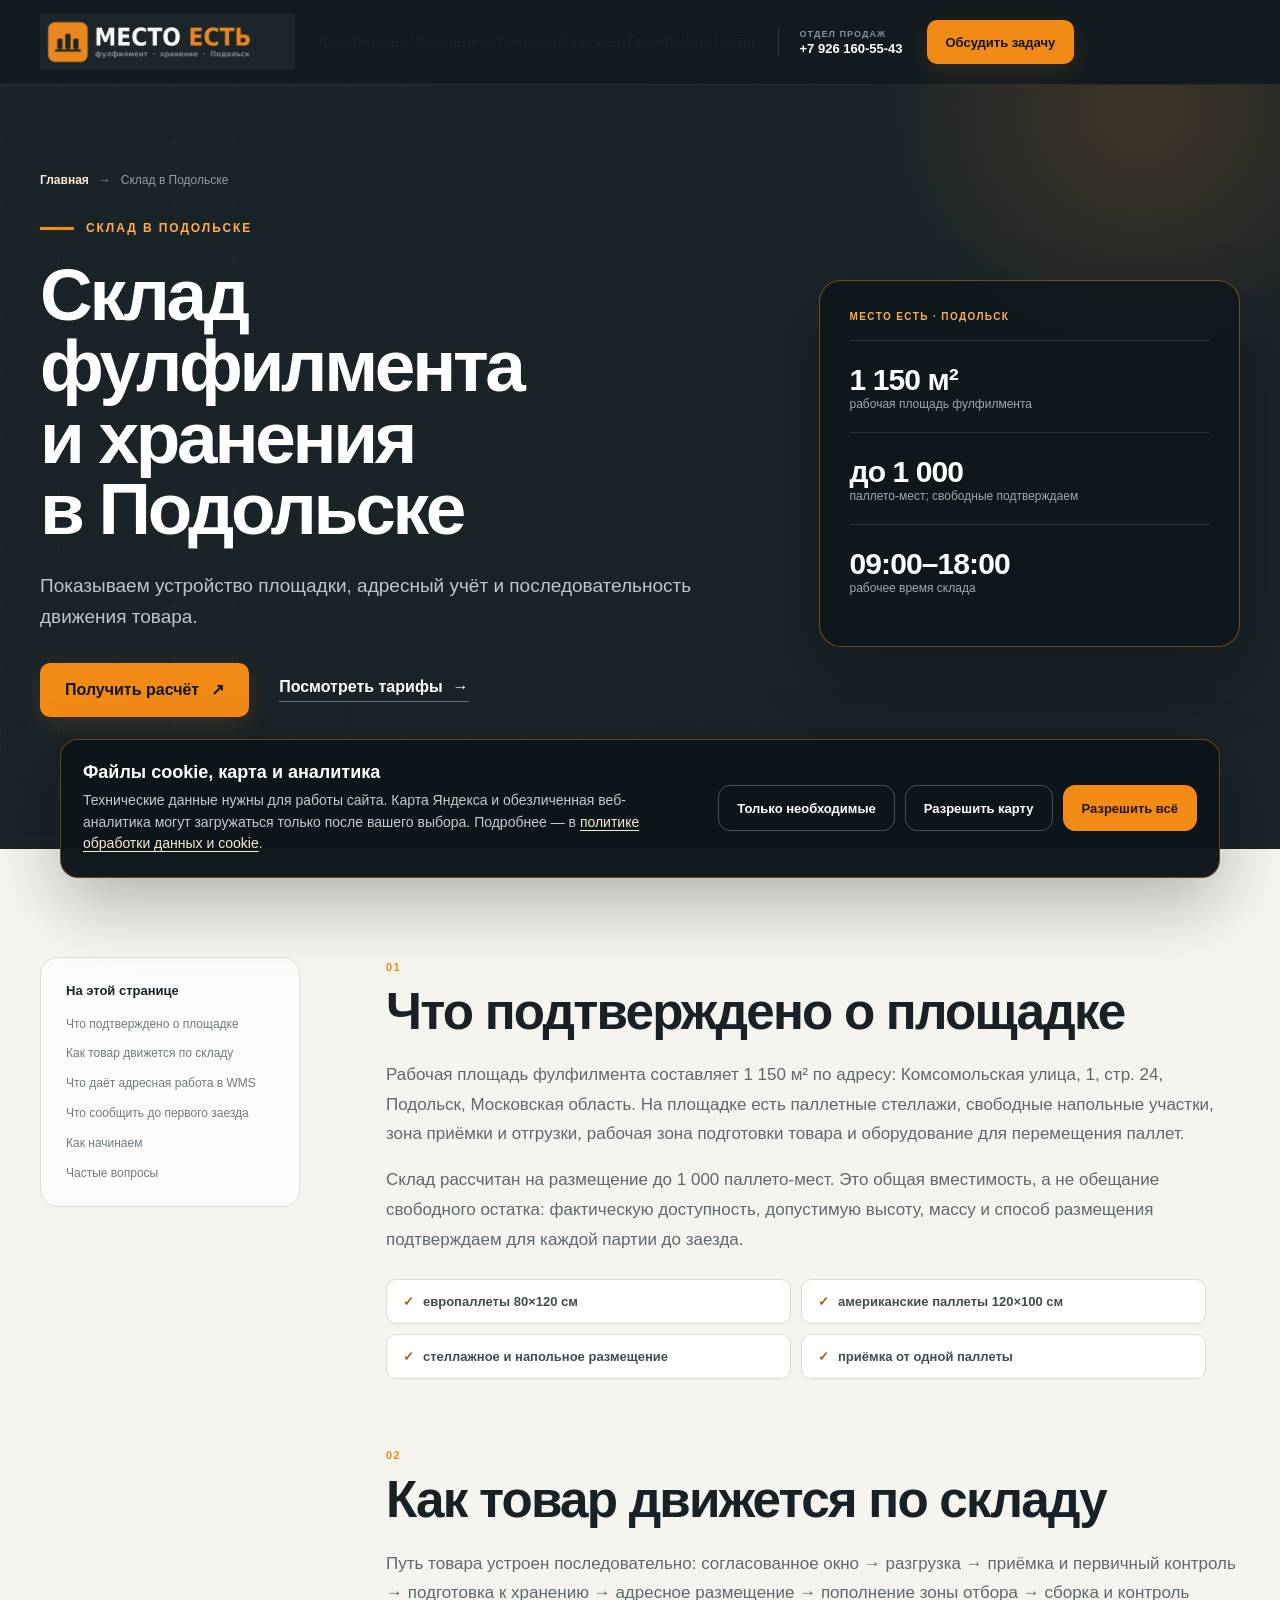
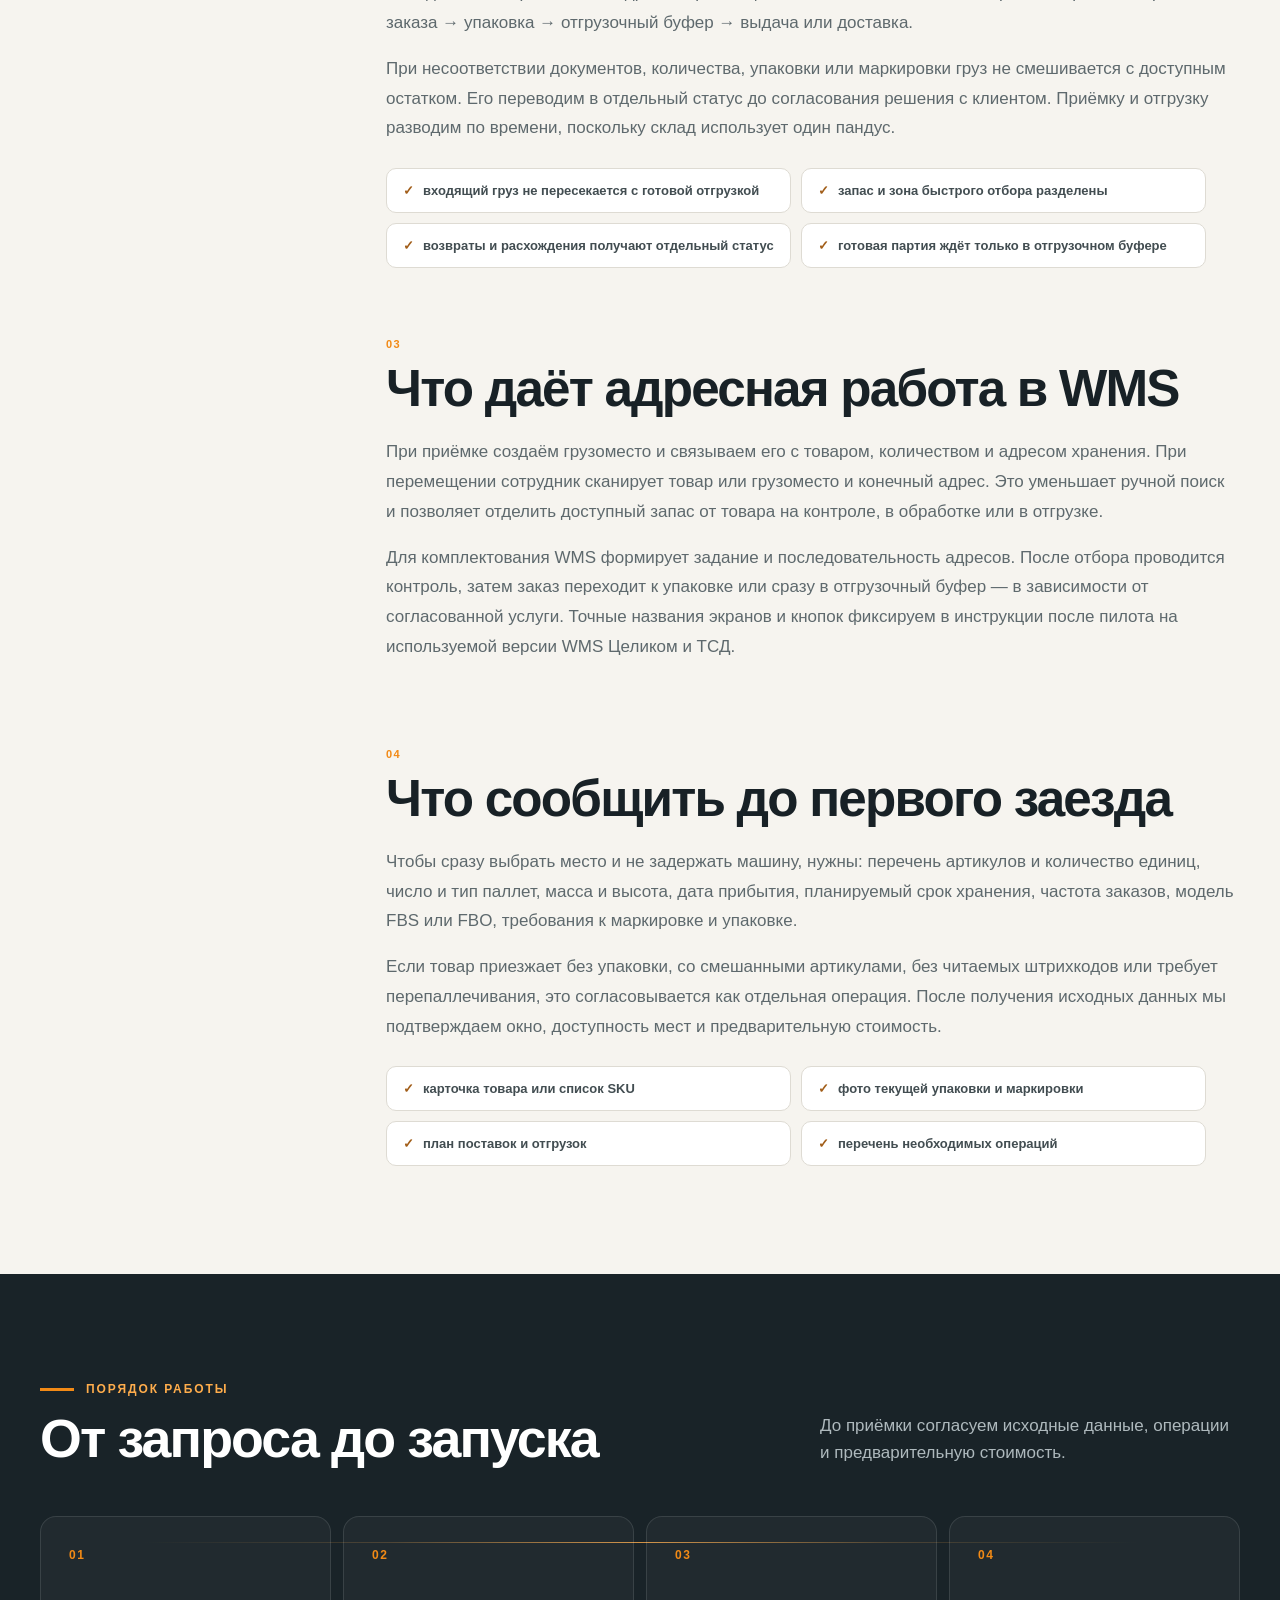
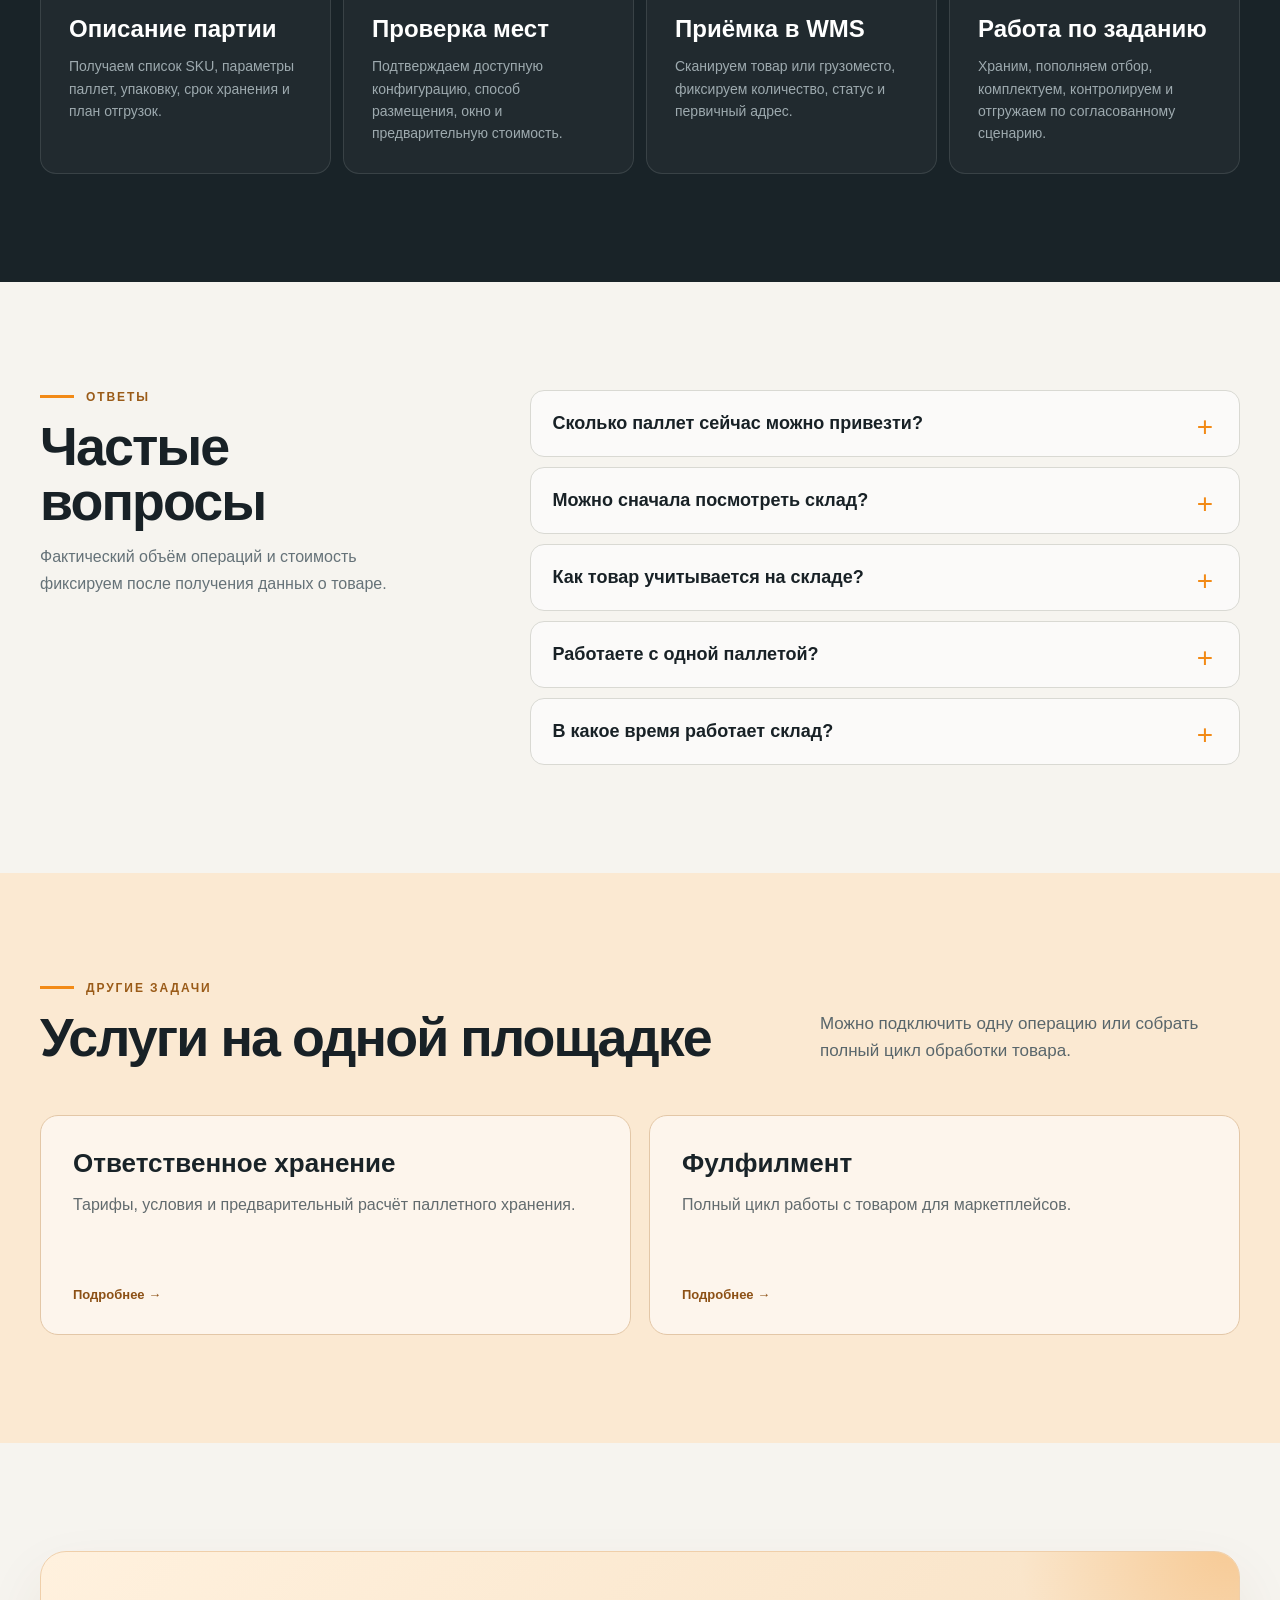
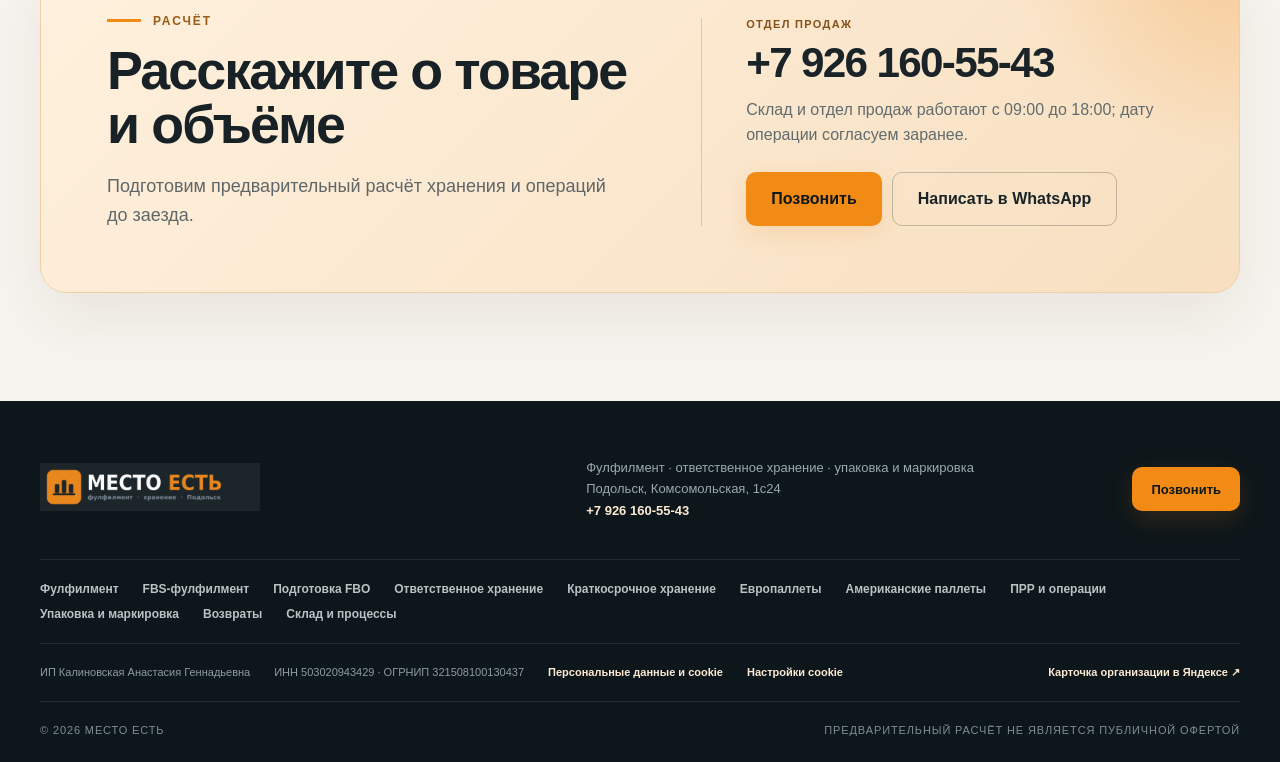
<file: sklad-podolsk.html>
<!DOCTYPE html><html lang="ru"><head><meta charSet="utf-8"/><meta name="viewport" content="width=device-width, initial-scale=1"/><meta name="google-site-verification" content="fll9gPbKZuLawHREcNfsQ7qzjZknRpzVXAbEZnQur54"/><link rel="icon" href="/favicon.ico?v=20260806-2" sizes="any"/><link rel="icon" href="/favicon-32x32.png?v=20260806-2" type="image/png" sizes="32x32"/><link rel="shortcut icon" href="/favicon.ico?v=20260806-2"/><link rel="apple-touch-icon" href="/apple-touch-icon.png?v=20260806-2" sizes="180x180"/><meta name="theme-color" content="#1c2529"/>
<script type="application/ld+json" nonce="mestoest-static">{"@context":"https://schema.org","@graph":[{"@type":"BreadcrumbList","itemListElement":[{"@type":"ListItem","position":1,"name":"Главная","item":"https://mestoest-ff.ru/"},{"@type":"ListItem","position":2,"name":"Склад фулфилмента и хранения в Подольске","item":"https://mestoest-ff.ru/sklad-podolsk.html"}]},{"@type":"Service","@id":"https://mestoest-ff.ru/sklad-podolsk.html#service","name":"Склад фулфилмента и хранения в Подольске","url":"https://mestoest-ff.ru/sklad-podolsk.html","serviceType":["Склад фулфилмента","Адресное хранение","WMS","Паллетное хранение","Склад в Подольске"],"provider":{"@id":"https://mestoest-ff.ru/#organization"},"areaServed":["Подольск","Москва","Московская область"],"availableChannel":{"@type":"ServiceChannel","servicePhone":{"@type":"ContactPoint","telephone":"+79261605543","contactType":"sales"}}},{"@type":"FAQPage","mainEntity":[{"@type":"Question","name":"Сколько паллет сейчас можно привезти?","acceptedAnswer":{"@type":"Answer","text":"Общая вместимость склада — до 1 000 паллето-мест, но это не число свободных мест. Доступность и формат размещения подтверждаем перед каждым заездом."}},{"@type":"Question","name":"Можно сначала посмотреть склад?","acceptedAnswer":{"@type":"Answer","text":"Да, визит согласуем заранее, чтобы не пересечь его с приёмкой или отгрузкой и показать нужные участки без помех текущей работе."}},{"@type":"Question","name":"Как товар учитывается на складе?","acceptedAnswer":{"@type":"Answer","text":"Используем адресную работу в WMS: принятому товару или грузоместу назначаются статус и место, а перемещения выполняются по сканированию. Точный регламент интерфейса фиксируется после пилота WMS Целиком и ТСД."}},{"@type":"Question","name":"Работаете с одной паллетой?","acceptedAnswer":{"@type":"Answer","text":"Да. Хранение и складские операции доступны от одной паллеты, если характеристики груза согласованы заранее."}},{"@type":"Question","name":"В какое время работает склад?","acceptedAnswer":{"@type":"Answer","text":"09:00–18:00. Конкретное окно приёмки, выдачи или визита нужно согласовать заранее."}}]}]}</script><link rel="stylesheet" href="/site.css?v=0e9fbbaf1482"></head><body data-yandex-metrika-id="111877488"><main class="service-landing" data-content-revision="default-2026-08-28"><header class="site-header"><div class="container header-inner"><a href="/" class="brand" aria-label="Место Есть — на главную"><img src="/logo-dark.png" alt="Место Есть" width="320" height="80" loading="eager" fetchPriority="high" decoding="async" data-nimg="1"/></a><nav aria-label="Основная навигация"><a href="/fulfillment.html">Фулфилмент</a><a href="/otvetstvennoe-hranenie.html">Хранение</a><a href="/upakovka-markirovka.html">Упаковка</a><a href="/sklad-podolsk.html">О складе</a><a href="/#prices">Тарифы</a><a href="/#contacts">Контакты</a></nav><a class="header-phone" href="tel:+79261605543"><small>Отдел продаж</small><strong>+7 926 160-55-43</strong></a><a class="button button-small header-cta" href="tel:+79261605543">Обсудить задачу</a><details class="mobile-menu"><summary aria-label="Открыть меню"><span></span><span></span><span></span></summary><div><a href="/fulfillment.html">Фулфилмент</a><a href="/fbs-fulfillment.html">FBS</a><a href="/fbo-fulfillment.html">FBO</a><a href="/sklad-podolsk.html">О складе</a><a href="/#prices">Тарифы</a><a href="/#contacts">Контакты</a></div></details><a class="mobile-call" href="tel:+79261605543" aria-label="Позвонить в МЕСТО ЕСТЬ">☎</a></div></header><section class="service-hero"><div class="hero-grid" aria-hidden="true"></div><div class="container service-hero-inner"><div><div class="breadcrumbs" aria-label="Хлебные крошки"><a href="/">Главная</a><span>→</span><span>Склад в Подольске</span></div><div class="kicker"><span></span> <!-- -->Склад в Подольске</div><h1>Склад фулфилмента и хранения в Подольске</h1><p class="service-lead">Показываем устройство площадки, адресный учёт и последовательность движения товара.</p><div class="hero-actions"><a class="button" href="tel:+79261605543">Получить расчёт <span>↗</span></a><a href="/#prices" class="text-link">Посмотреть тарифы <span>→</span></a></div></div><aside class="service-hero-card" aria-label="Параметры услуги"><span class="service-hero-card-label">МЕСТО ЕСТЬ · Подольск</span><div><strong>1 150 м²</strong><span>рабочая площадь фулфилмента</span></div><div><strong>до 1 000</strong><span>паллето-мест; свободные подтверждаем</span></div><div><strong>09:00–18:00</strong><span>рабочее время склада</span></div></aside></div></section><section class="section service-detail-section"><div class="container service-detail-layout"><aside class="service-nav" aria-label="Содержание страницы"><b>На этой странице</b><a href="#section-1">Что подтверждено о площадке</a><a href="#section-2">Как товар движется по складу</a><a href="#section-3">Что даёт адресная работа в WMS</a><a href="#section-4">Что сообщить до первого заезда</a><a href="#how-it-works">Как начинаем</a><a href="#questions">Частые вопросы</a></aside><div class="service-article"><article id="section-1"><span class="article-number">0<!-- -->1</span><h2>Что подтверждено о площадке</h2><p>Рабочая площадь фулфилмента составляет 1 150 м² по адресу: Комсомольская улица, 1, стр. 24, Подольск, Московская область. На площадке есть паллетные стеллажи, свободные напольные участки, зона приёмки и отгрузки, рабочая зона подготовки товара и оборудование для перемещения паллет.</p><p>Склад рассчитан на размещение до 1 000 паллето-мест. Это общая вместимость, а не обещание свободного остатка: фактическую доступность, допустимую высоту, массу и способ размещения подтверждаем для каждой партии до заезда.</p><ul><li>европаллеты 80×120 см</li><li>американские паллеты 120×100 см</li><li>стеллажное и напольное размещение</li><li>приёмка от одной паллеты</li></ul></article><article id="section-2"><span class="article-number">0<!-- -->2</span><h2>Как товар движется по складу</h2><p>Путь товара устроен последовательно: согласованное окно → разгрузка → приёмка и первичный контроль → подготовка к хранению → адресное размещение → пополнение зоны отбора → сборка и контроль заказа → упаковка → отгрузочный буфер → выдача или доставка.</p><p>При несоответствии документов, количества, упаковки или маркировки груз не смешивается с доступным остатком. Его переводим в отдельный статус до согласования решения с клиентом. Приёмку и отгрузку разводим по времени, поскольку склад использует один пандус.</p><ul><li>входящий груз не пересекается с готовой отгрузкой</li><li>запас и зона быстрого отбора разделены</li><li>возвраты и расхождения получают отдельный статус</li><li>готовая партия ждёт только в отгрузочном буфере</li></ul></article><article id="section-3"><span class="article-number">0<!-- -->3</span><h2>Что даёт адресная работа в WMS</h2><p>При приёмке создаём грузоместо и связываем его с товаром, количеством и адресом хранения. При перемещении сотрудник сканирует товар или грузоместо и конечный адрес. Это уменьшает ручной поиск и позволяет отделить доступный запас от товара на контроле, в обработке или в отгрузке.</p><p>Для комплектования WMS формирует задание и последовательность адресов. После отбора проводится контроль, затем заказ переходит к упаковке или сразу в отгрузочный буфер — в зависимости от согласованной услуги. Точные названия экранов и кнопок фиксируем в инструкции после пилота на используемой версии WMS Целиком и ТСД.</p></article><article id="section-4"><span class="article-number">0<!-- -->4</span><h2>Что сообщить до первого заезда</h2><p>Чтобы сразу выбрать место и не задержать машину, нужны: перечень артикулов и количество единиц, число и тип паллет, масса и высота, дата прибытия, планируемый срок хранения, частота заказов, модель FBS или FBO, требования к маркировке и упаковке.</p><p>Если товар приезжает без упаковки, со смешанными артикулами, без читаемых штрихкодов или требует перепаллечивания, это согласовывается как отдельная операция. После получения исходных данных мы подтверждаем окно, доступность мест и предварительную стоимость.</p><ul><li>карточка товара или список SKU</li><li>фото текущей упаковки и маркировки</li><li>план поставок и отгрузок</li><li>перечень необходимых операций</li></ul></article></div></div></section><section class="section process-section service-process" id="how-it-works"><div class="container"><div class="section-heading light"><div><div class="kicker"><span></span> Порядок работы</div><h2>От запроса до запуска</h2></div><p>До приёмки согласуем исходные данные, операции и предварительную стоимость.</p></div><div class="process-grid"><article class="process-step"><span>01</span><h3>Описание партии</h3><p>Получаем список SKU, параметры паллет, упаковку, срок хранения и план отгрузок.</p></article><article class="process-step"><span>02</span><h3>Проверка мест</h3><p>Подтверждаем доступную конфигурацию, способ размещения, окно и предварительную стоимость.</p></article><article class="process-step"><span>03</span><h3>Приёмка в WMS</h3><p>Сканируем товар или грузоместо, фиксируем количество, статус и первичный адрес.</p></article><article class="process-step"><span>04</span><h3>Работа по заданию</h3><p>Храним, пополняем отбор, комплектуем, контролируем и отгружаем по согласованному сценарию.</p></article></div></div></section><section class="section faq" id="questions"><div class="container faq-layout"><div><div class="kicker dark"><span></span> Ответы</div><h2>Частые вопросы</h2><p>Фактический объём операций и стоимость фиксируем после получения данных о товаре.</p></div><div class="faq-list"><details><summary>Сколько паллет сейчас можно привезти?</summary><p>Общая вместимость склада — до 1 000 паллето-мест, но это не число свободных мест. Доступность и формат размещения подтверждаем перед каждым заездом.</p></details><details><summary>Можно сначала посмотреть склад?</summary><p>Да, визит согласуем заранее, чтобы не пересечь его с приёмкой или отгрузкой и показать нужные участки без помех текущей работе.</p></details><details><summary>Как товар учитывается на складе?</summary><p>Используем адресную работу в WMS: принятому товару или грузоместу назначаются статус и место, а перемещения выполняются по сканированию. Точный регламент интерфейса фиксируется после пилота WMS Целиком и ТСД.</p></details><details><summary>Работаете с одной паллетой?</summary><p>Да. Хранение и складские операции доступны от одной паллеты, если характеристики груза согласованы заранее.</p></details><details><summary>В какое время работает склад?</summary><p>09:00–18:00. Конкретное окно приёмки, выдачи или визита нужно согласовать заранее.</p></details></div></div></section><section class="section related-section"><div class="container"><div class="section-heading"><div><div class="kicker dark"><span></span> Другие задачи</div><h2>Услуги на одной площадке</h2></div><p>Можно подключить одну операцию или собрать полный цикл обработки товара.</p></div><div class="related-grid"><a href="/otvetstvennoe-hranenie.html" class="related-card"><h3>Ответственное хранение</h3><p>Тарифы, условия и предварительный расчёт паллетного хранения.</p><span>Подробнее →</span></a><a href="/fulfillment.html" class="related-card"><h3>Фулфилмент</h3><p>Полный цикл работы с товаром для маркетплейсов.</p><span>Подробнее →</span></a></div></div></section><section class="section service-final-cta"><div class="container contact-card"><div class="contact-copy"><div class="kicker dark"><span></span> Расчёт</div><h2>Расскажите о товаре и объёме</h2><p>Подготовим предварительный расчёт хранения и операций до заезда.</p></div><div class="contact-details"><span class="contact-label">Отдел продаж</span><a class="contact-phone" href="tel:+79261605543">+7 926 160-55-43</a><p>Склад и отдел продаж работают с 09:00 до 18:00; дату операции согласуем заранее.</p><div class="service-contact-actions"><a class="button" href="tel:+79261605543">Позвонить</a><a class="button button-outline" href="https://wa.me/79261605543?text=%D0%97%D0%B4%D1%80%D0%B0%D0%B2%D1%81%D1%82%D0%B2%D1%83%D0%B9%D1%82%D0%B5!%20%D0%A5%D0%BE%D1%87%D1%83%20%D1%80%D0%B0%D1%81%D1%81%D1%87%D0%B8%D1%82%D0%B0%D1%82%D1%8C%20%D1%83%D1%81%D0%BB%D1%83%D0%B3%D0%B8%20%D1%84%D1%83%D0%BB%D1%84%D0%B8%D0%BB%D0%BC%D0%B5%D0%BD%D1%82%D0%B0%20%C2%AB%D0%9C%D0%95%D0%A1%D0%A2%D0%9E%20%D0%95%D0%A1%D0%A2%D0%AC%C2%BB." target="_blank" rel="noopener noreferrer">Написать в WhatsApp</a></div></div></div></section><footer><div class="container footer-top"><a href="/"><img src="/logo-dark.png" alt="Место Есть" width="240" height="60" loading="lazy" decoding="async" data-nimg="1"/></a><p>Фулфилмент · ответственное хранение · упаковка и маркировка<br/>Подольск, Комсомольская, 1с24<br/><a href="tel:+79261605543">+7 926 160-55-43</a></p><a class="button button-small" href="tel:+79261605543">Позвонить</a></div><div class="container footer-service-links"><a href="/fulfillment.html">Фулфилмент</a><a href="/fbs-fulfillment.html">FBS-фулфилмент</a><a href="/fbo-fulfillment.html">Подготовка FBO</a><a href="/otvetstvennoe-hranenie.html">Ответственное хранение</a><a href="/kratkosrochnoe-hranenie.html">Краткосрочное хранение</a><a href="/hranenie-evropallet.html">Европаллеты</a><a href="/hranenie-amerikanskih-pallet.html">Американские паллеты</a><a href="/prr-i-skladskie-operacii.html">ПРР и операции</a><a href="/upakovka-markirovka.html">Упаковка и маркировка</a><a href="/obrabotka-vozvratov.html">Возвраты</a><a href="/sklad-podolsk.html">Склад и процессы</a></div><div class="container footer-legal"><span>ИП Калиновская Анастасия Геннадьевна</span><span>ИНН 503020943429 · ОГРНИП 321508100130437</span><a href="/privacy.html">Персональные данные и cookie</a><button type="button" data-cookie-settings="true">Настройки cookie</button><a href="https://yandex.ru/maps/org/31745698352" target="_blank" rel="noopener noreferrer">Карточка организации в Яндексе ↗</a></div><div class="container footer-bottom"><span>© 2026 МЕСТО ЕСТЬ</span><span>Предварительный расчёт не является публичной офертой</span></div></footer></main><!--$--><!--/$--><aside class="cookie-banner" data-cookie-banner="true" hidden="" aria-labelledby="cookie-banner-title"><div class="cookie-banner-copy"><strong id="cookie-banner-title">Файлы cookie, карта и аналитика</strong><p>Технические данные нужны для работы сайта. Карта Яндекса и обезличенная веб-аналитика могут загружаться только после вашего выбора. Подробнее — в<!-- --> <a href="/privacy.html">политике обработки данных и cookie</a>.</p></div><div class="cookie-banner-actions"><button class="cookie-button cookie-button-secondary" type="button" data-cookie-essential="true">Только необходимые</button><button class="cookie-button cookie-button-secondary" type="button" data-cookie-map="true">Разрешить карту</button><button class="cookie-button" type="button" data-cookie-accept="true">Разрешить всё</button></div></aside><div hidden=""><!--$?--><template id="B:0"></template><!--/$--></div><div hidden id="S:0"><div hidden=""><title>Склад фулфилмента и хранения 1 150 м² в Подольске</title><meta name="description" content="Склад МЕСТО ЕСТЬ в Подольске: 1 150 м² рабочей площади, проектная ёмкость до 1 000 паллетомест и адресный WMS-учёт."><meta name="application-name" content="МЕСТО ЕСТЬ"><meta name="keywords" content="фулфилмент Подольск,фулфилмент для Wildberries,фулфилмент для Ozon,фулфилмент для Яндекс Маркета,ответственное хранение Подольск,хранение паллет Московская область,FBS фулфилмент,FBO поставки,упаковка товара для Wildberries,упаковка товара для Ozon,маркировка товара для маркетплейсов,паллетное хранение Подольск,обработка возвратов маркетплейсов"><meta name="category" content="Логистика и складские услуги"><meta name="robots" content="index, follow"><meta property="og:title" content="Склад фулфилмента и хранения 1 150 м² в Подольске"><meta property="og:description" content="Склад МЕСТО ЕСТЬ в Подольске: 1 150 м² рабочей площади, проектная ёмкость до 1 000 паллетомест и адресный WMS-учёт."><meta property="og:url" content="https://mestoest-ff.ru/sklad-podolsk.html"><meta name="twitter:card" content="summary"><meta name="twitter:title" content="Склад фулфилмента и хранения 1 150 м² в Подольске"><meta name="twitter:description" content="Склад МЕСТО ЕСТЬ в Подольске: 1 150 м² рабочей площади, проектная ёмкость до 1 000 паллетомест и адресный WMS-учёт."><link rel="manifest" href="/site.webmanifest"><link rel="canonical" href="https://mestoest-ff.ru/sklad-podolsk.html"></div></div><script src="/calculator.js?v=0e9fbbaf1482" defer></script><script src="/site-motion.js?v=0e9fbbaf1482" defer></script><script src="/analytics.js?v=0e9fbbaf1482" defer></script><script src="/request.js?v=0e9fbbaf1482" defer></script><script src="/cookie-consent.js?v=0e9fbbaf1482" defer></script></body></html>
</file>
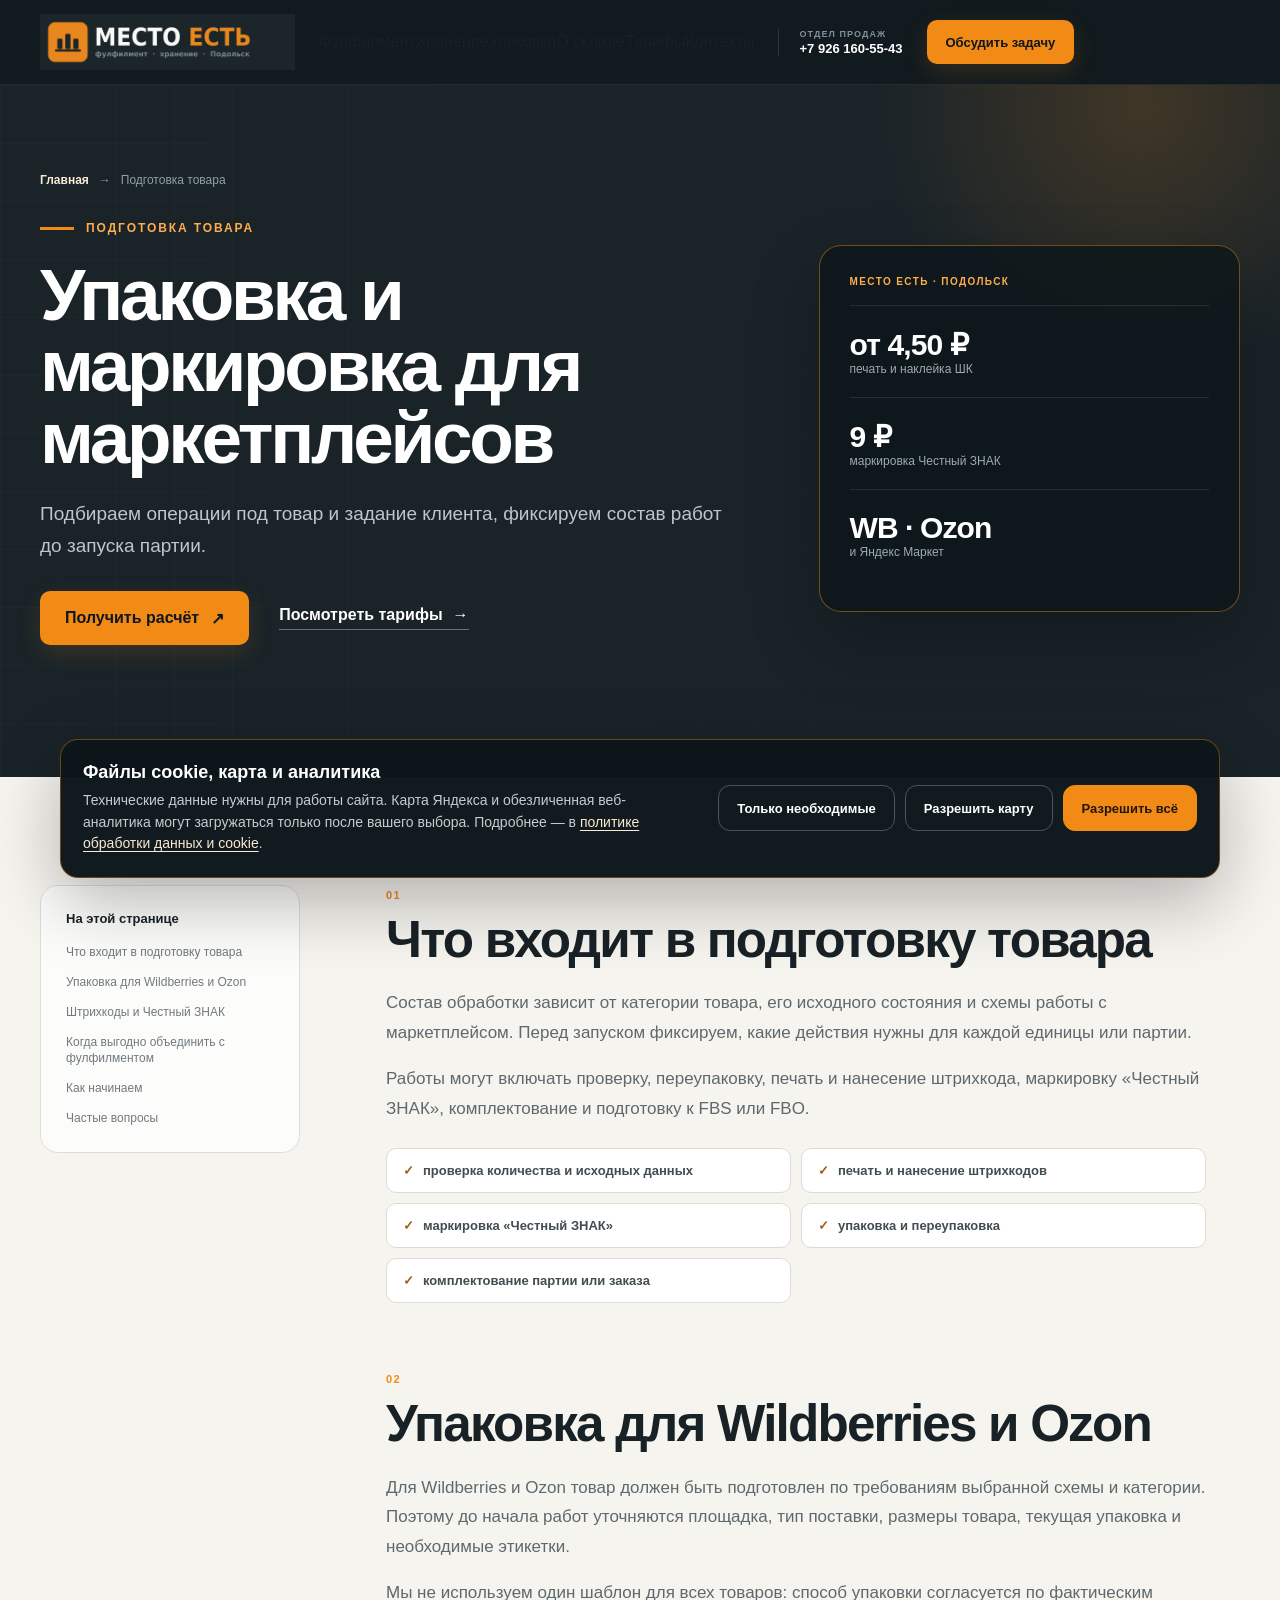
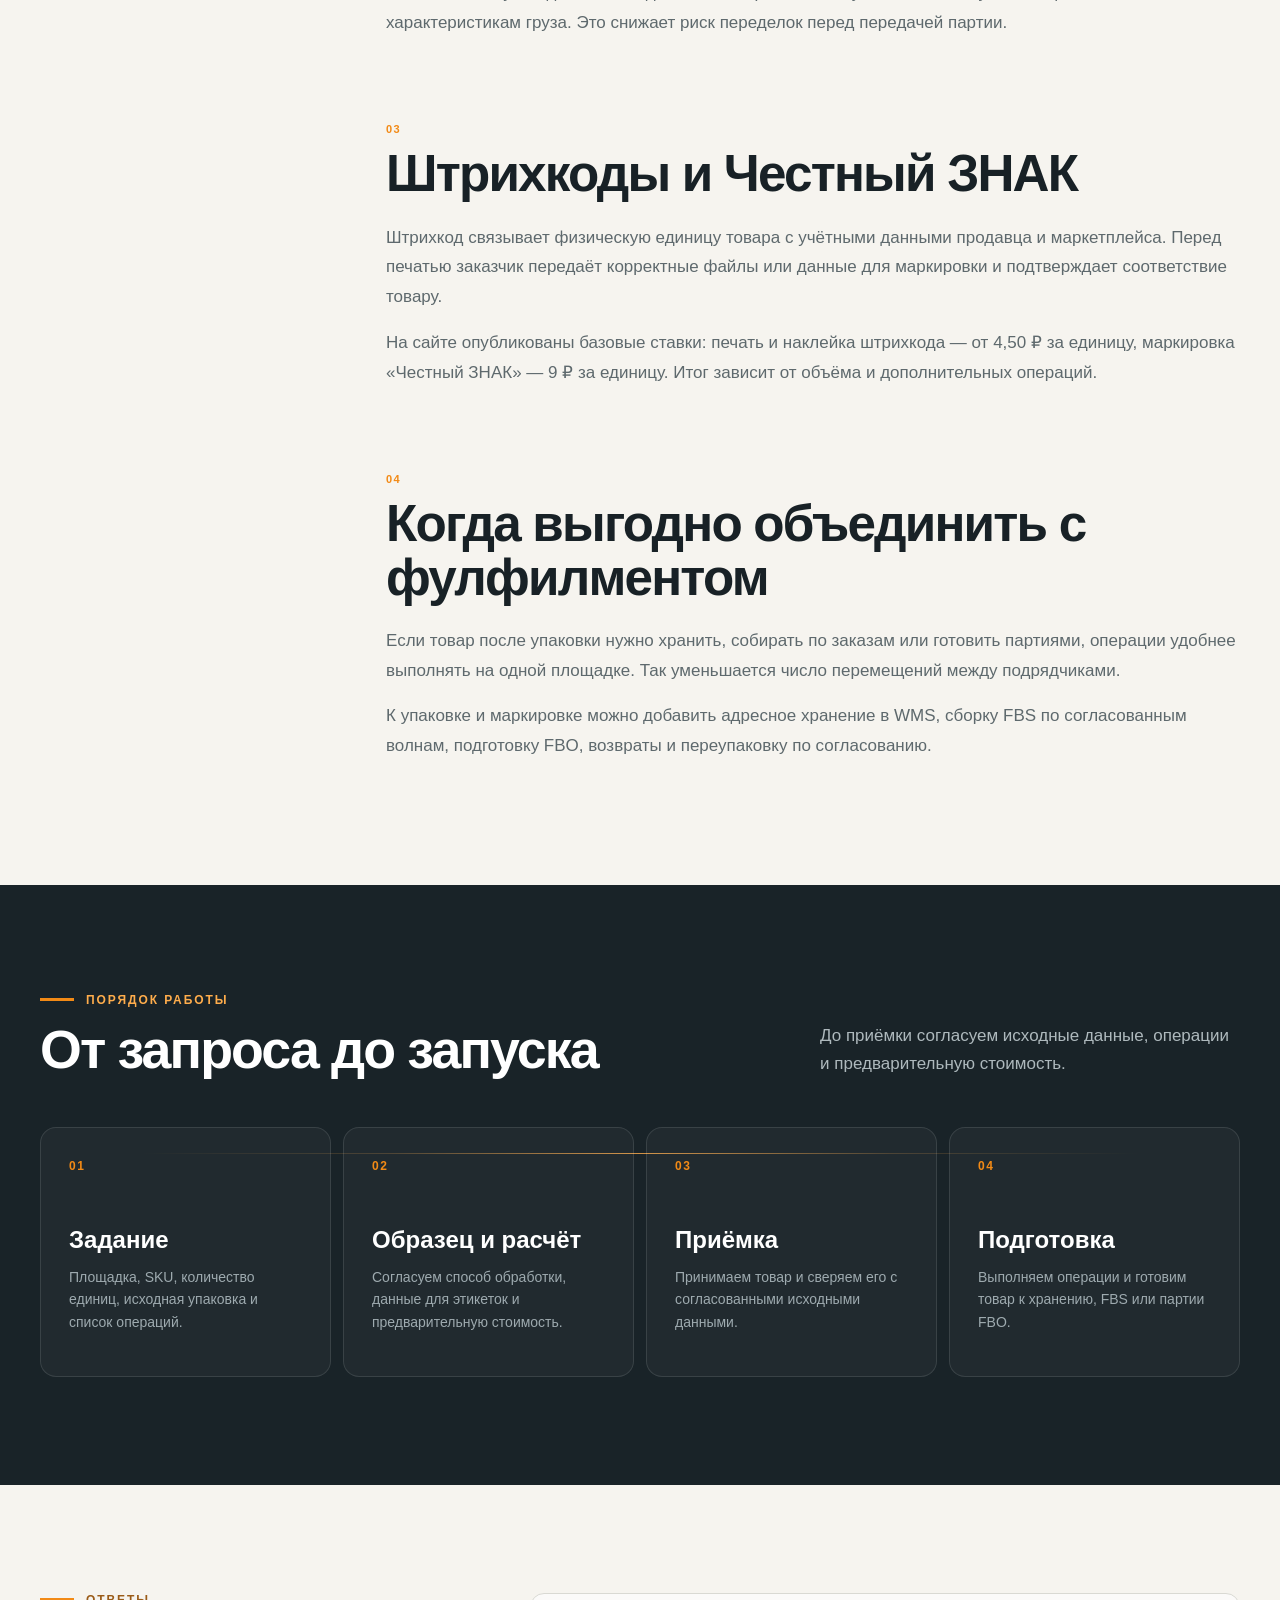
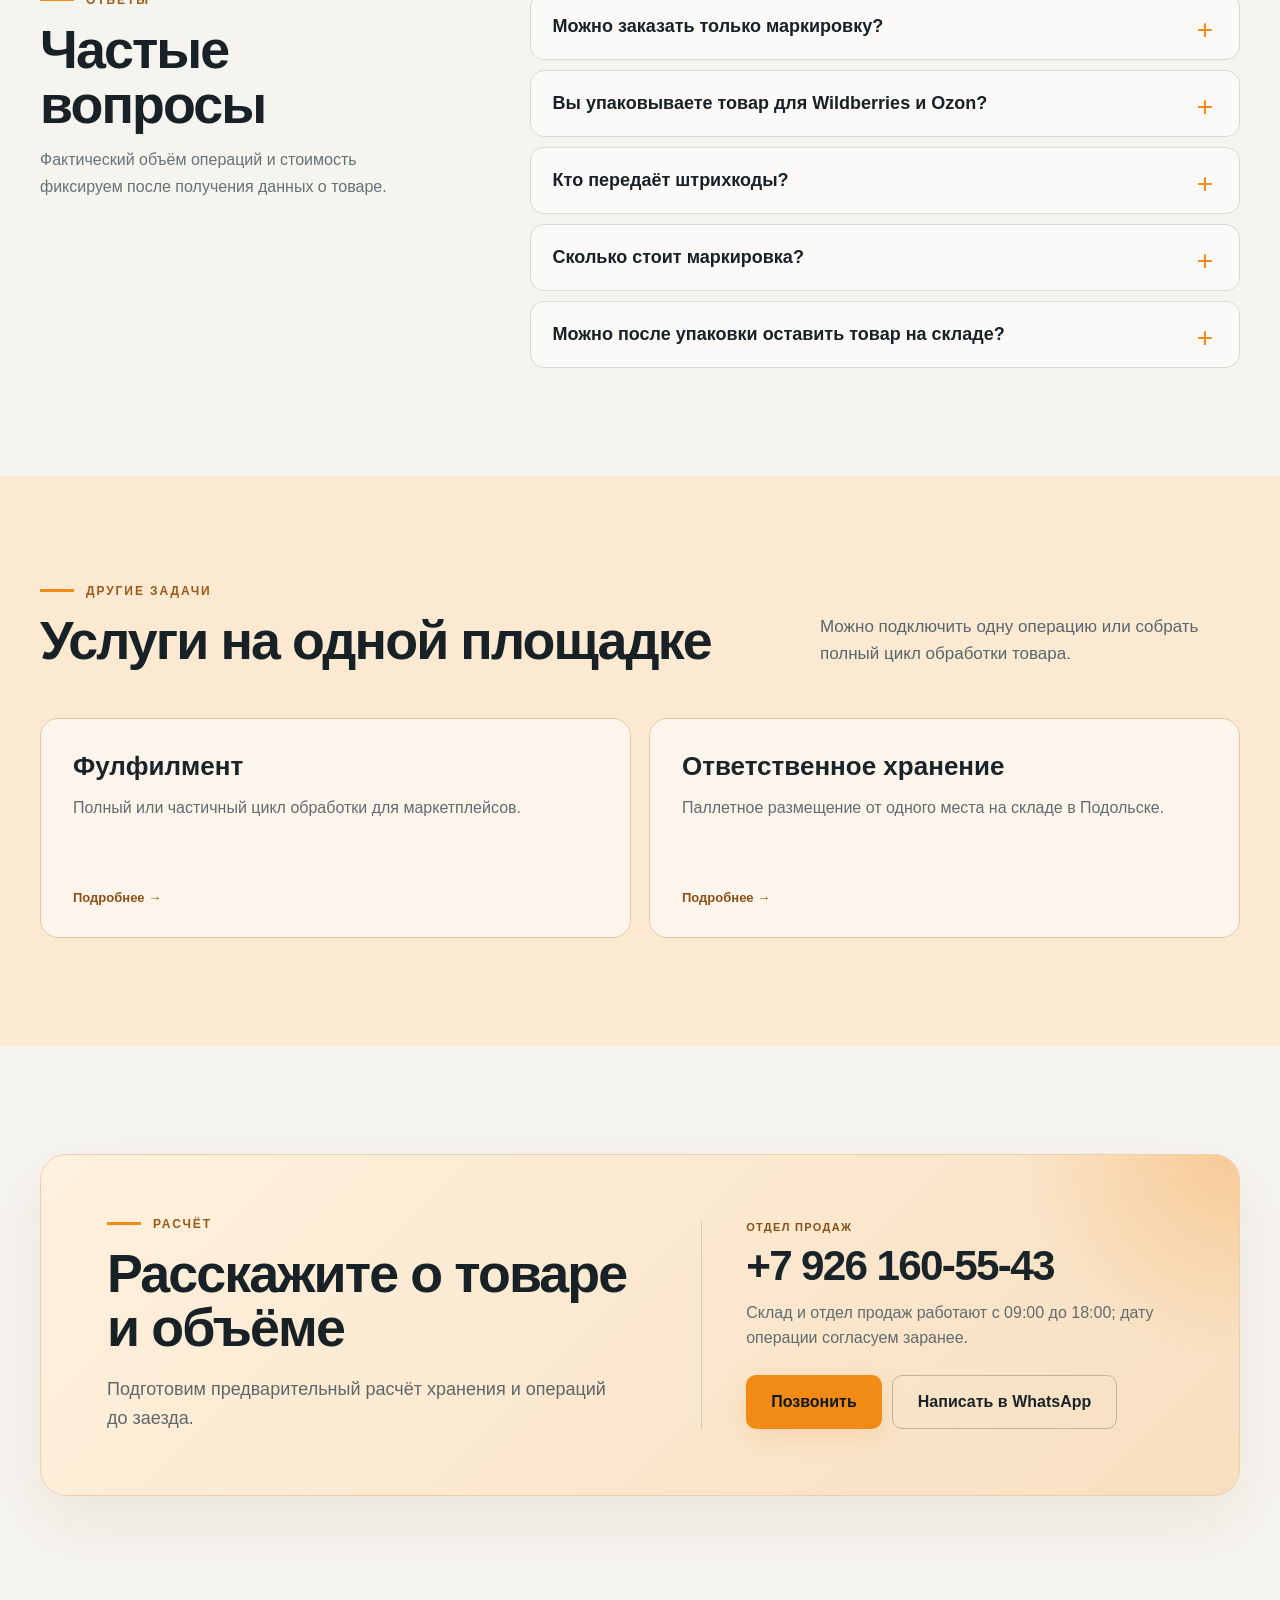
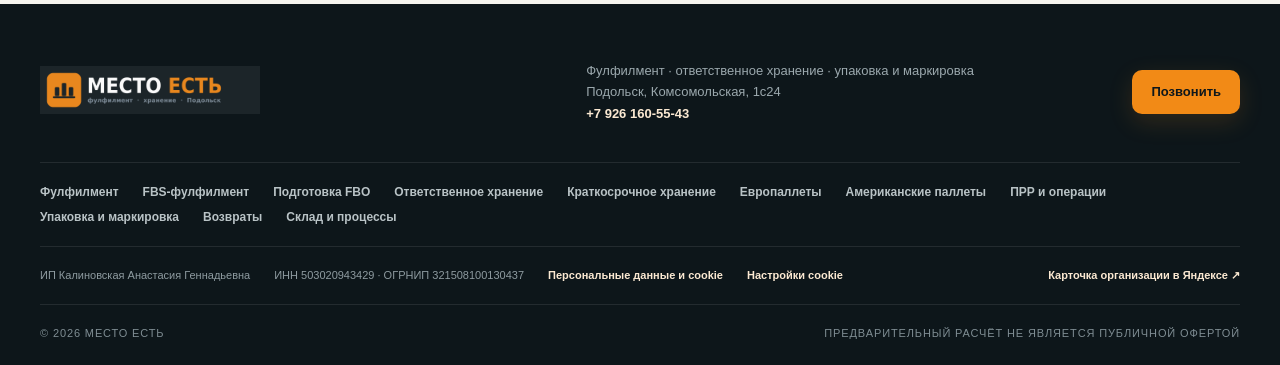
<file: upakovka-markirovka.html>
<!DOCTYPE html><html lang="ru"><head><meta charSet="utf-8"/><meta name="viewport" content="width=device-width, initial-scale=1"/><meta name="google-site-verification" content="fll9gPbKZuLawHREcNfsQ7qzjZknRpzVXAbEZnQur54"/><link rel="icon" href="/favicon.ico?v=20260806-2" sizes="any"/><link rel="icon" href="/favicon-32x32.png?v=20260806-2" type="image/png" sizes="32x32"/><link rel="shortcut icon" href="/favicon.ico?v=20260806-2"/><link rel="apple-touch-icon" href="/apple-touch-icon.png?v=20260806-2" sizes="180x180"/><meta name="theme-color" content="#1c2529"/>
<script type="application/ld+json" nonce="mestoest-static">{"@context":"https://schema.org","@graph":[{"@type":"BreadcrumbList","itemListElement":[{"@type":"ListItem","position":1,"name":"Главная","item":"https://mestoest-ff.ru/"},{"@type":"ListItem","position":2,"name":"Упаковка и маркировка для маркетплейсов","item":"https://mestoest-ff.ru/upakovka-markirovka.html"}]},{"@type":"Service","@id":"https://mestoest-ff.ru/upakovka-markirovka.html#service","name":"Упаковка и маркировка для маркетплейсов","url":"https://mestoest-ff.ru/upakovka-markirovka.html","serviceType":["Упаковка товара","Маркировка товара","Штрихкодирование","Честный ЗНАК","Подготовка FBS","Подготовка FBO"],"provider":{"@id":"https://mestoest-ff.ru/#organization"},"areaServed":["Подольск","Москва","Московская область"],"availableChannel":{"@type":"ServiceChannel","servicePhone":{"@type":"ContactPoint","telephone":"+79261605543","contactType":"sales"}}},{"@type":"FAQPage","mainEntity":[{"@type":"Question","name":"Можно заказать только маркировку?","acceptedAnswer":{"@type":"Answer","text":"Да. Можно согласовать отдельную операцию без подключения полного фулфилмента."}},{"@type":"Question","name":"Вы упаковываете товар для Wildberries и Ozon?","acceptedAnswer":{"@type":"Answer","text":"Да. Способ упаковки определяется после уточнения категории, характеристик товара, схемы FBS/FBO и требований к партии."}},{"@type":"Question","name":"Кто передаёт штрихкоды?","acceptedAnswer":{"@type":"Answer","text":"Заказчик передаёт корректные данные или файлы и подтверждает их соответствие товару. Печать и нанесение выполняются по согласованному заданию."}},{"@type":"Question","name":"Сколько стоит маркировка?","acceptedAnswer":{"@type":"Answer","text":"Базовая ставка печати и наклейки штрихкода — от 4,50 ₽ за единицу, «Честный ЗНАК» — 9 ₽ за единицу. Дополнительные операции считаются отдельно."}},{"@type":"Question","name":"Можно после упаковки оставить товар на складе?","acceptedAnswer":{"@type":"Answer","text":"Да. Можно подключить адресное хранение в WMS и дальнейшую обработку заказов или поставок."}}]}]}</script><link rel="stylesheet" href="/site.css?v=0e9fbbaf1482"></head><body data-yandex-metrika-id="111877488"><main class="service-landing" data-content-revision="default-2026-08-28"><header class="site-header"><div class="container header-inner"><a href="/" class="brand" aria-label="Место Есть — на главную"><img src="/logo-dark.png" alt="Место Есть" width="320" height="80" loading="eager" fetchPriority="high" decoding="async" data-nimg="1"/></a><nav aria-label="Основная навигация"><a href="/fulfillment.html">Фулфилмент</a><a href="/otvetstvennoe-hranenie.html">Хранение</a><a href="/upakovka-markirovka.html">Упаковка</a><a href="/sklad-podolsk.html">О складе</a><a href="/#prices">Тарифы</a><a href="/#contacts">Контакты</a></nav><a class="header-phone" href="tel:+79261605543"><small>Отдел продаж</small><strong>+7 926 160-55-43</strong></a><a class="button button-small header-cta" href="tel:+79261605543">Обсудить задачу</a><details class="mobile-menu"><summary aria-label="Открыть меню"><span></span><span></span><span></span></summary><div><a href="/fulfillment.html">Фулфилмент</a><a href="/fbs-fulfillment.html">FBS</a><a href="/fbo-fulfillment.html">FBO</a><a href="/sklad-podolsk.html">О складе</a><a href="/#prices">Тарифы</a><a href="/#contacts">Контакты</a></div></details><a class="mobile-call" href="tel:+79261605543" aria-label="Позвонить в МЕСТО ЕСТЬ">☎</a></div></header><section class="service-hero"><div class="hero-grid" aria-hidden="true"></div><div class="container service-hero-inner"><div><div class="breadcrumbs" aria-label="Хлебные крошки"><a href="/">Главная</a><span>→</span><span>Подготовка товара</span></div><div class="kicker"><span></span> <!-- -->Подготовка товара</div><h1>Упаковка и маркировка для маркетплейсов</h1><p class="service-lead">Подбираем операции под товар и задание клиента, фиксируем состав работ до запуска партии.</p><div class="hero-actions"><a class="button" href="tel:+79261605543">Получить расчёт <span>↗</span></a><a href="/#prices" class="text-link">Посмотреть тарифы <span>→</span></a></div></div><aside class="service-hero-card" aria-label="Параметры услуги"><span class="service-hero-card-label">МЕСТО ЕСТЬ · Подольск</span><div><strong>от 4,50 ₽</strong><span>печать и наклейка ШК</span></div><div><strong>9 ₽</strong><span>маркировка Честный ЗНАК</span></div><div><strong>WB · Ozon</strong><span>и Яндекс Маркет</span></div></aside></div></section><section class="section service-detail-section"><div class="container service-detail-layout"><aside class="service-nav" aria-label="Содержание страницы"><b>На этой странице</b><a href="#section-1">Что входит в подготовку товара</a><a href="#section-2">Упаковка для Wildberries и Ozon</a><a href="#section-3">Штрихкоды и Честный ЗНАК</a><a href="#section-4">Когда выгодно объединить с фулфилментом</a><a href="#how-it-works">Как начинаем</a><a href="#questions">Частые вопросы</a></aside><div class="service-article"><article id="section-1"><span class="article-number">0<!-- -->1</span><h2>Что входит в подготовку товара</h2><p>Состав обработки зависит от категории товара, его исходного состояния и схемы работы с маркетплейсом. Перед запуском фиксируем, какие действия нужны для каждой единицы или партии.</p><p>Работы могут включать проверку, переупаковку, печать и нанесение штрихкода, маркировку «Честный ЗНАК», комплектование и подготовку к FBS или FBO.</p><ul><li>проверка количества и исходных данных</li><li>печать и нанесение штрихкодов</li><li>маркировка «Честный ЗНАК»</li><li>упаковка и переупаковка</li><li>комплектование партии или заказа</li></ul></article><article id="section-2"><span class="article-number">0<!-- -->2</span><h2>Упаковка для Wildberries и Ozon</h2><p>Для Wildberries и Ozon товар должен быть подготовлен по требованиям выбранной схемы и категории. Поэтому до начала работ уточняются площадка, тип поставки, размеры товара, текущая упаковка и необходимые этикетки.</p><p>Мы не используем один шаблон для всех товаров: способ упаковки согласуется по фактическим характеристикам груза. Это снижает риск переделок перед передачей партии.</p></article><article id="section-3"><span class="article-number">0<!-- -->3</span><h2>Штрихкоды и Честный ЗНАК</h2><p>Штрихкод связывает физическую единицу товара с учётными данными продавца и маркетплейса. Перед печатью заказчик передаёт корректные файлы или данные для маркировки и подтверждает соответствие товару.</p><p>На сайте опубликованы базовые ставки: печать и наклейка штрихкода — от 4,50 ₽ за единицу, маркировка «Честный ЗНАК» — 9 ₽ за единицу. Итог зависит от объёма и дополнительных операций.</p></article><article id="section-4"><span class="article-number">0<!-- -->4</span><h2>Когда выгодно объединить с фулфилментом</h2><p>Если товар после упаковки нужно хранить, собирать по заказам или готовить партиями, операции удобнее выполнять на одной площадке. Так уменьшается число перемещений между подрядчиками.</p><p>К упаковке и маркировке можно добавить адресное хранение в WMS, сборку FBS по согласованным волнам, подготовку FBO, возвраты и переупаковку по согласованию.</p></article></div></div></section><section class="section process-section service-process" id="how-it-works"><div class="container"><div class="section-heading light"><div><div class="kicker"><span></span> Порядок работы</div><h2>От запроса до запуска</h2></div><p>До приёмки согласуем исходные данные, операции и предварительную стоимость.</p></div><div class="process-grid"><article class="process-step"><span>01</span><h3>Задание</h3><p>Площадка, SKU, количество единиц, исходная упаковка и список операций.</p></article><article class="process-step"><span>02</span><h3>Образец и расчёт</h3><p>Согласуем способ обработки, данные для этикеток и предварительную стоимость.</p></article><article class="process-step"><span>03</span><h3>Приёмка</h3><p>Принимаем товар и сверяем его с согласованными исходными данными.</p></article><article class="process-step"><span>04</span><h3>Подготовка</h3><p>Выполняем операции и готовим товар к хранению, FBS или партии FBO.</p></article></div></div></section><section class="section faq" id="questions"><div class="container faq-layout"><div><div class="kicker dark"><span></span> Ответы</div><h2>Частые вопросы</h2><p>Фактический объём операций и стоимость фиксируем после получения данных о товаре.</p></div><div class="faq-list"><details><summary>Можно заказать только маркировку?</summary><p>Да. Можно согласовать отдельную операцию без подключения полного фулфилмента.</p></details><details><summary>Вы упаковываете товар для Wildberries и Ozon?</summary><p>Да. Способ упаковки определяется после уточнения категории, характеристик товара, схемы FBS/FBO и требований к партии.</p></details><details><summary>Кто передаёт штрихкоды?</summary><p>Заказчик передаёт корректные данные или файлы и подтверждает их соответствие товару. Печать и нанесение выполняются по согласованному заданию.</p></details><details><summary>Сколько стоит маркировка?</summary><p>Базовая ставка печати и наклейки штрихкода — от 4,50 ₽ за единицу, «Честный ЗНАК» — 9 ₽ за единицу. Дополнительные операции считаются отдельно.</p></details><details><summary>Можно после упаковки оставить товар на складе?</summary><p>Да. Можно подключить адресное хранение в WMS и дальнейшую обработку заказов или поставок.</p></details></div></div></section><section class="section related-section"><div class="container"><div class="section-heading"><div><div class="kicker dark"><span></span> Другие задачи</div><h2>Услуги на одной площадке</h2></div><p>Можно подключить одну операцию или собрать полный цикл обработки товара.</p></div><div class="related-grid"><a href="/fulfillment.html" class="related-card"><h3>Фулфилмент</h3><p>Полный или частичный цикл обработки для маркетплейсов.</p><span>Подробнее →</span></a><a href="/otvetstvennoe-hranenie.html" class="related-card"><h3>Ответственное хранение</h3><p>Паллетное размещение от одного места на складе в Подольске.</p><span>Подробнее →</span></a></div></div></section><section class="section service-final-cta"><div class="container contact-card"><div class="contact-copy"><div class="kicker dark"><span></span> Расчёт</div><h2>Расскажите о товаре и объёме</h2><p>Подготовим предварительный расчёт хранения и операций до заезда.</p></div><div class="contact-details"><span class="contact-label">Отдел продаж</span><a class="contact-phone" href="tel:+79261605543">+7 926 160-55-43</a><p>Склад и отдел продаж работают с 09:00 до 18:00; дату операции согласуем заранее.</p><div class="service-contact-actions"><a class="button" href="tel:+79261605543">Позвонить</a><a class="button button-outline" href="https://wa.me/79261605543?text=%D0%97%D0%B4%D1%80%D0%B0%D0%B2%D1%81%D1%82%D0%B2%D1%83%D0%B9%D1%82%D0%B5!%20%D0%A5%D0%BE%D1%87%D1%83%20%D1%80%D0%B0%D1%81%D1%81%D1%87%D0%B8%D1%82%D0%B0%D1%82%D1%8C%20%D1%83%D1%81%D0%BB%D1%83%D0%B3%D0%B8%20%D1%84%D1%83%D0%BB%D1%84%D0%B8%D0%BB%D0%BC%D0%B5%D0%BD%D1%82%D0%B0%20%C2%AB%D0%9C%D0%95%D0%A1%D0%A2%D0%9E%20%D0%95%D0%A1%D0%A2%D0%AC%C2%BB." target="_blank" rel="noopener noreferrer">Написать в WhatsApp</a></div></div></div></section><footer><div class="container footer-top"><a href="/"><img src="/logo-dark.png" alt="Место Есть" width="240" height="60" loading="lazy" decoding="async" data-nimg="1"/></a><p>Фулфилмент · ответственное хранение · упаковка и маркировка<br/>Подольск, Комсомольская, 1с24<br/><a href="tel:+79261605543">+7 926 160-55-43</a></p><a class="button button-small" href="tel:+79261605543">Позвонить</a></div><div class="container footer-service-links"><a href="/fulfillment.html">Фулфилмент</a><a href="/fbs-fulfillment.html">FBS-фулфилмент</a><a href="/fbo-fulfillment.html">Подготовка FBO</a><a href="/otvetstvennoe-hranenie.html">Ответственное хранение</a><a href="/kratkosrochnoe-hranenie.html">Краткосрочное хранение</a><a href="/hranenie-evropallet.html">Европаллеты</a><a href="/hranenie-amerikanskih-pallet.html">Американские паллеты</a><a href="/prr-i-skladskie-operacii.html">ПРР и операции</a><a href="/upakovka-markirovka.html">Упаковка и маркировка</a><a href="/obrabotka-vozvratov.html">Возвраты</a><a href="/sklad-podolsk.html">Склад и процессы</a></div><div class="container footer-legal"><span>ИП Калиновская Анастасия Геннадьевна</span><span>ИНН 503020943429 · ОГРНИП 321508100130437</span><a href="/privacy.html">Персональные данные и cookie</a><button type="button" data-cookie-settings="true">Настройки cookie</button><a href="https://yandex.ru/maps/org/31745698352" target="_blank" rel="noopener noreferrer">Карточка организации в Яндексе ↗</a></div><div class="container footer-bottom"><span>© 2026 МЕСТО ЕСТЬ</span><span>Предварительный расчёт не является публичной офертой</span></div></footer></main><!--$--><!--/$--><aside class="cookie-banner" data-cookie-banner="true" hidden="" aria-labelledby="cookie-banner-title"><div class="cookie-banner-copy"><strong id="cookie-banner-title">Файлы cookie, карта и аналитика</strong><p>Технические данные нужны для работы сайта. Карта Яндекса и обезличенная веб-аналитика могут загружаться только после вашего выбора. Подробнее — в<!-- --> <a href="/privacy.html">политике обработки данных и cookie</a>.</p></div><div class="cookie-banner-actions"><button class="cookie-button cookie-button-secondary" type="button" data-cookie-essential="true">Только необходимые</button><button class="cookie-button cookie-button-secondary" type="button" data-cookie-map="true">Разрешить карту</button><button class="cookie-button" type="button" data-cookie-accept="true">Разрешить всё</button></div></aside><div hidden=""><!--$?--><template id="B:0"></template><!--/$--></div><div hidden id="S:0"><div hidden=""><title>Упаковка и маркировка для маркетплейсов в Подольске</title><meta name="description" content="Упаковка, маркировка, печать и нанесение этикеток для Wildberries, Ozon и Яндекс Маркета в Подольске."><meta name="application-name" content="МЕСТО ЕСТЬ"><meta name="keywords" content="фулфилмент Подольск,фулфилмент для Wildberries,фулфилмент для Ozon,фулфилмент для Яндекс Маркета,ответственное хранение Подольск,хранение паллет Московская область,FBS фулфилмент,FBO поставки,упаковка товара для Wildberries,упаковка товара для Ozon,маркировка товара для маркетплейсов,паллетное хранение Подольск,обработка возвратов маркетплейсов"><meta name="category" content="Логистика и складские услуги"><meta name="robots" content="index, follow"><meta property="og:title" content="Упаковка и маркировка для маркетплейсов в Подольске"><meta property="og:description" content="Упаковка, маркировка, печать и нанесение этикеток для Wildberries, Ozon и Яндекс Маркета в Подольске."><meta property="og:url" content="https://mestoest-ff.ru/upakovka-markirovka.html"><meta name="twitter:card" content="summary"><meta name="twitter:title" content="Упаковка и маркировка для маркетплейсов в Подольске"><meta name="twitter:description" content="Упаковка, маркировка, печать и нанесение этикеток для Wildberries, Ozon и Яндекс Маркета в Подольске."><link rel="manifest" href="/site.webmanifest"><link rel="canonical" href="https://mestoest-ff.ru/upakovka-markirovka.html"></div></div><script src="/calculator.js?v=0e9fbbaf1482" defer></script><script src="/site-motion.js?v=0e9fbbaf1482" defer></script><script src="/analytics.js?v=0e9fbbaf1482" defer></script><script src="/request.js?v=0e9fbbaf1482" defer></script><script src="/cookie-consent.js?v=0e9fbbaf1482" defer></script></body></html>
</file>
<file: site.css>
:root {
  --graphite: #192328;
  --graphite-2: #0e171b;
  --graphite-3: #25343a;
  --amber: #f28a16;
  --amber-light: #ffad4c;
  --sand: #fbe9d2;
  --paper: #f6f4ef;
  --white: #ffffff;
  --steel: #7a8894;
  --ink: #182126;
  --line: #d9d9d3;
}

* { box-sizing: border-box; }
html {
  scroll-behavior: smooth;
  overflow-x: clip;
}
body {
  margin: 0;
  overflow-x: clip;
  background: var(--paper);
  color: var(--ink);
  font-family: "Segoe UI", Arial, Helvetica, sans-serif;
  text-rendering: optimizeLegibility;
}
a { color: inherit; text-decoration: none; }
button, input { font: inherit; }
.container { width: min(1200px, calc(100% - 56px)); margin: 0 auto; }
main section[id] { scroll-margin-top: 86px; }

.site-header {
  position: sticky;
  top: 0;
  z-index: 50;
  background: rgba(14, 23, 27, 0.985);
  border-bottom: 1px solid rgba(255,255,255,.08);
}
.site-scroll-progress {
  position: absolute;
  left: 0;
  right: 0;
  bottom: -1px;
  width: 100%;
  height: 3px;
  appearance: none;
  border: 0;
  background: transparent;
  pointer-events: none;
}
.site-scroll-progress::-webkit-progress-bar { background: transparent; }
.site-scroll-progress::-webkit-progress-value { background: linear-gradient(90deg, var(--amber), var(--amber-light)); box-shadow: 0 0 18px rgba(255,173,76,.65); }
.site-scroll-progress::-moz-progress-bar { background: linear-gradient(90deg, var(--amber), var(--amber-light)); box-shadow: 0 0 18px rgba(255,173,76,.65); }
.header-inner { min-height: 84px; display: flex; align-items: center; gap: 24px; }
.brand { display: flex; flex: 0 0 auto; }
.brand img { width: 255px; height: auto; }
.site-nav { display: flex; align-items: center; gap: 24px; margin-left: auto; }
.site-nav a { position: relative; color: #cbd2d5; font-size: 13px; font-weight: 700; transition: color .2s ease, text-shadow .2s ease; }
.site-nav a::after { content:""; position:absolute; left:0; right:100%; bottom:-9px; height:2px; background:var(--amber); transition:right .2s ease, box-shadow .2s ease; }
.site-nav a:hover::after, .site-nav a:focus-visible::after, .site-nav a.is-active::after { right:0; }
.site-nav a:hover, .site-nav a:focus-visible, .site-nav a.is-active { color: var(--white); }
.site-nav a.is-active { text-shadow: 0 0 18px rgba(255,173,76,.48); }
.site-nav a.is-active::after { box-shadow: 0 0 12px rgba(255,173,76,.8); }
.header-phone { display:flex; flex-direction:column; gap:2px; padding-left:20px; border-left:1px solid rgba(255,255,255,.13); }
.header-phone small { color:#819097; font-size:9px; font-weight:850; letter-spacing:.12em; text-transform:uppercase; }
.header-phone strong { color:var(--white); font-size:13px; white-space:nowrap; }
.button {
  position: relative;
  isolation: isolate;
  overflow: hidden;
  min-height: 54px;
  padding: 0 25px;
  border: 0;
  border-radius: 10px;
  background: var(--amber);
  color: var(--graphite-2);
  display: inline-flex;
  align-items: center;
  justify-content: center;
  gap: 12px;
  font-weight: 800;
  cursor: pointer;
  box-shadow: 0 8px 24px rgba(232, 135, 30, .16);
  transition: transform .45s cubic-bezier(.16,1,.3,1), background .35s ease, box-shadow .45s ease;
}
.button::before { content:""; position:absolute; inset:-2px; background:linear-gradient(115deg,transparent 15%,rgba(255,255,255,.45) 42%,transparent 67%); transform:translateX(-125%) skewX(-12deg); transition:transform .85s cubic-bezier(.16,1,.3,1); pointer-events:none; }
.button:hover { background: var(--amber-light); transform: translateY(-3px); box-shadow: 0 16px 38px rgba(232, 135, 30, .28); }
.button:hover::before, .button:focus-visible::before { transform:translateX(125%) skewX(-12deg); }
.button:focus-visible, a:focus-visible, summary:focus-visible, input:focus-visible { outline: 3px solid var(--amber-light); outline-offset: 3px; }
.button-small { min-height: 44px; padding: 0 19px; font-size: 13px; }
.mobile-call { display: none; }
.mobile-menu { display: none; }

.hero {
  min-height: 700px;
  position: relative;
  overflow: hidden;
  background: radial-gradient(circle at 86% 20%, rgba(242,138,22,.12), transparent 30%), linear-gradient(135deg, #172328 0%, #0e181c 100%);
  color: var(--white);
}
.hero::before {
  content:"";
  position:absolute;
  width:680px;
  height:680px;
  left:38%;
  top:-360px;
  border-radius:50%;
  background:radial-gradient(circle,rgba(255,173,76,.16),rgba(242,138,22,.04) 42%,transparent 70%);
  pointer-events:none;
}
.hero::after {
  content: "";
  position: absolute;
  width: 520px;
  height: 520px;
  right: -210px;
  top: -30px;
  border: 105px solid rgba(242, 138, 22, .055);
  border-radius: 50%;
  pointer-events:none;
}
.hero-grid {
  position: absolute;
  inset: 0;
  opacity: .07;
  background-image: linear-gradient(rgba(255,255,255,.3) 1px, transparent 1px), linear-gradient(90deg, rgba(255,255,255,.3) 1px, transparent 1px);
  background-size: 58px 58px;
  mask-image: linear-gradient(to right, black, transparent 85%);
}
.hero-inner { position: relative; z-index: 2; display: grid; grid-template-columns: 1.07fr .93fr; gap: 62px; align-items: center; min-height: 616px; padding: 70px 0 76px; }
.kicker { display: flex; align-items: center; gap: 12px; color: var(--amber-light); font-size: 12px; font-weight: 850; letter-spacing: .16em; text-transform: uppercase; }
.kicker span { display: inline-block; width: 34px; height: 3px; background: var(--amber); }
.kicker.dark { color: #9a5b18; }
h1 { max-width: 760px; margin: 22px 0 24px; font-size: clamp(48px, 5vw, 70px); line-height: .98; letter-spacing: -.052em; font-weight: 900; text-wrap:balance; }
h1 span, h1 em { display:block; }
h1 em { margin-top:8px; color:var(--amber-light); font-style:normal; }
.hero-lead { max-width: 690px; margin: 0; color: #bdc8cc; font-size: 19px; line-height: 1.6; }
.platform-row { display:flex; flex-wrap:wrap; gap:8px; margin-top:24px; }
.platform-row span { padding:8px 12px; border:1px solid rgba(255,255,255,.13); border-radius:999px; background:rgba(255,255,255,.045); color:#e2e7e9; font-size:11px; font-weight:850; transition:transform .5s cubic-bezier(.16,1,.3,1),border-color .4s ease,background .4s ease; }
.platform-row span:hover { transform:translateY(-3px); border-color:rgba(255,173,76,.5); background:rgba(255,173,76,.1); }
.hero-actions { display: flex; align-items: center; gap: 30px; margin: 30px 0 38px; }
.text-link { color: var(--white); display: inline-flex; align-items: center; gap: 10px; font-weight: 750; border-bottom: 1px solid rgba(255,255,255,.35); padding-bottom: 5px; }
.hero-facts { display: flex; gap: 12px; }
.hero-facts > div { min-width: 132px; padding:15px 16px; display: flex; flex-direction: column; border:1px solid rgba(255,255,255,.1); border-radius:12px; background:rgba(255,255,255,.035); transition:transform .55s cubic-bezier(.16,1,.3,1),border-color .4s ease,background .4s ease; }
.hero-facts > div:hover { transform:translateY(-4px); border-color:rgba(255,173,76,.34); background:rgba(255,255,255,.065); }
.hero-facts strong { color: var(--sand); font-size: 26px; line-height: 1; }
.hero-facts span { color: #9eaaaf; font-size: 12px; line-height: 1.35; margin-top: 7px; }
.hero-directions { display:grid; grid-template-columns:repeat(2,minmax(0,1fr)); gap:12px; margin:25px 0 18px; }
.hero-direction { position:relative; min-height:126px; padding:18px; overflow:hidden; display:flex; flex-direction:column; align-items:flex-start; justify-content:space-between; border:1px solid rgba(242,160,45,.42); border-radius:16px; color:var(--white); background:linear-gradient(145deg,rgba(242,160,45,.11),rgba(255,255,255,.025)); transition:transform .55s cubic-bezier(.16,1,.3,1),border-color .4s ease,background .4s ease,box-shadow .5s ease; }
.hero-direction::after { content:""; position:absolute; width:150px; height:150px; right:-105px; bottom:-105px; border-radius:50%; background:radial-gradient(circle,rgba(255,173,76,.38),transparent 68%); transition:transform .75s cubic-bezier(.16,1,.3,1),opacity .5s ease; opacity:.45; }
.hero-direction:hover,.hero-direction:focus-visible { transform:translateY(-6px); border-color:var(--amber-light); background:linear-gradient(145deg,rgba(242,160,45,.2),rgba(255,255,255,.05)); box-shadow:0 24px 50px rgba(0,0,0,.2); }
.hero-direction:hover::after,.hero-direction:focus-visible::after { transform:translate(-38px,-36px) scale(1.35); opacity:.8; }
.hero-direction small { color:var(--sand); font-size:10px; font-weight:800; letter-spacing:.12em; text-transform:uppercase; }
.hero-direction strong { max-width:260px; font-size:20px; line-height:1.15; }
.hero-direction span { color:var(--amber-light); font-size:12px; font-weight:800; }
.capacity-note { padding:24px 0; background:#f4eee3; color:var(--ink); }
.capacity-note .container { display:flex; gap:28px; align-items:flex-start; }
.capacity-note strong { min-width:190px; }
.capacity-note p { margin:0; max-width:900px; color:#48565c; line-height:1.6; }

.warehouse-visual { --tilt-x:0deg; --tilt-y:0deg; --move-x:0px; --move-y:0px; --light-x:0px; --light-y:0px; position:relative; padding:24px 0 26px; perspective: 1100px; }
.warehouse-visual::before { content:""; position:absolute; z-index:1; width:72%; aspect-ratio:1; left:14%; top:11%; border-radius:50%; background:radial-gradient(circle,rgba(242,138,22,.24),rgba(242,138,22,.05) 45%,transparent 70%); opacity:.48; transform:translate3d(var(--light-x),var(--light-y),0) scale(.96); transition:transform 1.05s cubic-bezier(.16,1,.3,1),opacity .7s ease; pointer-events:none; }
.warehouse-visual:hover::before { opacity:.78; transform:translate3d(var(--light-x),var(--light-y),0) scale(1.08); }
.warehouse-visual[data-tilt^="top-"] { --tilt-x:1.8deg; --move-y:-3px; --light-y:-20px; }
.warehouse-visual[data-tilt^="bottom-"] { --tilt-x:-1.8deg; --move-y:3px; --light-y:20px; }
.warehouse-visual[data-tilt$="-left"] { --tilt-y:-2.1deg; --move-x:-3px; --light-x:-24px; }
.warehouse-visual[data-tilt$="-right"] { --tilt-y:2.1deg; --move-x:3px; --light-x:24px; }
.warehouse-caption { display:flex; justify-content:space-between; align-items:center; margin:0 18px 12px; color:#8e9ca2; font-size:10px; font-weight:850; letter-spacing:.12em; text-transform:uppercase; }
.warehouse-caption b { color:var(--amber-light); }
.warehouse-card { position:relative; z-index:2; background: rgba(17,28,33,.96); border: 1px solid rgba(255,255,255,.14); border-radius: 22px; box-shadow: 0 42px 90px rgba(0,0,0,.38); overflow: hidden; transform: rotateX(var(--tilt-x)) rotateY(var(--tilt-y)) translate3d(var(--move-x),var(--move-y),0); transform-style: preserve-3d; transition: transform .9s cubic-bezier(.16,1,.3,1), border-color .6s ease, box-shadow .75s ease; }
.warehouse-card::before { content:""; position:absolute; z-index:8; inset:-45%; background:linear-gradient(118deg,transparent 40%,rgba(255,255,255,.075) 50%,transparent 60%); transform:translateX(-42%) rotate(4deg); transition:transform 1.35s cubic-bezier(.16,1,.3,1); pointer-events:none; }
.warehouse-visual:hover .warehouse-card { border-color: rgba(255,173,76,.34); box-shadow: 0 52px 110px rgba(0,0,0,.46), 0 0 46px rgba(242,138,22,.08); }
.warehouse-visual:hover .warehouse-card::before { transform:translateX(42%) rotate(4deg); }
.warehouse-card-head { display: grid; grid-template-columns: auto 1fr auto; align-items: center; gap: 10px; padding: 16px 18px; border-bottom: 1px solid rgba(255,255,255,.09); color: #9dabb0; font-size: 11px; letter-spacing: .12em; }
.warehouse-card-head b { color: var(--amber); letter-spacing: .08em; }
.status-dot { width: 8px; height: 8px; background: #4dc97c; border-radius: 50%; box-shadow: 0 0 0 4px rgba(77,201,124,.12); }
.rack-scene { position:relative; overflow:hidden; padding: 22px 24px 25px; background: linear-gradient(155deg, #24343a, #131d21); }
.rack-labels { display: flex; justify-content: space-between; margin-bottom: 10px; color: var(--steel); font-size: 9px; font-weight: 800; letter-spacing: .15em; }
.rack { display: grid; grid-template-columns: repeat(3, 1fr); gap: 8px; padding: 12px; border: 8px solid #36444a; border-top-color: #526168; background: #0d1518; box-shadow: inset 0 0 0 2px #090f11; }
.pallet { position: relative; height: 82px; padding: 13px 9px 8px; display: flex; flex-direction: column; justify-content: flex-end; background: #bb7734; border: 1px solid #dd9852; box-shadow: inset 0 -10px rgba(80,46,18,.18); }
.pallet::after { content:""; position:absolute; left:0; right:0; bottom:22px; height:4px; background:#67411f; }
.pallet.active { background: var(--amber); border-color: var(--sand); box-shadow: 0 0 0 3px rgba(232,135,30,.18), inset 0 -10px rgba(80,46,18,.12); }
.pallet small { position: relative; z-index: 2; display: inline-block; width: fit-content; padding: 3px 5px; background: #f2e9dd; color: #192327; font-size: 8px; font-weight: 850; }
.box-mark { position:absolute; top: 13px; left: 50%; width: 22px; height: 14px; border: 2px solid rgba(53,28,8,.4); transform: translateX(-50%); }
.scan-line { display: flex; align-items: center; gap: 16px; padding: 18px 20px 14px; }
.barcode { padding: 10px 9px; background: var(--sand); color: var(--graphite); font-size: 18px; letter-spacing: -2px; font-weight: 900; }
.scan-line div { display: flex; flex-direction: column; gap: 4px; }
.scan-line b { font-size: 13px; }
.scan-line small { color: var(--steel); }
.warehouse-summary { display:grid; grid-template-columns:repeat(3,1fr); border-top:1px solid rgba(255,255,255,.08); }
.warehouse-summary span { display:flex; flex-direction:column; gap:3px; padding:14px 16px; border-right:1px solid rgba(255,255,255,.08); }
.warehouse-summary span:last-child { border-right:0; }
.warehouse-summary b { color:var(--sand); font-size:13px; }
.warehouse-summary small { color:#76868d; font-size:9px; line-height:1.3; }
.warehouse-chip { position:absolute; right:-15px; bottom:3px; z-index:3; display:flex; align-items:center; gap:8px; padding:11px 14px; border:1px solid rgba(255,255,255,.15); border-radius:999px; background:#f7f3ec; color:#172126; box-shadow:0 16px 38px rgba(0,0,0,.28); font-size:11px; font-weight:850; }
.warehouse-chip span { width:8px; height:8px; border-radius:50%; background:#4dc97c; box-shadow:0 0 0 4px rgba(77,201,124,.14); }

.trust-strip { background: #0d161a; color: #c4cccf; border-top: 1px solid rgba(255,255,255,.06); }
.trust-grid { min-height: 98px; display: grid; grid-template-columns: repeat(4, 1fr); align-items: stretch; }
.trust-grid > div { position:relative; display:flex; flex-direction:column; justify-content:center; gap:4px; padding:20px 24px 20px 26px; border-right:1px solid rgba(255,255,255,.08); transition:background .5s ease,transform .55s cubic-bezier(.16,1,.3,1); }
.trust-grid > div:hover { background:rgba(255,173,76,.055); transform:translateY(-3px); }
.trust-grid > div:last-child { border-right:0; }
.trust-grid > div::before { content:""; position:absolute; left:0; top:50%; width:8px; height:8px; border:2px solid var(--amber); transform: translateY(-50%) rotate(45deg); }
.trust-grid b { color:#f1f3f4; font-size:13px; }
.trust-grid small { color:#75858c; font-size:10px; line-height:1.35; }

.section { padding: 108px 0; }
.section-heading { display: grid; grid-template-columns: 1.25fr .75fr; gap: 80px; align-items: end; margin-bottom: 50px; }
.section-heading h2, .calculator-intro h2, .location-card h2, .faq-layout h2 { margin: 15px 0 0; font-size: clamp(38px, 4.2vw, 58px); line-height: 1.02; letter-spacing: -.035em; }
.section-heading > p { margin: 0; color: #59666b; font-size: 17px; line-height: 1.6; }
.service-grid { display: grid; grid-template-columns: repeat(3, 1fr); gap: 20px; }
.service-card { position:relative; min-height: 460px; padding: 34px; overflow:hidden; background: linear-gradient(160deg, #fff 0%, #fbfaf7 100%); border: 1px solid #deddd7; border-radius:20px; display: flex; flex-direction: column; box-shadow:0 14px 36px rgba(24,33,38,.04); transition: transform .65s cubic-bezier(.16,1,.3,1), border-color .5s ease, box-shadow .65s ease; }
.service-card::before { content:""; position:absolute; inset:0; background:linear-gradient(145deg,rgba(255,173,76,.09),transparent 42%); opacity:0; transition:opacity .65s ease; pointer-events:none; }
.service-card::after { content:""; position:absolute; width:120px; height:120px; right:-74px; top:-74px; border:24px solid rgba(242,138,22,.08); border-radius:50%; transition:transform .85s cubic-bezier(.16,1,.3,1),border-color .65s ease; }
.service-card:hover { transform: translateY(-10px) scale(1.012); border-color: rgba(242,138,22,.5); box-shadow: 0 30px 70px rgba(28,37,41,.13); }
.service-card:hover::before { opacity:1; }
.service-card:hover::after { transform:translate(-22px,22px) scale(1.38); border-color:rgba(242,138,22,.16); }
.service-top { display: flex; align-items: center; justify-content: space-between; color: var(--amber); }
.service-top span { font-size: 13px; font-weight: 900; letter-spacing: .12em; }
.service-top small { color: #7b878b; text-transform: uppercase; font-weight: 800; letter-spacing: .1em; }
.service-card h3 { margin: 60px 0 18px; font-size: 30px; letter-spacing: -.025em; }
.service-card p { margin: 0; color: #58666b; line-height: 1.65; }
.service-card ul { list-style: none; margin: auto 0 0; padding: 22px 0 0; border-top: 1px solid #ecebe7; }
.service-card li { position: relative; margin: 10px 0; padding-left: 20px; font-size: 14px; font-weight: 700; }
.service-card li::before { content:""; position:absolute; left:0; top:7px; width:7px; height:7px; background: var(--amber); }
.service-card-link { width: fit-content; margin-top: 22px; color: #8c5015; font-size: 13px; font-weight: 900; }
.service-card-link:hover { color: var(--graphite); }

.evidence-section { background: #ebe8e0; }
.evidence-grid { display: grid; grid-template-columns: repeat(4, minmax(0, 1fr)); gap: 14px; }
.evidence-grid article { min-height: 280px; padding: 28px; display: flex; flex-direction: column; border: 1px solid #d7d2c7; border-radius: 18px; background: rgba(255,255,255,.72); transition:transform .6s cubic-bezier(.16,1,.3,1),border-color .45s ease,box-shadow .6s ease,background .45s ease; }
.evidence-grid article:hover { transform:translateY(-7px); border-color:rgba(242,138,22,.45); background:#fff; box-shadow:0 24px 56px rgba(28,37,41,.1); }
.evidence-grid article > span { color: var(--amber); font-size: 11px; font-weight: 900; letter-spacing: .14em; }
.evidence-grid h3 { min-height: 50px; margin: 52px 0 13px; font-size: 23px; line-height: 1.08; letter-spacing: -.025em; }
.evidence-grid p { margin: 0; color: #5d696d; font-size: 14px; line-height: 1.65; }
.tour-cta { margin-top: 16px; padding: 25px 28px; display: flex; align-items: center; justify-content: space-between; gap: 24px; border-radius: 18px; background: var(--graphite); color: var(--white); }
.tour-cta > div { display: flex; flex-direction: column; gap: 5px; }
.tour-cta b { font-size: 20px; }
.tour-cta > div span { color: #aeb9bd; font-size: 13px; }

.marketplace-section { position: relative; overflow: hidden; background: linear-gradient(135deg, #111b1f 0%, #1d2b31 100%); color: var(--white); }
.marketplace-section::before { content:""; position:absolute; width:620px; height:620px; left:-340px; top:-300px; border-radius:50%; background:radial-gradient(circle,rgba(242,138,22,.15),transparent 68%); pointer-events:none; }
.marketplace-section::after { content:""; position:absolute; width:420px; height:420px; right:-210px; bottom:-240px; border:80px solid rgba(232,135,30,.08); border-radius:50%; }
.marketplace-shell { position: relative; z-index: 2; display: grid; grid-template-columns: .82fr 1.18fr; gap: 80px; align-items: center; }
.marketplace-copy h2 { margin: 16px 0 22px; font-size: clamp(38px, 4.2vw, 58px); line-height: 1.02; letter-spacing: -.035em; }
.marketplace-copy > p { margin: 0 0 30px; color: #adb8bc; font-size: 17px; line-height: 1.65; }
.marketplace-badges { display:flex; gap:8px; margin:24px 0 14px; }
.marketplace-badges span { min-width:52px; padding:8px 11px; border:1px solid rgba(255,255,255,.13); border-radius:8px; background:rgba(255,255,255,.055); color:#f5f7f7; text-align:center; font-size:10px; font-weight:900; }
.marketplace-grid { display: grid; gap: 12px; }
.marketplace-card { position:relative; overflow:hidden; padding: 28px 30px; display: grid; grid-template-columns: 155px 1fr; column-gap: 24px; align-items: baseline; background: rgba(255,255,255,.05); border: 1px solid rgba(255,255,255,.12); border-radius:16px; transition: transform .65s cubic-bezier(.16,1,.3,1), border-color .5s ease, background .5s ease,box-shadow .6s ease; }
.marketplace-card::after { content:""; position:absolute; top:0; bottom:0; left:-40%; width:28%; background:linear-gradient(90deg,transparent,rgba(255,255,255,.08),transparent); transform:skewX(-16deg); transition:left .9s cubic-bezier(.16,1,.3,1); pointer-events:none; }
.marketplace-card:hover { transform: translateX(9px); border-color: rgba(232,135,30,.55); background: rgba(255,255,255,.075); box-shadow:0 18px 45px rgba(0,0,0,.2); }
.marketplace-card:hover::after { left:115%; }
.marketplace-card > span { grid-row: 1 / span 2; color: var(--amber-light); font-size: 11px; font-weight: 900; text-transform: uppercase; letter-spacing: .1em; }
.marketplace-card h3 { margin: 0 0 8px; font-size: 22px; }
.marketplace-card p { margin: 0; color: #9eaaaf; font-size: 14px; line-height: 1.6; }

.process-section { background: var(--graphite); color: var(--white); }
.section-heading.light > p { color: #aeb9bd; }
.process-grid { position:relative; display: grid; grid-template-columns: repeat(4, 1fr); gap:12px; }
.process-grid::before { content:""; position:absolute; left:8%; right:8%; top:26px; height:1px; background:linear-gradient(90deg,transparent,rgba(255,173,76,.2),rgba(255,173,76,.8),rgba(255,173,76,.2),transparent); pointer-events:none; }
.process-step { position:relative; min-height: 250px; padding: 28px; border: 1px solid rgba(255,255,255,.11); border-radius:16px; background:rgba(255,255,255,.035); transition:transform .6s cubic-bezier(.16,1,.3,1),border-color .45s ease,background .45s ease,box-shadow .6s ease; }
.process-step:hover { transform:translateY(-7px); border-color:rgba(255,173,76,.45); background:rgba(255,255,255,.06); box-shadow:0 24px 55px rgba(0,0,0,.2); }
.process-step + .process-step { padding-left: 28px; }
.process-step:last-child { border: 1px solid rgba(255,255,255,.11); }
.process-step > span { color: var(--amber); font-size: 12px; font-weight: 900; letter-spacing: .14em; }
.process-step h3 { margin: 52px 0 12px; font-size: 24px; }
.process-step p { margin: 0; color: #9eaaaf; font-size: 14px; line-height: 1.6; }

.motion-ready [data-reveal] { --reveal-x:-52px; --reveal-y:0px; --reveal-scale:1; opacity:0; transform:translate3d(var(--reveal-x),var(--reveal-y),0) scale(var(--reveal-scale)); transition:opacity .62s ease,transform .95s cubic-bezier(.16,1,.3,1); }
.motion-ready [data-reveal="right"],
.motion-ready .service-grid [data-reveal]:nth-child(even),
.motion-ready .evidence-grid [data-reveal]:nth-child(even),
.motion-ready .marketplace-grid [data-reveal]:nth-child(even),
.motion-ready .process-grid [data-reveal]:nth-child(even),
.motion-ready .trust-grid [data-reveal]:nth-child(even) { --reveal-x:52px; }
.motion-ready [data-reveal="scale"] { --reveal-x:0px; --reveal-y:30px; --reveal-scale:.96; }
.motion-ready [data-reveal] h1,
.motion-ready [data-reveal] h2,
.motion-ready [data-reveal] h3 { opacity:.72; transform:translate3d(-4%,0,0) scaleX(.88); transform-origin:left center; transition:opacity .72s ease,transform 1.05s cubic-bezier(.16,1,.3,1); }
.motion-ready [data-reveal].is-visible { opacity:1; transform:translate3d(0,0,0) scale(1); }
.motion-ready [data-reveal].is-visible h1,
.motion-ready [data-reveal].is-visible h2,
.motion-ready [data-reveal].is-visible h3 { opacity:1; transform:translate3d(0,0,0) scaleX(1); }
.motion-ready .service-grid [data-reveal]:nth-child(2),
.motion-ready .evidence-grid [data-reveal]:nth-child(2),
.motion-ready .marketplace-grid [data-reveal]:nth-child(2),
.motion-ready .process-grid [data-reveal]:nth-child(2),
.motion-ready .trust-grid [data-reveal]:nth-child(2) { transition-delay: 80ms; }
.motion-ready .service-grid [data-reveal]:nth-child(3),
.motion-ready .evidence-grid [data-reveal]:nth-child(3),
.motion-ready .marketplace-grid [data-reveal]:nth-child(3),
.motion-ready .process-grid [data-reveal]:nth-child(3),
.motion-ready .trust-grid [data-reveal]:nth-child(3) { transition-delay: 160ms; }
.motion-ready .evidence-grid [data-reveal]:nth-child(4),
.motion-ready .process-grid [data-reveal]:nth-child(4),
.motion-ready .trust-grid [data-reveal]:nth-child(4) { transition-delay: 240ms; }

.request-section { background: linear-gradient(180deg, #f7f5ef 0%, #ece9e1 100%); }
.request-shell { display: grid; grid-template-columns: .75fr 1.25fr; gap: 72px; align-items: start; }
.request-intro { position: sticky; top: 28px; }
.request-intro h2 { max-width: 580px; margin: 16px 0 22px; font-size: clamp(40px, 4.8vw, 62px); line-height: 1; letter-spacing: -.04em; }
.request-intro > p { max-width: 610px; margin: 0; color: #5f6c71; font-size: 17px; line-height: 1.7; }
.request-benefits { margin: 32px 0 24px; display: grid; gap: 10px; }
.request-benefits > div { padding: 16px 18px; display: grid; gap: 4px; border: 1px solid #ddd9cf; border-radius: 12px; background: rgba(255,255,255,.62); }
.request-benefits strong { color: #2b383d; font-size: 14px; }
.request-benefits span { color: #6a767b; font-size: 12px; line-height: 1.45; }
.request-storage-link { color: #75420e; }
.request-form { min-width: 0; padding: 38px; border: 1px solid #dedbd3; border-radius: 24px; background: #fff; box-shadow: 0 30px 70px rgba(34,43,47,.1); }
.request-form-head { margin-bottom: 24px; padding-bottom: 20px; display: flex; justify-content: space-between; gap: 18px; border-bottom: 1px solid #e8e5de; }
.request-form-head span { color: #9b5714; font-size: 11px; font-weight: 900; letter-spacing: .12em; text-transform: uppercase; }
.request-form-head b { color: #5e6a6f; font-size: 12px; text-align: right; }
.request-fields { display: grid; grid-template-columns: repeat(2, minmax(0, 1fr)); gap: 15px; }
.request-field { min-width: 0; display: grid; gap: 8px; }
.request-field-wide { grid-column: 1 / -1; }
.request-field > span, .request-services legend { color: #5f6c72; font-size: 11px; font-weight: 850; letter-spacing: .07em; text-transform: uppercase; }
.request-field input, .request-field select { width: 100%; min-height: 52px; padding: 0 14px; border: 1px solid #d7d8d5; border-radius: 8px; background: #faf9f6; color: var(--ink); font: inherit; font-size: 15px; font-weight: 750; }
.request-field input:focus-visible, .request-field select:focus-visible { outline: 3px solid rgba(232,135,30,.2); outline-offset: 1px; border-color: var(--amber); }
.request-services { margin: 26px 0 0; }
.request-check-grid { display: grid; grid-template-columns: repeat(2, minmax(0, 1fr)); gap: 9px; }
.request-check-grid label { min-height: 52px; padding: 12px 13px; display: flex; align-items: center; gap: 10px; border: 1px solid #deddd7; border-radius: 10px; background: #faf9f6; cursor: pointer; }
.request-check-grid label:has(input:checked) { border-color: #d79244; background: #fff5e8; box-shadow: inset 0 0 0 1px rgba(232,135,30,.35); }
.request-check-grid input { width: 18px; height: 18px; flex: 0 0 18px; accent-color: var(--amber); }
.request-check-grid span { color: #3d4a4f; font-size: 12px; font-weight: 750; line-height: 1.35; }
.request-preview { margin-top: 24px; padding: 20px; border-left: 4px solid var(--amber); border-radius: 0 12px 12px 0; background: #f4f1ea; }
.request-preview > span { color: #935313; font-size: 10px; font-weight: 900; letter-spacing: .1em; text-transform: uppercase; }
.request-preview p { margin: 10px 0 0; color: #445157; font-size: 13px; line-height: 1.6; }
.request-actions { margin-top: 18px; display: grid; grid-template-columns: minmax(0, 1fr) auto; gap: 10px; }
.request-actions .button { width: 100%; min-height: 52px; }
.request-copy { font: inherit; font-size: 13px; cursor: pointer; }
.request-disclaimer { display: block; margin-top: 14px; color: #737f84; font-size: 11px; line-height: 1.5; }

.prices { background: #efede7; }
.price-layout { display: grid; grid-template-columns: repeat(2, minmax(0, 1fr)); gap: 22px; align-items: start; }
.rate-table-wrap { background: var(--white); border: 1px solid #dcdbd6; border-radius:20px; padding: 30px; box-shadow:0 18px 45px rgba(24,33,38,.05); transition:transform .65s cubic-bezier(.16,1,.3,1),border-color .5s ease,box-shadow .65s ease; }
.rate-table-wrap:hover { transform:translateY(-7px); border-color:rgba(242,138,22,.42); box-shadow:0 30px 70px rgba(24,33,38,.12); }
.tariff-card { min-width: 0; }
.tariff-card-head { display: flex; align-items: flex-start; justify-content: space-between; gap: 20px; }
.tariff-card-head h3 { margin: 8px 0 0; font-size: 27px; letter-spacing: -.025em; }
.tariff-card-head > b { padding: 8px 10px; border-radius: 999px; background: #f2eee7; color: #875018; font-size: 12px; white-space: nowrap; }
.tariff-pill { color: #9c5710; font-size: 10px; font-weight: 900; text-transform: uppercase; letter-spacing: .12em; }
.tariff-copy { min-height: 76px; margin: 18px 0 16px; color: #647176; font-size: 14px; line-height: 1.55; }
.tariff-handling { display: grid; grid-template-columns: 1fr auto; gap: 3px 16px; align-items: end; margin-top: 22px; padding: 17px 18px; border-radius: 12px; background: #f6f3ed; }
.tariff-handling span { color: #6d797e; font-size: 11px; font-weight: 900; text-transform: uppercase; letter-spacing: .08em; }
.tariff-handling strong { grid-row: 1 / 3; grid-column: 2; color: #9c5710; font-size: 26px; }
.tariff-handling small { color: #68757a; font-size: 11px; line-height: 1.4; }
.short-term-tariff { background: linear-gradient(145deg, #1b252a, #10191d); border-color: rgba(242,138,22,.5); color: var(--white); box-shadow: 0 24px 54px rgba(24,33,38,.16); }
.short-term-tariff .tariff-pill { color: var(--amber-light); }
.short-term-tariff .tariff-card-head > b { background: rgba(242,138,22,.14); color: #ffc374; }
.short-term-tariff .tariff-copy { color: #aeb8bc; }
.short-term-tariff .rate-table th { color: #94a1a6; }
.short-term-tariff .rate-table th, .short-term-tariff .rate-table td { border-bottom-color: rgba(255,255,255,.1); }
.short-term-tariff .rate-table tbody tr:last-child td { color: #ffc374; background: rgba(242,138,22,.1); }
.short-term-tariff .tariff-handling { background: rgba(255,255,255,.07); }
.short-term-tariff .tariff-handling span, .short-term-tariff .tariff-handling small { color: #aeb8bc; }
.short-term-tariff .tariff-handling strong { color: #ffc374; }
.table-title { display: flex; justify-content: space-between; align-items: baseline; margin-bottom: 18px; }
.table-title h3 { margin: 0; font-size: 22px; }
.table-title span { color: #7b878b; font-size: 12px; }
.rate-table { width: 100%; border-collapse: collapse; }
.rate-table th, .rate-table td { padding: 16px 12px; text-align: right; border-bottom: 1px solid #e7e6e1; }
.rate-table th { color: #738087; font-size: 11px; text-transform: uppercase; letter-spacing: .06em; }
.rate-table th:first-child, .rate-table td:first-child { text-align: left; }
.rate-table td { font-weight: 800; }
.rate-table tbody tr { transition:background .4s ease,color .4s ease; }
.rate-table tbody tr:hover { background:rgba(242,138,22,.075); }
.rate-table tbody tr:last-child td { color: #9c5710; background: #fff6e9; border: 0; }
.quick-rates { display: grid; grid-template-columns: repeat(2, 1fr); gap: 12px; }
.quick-rates article { min-height: 170px; padding: 24px; border:1px solid rgba(255,255,255,.08); border-radius:16px; background: linear-gradient(145deg, var(--graphite), #111b1f); color: var(--white); display: flex; flex-direction: column; box-shadow:0 14px 30px rgba(24,33,38,.08); }
.quick-rates span { color: var(--amber-light); font-size: 10px; font-weight: 900; text-transform: uppercase; letter-spacing: .12em; }
.quick-rates strong { margin-top: auto; font-size: 26px; }
.quick-rates p { margin: 6px 0 0; color: #9eaaaf; font-size: 12px; line-height: 1.4; }
.extra-rates { max-width: 650px; margin-top: 22px; }
.price-note { margin: 20px 0 0; color: #68757a; font-size: 13px; line-height: 1.6; }
.price-note b { color: #344247; }

.calculator-section { background: #121a1e; color: var(--white); }
.calculator-shell { display: grid; grid-template-columns: .82fr 1.18fr; gap: 80px; align-items: start; }
.calculator-intro > p { color: #aab5b9; font-size: 17px; line-height: 1.7; }
.calculator-note { margin-top: 35px; padding: 20px; display: flex; flex-direction: column; gap: 12px; background: rgba(232,135,30,.09); border-left: 3px solid var(--amber); }
.calculator-note b { color: var(--amber-light); font-size: 12px; text-transform: uppercase; letter-spacing: .1em; }
.calculator-note ul { list-style: none; display: grid; gap: 10px; margin: 0; padding: 0; }
.calculator-note li { display: grid; gap: 2px; padding-left: 17px; position: relative; }
.calculator-note li::before { content: ""; position: absolute; left: 0; top: 7px; width: 7px; height: 7px; background: var(--amber); }
.calculator-note li strong { color: var(--white); font-size: 14px; }
.calculator-note li span { color: #cbd2d4; font-size: 13px; line-height: 1.45; }
.calculator-note p { margin: 0; padding-top: 11px; border-top: 1px solid rgba(255,255,255,.1); color: #aeb9bd; font-size: 12px; line-height: 1.55; }
.calculator-panel { padding: 38px; background: var(--white); color: var(--ink); border-radius: 22px; box-shadow: 0 34px 90px rgba(0,0,0,.28); }
.calculator-tariff { display: grid; gap: 4px; margin: 4px 0 20px; padding: 15px 17px; border: 1px solid #deddd7; border-radius: 12px; background: #f7f5f0; }
.calculator-tariff span { color: #8b571d; font-size: 10px; font-weight: 900; text-transform: uppercase; letter-spacing: .1em; }
.calculator-tariff b { font-size: 18px; }
.calculator-tariff small { color: #6e7a7f; line-height: 1.45; }
.calculator-tariff.is-short { border-color: #e8b16e; background: #fff5e8; }
.field-grid { display: grid; grid-template-columns: 1fr 1fr; gap: 14px; }
.field-grid label, fieldset { display: flex; flex-direction: column; gap: 9px; }
.field-grid label > span, legend { color: #68747a; font-size: 12px; font-weight: 800; text-transform: uppercase; letter-spacing: .06em; }
input[type="number"] { width: 100%; height: 54px; padding: 0 16px; border: 1px solid #d7d8d5; border-radius: 4px; background: #faf9f6; font-size: 18px; font-weight: 800; }
input[aria-invalid="true"] { border-color: #b74730; background: #fff8f6; }
.field-hint { min-height: 18px; color: #788489; font-size: 11px; line-height: 1.4; }
.field-error { color: #a63d29; font-weight: 700; }
fieldset { margin: 22px 0; padding: 0; border: 0; }
legend { margin-bottom: 9px; }
.pallet-type-toggle { display: grid; grid-template-columns: 1fr 1fr; gap: 10px; }
.pallet-type-toggle label { padding: 14px; border: 1px solid #d8d8d4; border-radius: 4px; cursor: pointer; }
.pallet-type-toggle label.selected { border-color: var(--amber); background: #fff7ed; box-shadow: inset 0 0 0 1px var(--amber); }
.pallet-type-toggle input { position: absolute; opacity: 0; }
.pallet-type-toggle span { display: flex; justify-content: space-between; font-weight: 800; }
.pallet-type-toggle small { color: #7c888d; font-weight: 600; }
.calculation-lines { padding: 19px 0; border-top: 1px solid #e5e4df; border-bottom: 1px solid #e5e4df; }
.calculation-row { display: grid; grid-template-columns: minmax(0, 1fr) auto; align-items: center; gap: 18px; margin: 0; padding: 13px 0; border-bottom: 1px solid #efeee9; color: #68747a; font-size: 14px; }
.calculation-row:last-child { border-bottom: 0; }
.calculation-label { display: grid; gap: 4px; min-width: 0; }
.calculation-label strong { color: #29363b; font-size: 14px; }
.calculation-label small { max-width: 430px; color: #748085; font-size: 11px; line-height: 1.45; }
.calculation-row > b { color: var(--ink); font-size: 15px; white-space: nowrap; }
.calculation-handling { margin-top: 4px; padding: 15px 14px; border: 1px solid #efd0aa; border-radius: 10px; background: #fff7ed; }
.calculation-handling .calculation-label strong { color: #854b12; }
.calculation-handling .calculation-label small { color: #6f6255; }
.calculation-floor { margin: 5px 0; padding: 11px 12px; border-left: 3px solid var(--amber); border-bottom: 0; background: #fff7ed; }
.calculation-floor .calculation-label strong { color: #865019; }
.is-hidden { display: none !important; }
.calculation-total { display: flex; align-items: baseline; justify-content: space-between; padding: 22px 0; }
.calculation-total span { display: grid; gap: 3px; }
.calculation-total span b { font-size: 16px; }
.calculation-total span small { color: #737f84; font-size: 11px; font-weight: 500; }
.calculation-total strong { color: #9b5714; font-size: 34px; letter-spacing: -.03em; }
.calculator-button { width: 100%; }
.disclaimer { display: block; margin-top: 13px; color: #7b878b; line-height: 1.45; }

.contact-section { background: var(--paper); }
.contact-card { position:relative; display: grid; grid-template-columns: 1fr .9fr; gap: 70px; align-items: center; padding: 62px 66px; overflow:hidden; background: linear-gradient(135deg, #fff1de 0%, #f7dfc0 100%); border: 1px solid #efcfaa; border-radius:26px; box-shadow:0 26px 60px rgba(99,61,20,.08); }
.contact-card::before { content:""; position:absolute; width:440px; height:440px; right:-210px; top:-230px; border-radius:50%; background:radial-gradient(circle,rgba(242,138,22,.28),transparent 68%); pointer-events:none; }
.contact-card > * { position:relative; z-index:1; }
.contact-copy h2 { margin: 15px 0 20px; max-width: 700px; font-size: clamp(38px, 4.2vw, 58px); line-height: 1.02; letter-spacing: -.035em; }
.contact-copy p { margin: 0; max-width: 650px; color: #5f6668; font-size: 18px; line-height: 1.6; }
.contact-details { padding-left: 44px; border-left: 1px solid rgba(28,37,41,.16); }
.contact-label { display: block; color: #865019; font-size: 11px; font-weight: 900; text-transform: uppercase; letter-spacing: .12em; }
.contact-phone { display: block; width: fit-content; margin: 12px 0 14px; color: var(--graphite); font-size: clamp(32px, 3.3vw, 48px); line-height: 1; font-weight: 900; letter-spacing: -.04em; }
.contact-phone:hover { color: #9a5b18; }
.contact-details p { margin: 0 0 24px; color: #626b6e; line-height: 1.55; }
.messenger-actions { width: fit-content; display: flex; flex-wrap: wrap; gap: 10px; }
.contact-action, .messenger-button { width: 54px; height: 54px; min-height: 54px; padding: 0; display: inline-flex; align-items: center; justify-content: center; border-radius: 15px; font-size: 0; transition: transform .5s cubic-bezier(.16,1,.3,1), box-shadow .5s ease, border-color .4s ease; }
.action-icon-shell { width: 32px; height: 32px; flex: 0 0 32px; display: inline-grid; place-items: center; border-radius: 10px; background: rgba(17,25,29,.08); }
.action-icon { width: 28px !important; height: 28px !important; object-fit: contain; }
.contact-action .action-icon { width: 23px !important; height: 23px !important; }
.messenger-button { border: 1px solid rgba(28,37,41,.18); background: var(--white); color: var(--graphite); }
.contact-action:hover, .messenger-button:hover { transform: translateY(-5px) scale(1.04); box-shadow: 0 15px 32px rgba(28,37,41,.16); }
.messenger-button.whatsapp:hover { border-color: rgba(37,211,102,.65); }
.messenger-button.telegram:hover { border-color: rgba(38,165,228,.65); }
.messenger-button.max:hover { border-color: rgba(110,26,255,.55); }

.location-section { background: var(--sand); }
.location-card { position:relative; min-height: 480px; padding: 62px; background: linear-gradient(135deg, #152126, #223238); color: var(--white); border-radius:26px; display: grid; grid-template-columns: .85fr 1.15fr; gap: 55px; overflow: hidden; box-shadow:0 28px 70px rgba(28,37,41,.18); }
.location-card::before { content:""; position:absolute; width:520px; height:520px; left:-290px; bottom:-300px; border-radius:50%; border:80px solid rgba(242,138,22,.08); pointer-events:none; }
.location-card > div:first-child { position: relative; z-index: 3; }
.location-card p { color: #aeb9bd; line-height: 1.65; margin: 22px 0 30px; }
.location-actions { display: grid; justify-items: start; gap: 18px; }
.location-contact-grid { width: fit-content; display: flex; flex-wrap: wrap; gap: 9px; }
.location-contact { width: 50px; height: 50px; min-height: 50px; padding: 0; display: inline-flex; align-items: center; justify-content: center; border: 1px solid rgba(251,233,210,.26); border-radius: 14px; background: rgba(255,255,255,.06); color: var(--sand); font-size: 0; transition: transform .5s cubic-bezier(.16,1,.3,1), border-color .4s ease, background .4s ease,box-shadow .5s ease; }
.location-contact .action-icon-shell { width: 30px; height: 30px; flex-basis: 30px; background: var(--white); }
.location-contact .action-icon { width: 25px !important; height: 25px !important; }
.location-contact:first-child .action-icon { width: 21px !important; height: 21px !important; }
.location-contact:hover { transform: translateY(-5px) scale(1.04); border-color: var(--amber); background: rgba(232,135,30,.11); color: var(--white); box-shadow:0 15px 30px rgba(0,0,0,.2); }
.map-embed-shell { position: relative; min-height: 390px; overflow: hidden; border: 1px solid rgba(242,138,22,.65); border-radius:18px; background: #202c31; box-shadow: 0 24px 48px rgba(0,0,0,.25); }
.map-embed { position: absolute; inset: 0; width: 100%; height: 100%; border: 0; filter: saturate(.8) contrast(1.05); }
.map-consent { min-height: 390px; padding: 44px; display: flex; flex-direction: column; align-items: flex-start; justify-content: center; background: linear-gradient(145deg, #e6e8e4, #d7dedf); color: var(--graphite); }
.map-consent .route-pin { margin: 0 0 24px 10px; }
.map-consent strong { font-size: clamp(24px, 3vw, 36px); letter-spacing: -.03em; }
.map-consent p { max-width: 520px; margin: 12px 0 24px; color: #58666c; line-height: 1.6; }
.map-consent > div { display: flex; flex-wrap: wrap; align-items: center; gap: 16px; }
.map-consent a { color: #4e5c62; font-weight: 800; }
.map-route-button { position: absolute; left: 18px; right: 18px; bottom: 18px; z-index: 3; min-height: 76px; padding: 14px 18px; display: grid; grid-template-columns: auto 1fr auto; align-items: center; gap: 15px; background: rgba(17,25,29,.985); color: var(--white); border: 1px solid rgba(255,255,255,.12); box-shadow: 0 16px 34px rgba(0,0,0,.32); }
.map-route-button:hover { background: var(--graphite); border-color: var(--amber); transform: translateY(-2px); }
.map-route-button > span:nth-child(2) { display: flex; flex-direction: column; gap: 3px; }
.map-route-button b { font-size: 14px; letter-spacing: .04em; }
.map-route-button small { color: #b8c2c6; font-size: 11px; }
.map-route-button strong { color: var(--amber-light); font-size: 20px; }
.route-pin { width: 30px; height: 30px; border: 8px solid var(--amber); border-radius: 50% 50% 50% 0; transform: rotate(-45deg); }

.faq { background: var(--paper); }
.faq-layout { display: grid; grid-template-columns: .72fr 1.28fr; gap: 90px; }
.faq-layout > div:first-child > p { color: #657278; line-height: 1.65; }
.faq-list { display:grid; gap:10px; }
details { padding:0 22px; border: 1px solid #d9d9d3; border-radius:14px; background:rgba(255,255,255,.62); }
.faq-list details { transition:transform .55s cubic-bezier(.16,1,.3,1),border-color .4s ease,background .4s ease,box-shadow .55s ease; }
.faq-list details:hover,.faq-list details[open] { transform:translateX(6px); border-color:rgba(242,138,22,.42); background:#fff; box-shadow:0 18px 40px rgba(28,37,41,.07); }
summary { position: relative; padding: 22px 48px 22px 0; list-style: none; cursor: pointer; font-size: 18px; font-weight: 800; }
summary::-webkit-details-marker { display: none; }
summary::after { content:"+"; position:absolute; right:4px; top:20px; color:var(--amber); font-size:28px; font-weight:400; }
details[open] summary::after { content:"−"; }
details p { margin: -4px 55px 24px 0; color: #637076; line-height: 1.65; }

footer { padding: 56px 0 26px; background: #0d161a; color: var(--white); }
.footer-top { display: grid; grid-template-columns: 1fr 1fr auto; gap: 30px; align-items: center; padding-bottom: 38px; }
.footer-top img { width: 220px; height: auto; }
.footer-top p { margin: 0; color: #9ba8ad; line-height: 1.65; font-size: 13px; }
.footer-top p a { color: var(--sand); font-weight: 800; }
.footer-service-links { display: flex; flex-wrap: wrap; gap: 11px 24px; padding: 22px 0; border-top: 1px solid rgba(255,255,255,.09); }
.footer-service-links a { color: #b9c3c6; font-size: 12px; font-weight: 750; }
.footer-service-links a:hover { color: var(--amber-light); }
.footer-legal { padding: 20px 0; display: flex; flex-wrap: wrap; gap: 8px 24px; border-top: 1px solid rgba(255,255,255,.09); color: #8e9ba0; font-size: 11px; line-height: 1.5; }
.footer-legal a, .footer-legal button { color: var(--sand); font: inherit; font-weight: 750; }
.footer-legal button { padding: 0; border: 0; background: none; cursor: pointer; }
.footer-legal a:hover, .footer-legal button:hover { color: var(--amber-light); }
.footer-legal a:last-child { margin-left: auto; }
.footer-bottom { display: flex; justify-content: space-between; padding-top: 22px; border-top: 1px solid rgba(255,255,255,.09); color: #7f8d93; font-size: 11px; text-transform: uppercase; letter-spacing: .08em; }

[hidden] { display: none !important; }
.cookie-banner { position: fixed; z-index: 1000; left: 22px; right: 22px; bottom: 22px; max-width: 1160px; margin: 0 auto; padding: 22px; display: grid; grid-template-columns: 1fr auto; gap: 28px; align-items: center; border: 1px solid rgba(242,138,22,.4); border-radius: 18px; background: rgba(13,22,26,.98); color: var(--white); box-shadow: 0 24px 70px rgba(0,0,0,.28); }
.cookie-banner-copy strong { display: block; margin-bottom: 7px; font-size: 18px; }
.cookie-banner-copy p { max-width: 750px; margin: 0; color: #c4cccf; font-size: 14px; line-height: 1.55; }
.cookie-banner-copy a { color: var(--sand); text-decoration: underline; text-underline-offset: 3px; }
.cookie-banner-actions { display: flex; flex-wrap: wrap; justify-content: flex-end; gap: 10px; }
.cookie-button { min-height: 46px; padding: 11px 18px; border: 1px solid var(--amber); border-radius: 12px; background: var(--amber); color: #231508; cursor: pointer; font: inherit; font-size: 13px; font-weight: 850; }
.cookie-button-secondary { border-color: rgba(255,255,255,.25); background: transparent; color: var(--white); }

.privacy-page { min-height: 100vh; background: var(--paper); color: var(--graphite); }
.privacy-header { padding: 24px 0; border-bottom: 1px solid #deddd7; background: #fff; }
.privacy-header .container { display: flex; justify-content: space-between; align-items: center; gap: 24px; }
.privacy-header img { width: 220px; height: auto; }
.privacy-header a:last-child { color: var(--graphite); font-size: 14px; font-weight: 800; }
.privacy-hero { padding: 76px 0 54px; background: var(--graphite); color: var(--white); }
.privacy-hero h1 { max-width: 920px; margin: 18px 0 20px; font-size: clamp(42px, 6vw, 76px); line-height: 1; letter-spacing: -.05em; }
.privacy-hero p { max-width: 780px; margin: 0; color: #bdc7ca; font-size: 18px; line-height: 1.65; }
.legal-draft-warning { max-width:780px; margin-top:24px; padding:16px 18px; display:grid; gap:5px; border:1px solid rgba(242,160,45,.55); border-radius:12px; background:rgba(242,160,45,.1); }
.legal-draft-warning strong { color:var(--sand); }
.legal-draft-warning span { color:#d2d9db; font-size:14px; line-height:1.5; }
.privacy-layout { padding: 64px 0 88px; display: grid; grid-template-columns: 250px minmax(0, 820px); gap: 72px; align-items: start; }
.privacy-nav { position: sticky; top: 24px; padding: 22px; display: grid; gap: 11px; border: 1px solid #deddd7; border-radius: 16px; background: #fff; }
.privacy-nav strong { margin-bottom: 5px; font-size: 13px; }
.privacy-nav a { color: #637076; font-size: 13px; line-height: 1.4; }
.privacy-content { display: grid; gap: 48px; }
.privacy-content section { scroll-margin-top: 24px; }
.privacy-content h2 { margin: 0 0 18px; font-size: clamp(28px, 4vw, 42px); letter-spacing: -.035em; }
.privacy-content h3 { margin: 24px 0 10px; font-size: 20px; }
.privacy-content p, .privacy-content li { color: #4f5d63; font-size: 16px; line-height: 1.72; }
.privacy-content ul { padding-left: 22px; }
.privacy-content li + li { margin-top: 8px; }
.privacy-note { padding: 20px 22px; border-left: 4px solid var(--amber); border-radius: 0 12px 12px 0; background: #fff; }
.privacy-table-wrap { overflow-x: auto; border: 1px solid #deddd7; border-radius: 14px; background: #fff; }
.privacy-table { width: 100%; border-collapse: collapse; min-width: 680px; }
.privacy-table th, .privacy-table td { padding: 15px; border-bottom: 1px solid #e7e5de; text-align: left; vertical-align: top; font-size: 14px; line-height: 1.55; }
.privacy-table th { color: #566268; background: #f4f2ec; }
.privacy-contact { padding: 24px; border-radius: 16px; background: var(--graphite); color: var(--white); }
.privacy-contact p { color: #c5cdcf; }
.privacy-contact a { color: var(--sand); font-weight: 800; }

/* Service pages for search and advertising */
.service-landing .site-header { position: relative; }
.service-hero { position: relative; overflow: hidden; background: var(--graphite); color: var(--white); }
.service-hero::after { content: ""; position: absolute; width: 560px; height: 560px; right: -140px; top: -260px; border-radius: 50%; background: radial-gradient(circle, rgba(232,135,30,.19), transparent 68%); }
.service-hero-inner { position: relative; z-index: 2; min-height: 620px; padding: 88px 0 94px; display: grid; grid-template-columns: 1.25fr .75fr; align-items: center; gap: 76px; }
.breadcrumbs { margin-bottom: 34px; display: flex; flex-wrap: wrap; align-items: center; gap: 10px; color: #91a0a6; font-size: 12px; }
.breadcrumbs a { color: var(--sand); font-weight: 800; }
.service-hero h1 { max-width: 850px; margin: 24px 0 25px; font-size: clamp(44px, 5.7vw, 76px); line-height: .98; letter-spacing: -.045em; }
.service-lead { max-width: 790px; margin: 0; color: #bdc7ca; font-size: 19px; line-height: 1.65; }
.service-hero-card { padding: 30px; border: 1px solid rgba(242,138,22,.45); border-radius: 22px; background: rgba(12,22,26,.8); box-shadow: 0 30px 70px rgba(0,0,0,.24); }
.service-hero-card-label { display: block; padding-bottom: 18px; color: var(--amber-light); font-size: 10px; font-weight: 900; letter-spacing: .14em; text-transform: uppercase; }
.service-hero-card > div { min-height: 92px; display: flex; flex-direction: column; justify-content: center; border-top: 1px solid rgba(255,255,255,.1); }
.service-hero-card strong { color: var(--white); font-size: 30px; letter-spacing: -.03em; }
.service-hero-card div span { color: #9eaaae; font-size: 12px; }
.service-detail-section { background: var(--paper); }
.service-detail-layout { display: grid; grid-template-columns: 260px 1fr; gap: 86px; align-items: start; }
.service-nav { position: sticky; top: 28px; padding: 25px; display: grid; gap: 13px; border: 1px solid #dfddd6; border-radius: 18px; background: rgba(255,255,255,.7); }
.service-nav b { margin-bottom: 5px; color: var(--graphite); font-size: 13px; }
.service-nav a { color: #707a7e; font-size: 12px; line-height: 1.4; }
.service-nav a:hover { color: #8c5015; }
.service-article { display: grid; gap: 66px; }
.service-article article { scroll-margin-top: 25px; }
.article-number { color: var(--amber); font-size: 11px; font-weight: 900; letter-spacing: .12em; }
.service-article h2 { max-width: 850px; margin: 10px 0 22px; font-size: clamp(34px, 4vw, 52px); line-height: 1.04; letter-spacing: -.035em; }
.service-article p { max-width: 850px; margin: 0 0 16px; color: #5e696d; font-size: 17px; line-height: 1.75; }
.service-article ul { max-width: 820px; margin: 25px 0 0; padding: 0; display: grid; grid-template-columns: repeat(2, minmax(0, 1fr)); gap: 10px; list-style: none; }
.service-article li { padding: 14px 16px; border: 1px solid #dedbd3; border-radius: 10px; background: #fff; color: #424d51; font-size: 13px; font-weight: 750; }
.service-article li::before { content: "✓"; margin-right: 9px; color: #a15d18; }
.service-process { scroll-margin-top: 20px; }
.related-section { background: var(--sand); }
.related-grid { display: grid; grid-template-columns: repeat(2, minmax(0, 1fr)); gap: 18px; }
.related-card { min-height: 220px; padding: 32px; display: flex; flex-direction: column; border: 1px solid #e3c7a7; border-radius: 18px; background: rgba(255,255,255,.58); color: var(--graphite); transition: transform .2s ease, box-shadow .2s ease; }
.related-card:hover { transform: translateY(-3px); box-shadow: 0 18px 38px rgba(81,50,18,.1); }
.related-card h3 { margin: 0 0 13px; font-size: 26px; }
.related-card p { margin: 0; color: #626b6e; line-height: 1.6; }
.related-card > span { margin-top: auto; padding-top: 24px; color: #8c5015; font-size: 13px; font-weight: 900; }
.service-final-cta { background: var(--paper); }
.service-contact-actions { display: flex; flex-wrap: wrap; gap: 10px; }
.button-outline { border: 1px solid rgba(28,37,41,.25); background: transparent; color: var(--graphite); box-shadow: none; }
.button-outline:hover { border-color: var(--amber); background: rgba(255,255,255,.45); }

.error-page { min-height: 100vh; display: grid; place-items: center; padding: 28px; background: var(--graphite); color: var(--white); }
.error-card { width: min(680px, 100%); padding: clamp(32px, 7vw, 72px); border: 1px solid rgba(255,255,255,.12); background: #131d21; box-shadow: 0 30px 80px rgba(0,0,0,.28); }
.error-card img { width: min(320px, 100%); height: auto; }
.error-code { margin: 60px 0 10px; color: var(--amber); font-size: 14px; font-weight: 900; letter-spacing: .18em; }
.error-card h1 { margin: 0 0 18px; font-size: clamp(42px, 8vw, 72px); }
.error-card > p:not(.error-code) { max-width: 520px; margin: 0 0 30px; color: #aeb9bd; font-size: 17px; line-height: 1.65; }

@media (max-width: 980px) {
  .header-inner { min-height: 84px; }
  .brand img { width: 245px; }
  .site-nav { display: none; }
  .mobile-menu { position: relative; display: block; margin-left: auto; }
  .mobile-menu > summary { width: 44px; height: 44px; padding: 0; display: grid; place-content: center; gap: 4px; list-style: none; border: 1px solid rgba(255,255,255,.16); border-radius: 12px; background: rgba(255,255,255,.06); cursor: pointer; }
  .mobile-menu > summary::-webkit-details-marker { display: none; }
  .mobile-menu > summary::after { content: none; }
  .mobile-menu > summary span { width: 18px; height: 2px; display: block; border-radius: 99px; background: var(--amber-light); }
  .mobile-menu > div { position: absolute; top: 54px; right: 0; z-index: 60; min-width: 230px; padding: 10px; display: grid; gap: 2px; border: 1px solid rgba(255,255,255,.12); border-radius: 14px; background: #111c20; box-shadow: 0 22px 50px rgba(0,0,0,.34); }
  .mobile-menu > div a { padding: 12px 14px; border-radius: 9px; color: #e6eaeb; font-size: 13px; font-weight: 800; }
  .mobile-menu > div a:hover, .mobile-menu > div a:focus-visible { background: rgba(242,138,22,.13); color: var(--amber-light); }
  .mobile-menu > div a.is-active { background: rgba(242,138,22,.18); color: var(--amber-light); box-shadow: inset 3px 0 var(--amber); }
  .header-phone { margin-left:auto; }
  .hero-inner { grid-template-columns: minmax(0, 1fr); gap: 50px; padding-top: 70px; }
  .hero-inner > * { min-width: 0; }
  .hero-copy { max-width: 760px; }
  .warehouse-visual { max-width: 640px; }
  .trust-grid { grid-template-columns: repeat(2, 1fr); gap: 18px; padding: 24px 0; }
  .section-heading { grid-template-columns: 1fr; gap: 22px; }
  .service-grid { grid-template-columns: 1fr; }
  .evidence-grid { grid-template-columns: repeat(2, minmax(0, 1fr)); }
  .service-card { min-height: 360px; }
  .service-card h3 { margin-top: 35px; }
  .marketplace-shell { grid-template-columns: 1fr; gap: 45px; }
  .process-grid { grid-template-columns: repeat(2, 1fr); }
  .request-shell { grid-template-columns: 1fr; gap: 42px; }
  .request-intro { position: static; }
  .process-step:nth-child(2) { border-right: 0; }
  .price-layout, .calculator-shell, .contact-card, .location-card, .faq-layout { grid-template-columns: 1fr; }
  .calculator-shell { gap: 40px; }
  .contact-card { gap: 36px; }
  .contact-details { padding: 32px 0 0; border-left: 0; border-top: 1px solid rgba(28,37,41,.16); }
  .map-embed-shell { min-height: 340px; }
  .service-hero-inner { grid-template-columns: 1fr; gap: 42px; }
  .service-hero-card { max-width: 650px; display: grid; grid-template-columns: repeat(3, 1fr); }
  .service-hero-card-label { grid-column: 1 / -1; }
  .service-hero-card > div { padding: 0 14px; border-left: 1px solid rgba(255,255,255,.1); }
  .service-detail-layout { grid-template-columns: 1fr; gap: 48px; }
  .service-nav { position: static; grid-template-columns: repeat(2, minmax(0, 1fr)); }
  .service-nav b { grid-column: 1 / -1; }
}

@media (max-width: 640px) {
  .container { width: min(100% - 28px, 1180px); }
  main section[id] { scroll-margin-top: 76px; }
  .site-header .button { display: none; }
  .header-inner { min-height: 76px; gap: 9px; }
  .brand { min-width: 0; margin-right: auto; }
  .brand img { width: min(176px, 48vw); }
  .header-phone { display:none; }
  .mobile-menu { width: 44px; flex: 0 0 44px; margin-left: 0; }
  .mobile-call { width: 44px; height: 44px; flex: 0 0 44px; margin-left: 0; display: grid; place-items: center; border: 1px solid rgba(232,135,30,.5); border-radius: 50%; background: rgba(232,135,30,.12); color: var(--amber-light); font-size: 21px; line-height: 1; }
  .hero-inner { gap:36px; padding: 50px 0 58px; }
  h1 { font-size: clamp(36px, 10vw, 42px); }
  h1 em { margin-top:5px; }
  .hero-lead { font-size: 17px; }
  .platform-row { margin-top:20px; }
  .hero-actions { align-items: stretch; flex-direction: column; gap: 16px; margin:26px 0 30px; }
  .text-link { width: fit-content; }
  .hero-facts { display: grid; grid-template-columns: repeat(2, minmax(0, 1fr)); gap: 7px; }
  .hero-directions { grid-template-columns:1fr; }
  .hero-direction { min-height:106px; }
  .hero-facts > div { min-width: 0; padding:12px 9px; }
  .hero-facts > div:last-child { grid-column: 1 / -1; }
  .hero-facts strong { font-size: 22px; }
  .warehouse-card-head { font-size: 9px; }
  .rack-scene { padding: 15px; }
  .pallet { height: 62px; }
  .scan-line { align-items: flex-start; }
  .warehouse-visual { padding-top:10px; }
  .warehouse-caption { margin-inline:5px; }
  .warehouse-card { border-radius:16px; }
  .warehouse-chip { right:-5px; bottom:0; }
  .warehouse-summary span { padding:12px 8px; }
  .trust-grid { grid-template-columns: 1fr 1fr; padding:10px 0; }
  .trust-grid > div { min-height:80px; padding:14px 10px 14px 20px; border-bottom:1px solid rgba(255,255,255,.08); }
  .section { padding: 76px 0; }
  .section-heading h2, .calculator-intro h2, .contact-copy h2, .location-card h2, .faq-layout h2 { font-size: 38px; }
  .service-card { min-height:390px; padding: 28px; border-radius:16px; }
  .evidence-grid { grid-template-columns: 1fr; }
  .evidence-grid article { min-height: 0; }
  .evidence-grid h3 { min-height: 0; margin-top: 34px; }
  .tour-cta { align-items: stretch; flex-direction: column; padding: 24px; }
  .tour-cta .button { display: inline-flex; width: 100%; }
  .marketplace-card { grid-template-columns: 1fr; gap: 9px; padding: 23px; }
  .marketplace-card > span { grid-row: auto; }
  .process-grid { grid-template-columns: 1fr; }
  .process-grid::before { display:none; }
  .process-step, .process-step + .process-step { min-height: 0; padding: 26px; border:1px solid rgba(255,255,255,.11); }
  .process-step h3 { margin-top: 24px; }
  .request-intro h2 { font-size: 38px; }
  .request-form { padding: 24px 18px; border-radius: 16px; }
  .request-form-head { align-items: flex-start; flex-direction: column; gap: 6px; }
  .request-form-head b { text-align: left; }
  .request-fields, .request-check-grid { grid-template-columns: 1fr; }
  .request-field-wide { grid-column: auto; }
  .request-actions { grid-template-columns: 1fr; }
  .price-layout { gap: 12px; }
  .rate-table-wrap { padding: 20px 10px; border-radius:16px; overflow-x: auto; }
  .table-title { padding: 0 8px; }
  .table-title span { display: none; }
  .rate-table th, .rate-table td { padding: 14px 8px; font-size: 12px; }
  .tariff-card-head { flex-direction: column; gap: 10px; }
  .tariff-copy { min-height: 0; }
  .tariff-handling { grid-template-columns: 1fr auto; }
  .quick-rates { grid-template-columns: 1fr 1fr; }
  .quick-rates article { min-height: 145px; padding: 18px; }
  .quick-rates strong { font-size: 22px; }
  .calculator-panel { padding: 24px 18px; border-radius:16px; }
  .field-grid, .pallet-type-toggle { grid-template-columns: 1fr; }
  .calculation-row { grid-template-columns: 1fr; gap: 8px; }
  .calculation-row > b { font-size: 17px; }
  .calculation-handling { padding: 15px 13px; }
  .calculation-total { align-items: flex-end; gap: 15px; }
  .calculation-total strong { font-size: 28px; }
  .contact-card { width: 100%; padding: 42px 24px; border-radius:20px; }
  .contact-phone { font-size: 31px; }
  .messenger-actions { gap: 9px; }
  .contact-action, .messenger-button { width: 52px; height: 52px; min-height: 52px; padding: 0; border-radius: 14px; }
  .action-icon-shell { width: 29px; height: 29px; flex-basis: 29px; }
  .action-icon { width: 25px !important; height: 25px !important; }
  .location-card { width: 100%; padding: 42px 24px; border-radius:20px; }
  .map-embed-shell { min-height: 310px; }
  .map-route-button { left: 10px; right: 10px; bottom: 10px; }
  .faq-layout { gap: 38px; }
  .footer-top { grid-template-columns: 1fr; }
  .footer-bottom { flex-direction: column; gap: 12px; }
  .footer-legal { flex-direction: column; }
  .capacity-note .container { flex-direction:column; gap:8px; }
  .footer-legal a:last-child { margin-left: 0; }
  .cookie-banner { left: 12px; right: 12px; bottom: 12px; padding: 18px; grid-template-columns: 1fr; gap: 17px; }
  .cookie-banner-actions { justify-content: stretch; }
  .cookie-button { flex: 1 1 180px; }
  .privacy-header img { width: 180px; }
  .privacy-hero { padding: 56px 0 42px; }
  .privacy-layout { padding: 42px 0 68px; grid-template-columns: 1fr; gap: 38px; }
  .privacy-nav { position: static; }
  .map-consent { min-height: 310px; padding: 30px 22px; }
  .service-hero-inner { min-height: 0; padding: 58px 0 70px; gap: 32px; }
  .breadcrumbs { margin-bottom: 26px; }
  .service-hero h1 { font-size: clamp(40px, 11vw, 50px); }
  .service-lead { font-size: 17px; }
  .service-hero-card { padding: 20px; grid-template-columns: 1fr; }
  .service-hero-card > div { min-height: 76px; padding: 0; border-left: 0; }
  .service-detail-layout { gap: 38px; }
  .service-nav { grid-template-columns: 1fr; padding: 20px; }
  .service-nav b { grid-column: auto; }
  .service-article { gap: 52px; }
  .service-article h2 { font-size: 35px; }
  .service-article p { font-size: 16px; }
  .service-article ul { grid-template-columns: 1fr; }
  .related-grid { grid-template-columns: 1fr; }
  .service-contact-actions { flex-direction: column; }
  .service-contact-actions .button { width: 100%; }
  .motion-ready [data-reveal],
  .motion-ready [data-reveal="left"],
  .motion-ready [data-reveal="right"],
  .motion-ready .service-grid [data-reveal]:nth-child(even),
  .motion-ready .evidence-grid [data-reveal]:nth-child(even),
  .motion-ready .marketplace-grid [data-reveal]:nth-child(even),
  .motion-ready .process-grid [data-reveal]:nth-child(even),
  .motion-ready .trust-grid [data-reveal]:nth-child(even) { --reveal-x:0px; --reveal-y:28px; }
  .motion-ready [data-reveal] h1,
  .motion-ready [data-reveal] h2,
  .motion-ready [data-reveal] h3 { transform:translate3d(0,8px,0) scaleX(.94); }
}

@media (prefers-reduced-motion: reduce) {
  html { scroll-behavior: auto; }
  *, *::before, *::after { transition-duration: .01ms !important; animation-duration: .01ms !important; }
  [data-reveal] { opacity: 1 !important; filter:none !important; transform: none !important; }
  .warehouse-card { transform: none !important; }
}
/* Protected draft preview: the banner is outside public content and never ships analytics. */
.site-preview-bar { position: sticky; top: 0; z-index: 1000; display: flex; align-items: center; justify-content: space-between; gap: 18px; padding: 12px clamp(16px,4vw,64px); color: #f7f7f3; background: #8b4b08; box-shadow: 0 8px 30px rgba(0,0,0,.28); font-family: Arial, Helvetica, sans-serif; }
.site-preview-bar > div { display: flex; align-items: baseline; gap: 12px; flex-wrap: wrap; }
.site-preview-bar span { color: #ffe7c7; font-size: 13px; }
.site-preview-bar a { color: #fff; font-weight: 800; text-decoration: none; }
@media (max-width: 640px) { .site-preview-bar { align-items: flex-start; flex-direction: column; } }
</file>
